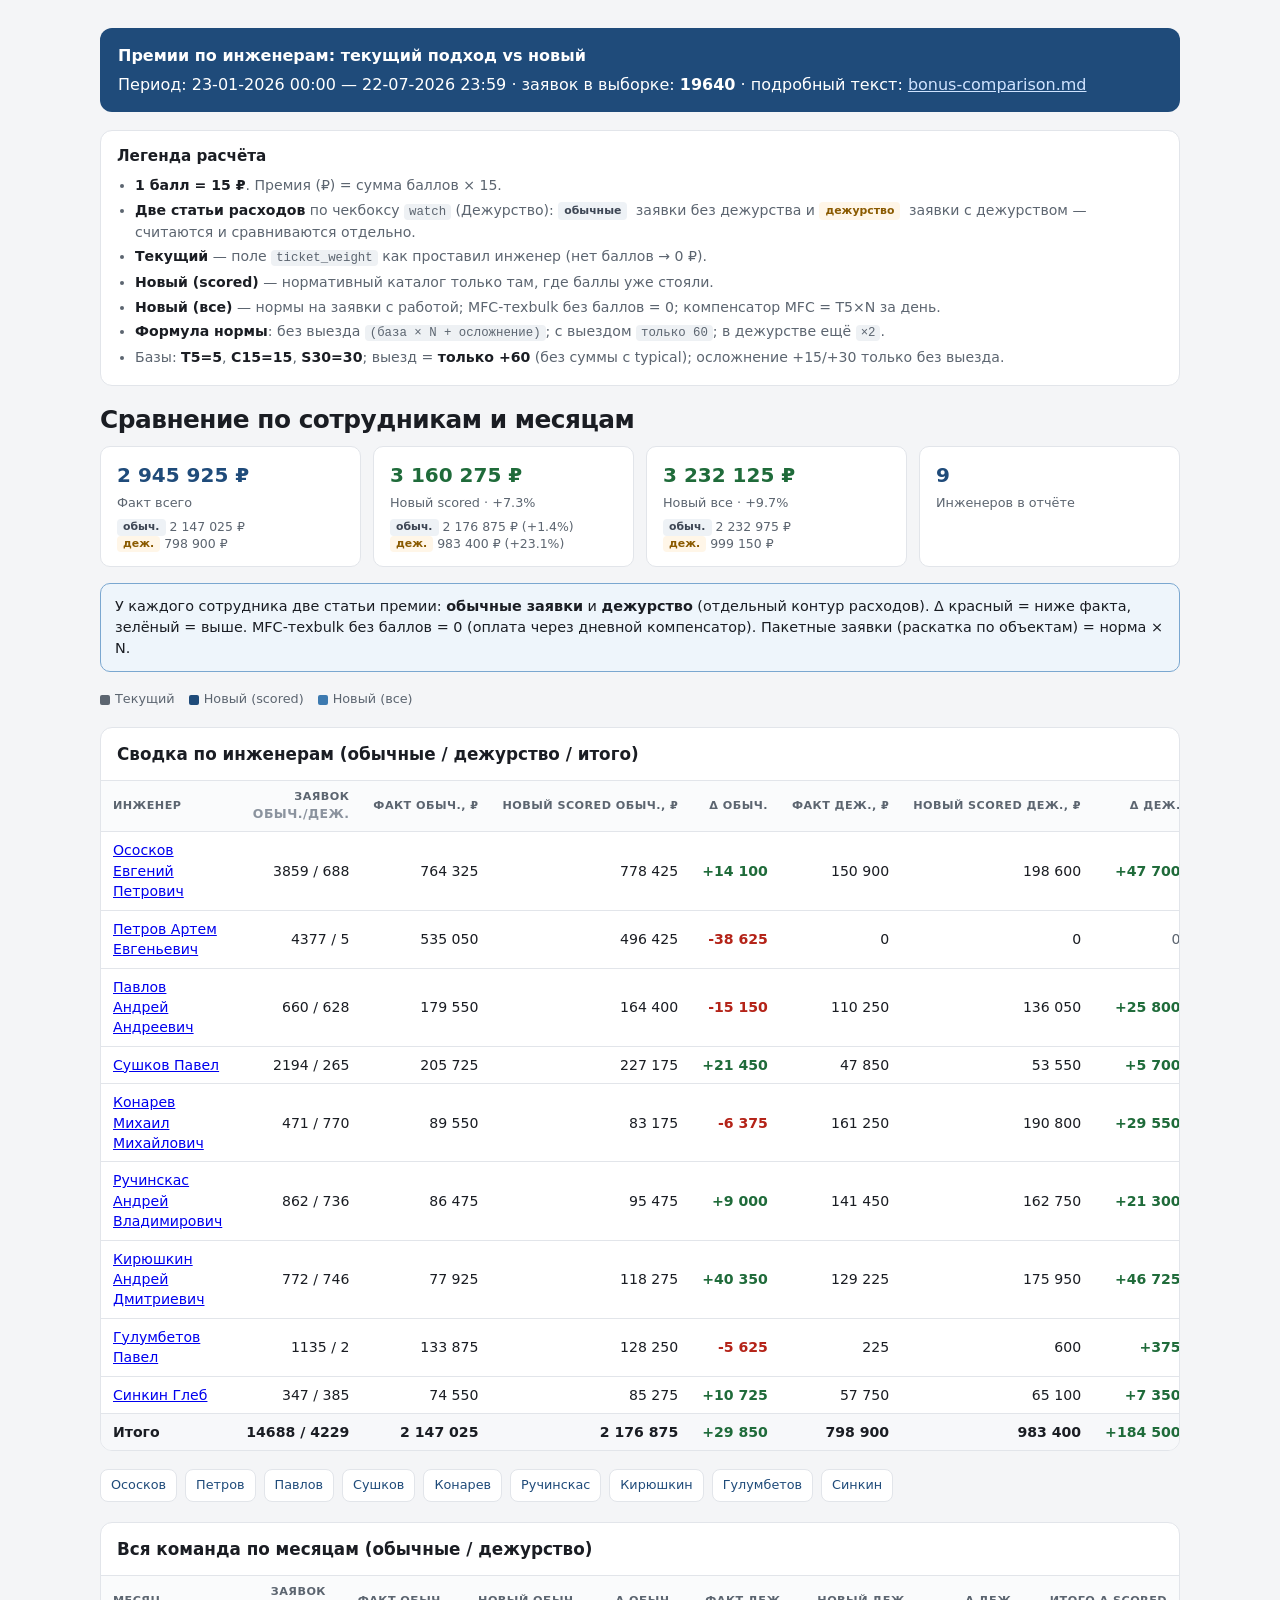
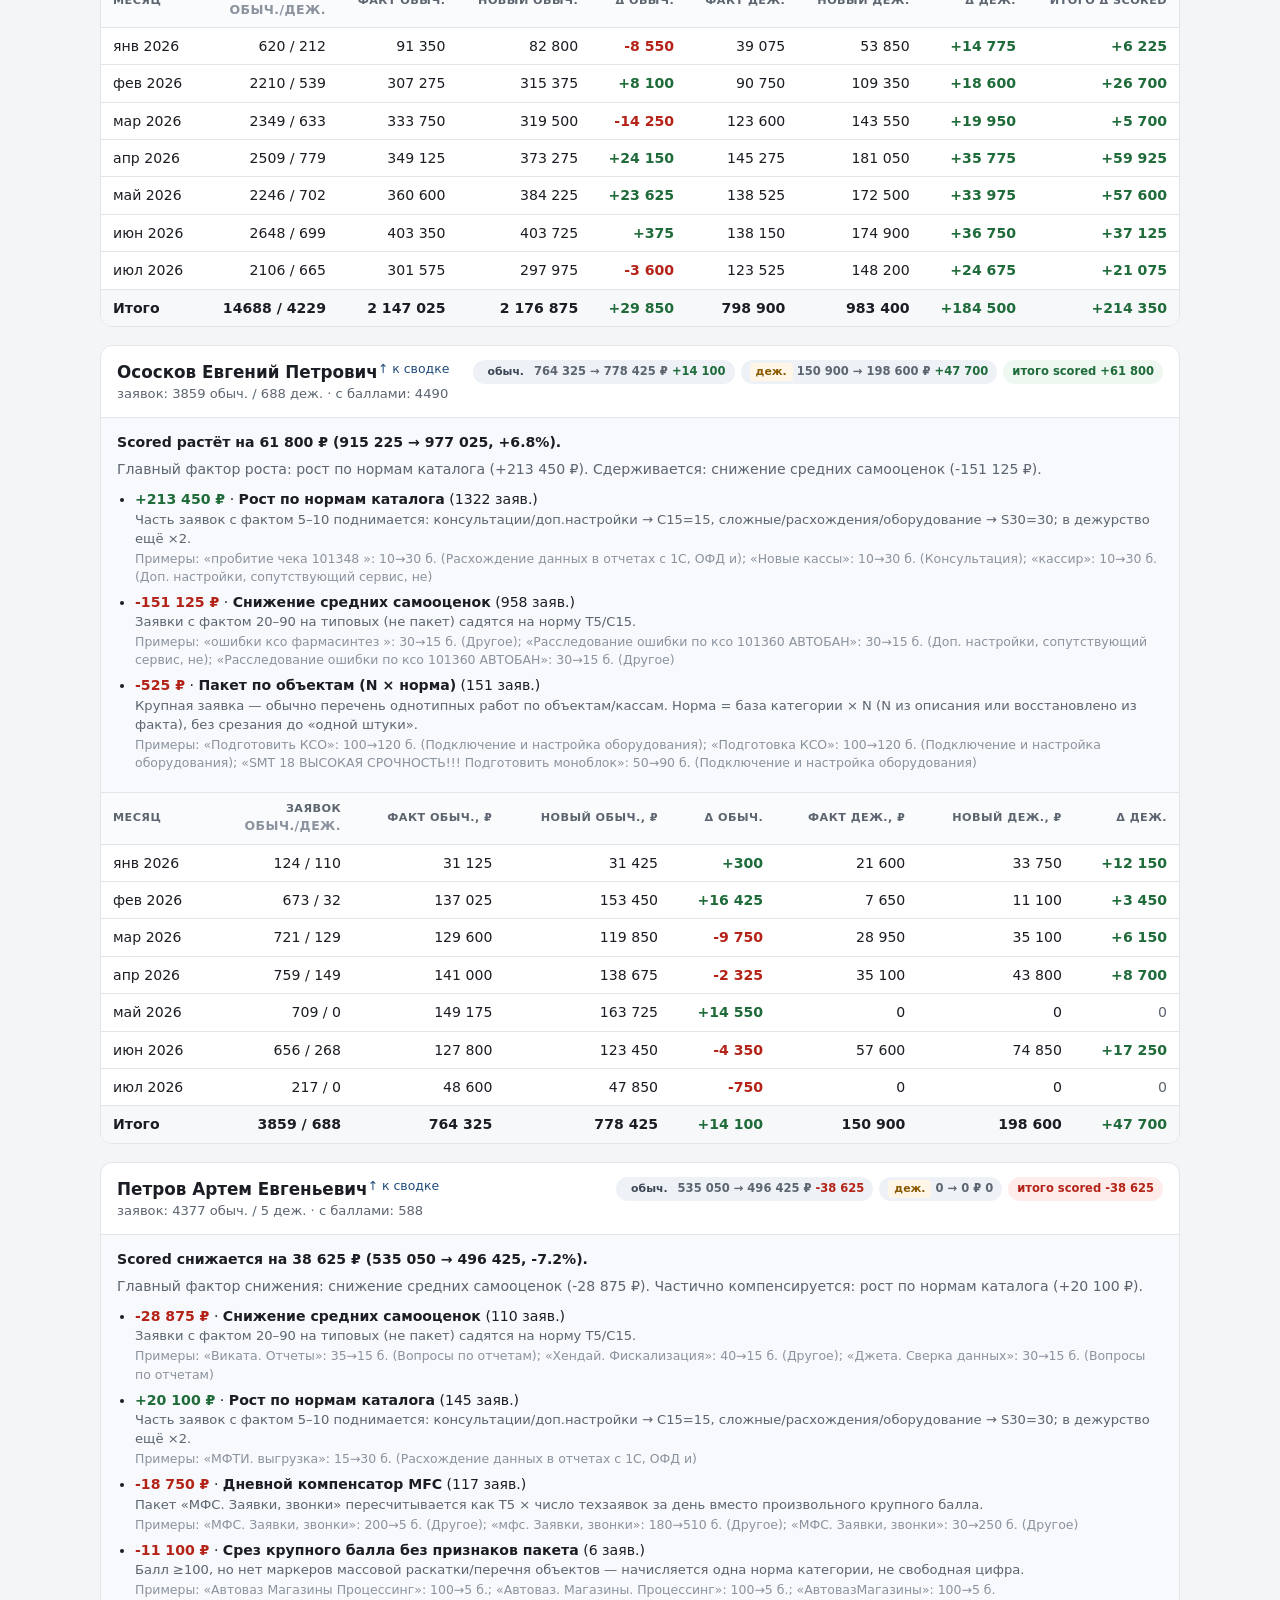
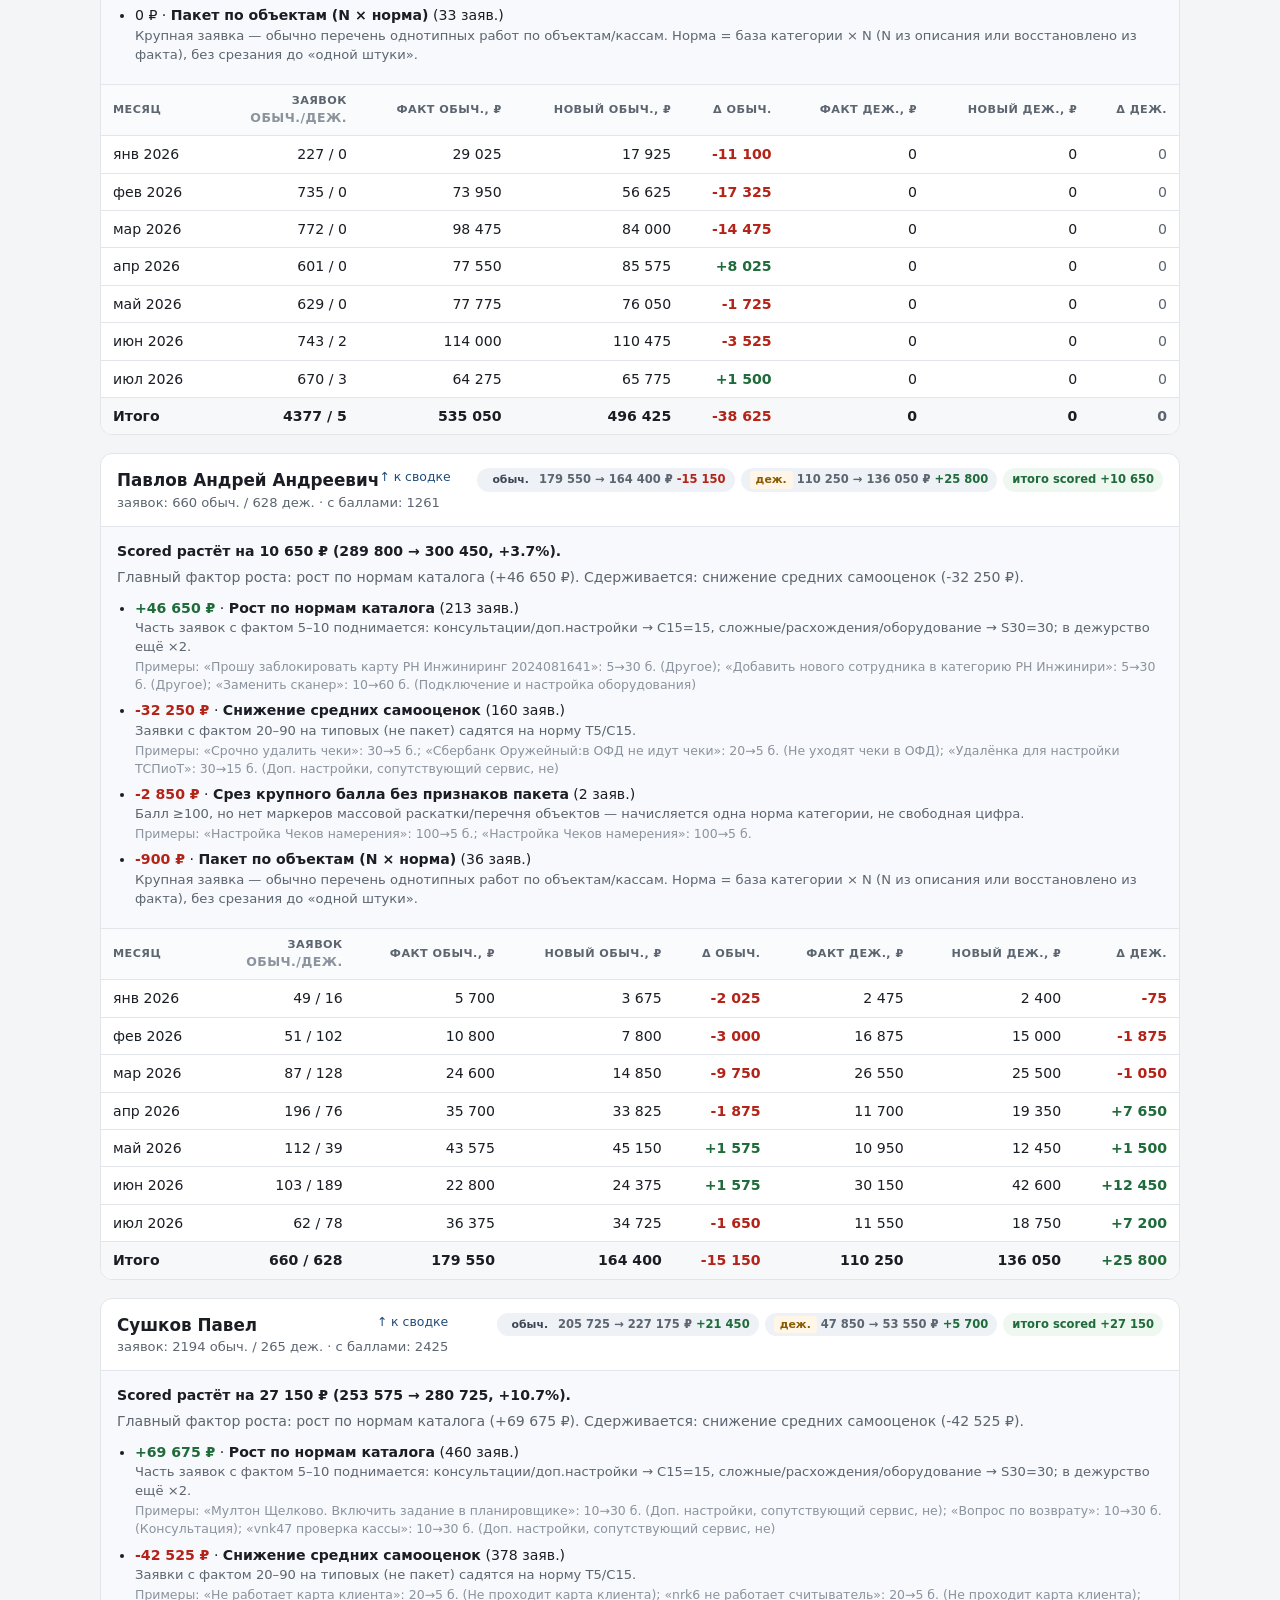
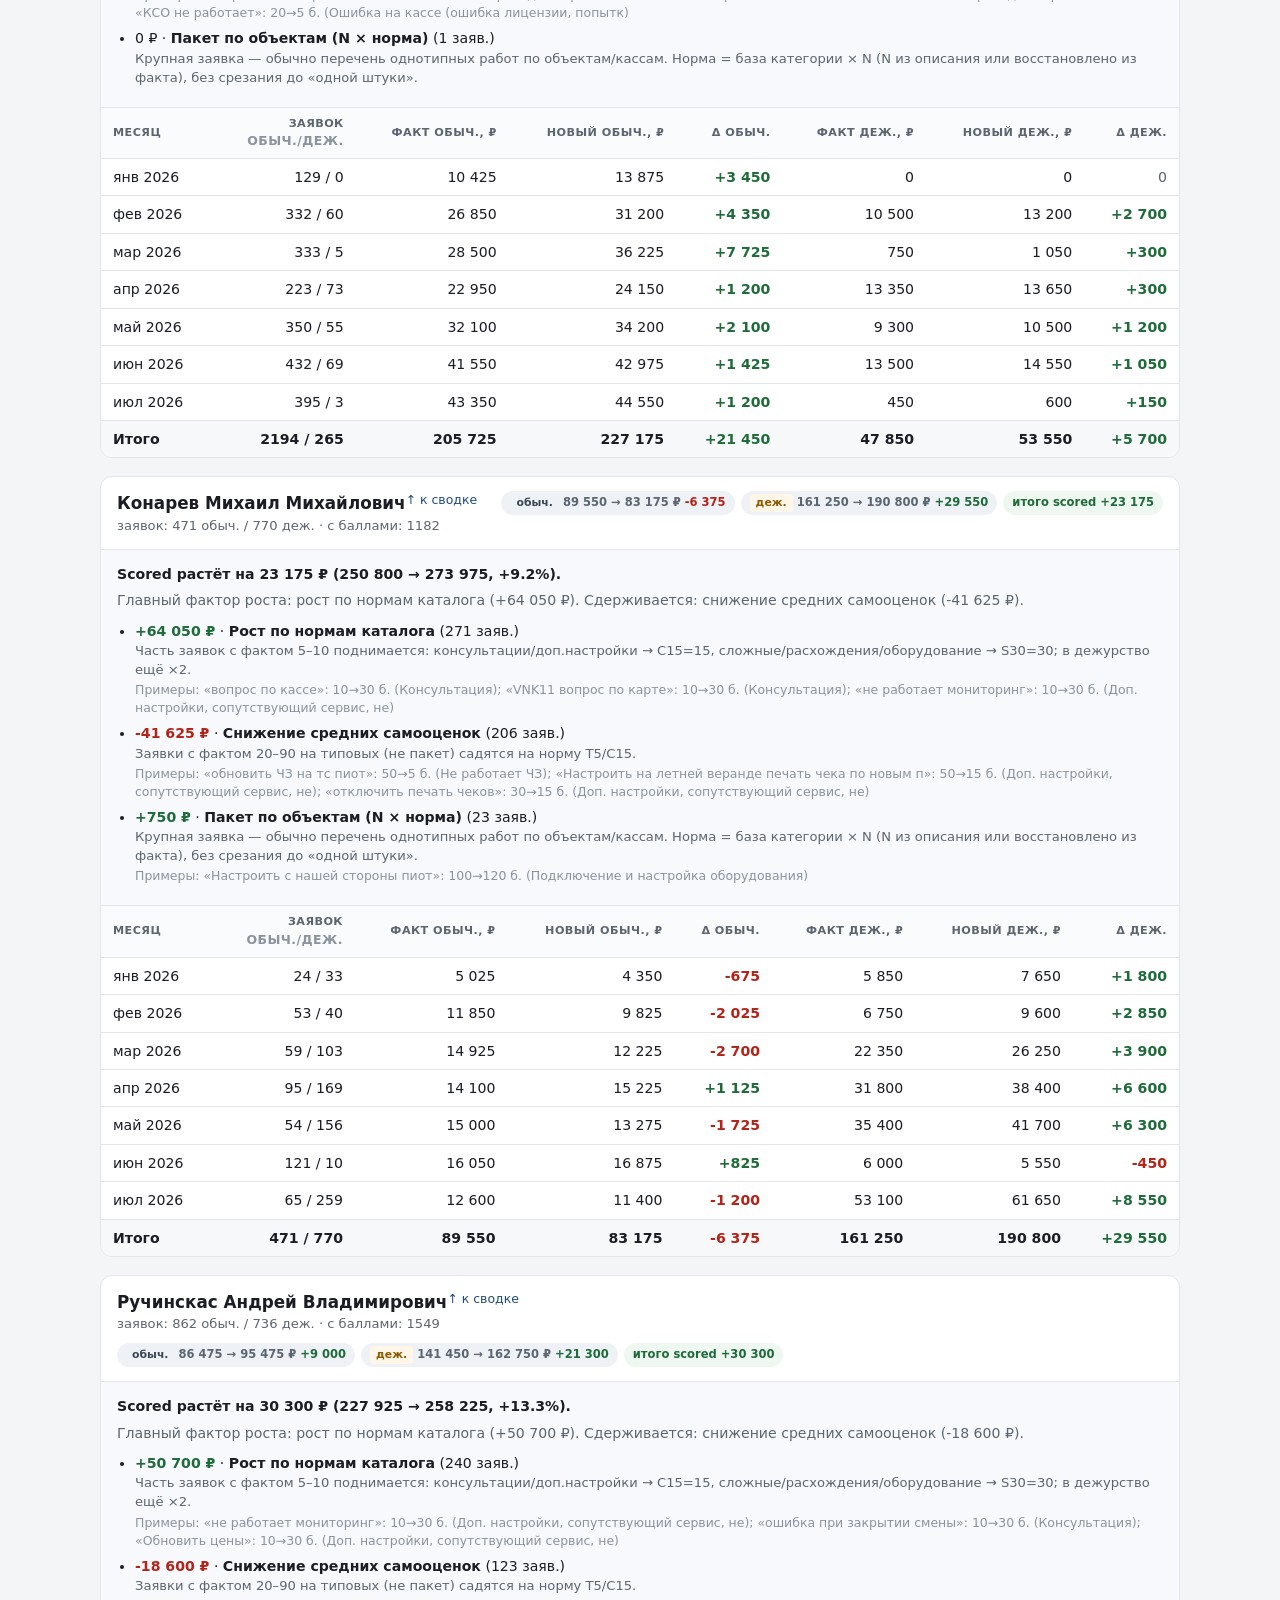
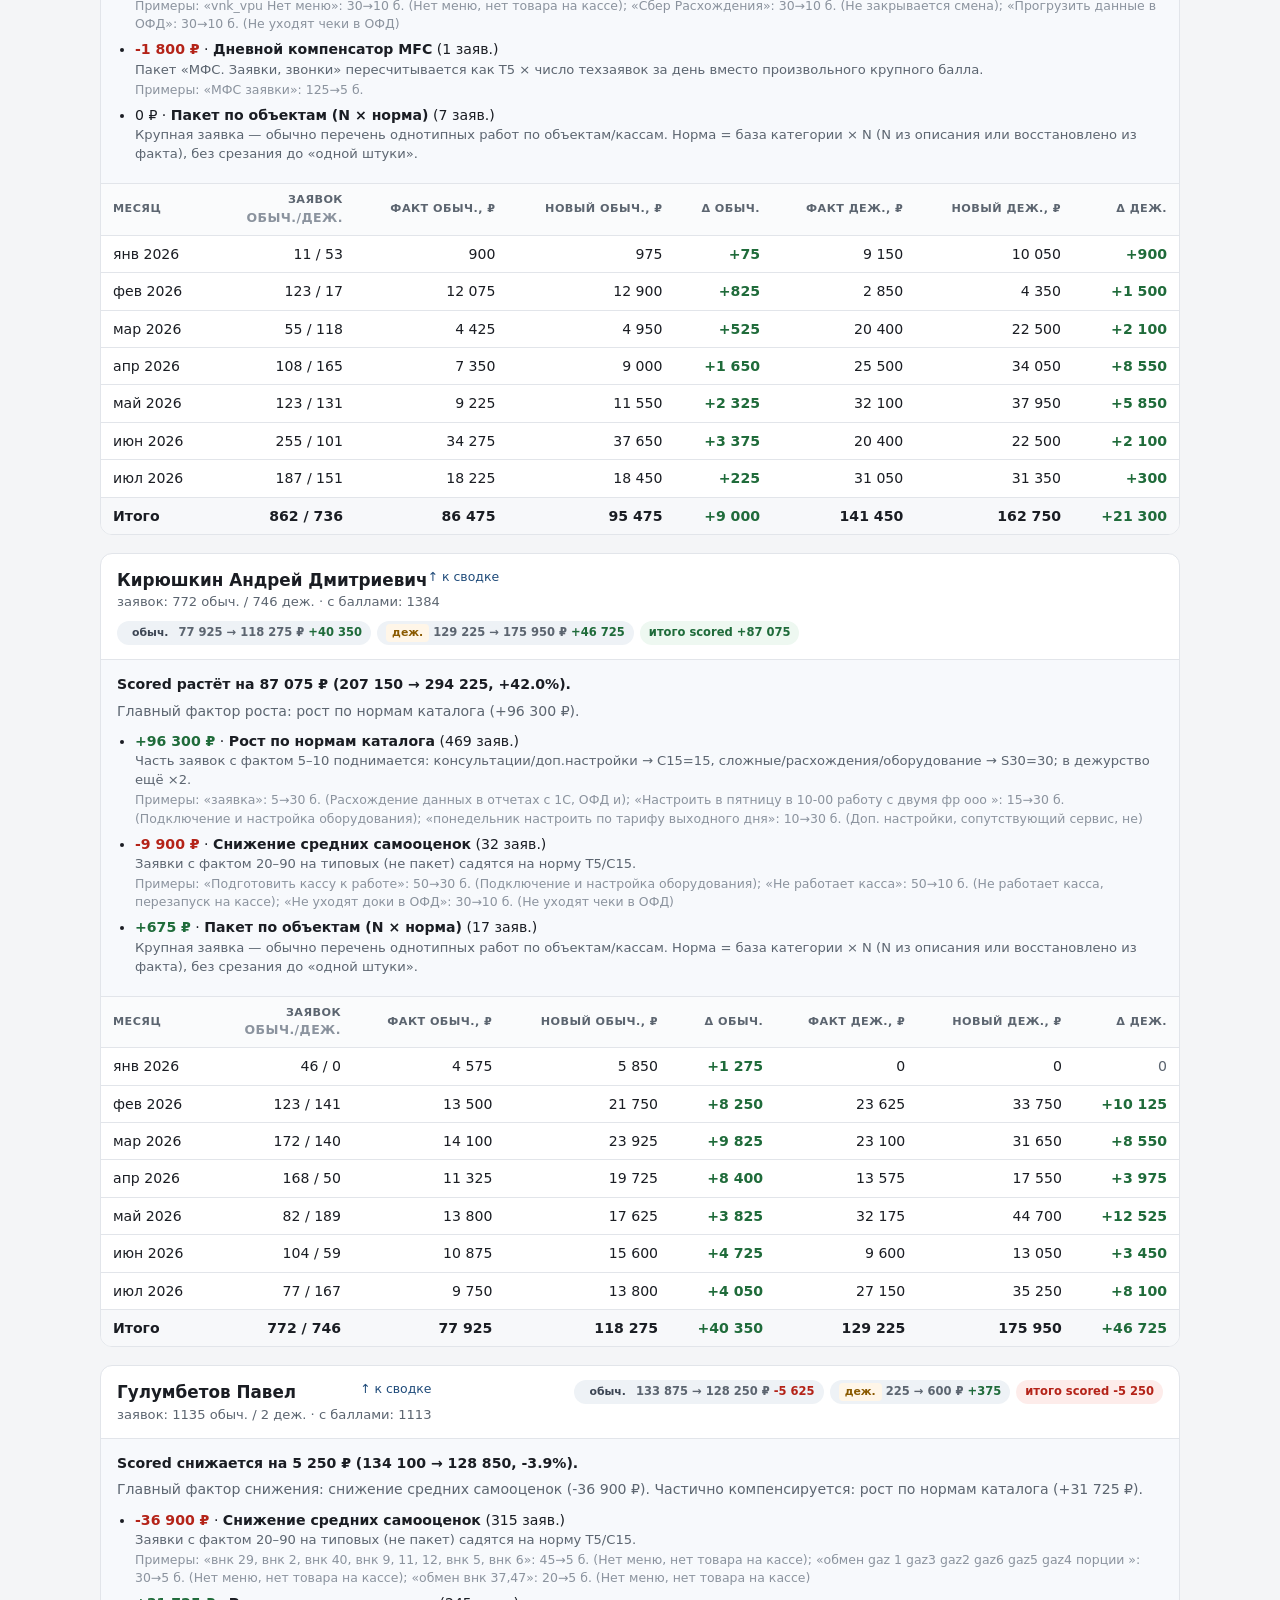
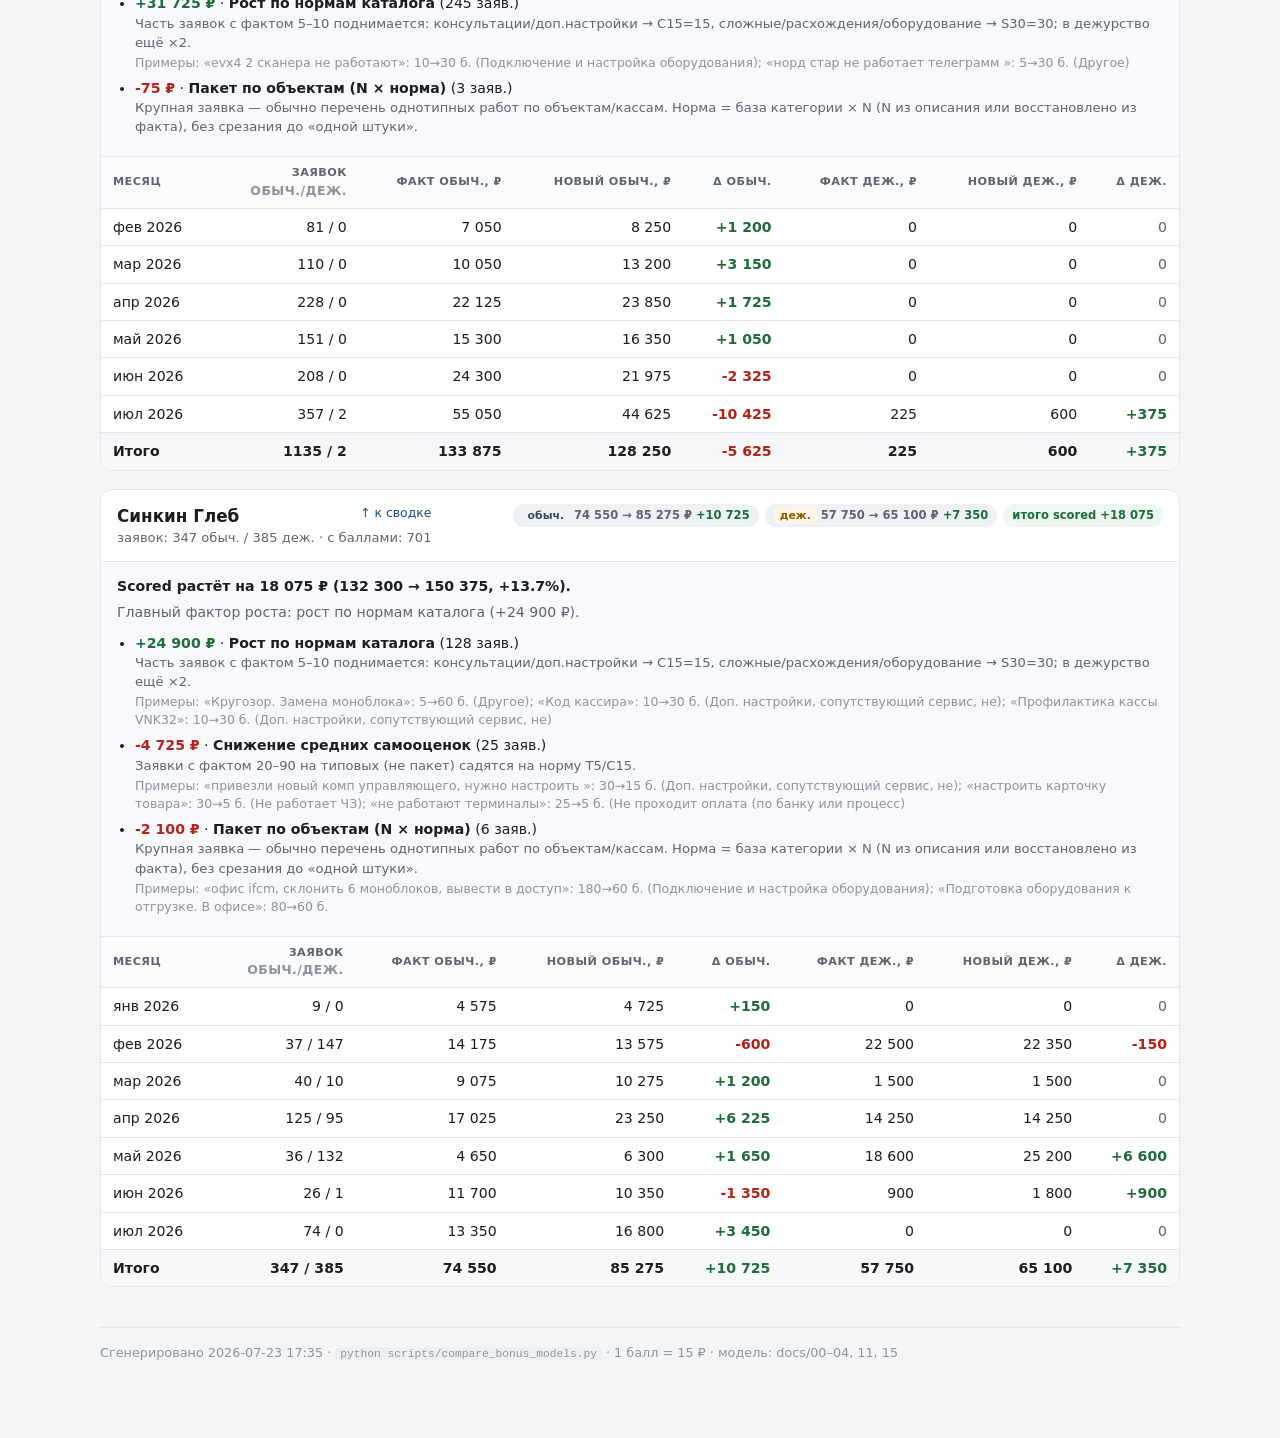
<file: analysis/bonus-comparison.html>
<!DOCTYPE html>
<html lang="ru">
<head>
  <meta charset="utf-8" />
  <meta name="viewport" content="width=device-width, initial-scale=1" />
  <title>Сравнение премий по инженерам — факт vs новый подход</title>
  <style>
    :root {
      --bg: #f4f5f7; --surface: #fff; --text: #1a1d23; --muted: #5c6570; --faint: #8b939e;
      --line: #e2e5ea; --accent: #1f4b7a; --warn-bg: #fff6e8; --warn-border: #e6b35c;
      --info-bg: #eef5fb; --info-border: #7aa7d0; --ok-bg: #eef8f1; --down: #b42318; --up: #1f6b3a;
      --bar-fact: #5c6570; --bar-new: #1f4b7a; --bar-all: #3d7ab0;
    }
    * { box-sizing: border-box; }
    body { margin: 0; font-family: "Segoe UI", system-ui, -apple-system, sans-serif; background: var(--bg); color: var(--text); line-height: 1.45; }
    .wrap { max-width: 1120px; margin: 0 auto; padding: 28px 20px 80px; }
    h1 { font-size: 1.55rem; font-weight: 700; margin: 0 0 8px; letter-spacing: -0.02em; }
    .lead { color: var(--muted); margin: 0 0 16px; max-width: 80ch; }
    .caption { color: var(--faint); font-size: 0.78rem; }
    .banner {
      background: #1f4b7a; color: #fff; border-radius: 12px; padding: 16px 18px; margin-bottom: 18px;
    }
    .banner a { color: #cfe3ff; }
    .stats { display: grid; grid-template-columns: repeat(4, 1fr); gap: 12px; margin-bottom: 16px; }
    @media (max-width: 900px) { .stats { grid-template-columns: repeat(2, 1fr); } }
    .stat { background: var(--surface); border: 1px solid var(--line); border-radius: 10px; padding: 14px 16px; }
    .stat .v { font-size: 1.25rem; font-weight: 700; color: var(--accent); }
    .stat .v.down { color: var(--down); }
    .stat .v.up { color: var(--up); }
    .stat .l { font-size: 0.8rem; color: var(--muted); margin-top: 4px; }
    .stat .sub { font-size: 0.78rem; color: var(--muted); margin-top: 6px; line-height: 1.35; }
    .legend-box {
      background: var(--surface); border: 1px solid var(--line); border-radius: 12px;
      padding: 14px 16px; margin: 0 0 16px; font-size: 0.88rem;
    }
    .legend-box h2 { font-size: 0.95rem; margin: 0 0 8px; }
    .legend-box ul { margin: 0; padding-left: 18px; }
    .legend-box li { margin: 4px 0; color: var(--muted); }
    .legend-box li b { color: var(--text); }
    .legend-box code { font-size: 0.88em; background: #eef1f4; padding: 1px 5px; border-radius: 4px; }
    .split-tag {
      display: inline-block; font-size: 0.68rem; font-weight: 700; padding: 1px 6px; border-radius: 4px;
      margin-right: 4px; vertical-align: middle;
    }
    .split-tag.reg { background: #eef2f6; color: #3d4654; }
    .split-tag.duty { background: #fff6e8; color: #8a5a00; }
    .callout { border-radius: 10px; padding: 12px 14px; margin: 12px 0 18px; border: 1px solid var(--info-border); background: var(--info-bg); font-size: 0.9rem; }
    .nav { display: flex; flex-wrap: wrap; gap: 8px; margin: 10px 0 20px; }
    .nav a {
      font-size: 0.8rem; color: var(--accent); text-decoration: none; border: 1px solid var(--line);
      background: var(--surface); padding: 6px 10px; border-radius: 8px;
    }
    .nav a:hover { border-color: var(--accent); }
    .card { background: var(--surface); border: 1px solid var(--line); border-radius: 12px; margin: 18px 0; overflow: hidden; }
    .card-h {
      padding: 14px 16px; border-bottom: 1px solid var(--line); display: flex; flex-wrap: wrap;
      justify-content: space-between; gap: 10px; align-items: flex-start;
    }
    .card-h .name { font-weight: 700; font-size: 1.05rem; }
    .card-h .meta { font-size: 0.82rem; color: var(--muted); }
    .pills { display: flex; flex-wrap: wrap; gap: 6px; }
    .pill {
      display: inline-block; font-size: 0.72rem; font-weight: 650; padding: 3px 9px; border-radius: 999px;
      background: #eef2f6; color: var(--muted);
    }
    .pill.down { background: #fdecea; color: var(--down); }
    .pill.up { background: var(--ok-bg); color: var(--up); }
    .pill.flat { background: #eef2f6; color: var(--muted); }
    table { width: 100%; border-collapse: collapse; font-size: 0.88rem; }
    th, td { padding: 8px 12px; border-bottom: 1px solid var(--line); text-align: left; vertical-align: middle; }
    th {
      font-size: 0.7rem; text-transform: uppercase; letter-spacing: 0.04em; color: var(--muted);
      font-weight: 600; background: #fafbfc;
    }
    td.num, th.num { text-align: right; font-variant-numeric: tabular-nums; white-space: nowrap; }
    tr.total td { font-weight: 650; background: #f7f8fa; border-bottom: 0; }
    tr:last-child td { border-bottom: 0; }
    .delta.down { color: var(--down); font-weight: 650; }
    .delta.up { color: var(--up); font-weight: 650; }
    .delta.flat { color: var(--muted); }
    .bars { display: flex; flex-direction: column; gap: 4px; min-width: 120px; }
    .bar-row { display: grid; grid-template-columns: 42px 1fr; gap: 6px; align-items: center; font-size: 0.68rem; color: var(--muted); }
    .bar-track { height: 8px; background: #eef1f4; border-radius: 4px; overflow: hidden; }
    .bar-fill { height: 100%; border-radius: 4px; }
    .bar-fill.fact { background: var(--bar-fact); }
    .bar-fill.new { background: var(--bar-new); }
    .bar-fill.all { background: var(--bar-all); }
    .legend { display: flex; flex-wrap: wrap; gap: 14px; font-size: 0.8rem; color: var(--muted); margin: 8px 0 0; }
    .legend i { display: inline-block; width: 10px; height: 10px; border-radius: 2px; margin-right: 5px; vertical-align: middle; }
    .legend .f { background: var(--bar-fact); }
    .legend .n { background: var(--bar-new); }
    .legend .a { background: var(--bar-all); }
    footer { margin-top: 40px; color: var(--faint); font-size: 0.8rem; border-top: 1px solid var(--line); padding-top: 16px; }
    code { font-size: 0.88em; background: #eef1f4; padding: 1px 5px; border-radius: 4px; }
    .top-link { float: right; font-size: 0.78rem; font-weight: 500; color: var(--accent); text-decoration: none; }
    .explain {
      margin: 0; padding: 14px 16px; border-bottom: 1px solid var(--line);
      background: #f7f9fc; font-size: 0.88rem;
    }
    .explain .lead { color: var(--text); margin: 0 0 6px; font-weight: 650; max-width: none; }
    .explain .dom { color: var(--muted); margin: 0 0 10px; }
    .explain ul { margin: 0; padding-left: 18px; }
    .explain li { margin: 6px 0; }
    .explain .why { color: var(--muted); font-size: 0.82rem; }
    .explain .ex { color: var(--faint); font-size: 0.78rem; margin-top: 2px; }
    .explain .amt.down { color: var(--down); font-weight: 650; }
    .explain .amt.up { color: var(--up); font-weight: 650; }
  </style>
</head>
<body>
  <div class="wrap">
    <div class="banner" id="top">
      <strong style="display:block;margin-bottom:6px">Премии по инженерам: текущий подход vs новый</strong>
      Период: 23-01-2026 00:00 — 22-07-2026 23:59
      · заявок в выборке: <b>19640</b>
      · подробный текст: <a href="bonus-comparison.md">bonus-comparison.md</a>
    </div>

    <div class="legend-box">
      <h2>Легенда расчёта</h2>
      <ul>
        <li><b>1 балл = 15 ₽</b>. Премия (₽) = сумма баллов × 15.</li>
        <li><b>Две статьи расходов</b> по чекбоксу <code>watch</code> (Дежурство):
          <span class="split-tag reg">обычные</span> заявки без дежурства и
          <span class="split-tag duty">дежурство</span> заявки с дежурством — считаются и сравниваются отдельно.</li>
        <li><b>Текущий</b> — поле <code>ticket_weight</code> как проставил инженер (нет баллов → 0 ₽).</li>
        <li><b>Новый (scored)</b> — нормативный каталог только там, где баллы уже стояли.</li>
        <li><b>Новый (все)</b> — нормы на заявки с работой; MFC-техbulk без баллов = 0; компенсатор MFC = T5×N за день.</li>
        <li><b>Формула нормы</b>: без выезда <code>(база × N + осложнение)</code>; с выездом <code>только 60</code>; в дежурстве ещё <code>×2</code>.</li>
        <li>Базы: <b>T5=5</b>, <b>C15=15</b>, <b>S30=30</b>; выезд = <b>только +60</b> (без суммы с typical); осложнение +15/+30 только без выезда.</li>
      </ul>
    </div>

    <h1>Сравнение по сотрудникам и месяцам</h1>

    <div class="stats">
      <div class="stat">
        <div class="v">2 945 925 ₽</div>
        <div class="l">Факт всего</div>
        <div class="sub"><span class="split-tag reg">обыч.</span>2 147 025 ₽<br>
          <span class="split-tag duty">деж.</span>798 900 ₽</div>
      </div>
      <div class="stat">
        <div class="v up">3 160 275 ₽</div>
        <div class="l">Новый scored · +7.3%</div>
        <div class="sub"><span class="split-tag reg">обыч.</span>2 176 875 ₽ (+1.4%)<br>
          <span class="split-tag duty">деж.</span>983 400 ₽ (+23.1%)</div>
      </div>
      <div class="stat">
        <div class="v up">3 232 125 ₽</div>
        <div class="l">Новый все · +9.7%</div>
        <div class="sub"><span class="split-tag reg">обыч.</span>2 232 975 ₽<br>
          <span class="split-tag duty">деж.</span>999 150 ₽</div>
      </div>
      <div class="stat"><div class="v">9</div><div class="l">Инженеров в отчёте</div></div>
    </div>

    <div class="callout">
      У каждого сотрудника две статьи премии: <b>обычные заявки</b> и <b>дежурство</b> (отдельный контур расходов).
      Δ красный = ниже факта, зелёный = выше. MFC-техbulk без баллов = 0 (оплата через дневной компенсатор).
      Пакетные заявки (раскатка по объектам) = норма × N.
    </div>

    <div class="legend">
      <span><i class="f"></i>Текущий</span>
      <span><i class="n"></i>Новый (scored)</span>
      <span><i class="a"></i>Новый (все)</span>
    </div>

<div class="card"><div class="card-h"><div class="name">Сводка по инженерам (обычные / дежурство / итого)</div></div>
<table>
      <thead>
        <tr>
          <th>Инженер</th>
          <th class="num">Заявок<br><span class="caption">обыч./деж.</span></th>
          <th class="num">Факт обыч., ₽</th>
          <th class="num">Новый scored обыч., ₽</th>
          <th class="num">Δ обыч.</th>
          <th class="num">Факт деж., ₽</th>
          <th class="num">Новый scored деж., ₽</th>
          <th class="num">Δ деж.</th>
          <th class="num">Итого Δ scored</th>
        </tr>
      </thead>
      <tbody>
<tr>
          <td><a href="#Ососков-Евгений-Петрович">Ососков Евгений Петрович</a></td>
          <td class="num">3859 / 688</td>
          <td class="num">764 325</td>
          <td class="num">778 425</td>
          <td class="num delta up">+14 100</td>
          <td class="num">150 900</td>
          <td class="num">198 600</td>
          <td class="num delta up">+47 700</td>
          <td class="num delta up">+61 800</td>
        </tr>
<tr>
          <td><a href="#Петров-Артем-Евгеньевич">Петров Артем Евгеньевич</a></td>
          <td class="num">4377 / 5</td>
          <td class="num">535 050</td>
          <td class="num">496 425</td>
          <td class="num delta down">-38 625</td>
          <td class="num">0</td>
          <td class="num">0</td>
          <td class="num delta flat">0</td>
          <td class="num delta down">-38 625</td>
        </tr>
<tr>
          <td><a href="#Павлов-Андрей-Андреевич">Павлов Андрей Андреевич</a></td>
          <td class="num">660 / 628</td>
          <td class="num">179 550</td>
          <td class="num">164 400</td>
          <td class="num delta down">-15 150</td>
          <td class="num">110 250</td>
          <td class="num">136 050</td>
          <td class="num delta up">+25 800</td>
          <td class="num delta up">+10 650</td>
        </tr>
<tr>
          <td><a href="#Сушков-Павел">Сушков Павел</a></td>
          <td class="num">2194 / 265</td>
          <td class="num">205 725</td>
          <td class="num">227 175</td>
          <td class="num delta up">+21 450</td>
          <td class="num">47 850</td>
          <td class="num">53 550</td>
          <td class="num delta up">+5 700</td>
          <td class="num delta up">+27 150</td>
        </tr>
<tr>
          <td><a href="#Конарев-Михаил-Михайлович">Конарев Михаил Михайлович</a></td>
          <td class="num">471 / 770</td>
          <td class="num">89 550</td>
          <td class="num">83 175</td>
          <td class="num delta down">-6 375</td>
          <td class="num">161 250</td>
          <td class="num">190 800</td>
          <td class="num delta up">+29 550</td>
          <td class="num delta up">+23 175</td>
        </tr>
<tr>
          <td><a href="#Ручинскас-Андрей-Владимирович">Ручинскас Андрей Владимирович</a></td>
          <td class="num">862 / 736</td>
          <td class="num">86 475</td>
          <td class="num">95 475</td>
          <td class="num delta up">+9 000</td>
          <td class="num">141 450</td>
          <td class="num">162 750</td>
          <td class="num delta up">+21 300</td>
          <td class="num delta up">+30 300</td>
        </tr>
<tr>
          <td><a href="#Кирюшкин-Андрей-Дмитриевич">Кирюшкин Андрей Дмитриевич</a></td>
          <td class="num">772 / 746</td>
          <td class="num">77 925</td>
          <td class="num">118 275</td>
          <td class="num delta up">+40 350</td>
          <td class="num">129 225</td>
          <td class="num">175 950</td>
          <td class="num delta up">+46 725</td>
          <td class="num delta up">+87 075</td>
        </tr>
<tr>
          <td><a href="#Гулумбетов-Павел">Гулумбетов Павел</a></td>
          <td class="num">1135 / 2</td>
          <td class="num">133 875</td>
          <td class="num">128 250</td>
          <td class="num delta down">-5 625</td>
          <td class="num">225</td>
          <td class="num">600</td>
          <td class="num delta up">+375</td>
          <td class="num delta down">-5 250</td>
        </tr>
<tr>
          <td><a href="#Синкин-Глеб">Синкин Глеб</a></td>
          <td class="num">347 / 385</td>
          <td class="num">74 550</td>
          <td class="num">85 275</td>
          <td class="num delta up">+10 725</td>
          <td class="num">57 750</td>
          <td class="num">65 100</td>
          <td class="num delta up">+7 350</td>
          <td class="num delta up">+18 075</td>
        </tr>
<tr class="total">
          <td>Итого</td>
          <td class="num">14688 / 4229</td>
          <td class="num">2 147 025</td>
          <td class="num">2 176 875</td>
          <td class="num delta up">+29 850</td>
          <td class="num">798 900</td>
          <td class="num">983 400</td>
          <td class="num delta up">+184 500</td>
          <td class="num delta up">+214 350</td>
        </tr>
</tbody></table></div>
<nav class="nav">
<a href="#Ососков-Евгений-Петрович">Ососков</a>
<a href="#Петров-Артем-Евгеньевич">Петров</a>
<a href="#Павлов-Андрей-Андреевич">Павлов</a>
<a href="#Сушков-Павел">Сушков</a>
<a href="#Конарев-Михаил-Михайлович">Конарев</a>
<a href="#Ручинскас-Андрей-Владимирович">Ручинскас</a>
<a href="#Кирюшкин-Андрей-Дмитриевич">Кирюшкин</a>
<a href="#Гулумбетов-Павел">Гулумбетов</a>
<a href="#Синкин-Глеб">Синкин</a>
</nav>
<div class="card" id="company-months">
      <div class="card-h"><div class="name">Вся команда по месяцам (обычные / дежурство)</div></div>
      <table>
        <thead>
          <tr>
            <th>Месяц</th>
            <th class="num">Заявок<br><span class="caption">обыч./деж.</span></th>
            <th class="num">Факт обыч.</th>
            <th class="num">Новый обыч.</th>
            <th class="num">Δ обыч.</th>
            <th class="num">Факт деж.</th>
            <th class="num">Новый деж.</th>
            <th class="num">Δ деж.</th>
            <th class="num">Итого Δ scored</th>
          </tr>
        </thead>
        <tbody>
<tr>
          <td>янв 2026</td>
          <td class="num">620 / 212</td>
          <td class="num">91 350</td>
          <td class="num">82 800</td>
          <td class="num delta down">-8 550</td>
          <td class="num">39 075</td>
          <td class="num">53 850</td>
          <td class="num delta up">+14 775</td>
          <td class="num delta up">+6 225</td>
        </tr>
<tr>
          <td>фев 2026</td>
          <td class="num">2210 / 539</td>
          <td class="num">307 275</td>
          <td class="num">315 375</td>
          <td class="num delta up">+8 100</td>
          <td class="num">90 750</td>
          <td class="num">109 350</td>
          <td class="num delta up">+18 600</td>
          <td class="num delta up">+26 700</td>
        </tr>
<tr>
          <td>мар 2026</td>
          <td class="num">2349 / 633</td>
          <td class="num">333 750</td>
          <td class="num">319 500</td>
          <td class="num delta down">-14 250</td>
          <td class="num">123 600</td>
          <td class="num">143 550</td>
          <td class="num delta up">+19 950</td>
          <td class="num delta up">+5 700</td>
        </tr>
<tr>
          <td>апр 2026</td>
          <td class="num">2509 / 779</td>
          <td class="num">349 125</td>
          <td class="num">373 275</td>
          <td class="num delta up">+24 150</td>
          <td class="num">145 275</td>
          <td class="num">181 050</td>
          <td class="num delta up">+35 775</td>
          <td class="num delta up">+59 925</td>
        </tr>
<tr>
          <td>май 2026</td>
          <td class="num">2246 / 702</td>
          <td class="num">360 600</td>
          <td class="num">384 225</td>
          <td class="num delta up">+23 625</td>
          <td class="num">138 525</td>
          <td class="num">172 500</td>
          <td class="num delta up">+33 975</td>
          <td class="num delta up">+57 600</td>
        </tr>
<tr>
          <td>июн 2026</td>
          <td class="num">2648 / 699</td>
          <td class="num">403 350</td>
          <td class="num">403 725</td>
          <td class="num delta up">+375</td>
          <td class="num">138 150</td>
          <td class="num">174 900</td>
          <td class="num delta up">+36 750</td>
          <td class="num delta up">+37 125</td>
        </tr>
<tr>
          <td>июл 2026</td>
          <td class="num">2106 / 665</td>
          <td class="num">301 575</td>
          <td class="num">297 975</td>
          <td class="num delta down">-3 600</td>
          <td class="num">123 525</td>
          <td class="num">148 200</td>
          <td class="num delta up">+24 675</td>
          <td class="num delta up">+21 075</td>
        </tr>
<tr class="total">
          <td>Итого</td>
          <td class="num">14688 / 4229</td>
          <td class="num">2 147 025</td>
          <td class="num">2 176 875</td>
          <td class="num delta up">+29 850</td>
          <td class="num">798 900</td>
          <td class="num">983 400</td>
          <td class="num delta up">+184 500</td>
          <td class="num delta up">+214 350</td>
        </tr>
</tbody></table></div>
<div class="card" id="Ососков-Евгений-Петрович">
      <div class="card-h">
        <div>
          <div class="name">Ососков Евгений Петрович <a class="top-link" href="#top">↑ к сводке</a></div>
          <div class="meta">заявок: 3859 обыч. / 688 деж. · с баллами: 4490</div>
        </div>
        <div class="pills">
          <span class="pill"><span class="split-tag reg">обыч.</span>764 325 → 778 425 ₽
            <span class="delta up">+14 100</span></span>
          <span class="pill"><span class="split-tag duty">деж.</span>150 900 → 198 600 ₽
            <span class="delta up">+47 700</span></span>
          <span class="pill up">итого scored +61 800</span>
        </div>
      </div>

<div class="explain">
<p class="lead">Scored растёт на 61 800 ₽ (915 225 → 977 025, +6.8%).</p>
<p class="dom">Главный фактор роста: рост по нормам каталога (+213 450 ₽). Сдерживается: снижение средних самооценок (-151 125 ₽).</p>
<ul>
<li>
<span class="amt up">+213 450 ₽</span> · <b>Рост по нормам каталога</b> (1322 заяв.)
<div class="why">Часть заявок с фактом 5–10 поднимается: консультации/доп.настройки → C15=15, сложные/расхождения/оборудование → S30=30; в дежурство ещё ×2.</div>
<div class="ex">Примеры: «пробитие чека 101348 »: 10→30 б. (Расхождение данных в отчетах с 1С, ОФД и); «Новые кассы»: 10→30 б. (Консультация); «кассир»: 10→30 б. (Доп. настройки, сопутствующий сервис, не)</div>
</li>
<li>
<span class="amt down">-151 125 ₽</span> · <b>Снижение средних самооценок</b> (958 заяв.)
<div class="why">Заявки с фактом 20–90 на типовых (не пакет) садятся на норму T5/C15.</div>
<div class="ex">Примеры: «ошибки ксо фармасинтез »: 30→15 б. (Другое); «Расследование ошибки по ксо 101360 АВТОБАН»: 30→15 б. (Доп. настройки, сопутствующий сервис, не); «Расследование ошибки по ксо 101360 АВТОБАН»: 30→15 б. (Другое)</div>
</li>
<li>
<span class="amt down">-525 ₽</span> · <b>Пакет по объектам (N × норма)</b> (151 заяв.)
<div class="why">Крупная заявка — обычно перечень однотипных работ по объектам/кассам. Норма = база категории × N (N из описания или восстановлено из факта), без срезания до «одной штуки».</div>
<div class="ex">Примеры: «Подготовить КСО»: 100→120 б. (Подключение и настройка оборудования); «Подготовка КСО»: 100→120 б. (Подключение и настройка оборудования); «SMT 18 ВЫСОКАЯ СРОЧНОСТЬ!!! Подготовить моноблок»: 50→90 б. (Подключение и настройка оборудования)</div>
</li>
</ul>
</div>
      <table>
        <thead>
          <tr>
            <th>Месяц</th>
            <th class="num">Заявок<br><span class="caption">обыч./деж.</span></th>
            <th class="num">Факт обыч., ₽</th>
            <th class="num">Новый обыч., ₽</th>
            <th class="num">Δ обыч.</th>
            <th class="num">Факт деж., ₽</th>
            <th class="num">Новый деж., ₽</th>
            <th class="num">Δ деж.</th>
          </tr>
        </thead>
        <tbody>
<tr>
          <td>янв 2026</td>
          <td class="num">124 / 110</td>
          <td class="num">31 125</td>
          <td class="num">31 425</td>
          <td class="num delta up">+300</td>
          <td class="num">21 600</td>
          <td class="num">33 750</td>
          <td class="num delta up">+12 150</td>
        </tr>
<tr>
          <td>фев 2026</td>
          <td class="num">673 / 32</td>
          <td class="num">137 025</td>
          <td class="num">153 450</td>
          <td class="num delta up">+16 425</td>
          <td class="num">7 650</td>
          <td class="num">11 100</td>
          <td class="num delta up">+3 450</td>
        </tr>
<tr>
          <td>мар 2026</td>
          <td class="num">721 / 129</td>
          <td class="num">129 600</td>
          <td class="num">119 850</td>
          <td class="num delta down">-9 750</td>
          <td class="num">28 950</td>
          <td class="num">35 100</td>
          <td class="num delta up">+6 150</td>
        </tr>
<tr>
          <td>апр 2026</td>
          <td class="num">759 / 149</td>
          <td class="num">141 000</td>
          <td class="num">138 675</td>
          <td class="num delta down">-2 325</td>
          <td class="num">35 100</td>
          <td class="num">43 800</td>
          <td class="num delta up">+8 700</td>
        </tr>
<tr>
          <td>май 2026</td>
          <td class="num">709 / 0</td>
          <td class="num">149 175</td>
          <td class="num">163 725</td>
          <td class="num delta up">+14 550</td>
          <td class="num">0</td>
          <td class="num">0</td>
          <td class="num delta flat">0</td>
        </tr>
<tr>
          <td>июн 2026</td>
          <td class="num">656 / 268</td>
          <td class="num">127 800</td>
          <td class="num">123 450</td>
          <td class="num delta down">-4 350</td>
          <td class="num">57 600</td>
          <td class="num">74 850</td>
          <td class="num delta up">+17 250</td>
        </tr>
<tr>
          <td>июл 2026</td>
          <td class="num">217 / 0</td>
          <td class="num">48 600</td>
          <td class="num">47 850</td>
          <td class="num delta down">-750</td>
          <td class="num">0</td>
          <td class="num">0</td>
          <td class="num delta flat">0</td>
        </tr>
<tr class="total">
          <td>Итого</td>
          <td class="num">3859 / 688</td>
          <td class="num">764 325</td>
          <td class="num">778 425</td>
          <td class="num delta up">+14 100</td>
          <td class="num">150 900</td>
          <td class="num">198 600</td>
          <td class="num delta up">+47 700</td>
        </tr>
</tbody></table></div>
<div class="card" id="Петров-Артем-Евгеньевич">
      <div class="card-h">
        <div>
          <div class="name">Петров Артем Евгеньевич <a class="top-link" href="#top">↑ к сводке</a></div>
          <div class="meta">заявок: 4377 обыч. / 5 деж. · с баллами: 588</div>
        </div>
        <div class="pills">
          <span class="pill"><span class="split-tag reg">обыч.</span>535 050 → 496 425 ₽
            <span class="delta down">-38 625</span></span>
          <span class="pill"><span class="split-tag duty">деж.</span>0 → 0 ₽
            <span class="delta flat">0</span></span>
          <span class="pill down">итого scored -38 625</span>
        </div>
      </div>

<div class="explain">
<p class="lead">Scored снижается на 38 625 ₽ (535 050 → 496 425, -7.2%).</p>
<p class="dom">Главный фактор снижения: снижение средних самооценок (-28 875 ₽). Частично компенсируется: рост по нормам каталога (+20 100 ₽).</p>
<ul>
<li>
<span class="amt down">-28 875 ₽</span> · <b>Снижение средних самооценок</b> (110 заяв.)
<div class="why">Заявки с фактом 20–90 на типовых (не пакет) садятся на норму T5/C15.</div>
<div class="ex">Примеры: «Виката. Отчеты»: 35→15 б. (Вопросы по отчетам); «Хендай. Фискализация»: 40→15 б. (Другое); «Джета. Сверка данных»: 30→15 б. (Вопросы по отчетам)</div>
</li>
<li>
<span class="amt up">+20 100 ₽</span> · <b>Рост по нормам каталога</b> (145 заяв.)
<div class="why">Часть заявок с фактом 5–10 поднимается: консультации/доп.настройки → C15=15, сложные/расхождения/оборудование → S30=30; в дежурство ещё ×2.</div>
<div class="ex">Примеры: «МФТИ. выгрузка»: 15→30 б. (Расхождение данных в отчетах с 1С, ОФД и)</div>
</li>
<li>
<span class="amt down">-18 750 ₽</span> · <b>Дневной компенсатор MFC</b> (117 заяв.)
<div class="why">Пакет «МФС. Заявки, звонки» пересчитывается как T5 × число техзаявок за день вместо произвольного крупного балла.</div>
<div class="ex">Примеры: «МФС. Заявки, звонки»: 200→5 б. (Другое); «мфс. Заявки, звонки»: 180→510 б. (Другое); «МФС. Заявки, звонки»: 30→250 б. (Другое)</div>
</li>
<li>
<span class="amt down">-11 100 ₽</span> · <b>Срез крупного балла без признаков пакета</b> (6 заяв.)
<div class="why">Балл ≥100, но нет маркеров массовой раскатки/перечня объектов — начисляется одна норма категории, не свободная цифра.</div>
<div class="ex">Примеры: «Автоваз Магазины Процессинг»: 100→5 б.; «Автоваз. Магазины. Процессинг»: 100→5 б.; «АвтовазМагазины»: 100→5 б.</div>
</li>
<li>
<span class="amt flat">0 ₽</span> · <b>Пакет по объектам (N × норма)</b> (33 заяв.)
<div class="why">Крупная заявка — обычно перечень однотипных работ по объектам/кассам. Норма = база категории × N (N из описания или восстановлено из факта), без срезания до «одной штуки».</div>
</li>
</ul>
</div>
      <table>
        <thead>
          <tr>
            <th>Месяц</th>
            <th class="num">Заявок<br><span class="caption">обыч./деж.</span></th>
            <th class="num">Факт обыч., ₽</th>
            <th class="num">Новый обыч., ₽</th>
            <th class="num">Δ обыч.</th>
            <th class="num">Факт деж., ₽</th>
            <th class="num">Новый деж., ₽</th>
            <th class="num">Δ деж.</th>
          </tr>
        </thead>
        <tbody>
<tr>
          <td>янв 2026</td>
          <td class="num">227 / 0</td>
          <td class="num">29 025</td>
          <td class="num">17 925</td>
          <td class="num delta down">-11 100</td>
          <td class="num">0</td>
          <td class="num">0</td>
          <td class="num delta flat">0</td>
        </tr>
<tr>
          <td>фев 2026</td>
          <td class="num">735 / 0</td>
          <td class="num">73 950</td>
          <td class="num">56 625</td>
          <td class="num delta down">-17 325</td>
          <td class="num">0</td>
          <td class="num">0</td>
          <td class="num delta flat">0</td>
        </tr>
<tr>
          <td>мар 2026</td>
          <td class="num">772 / 0</td>
          <td class="num">98 475</td>
          <td class="num">84 000</td>
          <td class="num delta down">-14 475</td>
          <td class="num">0</td>
          <td class="num">0</td>
          <td class="num delta flat">0</td>
        </tr>
<tr>
          <td>апр 2026</td>
          <td class="num">601 / 0</td>
          <td class="num">77 550</td>
          <td class="num">85 575</td>
          <td class="num delta up">+8 025</td>
          <td class="num">0</td>
          <td class="num">0</td>
          <td class="num delta flat">0</td>
        </tr>
<tr>
          <td>май 2026</td>
          <td class="num">629 / 0</td>
          <td class="num">77 775</td>
          <td class="num">76 050</td>
          <td class="num delta down">-1 725</td>
          <td class="num">0</td>
          <td class="num">0</td>
          <td class="num delta flat">0</td>
        </tr>
<tr>
          <td>июн 2026</td>
          <td class="num">743 / 2</td>
          <td class="num">114 000</td>
          <td class="num">110 475</td>
          <td class="num delta down">-3 525</td>
          <td class="num">0</td>
          <td class="num">0</td>
          <td class="num delta flat">0</td>
        </tr>
<tr>
          <td>июл 2026</td>
          <td class="num">670 / 3</td>
          <td class="num">64 275</td>
          <td class="num">65 775</td>
          <td class="num delta up">+1 500</td>
          <td class="num">0</td>
          <td class="num">0</td>
          <td class="num delta flat">0</td>
        </tr>
<tr class="total">
          <td>Итого</td>
          <td class="num">4377 / 5</td>
          <td class="num">535 050</td>
          <td class="num">496 425</td>
          <td class="num delta down">-38 625</td>
          <td class="num">0</td>
          <td class="num">0</td>
          <td class="num delta flat">0</td>
        </tr>
</tbody></table></div>
<div class="card" id="Павлов-Андрей-Андреевич">
      <div class="card-h">
        <div>
          <div class="name">Павлов Андрей Андреевич <a class="top-link" href="#top">↑ к сводке</a></div>
          <div class="meta">заявок: 660 обыч. / 628 деж. · с баллами: 1261</div>
        </div>
        <div class="pills">
          <span class="pill"><span class="split-tag reg">обыч.</span>179 550 → 164 400 ₽
            <span class="delta down">-15 150</span></span>
          <span class="pill"><span class="split-tag duty">деж.</span>110 250 → 136 050 ₽
            <span class="delta up">+25 800</span></span>
          <span class="pill up">итого scored +10 650</span>
        </div>
      </div>

<div class="explain">
<p class="lead">Scored растёт на 10 650 ₽ (289 800 → 300 450, +3.7%).</p>
<p class="dom">Главный фактор роста: рост по нормам каталога (+46 650 ₽). Сдерживается: снижение средних самооценок (-32 250 ₽).</p>
<ul>
<li>
<span class="amt up">+46 650 ₽</span> · <b>Рост по нормам каталога</b> (213 заяв.)
<div class="why">Часть заявок с фактом 5–10 поднимается: консультации/доп.настройки → C15=15, сложные/расхождения/оборудование → S30=30; в дежурство ещё ×2.</div>
<div class="ex">Примеры: «Прошу заблокировать карту РН Инжиниринг 2024081641»: 5→30 б. (Другое); «Добавить нового сотрудника в категорию РН Инжинири»: 5→30 б. (Другое); «Заменить сканер»: 10→60 б. (Подключение и настройка оборудования)</div>
</li>
<li>
<span class="amt down">-32 250 ₽</span> · <b>Снижение средних самооценок</b> (160 заяв.)
<div class="why">Заявки с фактом 20–90 на типовых (не пакет) садятся на норму T5/C15.</div>
<div class="ex">Примеры: «Срочно удалить чеки»: 30→5 б.; «Сбербанк Оружейный:в ОФД не идут чеки»: 20→5 б. (Не уходят чеки в ОФД); «Удалёнка для настройки ТСПиоТ»: 30→15 б. (Доп. настройки, сопутствующий сервис, не)</div>
</li>
<li>
<span class="amt down">-2 850 ₽</span> · <b>Срез крупного балла без признаков пакета</b> (2 заяв.)
<div class="why">Балл ≥100, но нет маркеров массовой раскатки/перечня объектов — начисляется одна норма категории, не свободная цифра.</div>
<div class="ex">Примеры: «Настройка Чеков намерения»: 100→5 б.; «Настройка Чеков намерения»: 100→5 б.</div>
</li>
<li>
<span class="amt down">-900 ₽</span> · <b>Пакет по объектам (N × норма)</b> (36 заяв.)
<div class="why">Крупная заявка — обычно перечень однотипных работ по объектам/кассам. Норма = база категории × N (N из описания или восстановлено из факта), без срезания до «одной штуки».</div>
</li>
</ul>
</div>
      <table>
        <thead>
          <tr>
            <th>Месяц</th>
            <th class="num">Заявок<br><span class="caption">обыч./деж.</span></th>
            <th class="num">Факт обыч., ₽</th>
            <th class="num">Новый обыч., ₽</th>
            <th class="num">Δ обыч.</th>
            <th class="num">Факт деж., ₽</th>
            <th class="num">Новый деж., ₽</th>
            <th class="num">Δ деж.</th>
          </tr>
        </thead>
        <tbody>
<tr>
          <td>янв 2026</td>
          <td class="num">49 / 16</td>
          <td class="num">5 700</td>
          <td class="num">3 675</td>
          <td class="num delta down">-2 025</td>
          <td class="num">2 475</td>
          <td class="num">2 400</td>
          <td class="num delta down">-75</td>
        </tr>
<tr>
          <td>фев 2026</td>
          <td class="num">51 / 102</td>
          <td class="num">10 800</td>
          <td class="num">7 800</td>
          <td class="num delta down">-3 000</td>
          <td class="num">16 875</td>
          <td class="num">15 000</td>
          <td class="num delta down">-1 875</td>
        </tr>
<tr>
          <td>мар 2026</td>
          <td class="num">87 / 128</td>
          <td class="num">24 600</td>
          <td class="num">14 850</td>
          <td class="num delta down">-9 750</td>
          <td class="num">26 550</td>
          <td class="num">25 500</td>
          <td class="num delta down">-1 050</td>
        </tr>
<tr>
          <td>апр 2026</td>
          <td class="num">196 / 76</td>
          <td class="num">35 700</td>
          <td class="num">33 825</td>
          <td class="num delta down">-1 875</td>
          <td class="num">11 700</td>
          <td class="num">19 350</td>
          <td class="num delta up">+7 650</td>
        </tr>
<tr>
          <td>май 2026</td>
          <td class="num">112 / 39</td>
          <td class="num">43 575</td>
          <td class="num">45 150</td>
          <td class="num delta up">+1 575</td>
          <td class="num">10 950</td>
          <td class="num">12 450</td>
          <td class="num delta up">+1 500</td>
        </tr>
<tr>
          <td>июн 2026</td>
          <td class="num">103 / 189</td>
          <td class="num">22 800</td>
          <td class="num">24 375</td>
          <td class="num delta up">+1 575</td>
          <td class="num">30 150</td>
          <td class="num">42 600</td>
          <td class="num delta up">+12 450</td>
        </tr>
<tr>
          <td>июл 2026</td>
          <td class="num">62 / 78</td>
          <td class="num">36 375</td>
          <td class="num">34 725</td>
          <td class="num delta down">-1 650</td>
          <td class="num">11 550</td>
          <td class="num">18 750</td>
          <td class="num delta up">+7 200</td>
        </tr>
<tr class="total">
          <td>Итого</td>
          <td class="num">660 / 628</td>
          <td class="num">179 550</td>
          <td class="num">164 400</td>
          <td class="num delta down">-15 150</td>
          <td class="num">110 250</td>
          <td class="num">136 050</td>
          <td class="num delta up">+25 800</td>
        </tr>
</tbody></table></div>
<div class="card" id="Сушков-Павел">
      <div class="card-h">
        <div>
          <div class="name">Сушков Павел <a class="top-link" href="#top">↑ к сводке</a></div>
          <div class="meta">заявок: 2194 обыч. / 265 деж. · с баллами: 2425</div>
        </div>
        <div class="pills">
          <span class="pill"><span class="split-tag reg">обыч.</span>205 725 → 227 175 ₽
            <span class="delta up">+21 450</span></span>
          <span class="pill"><span class="split-tag duty">деж.</span>47 850 → 53 550 ₽
            <span class="delta up">+5 700</span></span>
          <span class="pill up">итого scored +27 150</span>
        </div>
      </div>

<div class="explain">
<p class="lead">Scored растёт на 27 150 ₽ (253 575 → 280 725, +10.7%).</p>
<p class="dom">Главный фактор роста: рост по нормам каталога (+69 675 ₽). Сдерживается: снижение средних самооценок (-42 525 ₽).</p>
<ul>
<li>
<span class="amt up">+69 675 ₽</span> · <b>Рост по нормам каталога</b> (460 заяв.)
<div class="why">Часть заявок с фактом 5–10 поднимается: консультации/доп.настройки → C15=15, сложные/расхождения/оборудование → S30=30; в дежурство ещё ×2.</div>
<div class="ex">Примеры: «Мултон Щелково. Включить задание в планировщике»: 10→30 б. (Доп. настройки, сопутствующий сервис, не); «Вопрос по возврату»: 10→30 б. (Консультация); «vnk47 проверка кассы»: 10→30 б. (Доп. настройки, сопутствующий сервис, не)</div>
</li>
<li>
<span class="amt down">-42 525 ₽</span> · <b>Снижение средних самооценок</b> (378 заяв.)
<div class="why">Заявки с фактом 20–90 на типовых (не пакет) садятся на норму T5/C15.</div>
<div class="ex">Примеры: «Не работает карта клиента»: 20→5 б. (Не проходит карта клиента); «nrk6 не работает считыватель»: 20→5 б. (Не проходит карта клиента); «КСО не работает»: 20→5 б. (Ошибка на кассе (ошибка лицензии, попытк)</div>
</li>
<li>
<span class="amt flat">0 ₽</span> · <b>Пакет по объектам (N × норма)</b> (1 заяв.)
<div class="why">Крупная заявка — обычно перечень однотипных работ по объектам/кассам. Норма = база категории × N (N из описания или восстановлено из факта), без срезания до «одной штуки».</div>
</li>
</ul>
</div>
      <table>
        <thead>
          <tr>
            <th>Месяц</th>
            <th class="num">Заявок<br><span class="caption">обыч./деж.</span></th>
            <th class="num">Факт обыч., ₽</th>
            <th class="num">Новый обыч., ₽</th>
            <th class="num">Δ обыч.</th>
            <th class="num">Факт деж., ₽</th>
            <th class="num">Новый деж., ₽</th>
            <th class="num">Δ деж.</th>
          </tr>
        </thead>
        <tbody>
<tr>
          <td>янв 2026</td>
          <td class="num">129 / 0</td>
          <td class="num">10 425</td>
          <td class="num">13 875</td>
          <td class="num delta up">+3 450</td>
          <td class="num">0</td>
          <td class="num">0</td>
          <td class="num delta flat">0</td>
        </tr>
<tr>
          <td>фев 2026</td>
          <td class="num">332 / 60</td>
          <td class="num">26 850</td>
          <td class="num">31 200</td>
          <td class="num delta up">+4 350</td>
          <td class="num">10 500</td>
          <td class="num">13 200</td>
          <td class="num delta up">+2 700</td>
        </tr>
<tr>
          <td>мар 2026</td>
          <td class="num">333 / 5</td>
          <td class="num">28 500</td>
          <td class="num">36 225</td>
          <td class="num delta up">+7 725</td>
          <td class="num">750</td>
          <td class="num">1 050</td>
          <td class="num delta up">+300</td>
        </tr>
<tr>
          <td>апр 2026</td>
          <td class="num">223 / 73</td>
          <td class="num">22 950</td>
          <td class="num">24 150</td>
          <td class="num delta up">+1 200</td>
          <td class="num">13 350</td>
          <td class="num">13 650</td>
          <td class="num delta up">+300</td>
        </tr>
<tr>
          <td>май 2026</td>
          <td class="num">350 / 55</td>
          <td class="num">32 100</td>
          <td class="num">34 200</td>
          <td class="num delta up">+2 100</td>
          <td class="num">9 300</td>
          <td class="num">10 500</td>
          <td class="num delta up">+1 200</td>
        </tr>
<tr>
          <td>июн 2026</td>
          <td class="num">432 / 69</td>
          <td class="num">41 550</td>
          <td class="num">42 975</td>
          <td class="num delta up">+1 425</td>
          <td class="num">13 500</td>
          <td class="num">14 550</td>
          <td class="num delta up">+1 050</td>
        </tr>
<tr>
          <td>июл 2026</td>
          <td class="num">395 / 3</td>
          <td class="num">43 350</td>
          <td class="num">44 550</td>
          <td class="num delta up">+1 200</td>
          <td class="num">450</td>
          <td class="num">600</td>
          <td class="num delta up">+150</td>
        </tr>
<tr class="total">
          <td>Итого</td>
          <td class="num">2194 / 265</td>
          <td class="num">205 725</td>
          <td class="num">227 175</td>
          <td class="num delta up">+21 450</td>
          <td class="num">47 850</td>
          <td class="num">53 550</td>
          <td class="num delta up">+5 700</td>
        </tr>
</tbody></table></div>
<div class="card" id="Конарев-Михаил-Михайлович">
      <div class="card-h">
        <div>
          <div class="name">Конарев Михаил Михайлович <a class="top-link" href="#top">↑ к сводке</a></div>
          <div class="meta">заявок: 471 обыч. / 770 деж. · с баллами: 1182</div>
        </div>
        <div class="pills">
          <span class="pill"><span class="split-tag reg">обыч.</span>89 550 → 83 175 ₽
            <span class="delta down">-6 375</span></span>
          <span class="pill"><span class="split-tag duty">деж.</span>161 250 → 190 800 ₽
            <span class="delta up">+29 550</span></span>
          <span class="pill up">итого scored +23 175</span>
        </div>
      </div>

<div class="explain">
<p class="lead">Scored растёт на 23 175 ₽ (250 800 → 273 975, +9.2%).</p>
<p class="dom">Главный фактор роста: рост по нормам каталога (+64 050 ₽). Сдерживается: снижение средних самооценок (-41 625 ₽).</p>
<ul>
<li>
<span class="amt up">+64 050 ₽</span> · <b>Рост по нормам каталога</b> (271 заяв.)
<div class="why">Часть заявок с фактом 5–10 поднимается: консультации/доп.настройки → C15=15, сложные/расхождения/оборудование → S30=30; в дежурство ещё ×2.</div>
<div class="ex">Примеры: «вопрос по кассе»: 10→30 б. (Консультация); «VNK11 вопрос по карте»: 10→30 б. (Консультация); «не работает мониторинг»: 10→30 б. (Доп. настройки, сопутствующий сервис, не)</div>
</li>
<li>
<span class="amt down">-41 625 ₽</span> · <b>Снижение средних самооценок</b> (206 заяв.)
<div class="why">Заявки с фактом 20–90 на типовых (не пакет) садятся на норму T5/C15.</div>
<div class="ex">Примеры: «обновить ЧЗ на тс пиот»: 50→5 б. (Не работает ЧЗ); «Настроить на летней веранде печать чека по новым п»: 50→15 б. (Доп. настройки, сопутствующий сервис, не); «отключить печать чеков»: 30→15 б. (Доп. настройки, сопутствующий сервис, не)</div>
</li>
<li>
<span class="amt up">+750 ₽</span> · <b>Пакет по объектам (N × норма)</b> (23 заяв.)
<div class="why">Крупная заявка — обычно перечень однотипных работ по объектам/кассам. Норма = база категории × N (N из описания или восстановлено из факта), без срезания до «одной штуки».</div>
<div class="ex">Примеры: «Настроить с нашей стороны пиот»: 100→120 б. (Подключение и настройка оборудования)</div>
</li>
</ul>
</div>
      <table>
        <thead>
          <tr>
            <th>Месяц</th>
            <th class="num">Заявок<br><span class="caption">обыч./деж.</span></th>
            <th class="num">Факт обыч., ₽</th>
            <th class="num">Новый обыч., ₽</th>
            <th class="num">Δ обыч.</th>
            <th class="num">Факт деж., ₽</th>
            <th class="num">Новый деж., ₽</th>
            <th class="num">Δ деж.</th>
          </tr>
        </thead>
        <tbody>
<tr>
          <td>янв 2026</td>
          <td class="num">24 / 33</td>
          <td class="num">5 025</td>
          <td class="num">4 350</td>
          <td class="num delta down">-675</td>
          <td class="num">5 850</td>
          <td class="num">7 650</td>
          <td class="num delta up">+1 800</td>
        </tr>
<tr>
          <td>фев 2026</td>
          <td class="num">53 / 40</td>
          <td class="num">11 850</td>
          <td class="num">9 825</td>
          <td class="num delta down">-2 025</td>
          <td class="num">6 750</td>
          <td class="num">9 600</td>
          <td class="num delta up">+2 850</td>
        </tr>
<tr>
          <td>мар 2026</td>
          <td class="num">59 / 103</td>
          <td class="num">14 925</td>
          <td class="num">12 225</td>
          <td class="num delta down">-2 700</td>
          <td class="num">22 350</td>
          <td class="num">26 250</td>
          <td class="num delta up">+3 900</td>
        </tr>
<tr>
          <td>апр 2026</td>
          <td class="num">95 / 169</td>
          <td class="num">14 100</td>
          <td class="num">15 225</td>
          <td class="num delta up">+1 125</td>
          <td class="num">31 800</td>
          <td class="num">38 400</td>
          <td class="num delta up">+6 600</td>
        </tr>
<tr>
          <td>май 2026</td>
          <td class="num">54 / 156</td>
          <td class="num">15 000</td>
          <td class="num">13 275</td>
          <td class="num delta down">-1 725</td>
          <td class="num">35 400</td>
          <td class="num">41 700</td>
          <td class="num delta up">+6 300</td>
        </tr>
<tr>
          <td>июн 2026</td>
          <td class="num">121 / 10</td>
          <td class="num">16 050</td>
          <td class="num">16 875</td>
          <td class="num delta up">+825</td>
          <td class="num">6 000</td>
          <td class="num">5 550</td>
          <td class="num delta down">-450</td>
        </tr>
<tr>
          <td>июл 2026</td>
          <td class="num">65 / 259</td>
          <td class="num">12 600</td>
          <td class="num">11 400</td>
          <td class="num delta down">-1 200</td>
          <td class="num">53 100</td>
          <td class="num">61 650</td>
          <td class="num delta up">+8 550</td>
        </tr>
<tr class="total">
          <td>Итого</td>
          <td class="num">471 / 770</td>
          <td class="num">89 550</td>
          <td class="num">83 175</td>
          <td class="num delta down">-6 375</td>
          <td class="num">161 250</td>
          <td class="num">190 800</td>
          <td class="num delta up">+29 550</td>
        </tr>
</tbody></table></div>
<div class="card" id="Ручинскас-Андрей-Владимирович">
      <div class="card-h">
        <div>
          <div class="name">Ручинскас Андрей Владимирович <a class="top-link" href="#top">↑ к сводке</a></div>
          <div class="meta">заявок: 862 обыч. / 736 деж. · с баллами: 1549</div>
        </div>
        <div class="pills">
          <span class="pill"><span class="split-tag reg">обыч.</span>86 475 → 95 475 ₽
            <span class="delta up">+9 000</span></span>
          <span class="pill"><span class="split-tag duty">деж.</span>141 450 → 162 750 ₽
            <span class="delta up">+21 300</span></span>
          <span class="pill up">итого scored +30 300</span>
        </div>
      </div>

<div class="explain">
<p class="lead">Scored растёт на 30 300 ₽ (227 925 → 258 225, +13.3%).</p>
<p class="dom">Главный фактор роста: рост по нормам каталога (+50 700 ₽). Сдерживается: снижение средних самооценок (-18 600 ₽).</p>
<ul>
<li>
<span class="amt up">+50 700 ₽</span> · <b>Рост по нормам каталога</b> (240 заяв.)
<div class="why">Часть заявок с фактом 5–10 поднимается: консультации/доп.настройки → C15=15, сложные/расхождения/оборудование → S30=30; в дежурство ещё ×2.</div>
<div class="ex">Примеры: «не работает мониторинг»: 10→30 б. (Доп. настройки, сопутствующий сервис, не); «ошибка при закрытии смены»: 10→30 б. (Консультация); «Обновить цены»: 10→30 б. (Доп. настройки, сопутствующий сервис, не)</div>
</li>
<li>
<span class="amt down">-18 600 ₽</span> · <b>Снижение средних самооценок</b> (123 заяв.)
<div class="why">Заявки с фактом 20–90 на типовых (не пакет) садятся на норму T5/C15.</div>
<div class="ex">Примеры: «vnk_vpu Нет меню»: 30→10 б. (Нет меню, нет товара на кассе); «Сбер Расхождения»: 30→10 б. (Не закрывается смена); «Прогрузить данные в ОФД»: 30→10 б. (Не уходят чеки в ОФД)</div>
</li>
<li>
<span class="amt down">-1 800 ₽</span> · <b>Дневной компенсатор MFC</b> (1 заяв.)
<div class="why">Пакет «МФС. Заявки, звонки» пересчитывается как T5 × число техзаявок за день вместо произвольного крупного балла.</div>
<div class="ex">Примеры: «МФС заявки»: 125→5 б.</div>
</li>
<li>
<span class="amt flat">0 ₽</span> · <b>Пакет по объектам (N × норма)</b> (7 заяв.)
<div class="why">Крупная заявка — обычно перечень однотипных работ по объектам/кассам. Норма = база категории × N (N из описания или восстановлено из факта), без срезания до «одной штуки».</div>
</li>
</ul>
</div>
      <table>
        <thead>
          <tr>
            <th>Месяц</th>
            <th class="num">Заявок<br><span class="caption">обыч./деж.</span></th>
            <th class="num">Факт обыч., ₽</th>
            <th class="num">Новый обыч., ₽</th>
            <th class="num">Δ обыч.</th>
            <th class="num">Факт деж., ₽</th>
            <th class="num">Новый деж., ₽</th>
            <th class="num">Δ деж.</th>
          </tr>
        </thead>
        <tbody>
<tr>
          <td>янв 2026</td>
          <td class="num">11 / 53</td>
          <td class="num">900</td>
          <td class="num">975</td>
          <td class="num delta up">+75</td>
          <td class="num">9 150</td>
          <td class="num">10 050</td>
          <td class="num delta up">+900</td>
        </tr>
<tr>
          <td>фев 2026</td>
          <td class="num">123 / 17</td>
          <td class="num">12 075</td>
          <td class="num">12 900</td>
          <td class="num delta up">+825</td>
          <td class="num">2 850</td>
          <td class="num">4 350</td>
          <td class="num delta up">+1 500</td>
        </tr>
<tr>
          <td>мар 2026</td>
          <td class="num">55 / 118</td>
          <td class="num">4 425</td>
          <td class="num">4 950</td>
          <td class="num delta up">+525</td>
          <td class="num">20 400</td>
          <td class="num">22 500</td>
          <td class="num delta up">+2 100</td>
        </tr>
<tr>
          <td>апр 2026</td>
          <td class="num">108 / 165</td>
          <td class="num">7 350</td>
          <td class="num">9 000</td>
          <td class="num delta up">+1 650</td>
          <td class="num">25 500</td>
          <td class="num">34 050</td>
          <td class="num delta up">+8 550</td>
        </tr>
<tr>
          <td>май 2026</td>
          <td class="num">123 / 131</td>
          <td class="num">9 225</td>
          <td class="num">11 550</td>
          <td class="num delta up">+2 325</td>
          <td class="num">32 100</td>
          <td class="num">37 950</td>
          <td class="num delta up">+5 850</td>
        </tr>
<tr>
          <td>июн 2026</td>
          <td class="num">255 / 101</td>
          <td class="num">34 275</td>
          <td class="num">37 650</td>
          <td class="num delta up">+3 375</td>
          <td class="num">20 400</td>
          <td class="num">22 500</td>
          <td class="num delta up">+2 100</td>
        </tr>
<tr>
          <td>июл 2026</td>
          <td class="num">187 / 151</td>
          <td class="num">18 225</td>
          <td class="num">18 450</td>
          <td class="num delta up">+225</td>
          <td class="num">31 050</td>
          <td class="num">31 350</td>
          <td class="num delta up">+300</td>
        </tr>
<tr class="total">
          <td>Итого</td>
          <td class="num">862 / 736</td>
          <td class="num">86 475</td>
          <td class="num">95 475</td>
          <td class="num delta up">+9 000</td>
          <td class="num">141 450</td>
          <td class="num">162 750</td>
          <td class="num delta up">+21 300</td>
        </tr>
</tbody></table></div>
<div class="card" id="Кирюшкин-Андрей-Дмитриевич">
      <div class="card-h">
        <div>
          <div class="name">Кирюшкин Андрей Дмитриевич <a class="top-link" href="#top">↑ к сводке</a></div>
          <div class="meta">заявок: 772 обыч. / 746 деж. · с баллами: 1384</div>
        </div>
        <div class="pills">
          <span class="pill"><span class="split-tag reg">обыч.</span>77 925 → 118 275 ₽
            <span class="delta up">+40 350</span></span>
          <span class="pill"><span class="split-tag duty">деж.</span>129 225 → 175 950 ₽
            <span class="delta up">+46 725</span></span>
          <span class="pill up">итого scored +87 075</span>
        </div>
      </div>

<div class="explain">
<p class="lead">Scored растёт на 87 075 ₽ (207 150 → 294 225, +42.0%).</p>
<p class="dom">Главный фактор роста: рост по нормам каталога (+96 300 ₽).</p>
<ul>
<li>
<span class="amt up">+96 300 ₽</span> · <b>Рост по нормам каталога</b> (469 заяв.)
<div class="why">Часть заявок с фактом 5–10 поднимается: консультации/доп.настройки → C15=15, сложные/расхождения/оборудование → S30=30; в дежурство ещё ×2.</div>
<div class="ex">Примеры: «заявка»: 5→30 б. (Расхождение данных в отчетах с 1С, ОФД и); «Настроить в пятницу в 10-00 работу с двумя фр ооо »: 15→30 б. (Подключение и настройка оборудования); «понедельник настроить по тарифу выходного дня»: 10→30 б. (Доп. настройки, сопутствующий сервис, не)</div>
</li>
<li>
<span class="amt down">-9 900 ₽</span> · <b>Снижение средних самооценок</b> (32 заяв.)
<div class="why">Заявки с фактом 20–90 на типовых (не пакет) садятся на норму T5/C15.</div>
<div class="ex">Примеры: «Подготовить кассу к работе»: 50→30 б. (Подключение и настройка оборудования); «Не работает касса»: 50→10 б. (Не работает касса, перезапуск на кассе); «Не уходят доки в ОФД»: 30→10 б. (Не уходят чеки в ОФД)</div>
</li>
<li>
<span class="amt up">+675 ₽</span> · <b>Пакет по объектам (N × норма)</b> (17 заяв.)
<div class="why">Крупная заявка — обычно перечень однотипных работ по объектам/кассам. Норма = база категории × N (N из описания или восстановлено из факта), без срезания до «одной штуки».</div>
</li>
</ul>
</div>
      <table>
        <thead>
          <tr>
            <th>Месяц</th>
            <th class="num">Заявок<br><span class="caption">обыч./деж.</span></th>
            <th class="num">Факт обыч., ₽</th>
            <th class="num">Новый обыч., ₽</th>
            <th class="num">Δ обыч.</th>
            <th class="num">Факт деж., ₽</th>
            <th class="num">Новый деж., ₽</th>
            <th class="num">Δ деж.</th>
          </tr>
        </thead>
        <tbody>
<tr>
          <td>янв 2026</td>
          <td class="num">46 / 0</td>
          <td class="num">4 575</td>
          <td class="num">5 850</td>
          <td class="num delta up">+1 275</td>
          <td class="num">0</td>
          <td class="num">0</td>
          <td class="num delta flat">0</td>
        </tr>
<tr>
          <td>фев 2026</td>
          <td class="num">123 / 141</td>
          <td class="num">13 500</td>
          <td class="num">21 750</td>
          <td class="num delta up">+8 250</td>
          <td class="num">23 625</td>
          <td class="num">33 750</td>
          <td class="num delta up">+10 125</td>
        </tr>
<tr>
          <td>мар 2026</td>
          <td class="num">172 / 140</td>
          <td class="num">14 100</td>
          <td class="num">23 925</td>
          <td class="num delta up">+9 825</td>
          <td class="num">23 100</td>
          <td class="num">31 650</td>
          <td class="num delta up">+8 550</td>
        </tr>
<tr>
          <td>апр 2026</td>
          <td class="num">168 / 50</td>
          <td class="num">11 325</td>
          <td class="num">19 725</td>
          <td class="num delta up">+8 400</td>
          <td class="num">13 575</td>
          <td class="num">17 550</td>
          <td class="num delta up">+3 975</td>
        </tr>
<tr>
          <td>май 2026</td>
          <td class="num">82 / 189</td>
          <td class="num">13 800</td>
          <td class="num">17 625</td>
          <td class="num delta up">+3 825</td>
          <td class="num">32 175</td>
          <td class="num">44 700</td>
          <td class="num delta up">+12 525</td>
        </tr>
<tr>
          <td>июн 2026</td>
          <td class="num">104 / 59</td>
          <td class="num">10 875</td>
          <td class="num">15 600</td>
          <td class="num delta up">+4 725</td>
          <td class="num">9 600</td>
          <td class="num">13 050</td>
          <td class="num delta up">+3 450</td>
        </tr>
<tr>
          <td>июл 2026</td>
          <td class="num">77 / 167</td>
          <td class="num">9 750</td>
          <td class="num">13 800</td>
          <td class="num delta up">+4 050</td>
          <td class="num">27 150</td>
          <td class="num">35 250</td>
          <td class="num delta up">+8 100</td>
        </tr>
<tr class="total">
          <td>Итого</td>
          <td class="num">772 / 746</td>
          <td class="num">77 925</td>
          <td class="num">118 275</td>
          <td class="num delta up">+40 350</td>
          <td class="num">129 225</td>
          <td class="num">175 950</td>
          <td class="num delta up">+46 725</td>
        </tr>
</tbody></table></div>
<div class="card" id="Гулумбетов-Павел">
      <div class="card-h">
        <div>
          <div class="name">Гулумбетов Павел <a class="top-link" href="#top">↑ к сводке</a></div>
          <div class="meta">заявок: 1135 обыч. / 2 деж. · с баллами: 1113</div>
        </div>
        <div class="pills">
          <span class="pill"><span class="split-tag reg">обыч.</span>133 875 → 128 250 ₽
            <span class="delta down">-5 625</span></span>
          <span class="pill"><span class="split-tag duty">деж.</span>225 → 600 ₽
            <span class="delta up">+375</span></span>
          <span class="pill down">итого scored -5 250</span>
        </div>
      </div>

<div class="explain">
<p class="lead">Scored снижается на 5 250 ₽ (134 100 → 128 850, -3.9%).</p>
<p class="dom">Главный фактор снижения: снижение средних самооценок (-36 900 ₽). Частично компенсируется: рост по нормам каталога (+31 725 ₽).</p>
<ul>
<li>
<span class="amt down">-36 900 ₽</span> · <b>Снижение средних самооценок</b> (315 заяв.)
<div class="why">Заявки с фактом 20–90 на типовых (не пакет) садятся на норму T5/C15.</div>
<div class="ex">Примеры: «внк 29, внк 2, внк 40, внк 9, 11, 12, внк 5, внк 6»: 45→5 б. (Нет меню, нет товара на кассе); «обмен gaz 1 gaz3 gaz2 gaz6 gaz5 gaz4 порции »: 30→5 б. (Нет меню, нет товара на кассе); «обмен внк 37,47»: 20→5 б. (Нет меню, нет товара на кассе)</div>
</li>
<li>
<span class="amt up">+31 725 ₽</span> · <b>Рост по нормам каталога</b> (245 заяв.)
<div class="why">Часть заявок с фактом 5–10 поднимается: консультации/доп.настройки → C15=15, сложные/расхождения/оборудование → S30=30; в дежурство ещё ×2.</div>
<div class="ex">Примеры: «evx4 2 сканера не работают»: 10→30 б. (Подключение и настройка оборудования); «норд стар не работает телеграмм »: 5→30 б. (Другое)</div>
</li>
<li>
<span class="amt down">-75 ₽</span> · <b>Пакет по объектам (N × норма)</b> (3 заяв.)
<div class="why">Крупная заявка — обычно перечень однотипных работ по объектам/кассам. Норма = база категории × N (N из описания или восстановлено из факта), без срезания до «одной штуки».</div>
</li>
</ul>
</div>
      <table>
        <thead>
          <tr>
            <th>Месяц</th>
            <th class="num">Заявок<br><span class="caption">обыч./деж.</span></th>
            <th class="num">Факт обыч., ₽</th>
            <th class="num">Новый обыч., ₽</th>
            <th class="num">Δ обыч.</th>
            <th class="num">Факт деж., ₽</th>
            <th class="num">Новый деж., ₽</th>
            <th class="num">Δ деж.</th>
          </tr>
        </thead>
        <tbody>
<tr>
          <td>фев 2026</td>
          <td class="num">81 / 0</td>
          <td class="num">7 050</td>
          <td class="num">8 250</td>
          <td class="num delta up">+1 200</td>
          <td class="num">0</td>
          <td class="num">0</td>
          <td class="num delta flat">0</td>
        </tr>
<tr>
          <td>мар 2026</td>
          <td class="num">110 / 0</td>
          <td class="num">10 050</td>
          <td class="num">13 200</td>
          <td class="num delta up">+3 150</td>
          <td class="num">0</td>
          <td class="num">0</td>
          <td class="num delta flat">0</td>
        </tr>
<tr>
          <td>апр 2026</td>
          <td class="num">228 / 0</td>
          <td class="num">22 125</td>
          <td class="num">23 850</td>
          <td class="num delta up">+1 725</td>
          <td class="num">0</td>
          <td class="num">0</td>
          <td class="num delta flat">0</td>
        </tr>
<tr>
          <td>май 2026</td>
          <td class="num">151 / 0</td>
          <td class="num">15 300</td>
          <td class="num">16 350</td>
          <td class="num delta up">+1 050</td>
          <td class="num">0</td>
          <td class="num">0</td>
          <td class="num delta flat">0</td>
        </tr>
<tr>
          <td>июн 2026</td>
          <td class="num">208 / 0</td>
          <td class="num">24 300</td>
          <td class="num">21 975</td>
          <td class="num delta down">-2 325</td>
          <td class="num">0</td>
          <td class="num">0</td>
          <td class="num delta flat">0</td>
        </tr>
<tr>
          <td>июл 2026</td>
          <td class="num">357 / 2</td>
          <td class="num">55 050</td>
          <td class="num">44 625</td>
          <td class="num delta down">-10 425</td>
          <td class="num">225</td>
          <td class="num">600</td>
          <td class="num delta up">+375</td>
        </tr>
<tr class="total">
          <td>Итого</td>
          <td class="num">1135 / 2</td>
          <td class="num">133 875</td>
          <td class="num">128 250</td>
          <td class="num delta down">-5 625</td>
          <td class="num">225</td>
          <td class="num">600</td>
          <td class="num delta up">+375</td>
        </tr>
</tbody></table></div>
<div class="card" id="Синкин-Глеб">
      <div class="card-h">
        <div>
          <div class="name">Синкин Глеб <a class="top-link" href="#top">↑ к сводке</a></div>
          <div class="meta">заявок: 347 обыч. / 385 деж. · с баллами: 701</div>
        </div>
        <div class="pills">
          <span class="pill"><span class="split-tag reg">обыч.</span>74 550 → 85 275 ₽
            <span class="delta up">+10 725</span></span>
          <span class="pill"><span class="split-tag duty">деж.</span>57 750 → 65 100 ₽
            <span class="delta up">+7 350</span></span>
          <span class="pill up">итого scored +18 075</span>
        </div>
      </div>

<div class="explain">
<p class="lead">Scored растёт на 18 075 ₽ (132 300 → 150 375, +13.7%).</p>
<p class="dom">Главный фактор роста: рост по нормам каталога (+24 900 ₽).</p>
<ul>
<li>
<span class="amt up">+24 900 ₽</span> · <b>Рост по нормам каталога</b> (128 заяв.)
<div class="why">Часть заявок с фактом 5–10 поднимается: консультации/доп.настройки → C15=15, сложные/расхождения/оборудование → S30=30; в дежурство ещё ×2.</div>
<div class="ex">Примеры: «Кругозор. Замена моноблока»: 5→60 б. (Другое); «Код кассира»: 10→30 б. (Доп. настройки, сопутствующий сервис, не); «Профилактика кассы VNK32»: 10→30 б. (Доп. настройки, сопутствующий сервис, не)</div>
</li>
<li>
<span class="amt down">-4 725 ₽</span> · <b>Снижение средних самооценок</b> (25 заяв.)
<div class="why">Заявки с фактом 20–90 на типовых (не пакет) садятся на норму T5/C15.</div>
<div class="ex">Примеры: «привезли новый комп управляющего, нужно настроить »: 30→15 б. (Доп. настройки, сопутствующий сервис, не); «настроить карточку товара»: 30→5 б. (Не работает ЧЗ); «не работают терминалы»: 25→5 б. (Не проходит оплата (по банку или процесс)</div>
</li>
<li>
<span class="amt down">-2 100 ₽</span> · <b>Пакет по объектам (N × норма)</b> (6 заяв.)
<div class="why">Крупная заявка — обычно перечень однотипных работ по объектам/кассам. Норма = база категории × N (N из описания или восстановлено из факта), без срезания до «одной штуки».</div>
<div class="ex">Примеры: «офис ifcm, склонить 6 моноблоков, вывести в доступ»: 180→60 б. (Подключение и настройка оборудования); «Подготовка оборудования к отгрузке. В офисе»: 80→60 б.</div>
</li>
</ul>
</div>
      <table>
        <thead>
          <tr>
            <th>Месяц</th>
            <th class="num">Заявок<br><span class="caption">обыч./деж.</span></th>
            <th class="num">Факт обыч., ₽</th>
            <th class="num">Новый обыч., ₽</th>
            <th class="num">Δ обыч.</th>
            <th class="num">Факт деж., ₽</th>
            <th class="num">Новый деж., ₽</th>
            <th class="num">Δ деж.</th>
          </tr>
        </thead>
        <tbody>
<tr>
          <td>янв 2026</td>
          <td class="num">9 / 0</td>
          <td class="num">4 575</td>
          <td class="num">4 725</td>
          <td class="num delta up">+150</td>
          <td class="num">0</td>
          <td class="num">0</td>
          <td class="num delta flat">0</td>
        </tr>
<tr>
          <td>фев 2026</td>
          <td class="num">37 / 147</td>
          <td class="num">14 175</td>
          <td class="num">13 575</td>
          <td class="num delta down">-600</td>
          <td class="num">22 500</td>
          <td class="num">22 350</td>
          <td class="num delta down">-150</td>
        </tr>
<tr>
          <td>мар 2026</td>
          <td class="num">40 / 10</td>
          <td class="num">9 075</td>
          <td class="num">10 275</td>
          <td class="num delta up">+1 200</td>
          <td class="num">1 500</td>
          <td class="num">1 500</td>
          <td class="num delta flat">0</td>
        </tr>
<tr>
          <td>апр 2026</td>
          <td class="num">125 / 95</td>
          <td class="num">17 025</td>
          <td class="num">23 250</td>
          <td class="num delta up">+6 225</td>
          <td class="num">14 250</td>
          <td class="num">14 250</td>
          <td class="num delta flat">0</td>
        </tr>
<tr>
          <td>май 2026</td>
          <td class="num">36 / 132</td>
          <td class="num">4 650</td>
          <td class="num">6 300</td>
          <td class="num delta up">+1 650</td>
          <td class="num">18 600</td>
          <td class="num">25 200</td>
          <td class="num delta up">+6 600</td>
        </tr>
<tr>
          <td>июн 2026</td>
          <td class="num">26 / 1</td>
          <td class="num">11 700</td>
          <td class="num">10 350</td>
          <td class="num delta down">-1 350</td>
          <td class="num">900</td>
          <td class="num">1 800</td>
          <td class="num delta up">+900</td>
        </tr>
<tr>
          <td>июл 2026</td>
          <td class="num">74 / 0</td>
          <td class="num">13 350</td>
          <td class="num">16 800</td>
          <td class="num delta up">+3 450</td>
          <td class="num">0</td>
          <td class="num">0</td>
          <td class="num delta flat">0</td>
        </tr>
<tr class="total">
          <td>Итого</td>
          <td class="num">347 / 385</td>
          <td class="num">74 550</td>
          <td class="num">85 275</td>
          <td class="num delta up">+10 725</td>
          <td class="num">57 750</td>
          <td class="num">65 100</td>
          <td class="num delta up">+7 350</td>
        </tr>
</tbody></table></div>
<footer>
      Сгенерировано 2026-07-23 17:35 ·
      <code>python scripts/compare_bonus_models.py</code> ·
      1 балл = 15 ₽ · модель: docs/00–04, 11, 15
    </footer>
  </div>
</body>
</html>
</file>
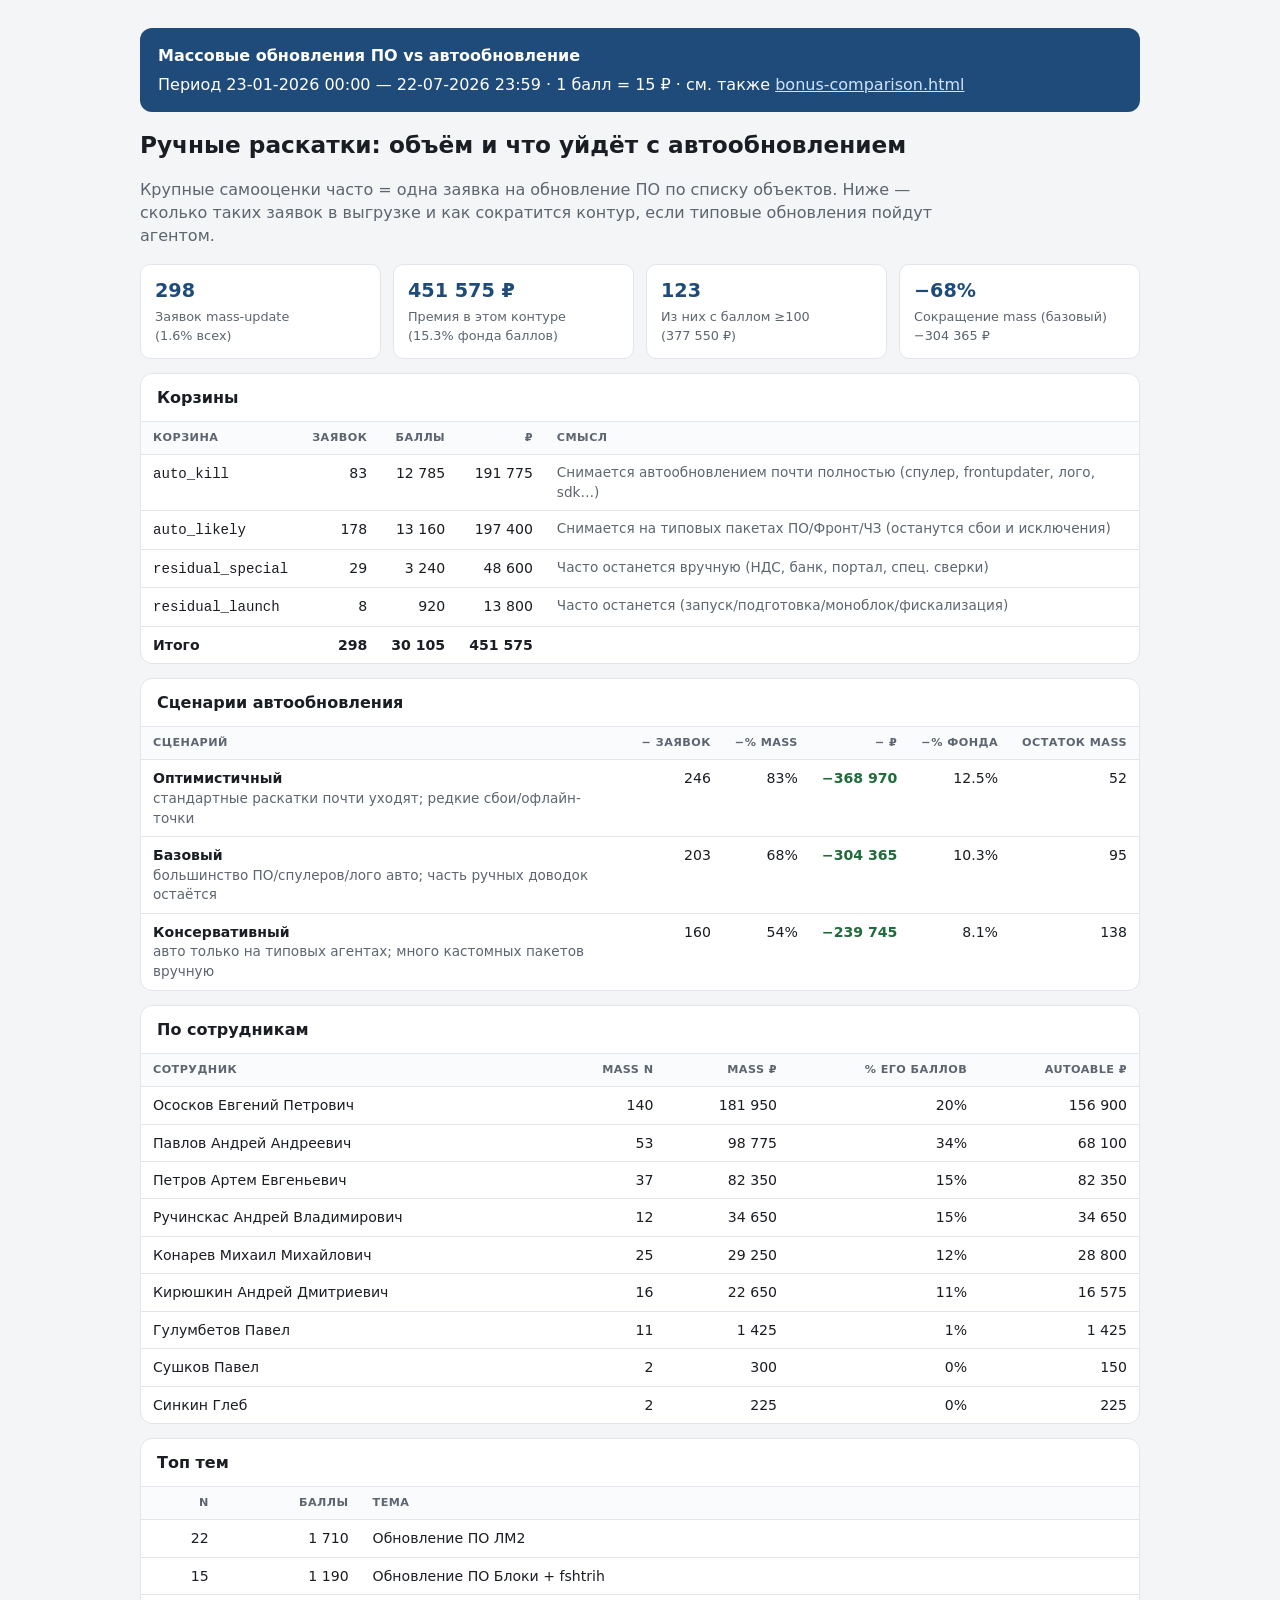
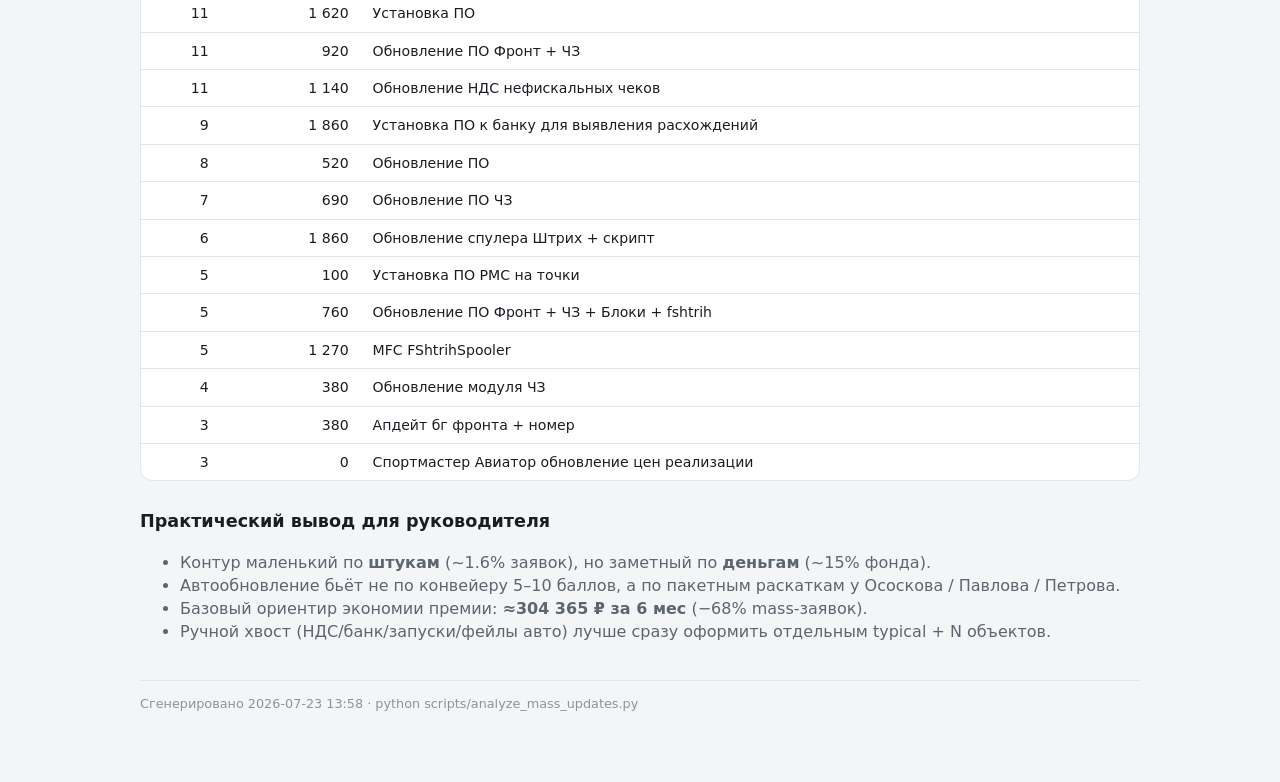
<file: analysis/mass-update-auto.html>
<!DOCTYPE html>
<html lang="ru">
<head>
  <meta charset="utf-8" />
  <meta name="viewport" content="width=device-width, initial-scale=1" />
  <title>Массовые обновления ПО → автообновление</title>
  <style>
    :root {
      --bg:#f4f5f7; --surface:#fff; --text:#1a1d23; --muted:#5c6570; --line:#e2e5ea;
      --accent:#1f4b7a; --ok:#1f6b3a; --warn:#8a5a00;
    }
    body { margin:0; font-family:"Segoe UI",system-ui,sans-serif; background:var(--bg); color:var(--text); line-height:1.45; }
    .wrap { max-width:1000px; margin:0 auto; padding:28px 20px 72px; }
    h1 { font-size:1.45rem; margin:0 0 8px; }
    h2 { font-size:1.1rem; margin:28px 0 10px; }
    .lead { color:var(--muted); max-width:80ch; }
    .banner { background:#1f4b7a; color:#fff; border-radius:12px; padding:16px 18px; margin-bottom:16px; }
    .banner a { color:#cfe3ff; }
    .stats { display:grid; grid-template-columns:repeat(4,1fr); gap:12px; margin:14px 0; }
    @media(max-width:800px){ .stats{ grid-template-columns:1fr 1fr; } }
    .stat { background:var(--surface); border:1px solid var(--line); border-radius:10px; padding:12px 14px; }
    .stat .v { font-size:1.2rem; font-weight:700; color:var(--accent); }
    .stat .l { font-size:.8rem; color:var(--muted); margin-top:4px; }
    .card { background:var(--surface); border:1px solid var(--line); border-radius:12px; margin:14px 0; overflow:hidden; }
    .card-h { padding:12px 16px; border-bottom:1px solid var(--line); font-weight:650; }
    table { width:100%; border-collapse:collapse; font-size:.88rem; }
    th,td { padding:8px 12px; border-bottom:1px solid var(--line); text-align:left; vertical-align:top; }
    th { font-size:.7rem; text-transform:uppercase; letter-spacing:.04em; color:var(--muted); background:#fafbfc; }
    td.num, th.num { text-align:right; font-variant-numeric:tabular-nums; white-space:nowrap; }
    tr:last-child td { border-bottom:0; }
    .ok { color:var(--ok); font-weight:650; }
    .muted { color:var(--muted); font-size:.85rem; }
    ul { color:var(--muted); }
    footer { margin-top:36px; color:#8b939e; font-size:.8rem; border-top:1px solid var(--line); padding-top:14px; }
  </style>
</head>
<body>
<div class="wrap">
  <div class="banner">
    <strong style="display:block;margin-bottom:6px">Массовые обновления ПО vs автообновление</strong>
    Период 23-01-2026 00:00 — 22-07-2026 23:59 ·
    1 балл = 15 ₽ · см. также <a href="bonus-comparison.html">bonus-comparison.html</a>
  </div>
  <h1>Ручные раскатки: объём и что уйдёт с автообновлением</h1>
  <p class="lead">
    Крупные самооценки часто = одна заявка на обновление ПО по списку объектов.
    Ниже — сколько таких заявок в выгрузке и как сократится контур, если типовые обновления пойдут агентом.
  </p>
  <div class="stats">
    <div class="stat"><div class="v">298</div><div class="l">Заявок mass-update<br>(1.6% всех)</div></div>
    <div class="stat"><div class="v">451 575 ₽</div><div class="l">Премия в этом контуре<br>(15.3% фонда баллов)</div></div>
    <div class="stat"><div class="v">123</div><div class="l">Из них с баллом ≥100<br>(377 550 ₽)</div></div>
    <div class="stat"><div class="v ok">−68%</div><div class="l">Сокращение mass (базовый)<br>−304 365 ₽</div></div>
  </div>

<div class="card"><div class="card-h">Корзины</div><table><thead><tr>
<th>Корзина</th><th class='num'>Заявок</th><th class='num'>Баллы</th><th class='num'>₽</th><th>Смысл</th></tr></thead><tbody>
<tr><td><code>auto_kill</code></td><td class='num'>83</td><td class='num'>12 785</td><td class='num'>191 775</td><td class='muted'>Снимается автообновлением почти полностью (спулер, frontupdater, лого, sdk…)</td></tr>
<tr><td><code>auto_likely</code></td><td class='num'>178</td><td class='num'>13 160</td><td class='num'>197 400</td><td class='muted'>Снимается на типовых пакетах ПО/Фронт/ЧЗ (останутся сбои и исключения)</td></tr>
<tr><td><code>residual_special</code></td><td class='num'>29</td><td class='num'>3 240</td><td class='num'>48 600</td><td class='muted'>Часто останется вручную (НДС, банк, портал, спец. сверки)</td></tr>
<tr><td><code>residual_launch</code></td><td class='num'>8</td><td class='num'>920</td><td class='num'>13 800</td><td class='muted'>Часто останется (запуск/подготовка/моноблок/фискализация)</td></tr>
<tr><td><b>Итого</b></td><td class='num'><b>298</b></td><td class='num'><b>30 105</b></td><td class='num'><b>451 575</b></td><td></td></tr>
</tbody></table></div>
<div class="card"><div class="card-h">Сценарии автообновления</div><table><thead><tr>
<th>Сценарий</th><th class='num'>− заявок</th><th class='num'>−% mass</th><th class='num'>− ₽</th><th class='num'>−% фонда</th><th class='num'>Остаток mass</th></tr></thead><tbody>
<tr><td><b>Оптимистичный</b><div class='muted'>стандартные раскатки почти уходят; редкие сбои/офлайн-точки</div></td><td class='num'>246</td><td class='num'>83%</td><td class='num ok'>−368 970</td><td class='num'>12.5%</td><td class='num'>52</td></tr>
<tr><td><b>Базовый</b><div class='muted'>большинство ПО/спулеров/лого авто; часть ручных доводок остаётся</div></td><td class='num'>203</td><td class='num'>68%</td><td class='num ok'>−304 365</td><td class='num'>10.3%</td><td class='num'>95</td></tr>
<tr><td><b>Консервативный</b><div class='muted'>авто только на типовых агентах; много кастомных пакетов вручную</div></td><td class='num'>160</td><td class='num'>54%</td><td class='num ok'>−239 745</td><td class='num'>8.1%</td><td class='num'>138</td></tr>
</tbody></table></div>
<div class="card"><div class="card-h">По сотрудникам</div><table><thead><tr>
<th>Сотрудник</th><th class='num'>Mass N</th><th class='num'>Mass ₽</th><th class='num'>% его баллов</th><th class='num'>Autoable ₽</th></tr></thead><tbody>
<tr><td>Ососков Евгений Петрович</td><td class='num'>140</td><td class='num'>181 950</td><td class='num'>20%</td><td class='num'>156 900</td></tr>
<tr><td>Павлов Андрей Андреевич</td><td class='num'>53</td><td class='num'>98 775</td><td class='num'>34%</td><td class='num'>68 100</td></tr>
<tr><td>Петров Артем Евгеньевич</td><td class='num'>37</td><td class='num'>82 350</td><td class='num'>15%</td><td class='num'>82 350</td></tr>
<tr><td>Ручинскас Андрей Владимирович</td><td class='num'>12</td><td class='num'>34 650</td><td class='num'>15%</td><td class='num'>34 650</td></tr>
<tr><td>Конарев Михаил Михайлович</td><td class='num'>25</td><td class='num'>29 250</td><td class='num'>12%</td><td class='num'>28 800</td></tr>
<tr><td>Кирюшкин Андрей Дмитриевич</td><td class='num'>16</td><td class='num'>22 650</td><td class='num'>11%</td><td class='num'>16 575</td></tr>
<tr><td>Гулумбетов Павел</td><td class='num'>11</td><td class='num'>1 425</td><td class='num'>1%</td><td class='num'>1 425</td></tr>
<tr><td>Сушков Павел</td><td class='num'>2</td><td class='num'>300</td><td class='num'>0%</td><td class='num'>150</td></tr>
<tr><td>Синкин Глеб</td><td class='num'>2</td><td class='num'>225</td><td class='num'>0%</td><td class='num'>225</td></tr>
</tbody></table></div>
<div class="card"><div class="card-h">Топ тем</div><table><thead><tr>
<th class='num'>N</th><th class='num'>Баллы</th><th>Тема</th></tr></thead><tbody>
<tr><td class='num'>22</td><td class='num'>1 710</td><td>Обновление ПО ЛМ2</td></tr>
<tr><td class='num'>15</td><td class='num'>1 190</td><td>Обновление ПО Блоки + fshtrih</td></tr>
<tr><td class='num'>11</td><td class='num'>1 620</td><td>Установка ПО</td></tr>
<tr><td class='num'>11</td><td class='num'>920</td><td>Обновление ПО Фронт + ЧЗ</td></tr>
<tr><td class='num'>11</td><td class='num'>1 140</td><td>Обновление НДС нефискальных чеков</td></tr>
<tr><td class='num'>9</td><td class='num'>1 860</td><td>Установка ПО к банку для выявления расхождений</td></tr>
<tr><td class='num'>8</td><td class='num'>520</td><td>Обновление ПО</td></tr>
<tr><td class='num'>7</td><td class='num'>690</td><td>Обновление ПО ЧЗ</td></tr>
<tr><td class='num'>6</td><td class='num'>1 860</td><td>Обновление спулера Штрих + скрипт</td></tr>
<tr><td class='num'>5</td><td class='num'>100</td><td>Установка ПО РМС на точки</td></tr>
<tr><td class='num'>5</td><td class='num'>760</td><td>Обновление ПО Фронт + ЧЗ + Блоки + fshtrih</td></tr>
<tr><td class='num'>5</td><td class='num'>1 270</td><td>MFC FShtrihSpooler</td></tr>
<tr><td class='num'>4</td><td class='num'>380</td><td>Обновление модуля ЧЗ</td></tr>
<tr><td class='num'>3</td><td class='num'>380</td><td>Апдейт бг фронта + номер</td></tr>
<tr><td class='num'>3</td><td class='num'>0</td><td>Спортмастер Авиатор обновление цен реализации</td></tr>
</tbody></table></div>
<h2>Практический вывод для руководителя</h2>
  <ul>
    <li>Контур маленький по <b>штукам</b> (~1.6% заявок), но заметный по <b>деньгам</b> (~15% фонда).</li>
    <li>Автообновление бьёт не по конвейеру 5–10 баллов, а по пакетным раскаткам у Ососкова / Павлова / Петрова.</li>
    <li>Базовый ориентир экономии премии: <b>≈304 365 ₽ за 6 мес</b> (−68% mass-заявок).</li>
    <li>Ручной хвост (НДС/банк/запуски/фейлы авто) лучше сразу оформить отдельным typical + N объектов.</li>
  </ul>
  <footer>Сгенерировано 2026-07-23 13:58 · python scripts/analyze_mass_updates.py</footer>
</div></body></html>
</file>
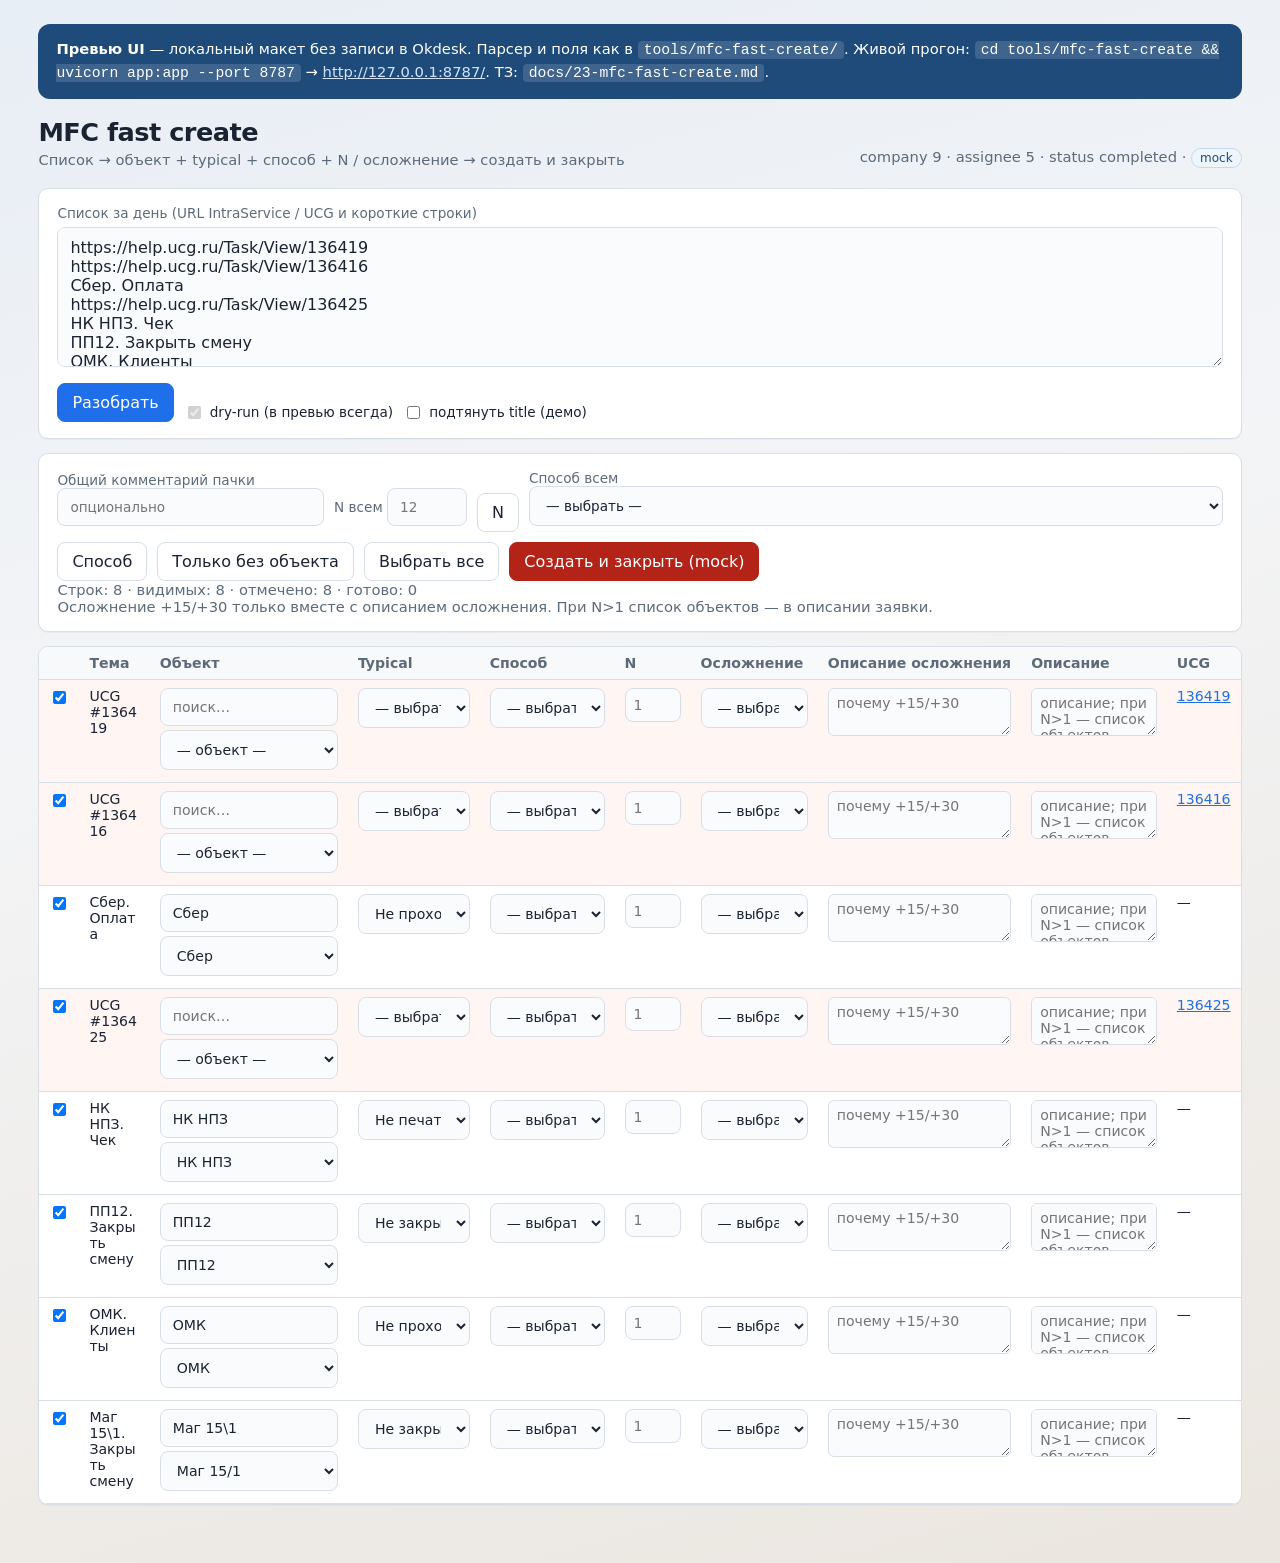
<file: analysis/mfc-fast-create.html>
<!DOCTYPE html>
<html lang="ru">
<head>
  <meta charset="UTF-8" />
  <meta name="viewport" content="width=device-width, initial-scale=1" />
  <title>MFC fast create — превью формы</title>
  <style>
    :root {
      --bg: #f3f4f6;
      --panel: #ffffff;
      --ink: #1a2332;
      --muted: #5c6b7a;
      --line: #d8dee6;
      --accent: #1f6feb;
      --danger: #b42318;
      --ok: #067647;
      --navy: #1f4b7a;
    }
    * { box-sizing: border-box; }
    body {
      margin: 0;
      font-family: "IBM Plex Sans", "Segoe UI", system-ui, sans-serif;
      background: linear-gradient(165deg, #e8eef5 0%, var(--bg) 40%, #ebe6df 100%);
      color: var(--ink);
      min-height: 100vh;
      padding: 24px clamp(16px, 3vw, 40px) 48px;
    }
    .banner {
      background: var(--navy);
      color: #fff;
      border-radius: 12px;
      padding: 14px 18px;
      margin-bottom: 18px;
      font-size: 0.92rem;
      line-height: 1.45;
    }
    .banner a { color: #cfe3ff; }
    .banner code { background: rgba(255,255,255,.14); padding: 1px 6px; border-radius: 4px; }
    .top {
      display: flex;
      justify-content: space-between;
      gap: 16px;
      align-items: flex-end;
      margin-bottom: 20px;
    }
    h1 { margin: 0 0 4px; font-size: 1.6rem; letter-spacing: -0.02em; }
    .sub, .hint, .meta { color: var(--muted); font-size: 0.92rem; margin: 0; }
    .panel {
      background: var(--panel);
      border: 1px solid var(--line);
      border-radius: 10px;
      padding: 16px 18px;
      margin-bottom: 14px;
      box-shadow: 0 1px 0 rgba(26, 35, 50, 0.04);
    }
    label { display: block; font-size: 0.85rem; color: var(--muted); margin-bottom: 6px; }
    label.inline { display: inline-flex; align-items: center; gap: 6px; margin: 0; color: var(--ink); }
    label.grow { flex: 1; min-width: 200px; }
    textarea, input[type="text"], select {
      width: 100%;
      font: inherit;
      color: var(--ink);
      border: 1px solid var(--line);
      border-radius: 8px;
      padding: 10px 12px;
      background: #fafbfc;
    }
    textarea { resize: vertical; min-height: 140px; }
    .row { display: flex; gap: 10px; align-items: flex-end; flex-wrap: wrap; }
    .row.actions { margin-top: 12px; }
    button {
      font: inherit;
      border: 1px solid var(--line);
      border-radius: 8px;
      padding: 9px 14px;
      cursor: pointer;
      background: #fff;
      color: var(--ink);
    }
    button:hover { filter: brightness(0.98); }
    button.primary { background: var(--accent); border-color: var(--accent); color: #fff; }
    button.danger { background: var(--danger); border-color: var(--danger); color: #fff; }
    button.ghost { background: transparent; }
    .table-wrap { overflow-x: auto; padding: 0; }
    table { width: 100%; border-collapse: collapse; font-size: 0.88rem; }
    th, td { border-bottom: 1px solid var(--line); padding: 8px 10px; vertical-align: top; text-align: left; }
    th { background: #f7f9fb; color: var(--muted); font-weight: 600; position: sticky; top: 0; white-space: nowrap; }
    td.theme { max-width: 160px; word-break: break-word; }
    tr.missing { background: #fff6f4; }
    .obj-wrap { min-width: 160px; }
    .obj-search { margin-bottom: 4px; }
    input.n-input { width: 3.5rem; padding: 8px; }
    textarea.desc, textarea.comp-desc {
      width: 100%;
      min-width: 120px;
      min-height: 48px;
      resize: vertical;
      font: inherit;
      border: 1px solid var(--line);
      border-radius: 6px;
      padding: 6px 8px;
      background: #fafbfc;
    }
    .candidates { font-size: 0.75rem; color: var(--muted); margin-top: 4px; }
    .candidates button { padding: 2px 6px; margin: 2px 2px 0 0; font-size: 0.72rem; }
    a.ext { color: var(--accent); }
    #results { white-space: pre-wrap; font-size: 0.85rem; margin: 0; max-height: 280px; overflow: auto; background: #f7f9fb; padding: 12px; border-radius: 8px; }
    .badge {
      display: inline-block;
      font-size: 0.75rem;
      padding: 2px 8px;
      border-radius: 999px;
      background: #eef5fb;
      color: var(--navy);
      border: 1px solid #c5daf0;
    }
  </style>
</head>
<body>
  <div class="banner">
    <strong>Превью UI</strong> — локальный макет без записи в Okdesk.
    Парсер и поля как в <code>tools/mfc-fast-create/</code>.
    Живой прогон: <code>cd tools/mfc-fast-create && uvicorn app:app --port 8787</code> →
    <a href="http://127.0.0.1:8787/">http://127.0.0.1:8787/</a>.
    ТЗ: <code>docs/23-mfc-fast-create.md</code>.
  </div>

  <header class="top">
    <div>
      <h1>MFC fast create</h1>
      <p class="sub">Список → объект + typical + способ + N / осложнение → создать и закрыть</p>
    </div>
    <div class="meta">company 9 · assignee 5 · status completed · <span class="badge">mock</span></div>
  </header>

  <section class="panel">
    <label for="paste">Список за день (URL IntraService / UCG и короткие строки)</label>
    <textarea id="paste">https://help.ucg.ru/Task/View/136419
https://help.ucg.ru/Task/View/136416
Сбер. Оплата
https://help.ucg.ru/Task/View/136425
НК НПЗ. Чек
ПП12. Закрыть смену
ОМК. Клиенты
Маг 15\1. Закрыть смену</textarea>
    <div class="row actions">
      <button type="button" id="btn-parse" class="primary">Разобрать</button>
      <label class="inline"><input type="checkbox" id="dry-run" checked disabled /> dry-run (в превью всегда)</label>
      <label class="inline" title="В превью — демо-заголовки; в живом приложении нужен INTRASERVICE_*">
        <input type="checkbox" id="enrich" /> подтянуть title (демо)
      </label>
    </div>
  </section>

  <section class="panel" id="bulk-panel" hidden>
    <div class="row wrap">
      <label class="grow">Общий комментарий пачки
        <input type="text" id="batch-comment" placeholder="опционально" />
      </label>
      <label>N всем
        <input type="text" id="bulk-n" placeholder="12" style="width:5rem" />
      </label>
      <button type="button" id="btn-apply-n" class="ghost">N</button>
      <label>Способ всем
        <select id="bulk-solution"></select>
      </label>
      <button type="button" id="btn-apply-solution" class="ghost">Способ</button>
      <button type="button" id="btn-filter-missing" class="ghost">Только без объекта</button>
      <button type="button" id="btn-select-all" class="ghost">Выбрать все</button>
      <button type="button" id="btn-submit" class="danger">Создать и закрыть (mock)</button>
    </div>
    <p class="hint" id="stats"></p>
    <p class="hint">Осложнение +15/+30 только вместе с описанием осложнения. При N&gt;1 список объектов — в описании заявки.</p>
  </section>

  <section class="panel table-wrap" id="table-panel" hidden>
    <table id="grid">
      <thead>
        <tr>
          <th></th>
          <th>Тема</th>
          <th>Объект</th>
          <th>Typical</th>
          <th>Способ</th>
          <th>N</th>
          <th>Осложнение</th>
          <th>Описание осложнения</th>
          <th>Описание</th>
          <th>UCG</th>
        </tr>
      </thead>
      <tbody></tbody>
    </table>
  </section>

  <section class="panel" id="results-panel" hidden>
    <h2 style="margin:0 0 8px;font-size:1.05rem">Результат (mock payload)</h2>
    <pre id="results"></pre>
  </section>

  <script>
const CATALOGS = {
  typical: [
    "Не закрывается смена",
    "Не печатаются, не закрываются чеки (сбой ФР, сумма оплат меньше/больше чека)",
    "Не работает касса, перезапуск на кассе",
    "Отменить чек (сторнирование или возврат средств)",
    "Доп. настройки, сопутствующий сервис, не блокирующий работу",
    "Не уходят чеки в ОФД",
    "Консультация",
    "Не проходит карта клиента",
    "Не работает ЧЗ",
    "Нет меню, нет товара на кассе",
    "Не проходит оплата (по банку или процессинг)",
    "Не работает сканер, весы",
    "Ошибка на кассе (ошибка лицензии, попытка работы задним числом и др)",
    "Подключение и настройка оборудования",
    "Не печатается отчет",
    "Вопросы по отчетам",
  ],
  solution_method: [
    "Рестарт ПО и/или кассового терминала (спулеры, фронт, iis)",
    "Устранение расхождения в конце смены, принудительное закрытие",
    "Отменить чек, сторнировать, возврат средств",
    "Выключить/включить оборудование по питанию (ФР, сканер, считка, касса, банк терминал)",
    "Вызвать обмен",
    "Самовосстановление",
    "Сетевая проблема или проблема на стороне внешнего сервиса (нет подключения к локальной сети/интернет, к серверу ЧЗ, ftp, процессингу)",
    "Проблема БД, ручная корректировка чека или работы системы",
    "Проверить провода и подключение, переподключить в тот же порт",
    "Восстановление настроек кассы (точное время, параметры конфиг файла)",
    "Настройка ПО и предоставление доступов (права пользователя, конфиг, доступ к ФС/БД)",
  ],
  complication_levels: ["+15", "+30"],
  typical_aliases: {
    "закрыть смену": "Не закрывается смена",
    "смена": "Не закрывается смена",
    "чек": "Не печатаются, не закрываются чеки (сбой ФР, сумма оплат меньше/больше чека)",
    "чеки": "Не печатаются, не закрываются чеки (сбой ФР, сумма оплат меньше/больше чека)",
    "оплата": "Не проходит оплата (по банку или процессинг)",
    "сбер": "Не проходит оплата (по банку или процессинг)",
    "клиент": "Не проходит карта клиента",
    "клиенты": "Не проходит карта клиента",
    "чз": "Не работает ЧЗ",
  },
};

const MOCK_OBJECTS = [
  { id: 101, name: "ПП12" },
  { id: 102, name: "НК НПЗ" },
  { id: 103, name: "Сбер" },
  { id: 104, name: "ОМК" },
  { id: 105, name: "Маг 15/1" },
  { id: 106, name: "Маг 15\\1" },
  { id: 107, name: "Аскона" },
  { id: 108, name: "Биокад центральная" },
];

const DEMO_TITLES = {
  "136419": "Смена не закрывается — ПП12",
  "136416": "Ошибка печати чека",
  "136425": "Клиенты не проходят",
};

const URL_RE = /https?:\/\/help\.ucg\.ru\/Task\/(?:View|Edit)\/(\d+)/i;

function norm(s) {
  return (s || "").toLowerCase().replace(/ё/g, "е").replace(/\\/g, "/").replace(/[\s_\-–—]+/g, " ").trim();
}

function suggestTypical(hint) {
  if (!hint) return "";
  const h = norm(hint);
  for (const [k, v] of Object.entries(CATALOGS.typical_aliases)) {
    if (h.includes(norm(k)) || norm(k).includes(h)) return v;
  }
  return CATALOGS.typical.find((t) => norm(t).includes(h)) || "";
}

function matchObjects(q) {
  const nq = norm(q);
  if (!nq) return [];
  return MOCK_OBJECTS.filter((o) => norm(o.name).includes(nq) || nq.includes(norm(o.name))).slice(0, 5);
}

function parseList(raw, enrich) {
  const rows = [];
  for (let line of (raw || "").split(/\n/)) {
    line = line.trim();
    if (!line) continue;
    const md = line.match(/^\[([^\]]*)\]\((https?:\/\/[^)]+)\)$/);
    if (md) line = md[2];
    line = line.replace(/^<|>$/g, "");
    const m = line.match(URL_RE);
    if (m) {
      const eid = m[1];
      const url = `https://help.ucg.ru/Task/View/${eid}`;
      const rest = line.replace(URL_RE, "").trim().replace(/^[\-–—|]+/, "").trim();
      if (!rest) {
        rows.push({
          source_type: "url",
          title: enrich && DEMO_TITLES[eid] ? DEMO_TITLES[eid] : `UCG #${eid}`,
          external_url: url,
          external_id: eid,
          description: enrich && DEMO_TITLES[eid] ? `Демо-описание для #${eid}` : "",
        });
        continue;
      }
      const [left, ...rightParts] = rest.split(".");
      const right = rightParts.join(".").trim();
      rows.push({
        source_type: "text",
        title: rest,
        external_url: url,
        external_id: eid,
        object_hint: right ? left.trim() : null,
        typical_hint: right || rest,
      });
      continue;
    }
    if (line.includes(".")) {
      const [left, ...rightParts] = line.split(".");
      const right = rightParts.join(".").trim();
      if (left.trim() && right) {
        rows.push({
          source_type: "text",
          title: line,
          object_hint: left.trim(),
          typical_hint: right,
        });
        continue;
      }
    }
    rows.push({ source_type: "text", title: line, typical_hint: line });
  }
  return rows;
}

const state = { rows: [], filterMissing: false };

function el(tag, attrs = {}, children = []) {
  const node = document.createElement(tag);
  for (const [k, v] of Object.entries(attrs)) {
    if (k === "className") node.className = v;
    else if (k === "text") node.textContent = v;
    else if (k === "value") node.value = v;
    else if (typeof v === "function") node.addEventListener(k.replace(/^on/, "").toLowerCase(), v);
    else if (v !== null && v !== undefined) node.setAttribute(k, v);
  }
  for (const c of children) node.append(c);
  return node;
}

function fillSelect(select, options, selected) {
  select.innerHTML = "";
  select.append(el("option", { value: "", text: "— выбрать —" }));
  for (const opt of options) {
    const o = el("option", { value: opt, text: opt.length > 70 ? opt.slice(0, 68) + "…" : opt });
    o.title = opt;
    if (opt === selected) o.selected = true;
    select.append(o);
  }
}

function complicationOk(r) {
  const level = (r.complication_level || "").trim();
  const text = (r.complication || "").trim();
  if (!level && !text) return true;
  return !!(level && text);
}

function visibleRows() {
  if (!state.filterMissing) return state.rows;
  return state.rows.filter((r) => !r.object_id);
}

function updateStats() {
  const visible = visibleRows();
  const selected = visible.filter((r) => r.selected);
  const ready = selected.filter((r) => r.object_id && r.typical && r.solution && complicationOk(r));
  document.getElementById("stats").textContent =
    `Строк: ${state.rows.length} · видимых: ${visible.length} · отмечено: ${selected.length} · готово: ${ready.length}`;
}

function renderTable() {
  const tbody = document.querySelector("#grid tbody");
  tbody.innerHTML = "";
  for (const row of visibleRows()) {
    const tr = el("tr", { className: row.object_id ? "" : "missing" });
    const cb = el("input", { type: "checkbox" });
    cb.checked = row.selected;
    cb.addEventListener("change", () => { row.selected = cb.checked; updateStats(); });

    const objWrap = el("div", { className: "obj-wrap" });
    const objSearch = el("input", {
      type: "text",
      className: "obj-search",
      placeholder: "поиск…",
      value: row.object_query || row.object_hint || "",
    });
    const objSelect = el("select");
    const cand = el("div", { className: "candidates" });
    function setObject(id, name) {
      row.object_id = id;
      row.object_name = name;
      objSelect.innerHTML = "";
      objSelect.append(el("option", { value: String(id), text: name }));
      objSelect.value = String(id);
      tr.classList.toggle("missing", false);
      updateStats();
    }
    function refreshCands(q) {
      cand.innerHTML = "";
      objSelect.innerHTML = "";
      objSelect.append(el("option", { value: "", text: "— объект —" }));
      for (const o of matchObjects(q)) {
        objSelect.append(el("option", { value: String(o.id), text: o.name }));
        cand.append(el("button", { type: "button", text: o.name, onClick: () => setObject(o.id, o.name) }));
      }
      if (row.object_id) {
        if (![...objSelect.options].some((o) => o.value === String(row.object_id))) {
          objSelect.append(el("option", { value: String(row.object_id), text: row.object_name }));
        }
        objSelect.value = String(row.object_id);
      }
    }
    objSearch.addEventListener("input", () => {
      row.object_query = objSearch.value;
      refreshCands(objSearch.value);
    });
    objSelect.addEventListener("change", () => {
      const opt = objSelect.selectedOptions[0];
      row.object_id = opt && opt.value ? Number(opt.value) : null;
      row.object_name = opt && opt.value ? opt.textContent : null;
      tr.classList.toggle("missing", !row.object_id);
      updateStats();
    });
    if (row.object_hint) {
      const hits = matchObjects(row.object_hint);
      if (hits[0] && !row.object_id) setObject(hits[0].id, hits[0].name);
      else refreshCands(row.object_hint);
    } else refreshCands("");

    const typ = el("select");
    fillSelect(typ, CATALOGS.typical, row.typical || "");
    typ.addEventListener("change", () => { row.typical = typ.value; updateStats(); });
    row.typical = typ.value;

    const sol = el("select");
    fillSelect(sol, CATALOGS.solution_method, row.solution || "");
    sol.addEventListener("change", () => { row.solution = sol.value; updateStats(); });
    row.solution = sol.value;

    const nInput = el("input", { type: "text", className: "n-input", placeholder: "1", value: row.object_count || "" });
    nInput.addEventListener("input", () => { row.object_count = nInput.value.trim(); });

    const level = el("select");
    fillSelect(level, CATALOGS.complication_levels, row.complication_level || "");
    level.addEventListener("change", () => { row.complication_level = level.value; updateStats(); });

    const compDesc = el("textarea", { className: "comp-desc", placeholder: "почему +15/+30" });
    compDesc.value = row.complication || "";
    compDesc.addEventListener("input", () => { row.complication = compDesc.value; updateStats(); });

    const desc = el("textarea", { className: "desc", placeholder: "описание; при N>1 — список объектов" });
    desc.value = row.description || "";
    desc.addEventListener("input", () => { row.description = desc.value; });

    const link = row.external_url
      ? el("td", {}, [el("a", { className: "ext", href: row.external_url, target: "_blank", rel: "noopener", text: row.external_id || "ссылка" })])
      : el("td", { text: "—" });

    tr.append(
      el("td", {}, [cb]),
      el("td", { className: "theme", text: row.title }),
      el("td", {}, [objWrap]),
      el("td", {}, [typ]),
      el("td", {}, [sol]),
      el("td", {}, [nInput]),
      el("td", {}, [level]),
      el("td", {}, [compDesc]),
      el("td", {}, [desc]),
      link
    );
    objWrap.append(objSearch, objSelect, cand);
    tbody.append(tr);
  }
  updateStats();
}

fillSelect(document.getElementById("bulk-solution"), CATALOGS.solution_method, "");

document.getElementById("btn-parse").addEventListener("click", () => {
  const enrich = document.getElementById("enrich").checked;
  state.rows = parseList(document.getElementById("paste").value, enrich).map((r, i) => ({
    ...r,
    _idx: i,
    selected: true,
    object_id: null,
    object_name: null,
    typical: suggestTypical(r.typical_hint),
    solution: "",
    object_count: "",
    complication_level: "",
    complication: "",
    description: r.description || "",
  }));
  state.filterMissing = false;
  document.getElementById("btn-filter-missing").textContent = "Только без объекта";
  document.getElementById("bulk-panel").hidden = false;
  document.getElementById("table-panel").hidden = false;
  document.getElementById("results-panel").hidden = true;
  renderTable();
});

document.getElementById("btn-apply-n").addEventListener("click", () => {
  const v = document.getElementById("bulk-n").value.trim();
  if (!v) return;
  for (const r of visibleRows()) if (r.selected) r.object_count = v;
  renderTable();
});

document.getElementById("btn-apply-solution").addEventListener("click", () => {
  const v = document.getElementById("bulk-solution").value;
  if (!v) return;
  for (const r of visibleRows()) if (r.selected) r.solution = v;
  renderTable();
});

document.getElementById("btn-filter-missing").addEventListener("click", () => {
  state.filterMissing = !state.filterMissing;
  document.getElementById("btn-filter-missing").textContent = state.filterMissing ? "Показать все" : "Только без объекта";
  renderTable();
});

document.getElementById("btn-select-all").addEventListener("click", () => {
  const allOn = visibleRows().every((r) => r.selected);
  for (const r of visibleRows()) r.selected = !allOn;
  renderTable();
});

document.getElementById("btn-submit").addEventListener("click", () => {
  const items = state.rows.filter((r) => r.selected).map((r) => ({
    title: r.title,
    object_id: r.object_id,
    object_name: r.object_name,
    typical: r.typical,
    solution: r.solution,
    object_count: r.object_count || null,
    complication_level: r.complication_level || null,
    complication: r.complication || null,
    description: r.description || null,
    external_url: r.external_url || null,
    custom_parameters: {
      typical: r.typical,
      solution_method: r.solution ? [r.solution] : [],
      ...(r.object_count ? { object_count: r.object_count } : {}),
      ...(r.complication_level ? { complication_level: r.complication_level, complication: r.complication } : {}),
    },
  }));
  const bad = items.filter((i) => !i.object_id || !i.typical || !i.solution);
  if (bad.length) {
    alert(`Не заполнено: ${bad.length} строк (нужны объект, typical, способ)`);
    return;
  }
  const badComp = items.filter((i) => (i.complication_level && !i.complication) || (!i.complication_level && i.complication));
  if (badComp.length) {
    alert("Осложнение: нужен и уровень, и описание");
    return;
  }
  document.getElementById("results-panel").hidden = false;
  document.getElementById("results").textContent = JSON.stringify({
    dry_run: true,
    mock: true,
    batch_comment: document.getElementById("batch-comment").value || null,
    ok: items.length,
    items,
  }, null, 2);
});

// auto-parse sample on open
document.getElementById("btn-parse").click();
  </script>
</body>
</html>
</file>
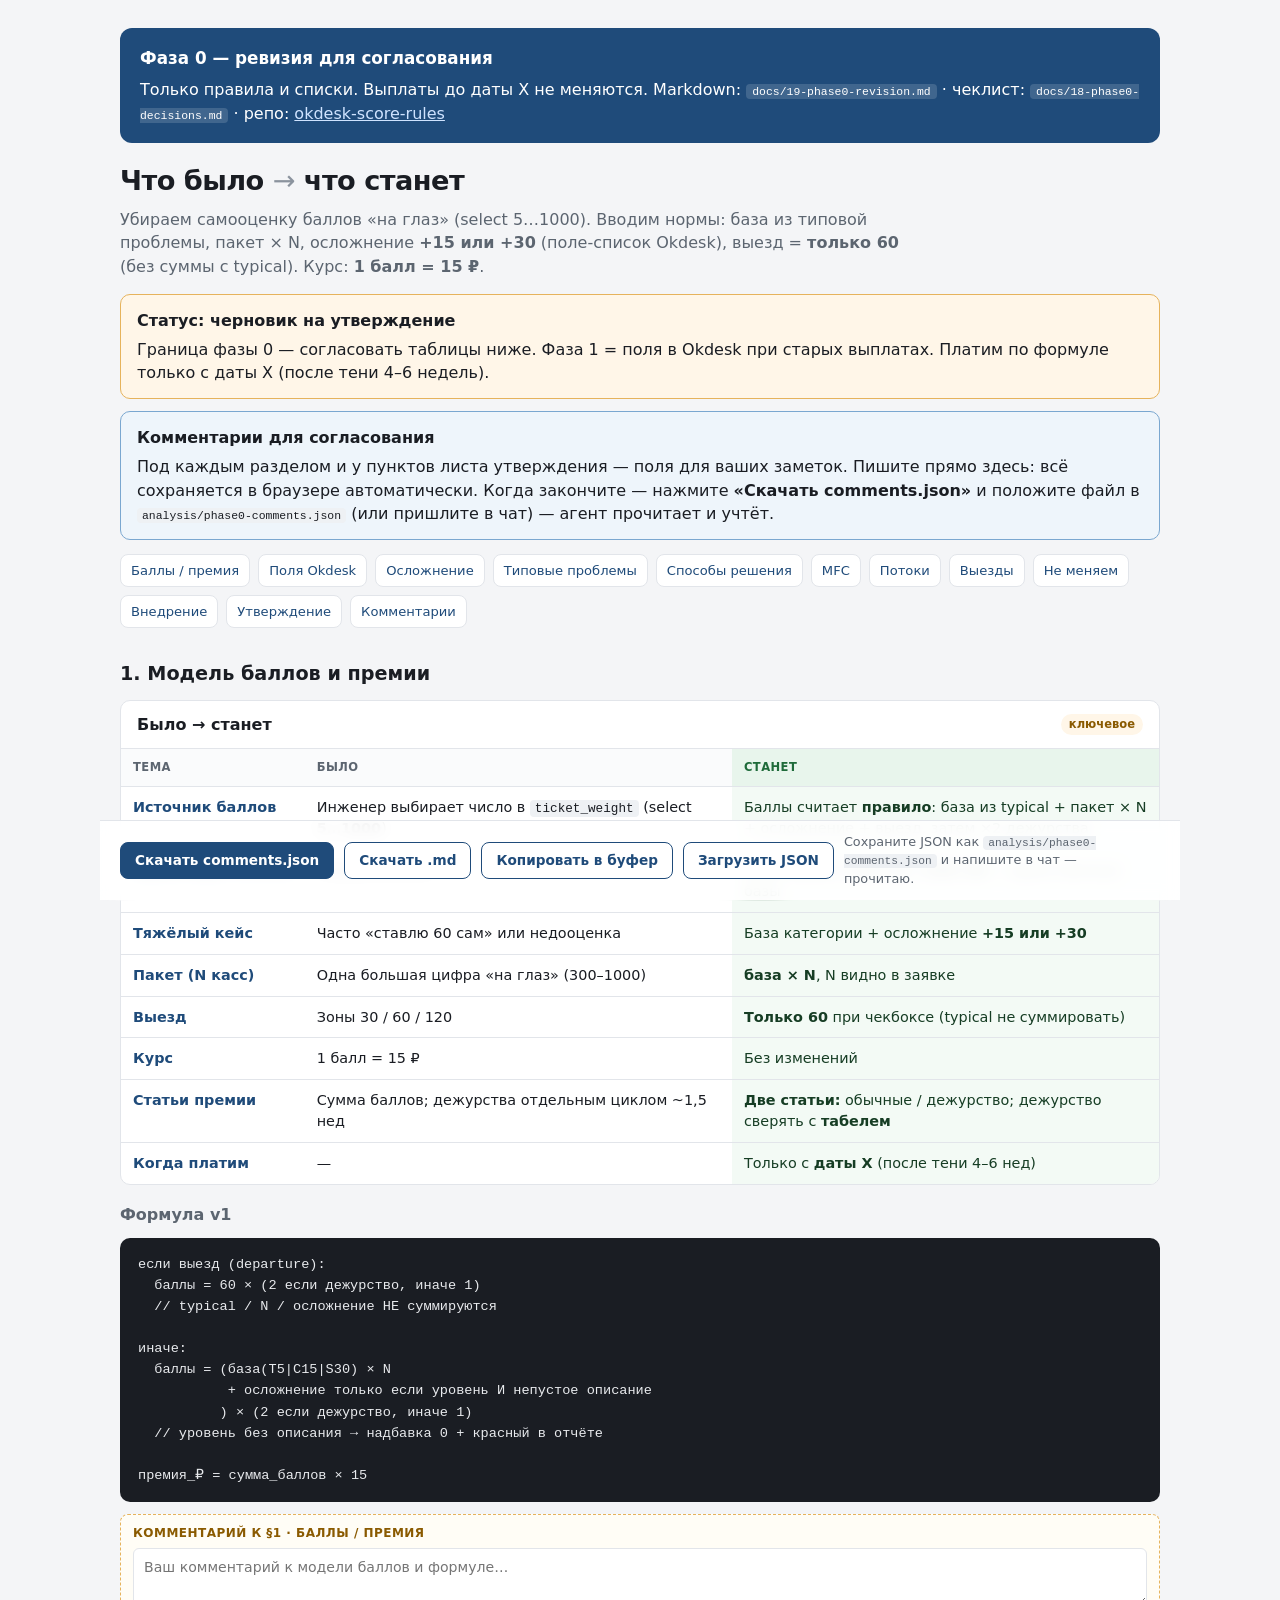
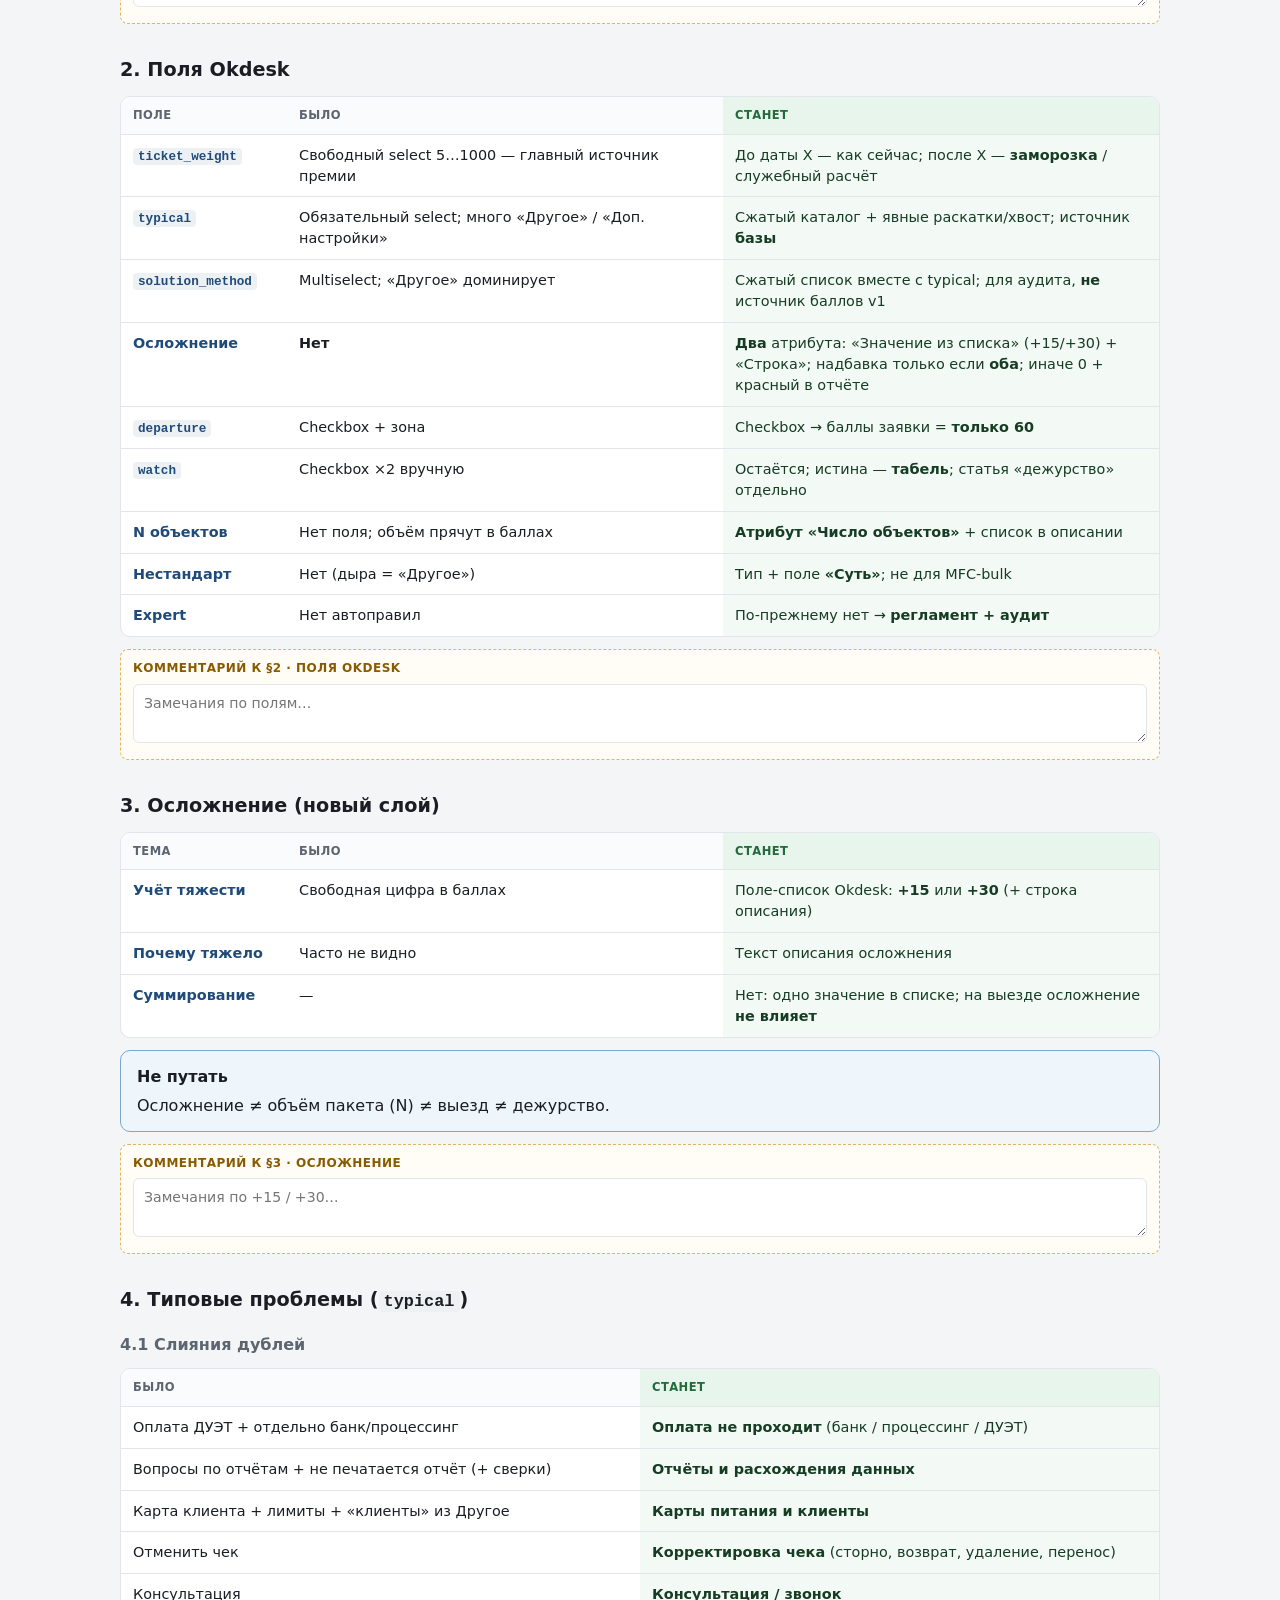
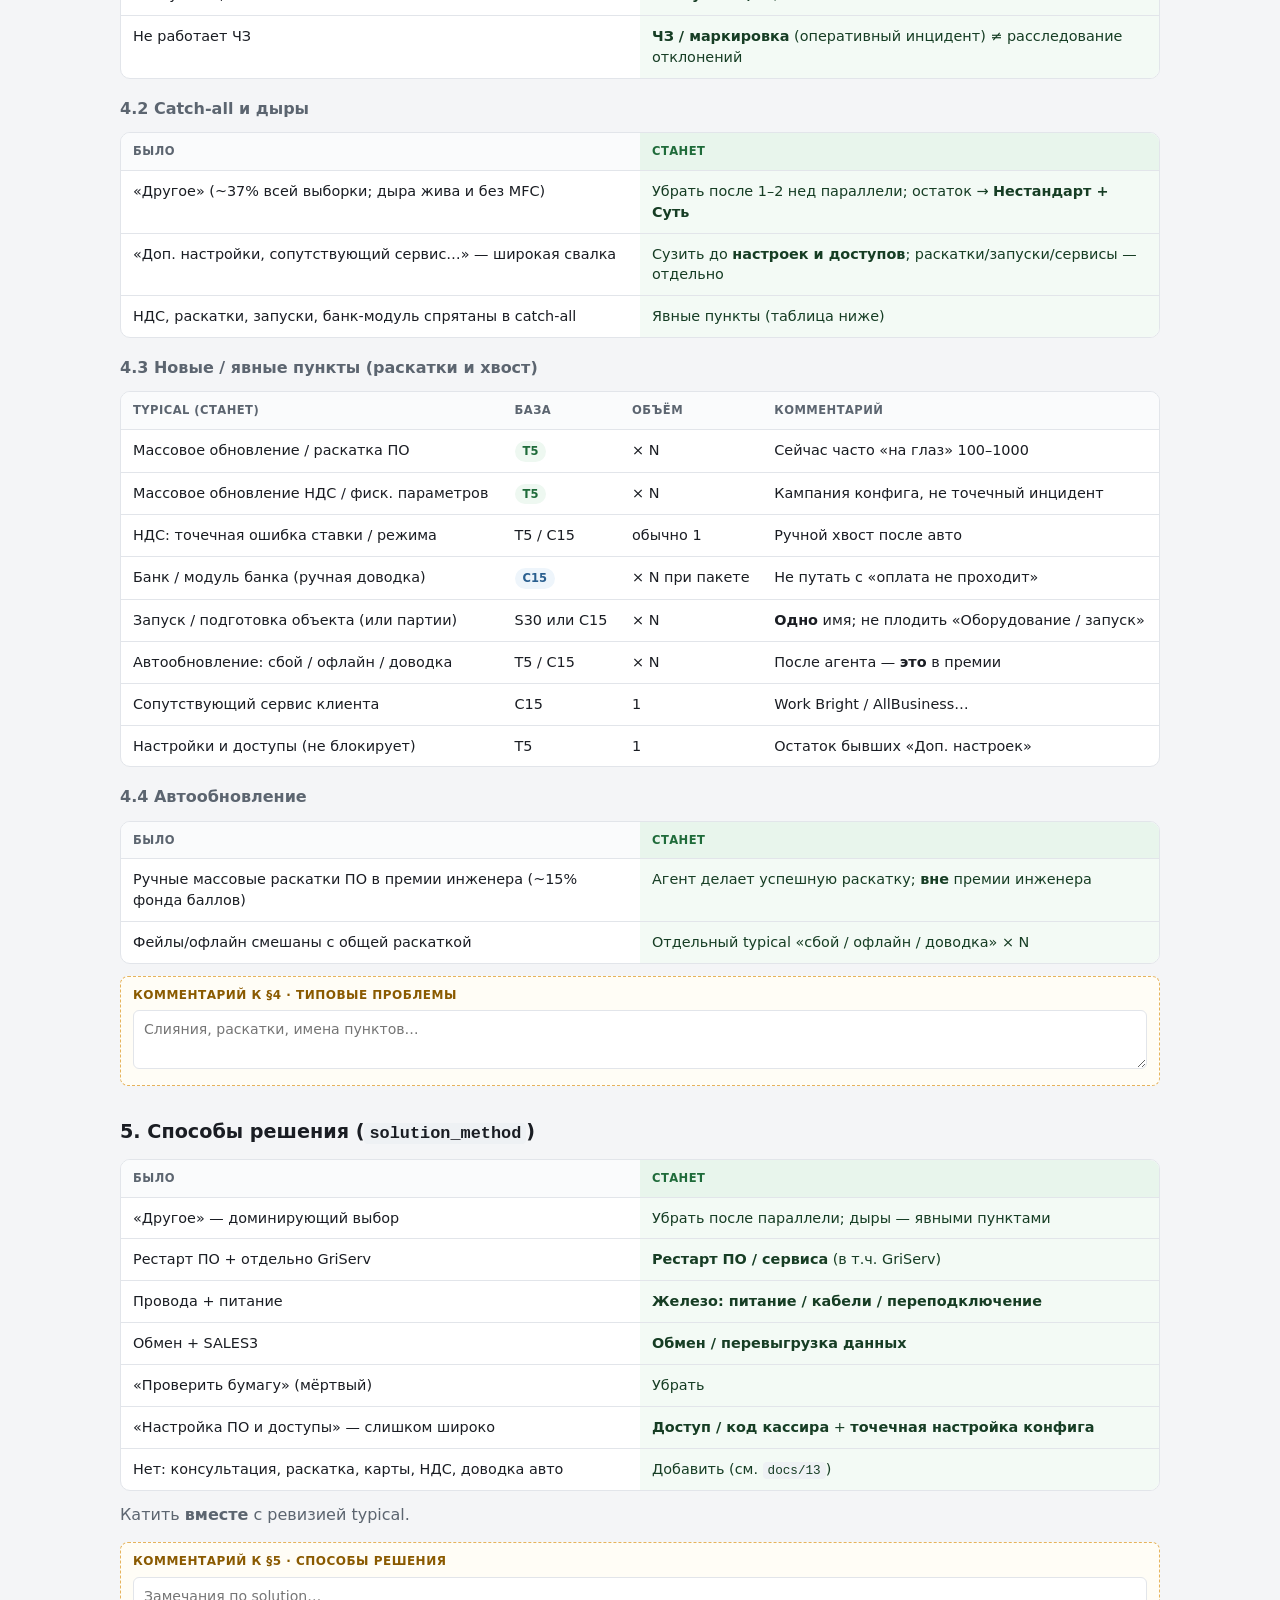
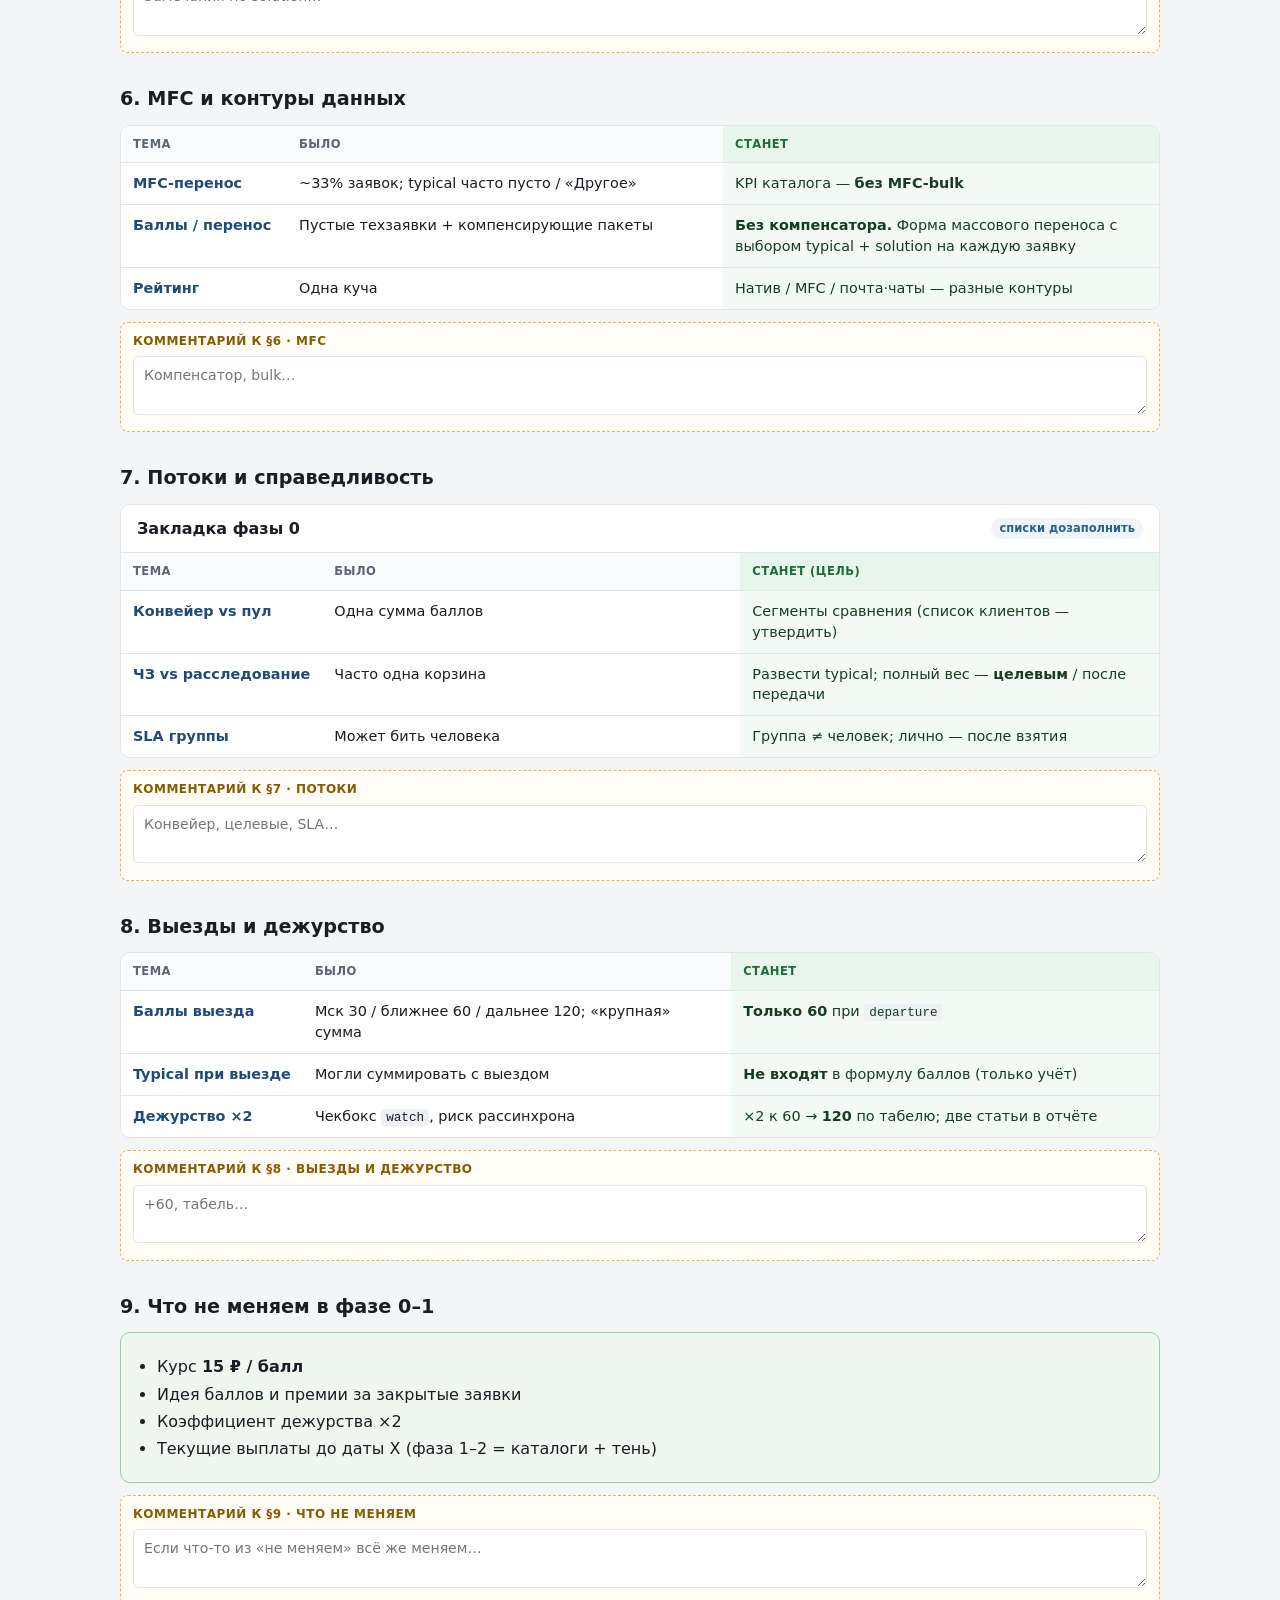
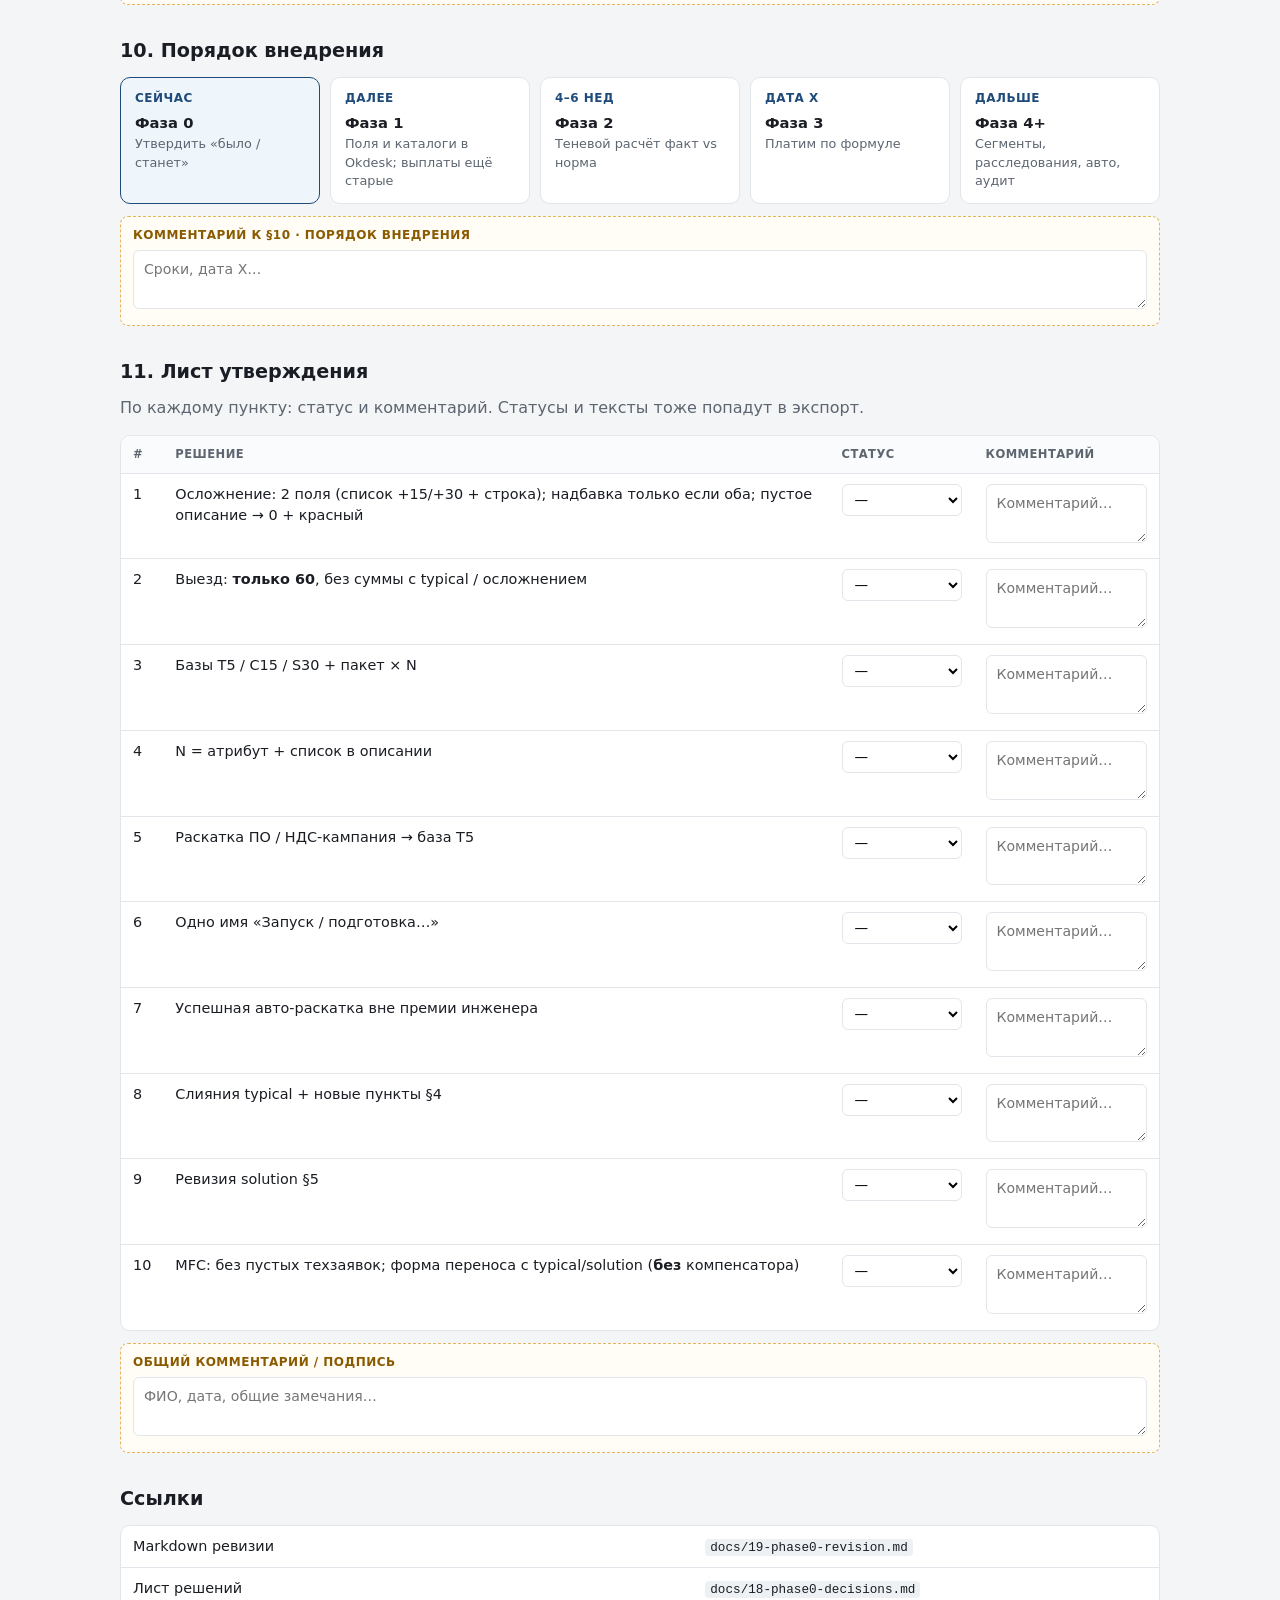
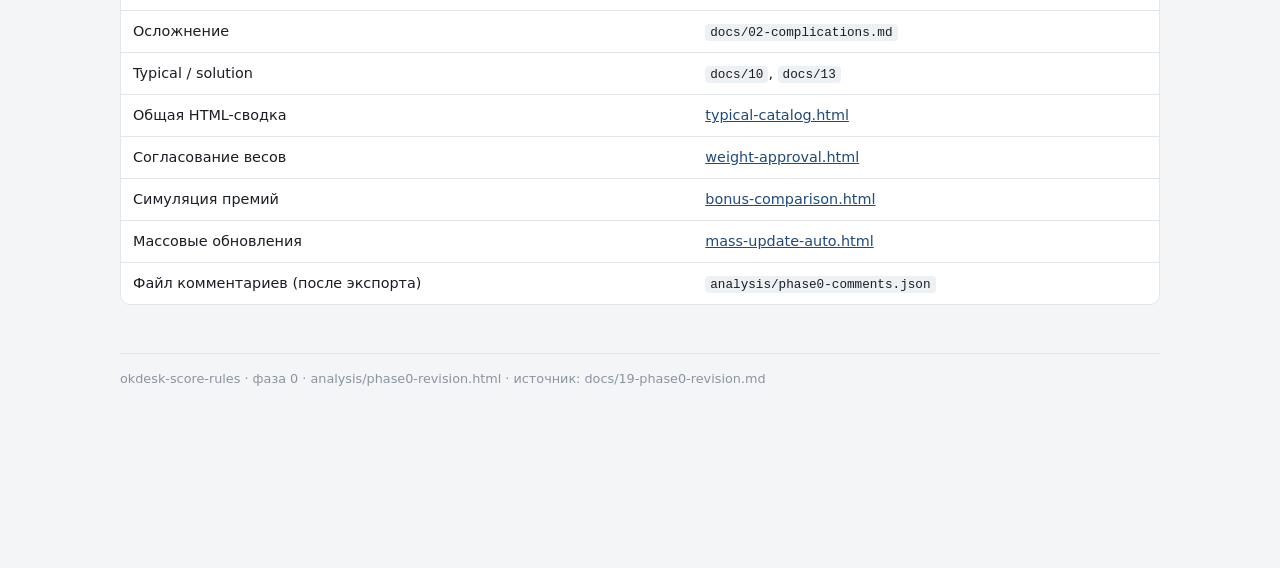
<file: analysis/phase0-revision.html>
<!DOCTYPE html>
<html lang="ru">
<head>
  <meta charset="utf-8" />
  <meta name="viewport" content="width=device-width, initial-scale=1" />
  <title>Фаза 0 — ревизия: было → станет</title>
  <style>
    :root {
      --bg: #f4f5f7; --surface: #fff; --text: #1a1d23; --muted: #5c6570; --faint: #8b939e;
      --line: #e2e5ea; --accent: #1f4b7a; --warn-bg: #fff6e8; --warn-border: #e6b35c;
      --info-bg: #eef5fb; --info-border: #7aa7d0; --ok-bg: #eef8f1; --ok-border: #9bc9a8;
      --was: #6b7280; --will: #1f6b3a; --will-bg: #f3faf5;
    }
    * { box-sizing: border-box; }
    body { margin: 0; font-family: "Segoe UI", system-ui, -apple-system, sans-serif; background: var(--bg); color: var(--text); line-height: 1.45; }
    .wrap { max-width: 1080px; margin: 0 auto; padding: 28px 20px 80px; }
    h1 { font-size: 1.7rem; font-weight: 700; margin: 0 0 8px; letter-spacing: -0.02em; }
    h2 { font-size: 1.2rem; font-weight: 650; margin: 0 0 10px; padding-top: 4px; }
    h3 { font-size: 1rem; font-weight: 650; margin: 18px 0 8px; color: var(--muted); }
    .lead { color: var(--muted); margin: 0 0 16px; max-width: 78ch; }
    .banner {
      background: #1f4b7a; color: #fff; border-radius: 12px; padding: 18px 20px; margin-bottom: 18px;
    }
    .banner a { color: #cfe3ff; }
    .banner code { background: rgba(255,255,255,.15); padding: 1px 6px; border-radius: 4px; }
    .nav { display: flex; flex-wrap: wrap; gap: 8px; margin: 14px 0 8px; }
    .nav a {
      font-size: 0.82rem; color: var(--accent); text-decoration: none; border: 1px solid var(--line);
      background: var(--surface); padding: 6px 10px; border-radius: 8px;
    }
    .nav a:hover { border-color: var(--accent); }
    section { margin-top: 28px; }
    .callout { border-radius: 10px; padding: 14px 16px; margin: 12px 0; border: 1px solid var(--line); background: var(--surface); }
    .callout.warn { background: var(--warn-bg); border-color: var(--warn-border); }
    .callout.info { background: var(--info-bg); border-color: var(--info-border); }
    .callout.ok { background: var(--ok-bg); border-color: var(--ok-border); }
    .callout strong { display: block; margin-bottom: 6px; }
    .card { background: var(--surface); border: 1px solid var(--line); border-radius: 10px; margin: 12px 0; overflow: hidden; }
    .card-h { padding: 12px 16px; border-bottom: 1px solid var(--line); font-weight: 650; display: flex; justify-content: space-between; gap: 8px; align-items: center; flex-wrap: wrap; }
    table { width: 100%; border-collapse: collapse; font-size: 0.9rem; }
    th, td { padding: 10px 12px; border-bottom: 1px solid var(--line); text-align: left; vertical-align: top; }
    th { font-size: 0.72rem; text-transform: uppercase; letter-spacing: 0.04em; color: var(--muted); font-weight: 600; background: #fafbfc; }
    tr:last-child td { border-bottom: 0; }
    th.was, td.was { width: 42%; }
    th.will, td.will { width: 42%; background: var(--will-bg); }
    th.will { color: var(--will); background: #e8f5ec; }
    td.topic { width: 16%; font-weight: 600; color: var(--accent); white-space: nowrap; }
    td.will { color: #163d24; }
    .pill { display: inline-block; font-size: 0.72rem; font-weight: 600; padding: 2px 8px; border-radius: 999px; background: #eef2f6; color: var(--muted); }
    .pill.ok { background: var(--ok-bg); color: #1f6b3a; }
    .pill.warn { background: var(--warn-bg); color: #8a5a00; }
    .pill.info { background: var(--info-bg); color: #2a5f8f; }
    code { font-size: 0.88em; background: #eef1f4; padding: 1px 5px; border-radius: 4px; }
    pre.formula {
      background: #1a1d23; color: #e8eaed; border-radius: 10px; padding: 16px 18px;
      font-size: 0.85rem; line-height: 1.55; overflow-x: auto; margin: 12px 0;
    }
    .phases { display: grid; grid-template-columns: repeat(5, 1fr); gap: 10px; margin: 12px 0; }
    @media (max-width: 900px) {
      .phases { grid-template-columns: 1fr 1fr; }
      td.topic { white-space: normal; }
    }
    .phase {
      background: var(--surface); border: 1px solid var(--line); border-radius: 10px; padding: 12px 14px;
    }
    .phase.on { border-color: var(--accent); background: var(--info-bg); }
    .phase .n { font-size: 0.75rem; font-weight: 700; color: var(--accent); text-transform: uppercase; letter-spacing: 0.04em; }
    .phase .t { font-weight: 650; margin: 4px 0 2px; font-size: 0.92rem; }
    .phase .d { font-size: 0.8rem; color: var(--muted); }
    ul.keep { margin: 8px 0; padding-left: 20px; }
    ul.keep li { margin: 4px 0; }
    .approve td:last-child { width: auto; text-align: left; color: var(--text); }
    .links a { color: var(--accent); }
    footer { margin-top: 48px; color: var(--faint); font-size: 0.8rem; border-top: 1px solid var(--line); padding-top: 16px; }
    .arrow { color: var(--faint); font-weight: 400; }

    /* Comments */
    .comment-box {
      margin: 10px 0 0; padding: 10px 12px; background: #fffdf6; border: 1px dashed #e6b35c;
      border-radius: 8px;
    }
    .comment-box label {
      display: block; font-size: 0.75rem; font-weight: 650; color: #8a5a00;
      text-transform: uppercase; letter-spacing: 0.04em; margin-bottom: 6px;
    }
    .comment-box textarea, .approve-comment {
      width: 100%; min-height: 56px; resize: vertical; font: inherit; font-size: 0.88rem;
      border: 1px solid var(--line); border-radius: 6px; padding: 8px 10px; background: #fff;
      color: var(--text);
    }
    .comment-box textarea:focus, .approve-comment:focus, .status-sel:focus {
      outline: 2px solid var(--info-border); outline-offset: 1px;
    }
    .approve-row td { vertical-align: top; }
    .status-sel {
      font: inherit; font-size: 0.85rem; padding: 6px 8px; border-radius: 6px;
      border: 1px solid var(--line); background: #fff; min-width: 7.5rem;
    }
    .status-sel.ok { background: var(--ok-bg); border-color: var(--ok-border); }
    .status-sel.fix { background: var(--warn-bg); border-color: var(--warn-border); }
    .toolbar {
      position: sticky; bottom: 0; z-index: 20; margin: 24px -20px 0; padding: 12px 20px;
      background: rgba(255,255,255,.92); border-top: 1px solid var(--line);
      backdrop-filter: blur(8px); display: flex; flex-wrap: wrap; gap: 10px; align-items: center;
    }
    .toolbar button, .toolbar label.btn {
      font: inherit; font-size: 0.85rem; font-weight: 600; padding: 8px 14px; border-radius: 8px;
      border: 1px solid var(--accent); background: var(--accent); color: #fff; cursor: pointer;
    }
    .toolbar button.secondary { background: #fff; color: var(--accent); }
    .toolbar .hint { font-size: 0.8rem; color: var(--muted); flex: 1; min-width: 200px; }
    .toolbar .saved { font-size: 0.8rem; color: #1f6b3a; }
    #importFile { display: none; }
  </style>
</head>
<body>
  <div class="wrap">

    <div class="banner">
      <strong style="display:block;font-size:1.05rem;margin-bottom:8px">Фаза 0 — ревизия для согласования</strong>
      Только правила и списки. Выплаты до даты X не меняются.
      Markdown: <code>docs/19-phase0-revision.md</code>
      · чеклист: <code>docs/18-phase0-decisions.md</code>
      · репо: <a href="https://github.com/averstech2026/okdesk-score-rules">okdesk-score-rules</a>
    </div>

    <h1>Что было <span class="arrow">→</span> что станет</h1>
    <p class="lead">
      Убираем самооценку баллов «на глаз» (select 5…1000). Вводим нормы: база из типовой проблемы,
      пакет × N, осложнение <b>+15 или +30</b> (поле-список Okdesk), выезд = <b>только 60</b> (без суммы с typical). Курс: <b>1 балл = 15 ₽</b>.
    </p>

    <div class="callout warn">
      <strong>Статус: черновик на утверждение</strong>
      Граница фазы 0 — согласовать таблицы ниже. Фаза 1 = поля в Okdesk при старых выплатах. Платим по формуле только с даты X (после тени 4–6 недель).
    </div>

    <div class="callout info">
      <strong>Комментарии для согласования</strong>
      Под каждым разделом и у пунктов листа утверждения — поля для ваших заметок.
      Пишите прямо здесь: всё сохраняется в браузере автоматически.
      Когда закончите — нажмите <b>«Скачать comments.json»</b> и положите файл в
      <code>analysis/phase0-comments.json</code> (или пришлите в чат) — агент прочитает и учтёт.
    </div>

    <nav class="nav">
      <a href="#model">Баллы / премия</a>
      <a href="#fields">Поля Okdesk</a>
      <a href="#complic">Осложнение</a>
      <a href="#typical">Типовые проблемы</a>
      <a href="#solution">Способы решения</a>
      <a href="#mfc">MFC</a>
      <a href="#streams">Потоки</a>
      <a href="#visits">Выезды</a>
      <a href="#keep">Не меняем</a>
      <a href="#roadmap">Внедрение</a>
      <a href="#approve">Утверждение</a>
      <a href="#approve">Комментарии</a>
    </nav>

    <!-- 1 -->
    <section id="model">
      <h2>1. Модель баллов и премии</h2>
      <div class="card">
        <div class="card-h">
          <span>Было → станет</span>
          <span class="pill warn">ключевое</span>
        </div>
        <table>
          <thead>
            <tr><th class="topic">Тема</th><th class="was">Было</th><th class="will">Станет</th></tr>
          </thead>
          <tbody>
            <tr>
              <td class="topic">Источник баллов</td>
              <td class="was">Инженер выбирает число в <code>ticket_weight</code> (select <b>5…1000</b>)</td>
              <td class="will">Баллы считает <b>правило</b>: база из typical + пакет × N + осложнение + выезд, затем ×2 дежурства</td>
            </tr>
            <tr>
              <td class="topic">Ориентиры 5/15/30</td>
              <td class="was">Неформальные</td>
              <td class="will">Коды <b>T5=5 / C15=15 / S30=30</b> — единственные базы</td>
            </tr>
            <tr>
              <td class="topic">Тяжёлый кейс</td>
              <td class="was">Часто «ставлю 60 сам» или недооценка</td>
              <td class="will">База категории + осложнение <b>+15 или +30</b></td>
            </tr>
            <tr>
              <td class="topic">Пакет (N касс)</td>
              <td class="was">Одна большая цифра «на глаз» (300–1000)</td>
              <td class="will"><b>база × N</b>, N видно в заявке</td>
            </tr>
            <tr>
              <td class="topic">Выезд</td>
              <td class="was">Зоны 30 / 60 / 120</td>
              <td class="will"><b>Только 60</b> при чекбоксе (typical не суммировать)</td>
            </tr>
            <tr>
              <td class="topic">Курс</td>
              <td class="was">1 балл = 15 ₽</td>
              <td class="will">Без изменений</td>
            </tr>
            <tr>
              <td class="topic">Статьи премии</td>
              <td class="was">Сумма баллов; дежурства отдельным циклом ~1,5 нед</td>
              <td class="will"><b>Две статьи:</b> обычные / дежурство; дежурство сверять с <b>табелем</b></td>
            </tr>
            <tr>
              <td class="topic">Когда платим</td>
              <td class="was">—</td>
              <td class="will">Только с <b>даты X</b> (после тени 4–6 нед)</td>
            </tr>
          </tbody>
        </table>
      </div>

      <h3>Формула v1</h3>
      <pre class="formula">если выезд (departure):
  баллы = 60 × (2 если дежурство, иначе 1)
  // typical / N / осложнение НЕ суммируются

иначе:
  баллы = (база(T5|C15|S30) × N
           + осложнение только если уровень И непустое описание
          ) × (2 если дежурство, иначе 1)
  // уровень без описания → надбавка 0 + красный в отчёте

премия_₽ = сумма_баллов × 15</pre>
      <div class="comment-box">
        <label for="c-s1">Комментарий к §1 · Баллы / премия</label>
        <textarea id="c-s1" data-key="section.1" placeholder="Ваш комментарий к модели баллов и формуле…"></textarea>
      </div>
    </section>

    <!-- 2 -->
    <section id="fields">
      <h2>2. Поля Okdesk</h2>
      <div class="card">
        <table>
          <thead>
            <tr><th class="topic">Поле</th><th class="was">Было</th><th class="will">Станет</th></tr>
          </thead>
          <tbody>
            <tr>
              <td class="topic"><code>ticket_weight</code></td>
              <td class="was">Свободный select 5…1000 — главный источник премии</td>
              <td class="will">До даты X — как сейчас; после X — <b>заморозка</b> / служебный расчёт</td>
            </tr>
            <tr>
              <td class="topic"><code>typical</code></td>
              <td class="was">Обязательный select; много «Другое» / «Доп. настройки»</td>
              <td class="will">Сжатый каталог + явные раскатки/хвост; источник <b>базы</b></td>
            </tr>
            <tr>
              <td class="topic"><code>solution_method</code></td>
              <td class="was">Multiselect; «Другое» доминирует</td>
              <td class="will">Сжатый список вместе с typical; для аудита, <b>не</b> источник баллов v1</td>
            </tr>
            <tr>
              <td class="topic">Осложнение</td>
              <td class="was"><b>Нет</b></td>
              <td class="will"><b>Два</b> атрибута: «Значение из списка» (+15/+30) + «Строка»; надбавка только если <b>оба</b>; иначе 0 + красный в отчёте</td>
            </tr>
            <tr>
              <td class="topic"><code>departure</code></td>
              <td class="was">Checkbox + зона</td>
              <td class="will">Checkbox → баллы заявки = <b>только 60</b></td>
            </tr>
            <tr>
              <td class="topic"><code>watch</code></td>
              <td class="was">Checkbox ×2 вручную</td>
              <td class="will">Остаётся; истина — <b>табель</b>; статья «дежурство» отдельно</td>
            </tr>
            <tr>
              <td class="topic">N объектов</td>
              <td class="was">Нет поля; объём прячут в баллах</td>
              <td class="will"><b>Атрибут «Число объектов»</b> + список в описании</td>
            </tr>
            <tr>
              <td class="topic">Нестандарт</td>
              <td class="was">Нет (дыра = «Другое»)</td>
              <td class="will">Тип + поле <b>«Суть»</b>; не для MFC-bulk</td>
            </tr>
            <tr>
              <td class="topic">Expert</td>
              <td class="was">Нет автоправил</td>
              <td class="will">По-прежнему нет → <b>регламент + аудит</b></td>
            </tr>
          </tbody>
        </table>
      </div>
      <div class="comment-box">
        <label for="c-s2">Комментарий к §2 · Поля Okdesk</label>
        <textarea id="c-s2" data-key="section.2" placeholder="Замечания по полям…"></textarea>
      </div>
    </section>

    <!-- 3 -->
    <section id="complic">
      <h2>3. Осложнение (новый слой)</h2>
      <div class="card">
        <table>
          <thead>
            <tr><th class="topic">Тема</th><th class="was">Было</th><th class="will">Станет</th></tr>
          </thead>
          <tbody>
            <tr>
              <td class="topic">Учёт тяжести</td>
              <td class="was">Свободная цифра в баллах</td>
              <td class="will">Поле-список Okdesk: <b>+15</b> или <b>+30</b> (+ строка описания)</td>
            </tr>
            <tr>
              <td class="topic">Почему тяжело</td>
              <td class="was">Часто не видно</td>
              <td class="will">Текст описания осложнения</td>
            </tr>
            <tr>
              <td class="topic">Суммирование</td>
              <td class="was">—</td>
              <td class="will">Нет: одно значение в списке; на выезде осложнение <b>не влияет</b></td>
            </tr>
          </tbody>
        </table>
      </div>
      <div class="callout info">
        <strong>Не путать</strong>
        Осложнение ≠ объём пакета (N) ≠ выезд ≠ дежурство.
      </div>
      <div class="comment-box">
        <label for="c-s3">Комментарий к §3 · Осложнение</label>
        <textarea id="c-s3" data-key="section.3" placeholder="Замечания по +15 / +30…"></textarea>
      </div>
    </section>

    <!-- 4 -->
    <section id="typical">
      <h2>4. Типовые проблемы (<code>typical</code>)</h2>

      <h3>4.1 Слияния дублей</h3>
      <div class="card">
        <table>
          <thead>
            <tr><th class="was">Было</th><th class="will">Станет</th></tr>
          </thead>
          <tbody>
            <tr>
              <td class="was">Оплата ДУЭТ + отдельно банк/процессинг</td>
              <td class="will"><b>Оплата не проходит</b> (банк / процессинг / ДУЭТ)</td>
            </tr>
            <tr>
              <td class="was">Вопросы по отчётам + не печатается отчёт (+ сверки)</td>
              <td class="will"><b>Отчёты и расхождения данных</b></td>
            </tr>
            <tr>
              <td class="was">Карта клиента + лимиты + «клиенты» из Другое</td>
              <td class="will"><b>Карты питания и клиенты</b></td>
            </tr>
            <tr>
              <td class="was">Отменить чек</td>
              <td class="will"><b>Корректировка чека</b> (сторно, возврат, удаление, перенос)</td>
            </tr>
            <tr>
              <td class="was">Консультация</td>
              <td class="will"><b>Консультация / звонок</b></td>
            </tr>
            <tr>
              <td class="was">Не работает ЧЗ</td>
              <td class="will"><b>ЧЗ / маркировка</b> (оперативный инцидент) ≠ расследование отклонений</td>
            </tr>
          </tbody>
        </table>
      </div>

      <h3>4.2 Catch-all и дыры</h3>
      <div class="card">
        <table>
          <thead>
            <tr><th class="was">Было</th><th class="will">Станет</th></tr>
          </thead>
          <tbody>
            <tr>
              <td class="was">«Другое» (~37% всей выборки; дыра жива и без MFC)</td>
              <td class="will">Убрать после 1–2 нед параллели; остаток → <b>Нестандарт + Суть</b></td>
            </tr>
            <tr>
              <td class="was">«Доп. настройки, сопутствующий сервис…» — широкая свалка</td>
              <td class="will">Сузить до <b>настроек и доступов</b>; раскатки/запуски/сервисы — отдельно</td>
            </tr>
            <tr>
              <td class="was">НДС, раскатки, запуски, банк-модуль спрятаны в catch-all</td>
              <td class="will">Явные пункты (таблица ниже)</td>
            </tr>
          </tbody>
        </table>
      </div>

      <h3>4.3 Новые / явные пункты (раскатки и хвост)</h3>
      <div class="card">
        <table>
          <thead>
            <tr>
              <th>Typical (станет)</th>
              <th>База</th>
              <th>Объём</th>
              <th>Комментарий</th>
            </tr>
          </thead>
          <tbody>
            <tr>
              <td>Массовое обновление / раскатка ПО</td>
              <td><span class="pill ok">T5</span></td>
              <td>× N</td>
              <td>Сейчас часто «на глаз» 100–1000</td>
            </tr>
            <tr>
              <td>Массовое обновление НДС / фиск. параметров</td>
              <td><span class="pill ok">T5</span></td>
              <td>× N</td>
              <td>Кампания конфига, не точечный инцидент</td>
            </tr>
            <tr>
              <td>НДС: точечная ошибка ставки / режима</td>
              <td>T5 / C15</td>
              <td>обычно 1</td>
              <td>Ручной хвост после авто</td>
            </tr>
            <tr>
              <td>Банк / модуль банка (ручная доводка)</td>
              <td><span class="pill info">C15</span></td>
              <td>× N при пакете</td>
              <td>Не путать с «оплата не проходит»</td>
            </tr>
            <tr>
              <td>Запуск / подготовка объекта (или партии)</td>
              <td>S30 или C15</td>
              <td>× N</td>
              <td><b>Одно</b> имя; не плодить «Оборудование / запуск»</td>
            </tr>
            <tr>
              <td>Автообновление: сбой / офлайн / доводка</td>
              <td>T5 / C15</td>
              <td>× N</td>
              <td>После агента — <b>это</b> в премии</td>
            </tr>
            <tr>
              <td>Сопутствующий сервис клиента</td>
              <td>C15</td>
              <td>1</td>
              <td>Work Bright / AllBusiness…</td>
            </tr>
            <tr>
              <td>Настройки и доступы (не блокирует)</td>
              <td>T5</td>
              <td>1</td>
              <td>Остаток бывших «Доп. настроек»</td>
            </tr>
          </tbody>
        </table>
      </div>

      <h3>4.4 Автообновление</h3>
      <div class="card">
        <table>
          <thead>
            <tr><th class="was">Было</th><th class="will">Станет</th></tr>
          </thead>
          <tbody>
            <tr>
              <td class="was">Ручные массовые раскатки ПО в премии инженера (~15% фонда баллов)</td>
              <td class="will">Агент делает успешную раскатку; <b>вне</b> премии инженера</td>
            </tr>
            <tr>
              <td class="was">Фейлы/офлайн смешаны с общей раскаткой</td>
              <td class="will">Отдельный typical «сбой / офлайн / доводка» × N</td>
            </tr>
          </tbody>
        </table>
      </div>
      <div class="comment-box">
        <label for="c-s4">Комментарий к §4 · Типовые проблемы</label>
        <textarea id="c-s4" data-key="section.4" placeholder="Слияния, раскатки, имена пунктов…"></textarea>
      </div>
    </section>

    <!-- 5 -->
    <section id="solution">
      <h2>5. Способы решения (<code>solution_method</code>)</h2>
      <div class="card">
        <table>
          <thead>
            <tr><th class="was">Было</th><th class="will">Станет</th></tr>
          </thead>
          <tbody>
            <tr>
              <td class="was">«Другое» — доминирующий выбор</td>
              <td class="will">Убрать после параллели; дыры — явными пунктами</td>
            </tr>
            <tr>
              <td class="was">Рестарт ПО + отдельно GriServ</td>
              <td class="will"><b>Рестарт ПО / сервиса</b> (в т.ч. GriServ)</td>
            </tr>
            <tr>
              <td class="was">Провода + питание</td>
              <td class="will"><b>Железо: питание / кабели / переподключение</b></td>
            </tr>
            <tr>
              <td class="was">Обмен + SALES3</td>
              <td class="will"><b>Обмен / перевыгрузка данных</b></td>
            </tr>
            <tr>
              <td class="was">«Проверить бумагу» (мёртвый)</td>
              <td class="will">Убрать</td>
            </tr>
            <tr>
              <td class="was">«Настройка ПО и доступы» — слишком широко</td>
              <td class="will"><b>Доступ / код кассира</b> + <b>точечная настройка конфига</b></td>
            </tr>
            <tr>
              <td class="was">Нет: консультация, раскатка, карты, НДС, доводка авто</td>
              <td class="will">Добавить (см. <code>docs/13</code>)</td>
            </tr>
          </tbody>
        </table>
      </div>
      <p class="lead" style="margin-top:8px">Катить <b>вместе</b> с ревизией typical.</p>
      <div class="comment-box">
        <label for="c-s5">Комментарий к §5 · Способы решения</label>
        <textarea id="c-s5" data-key="section.5" placeholder="Замечания по solution…"></textarea>
      </div>
    </section>

    <!-- 6 -->
    <section id="mfc">
      <h2>6. MFC и контуры данных</h2>
      <div class="card">
        <table>
          <thead>
            <tr><th class="topic">Тема</th><th class="was">Было</th><th class="will">Станет</th></tr>
          </thead>
          <tbody>
            <tr>
              <td class="topic">MFC-перенос</td>
              <td class="was">~33% заявок; typical часто пусто / «Другое»</td>
              <td class="will">KPI каталога — <b>без MFC-bulk</b></td>
            </tr>
            <tr>
              <td class="topic">Баллы / перенос</td>
              <td class="was">Пустые техзаявки + компенсирующие пакеты</td>
              <td class="will"><b>Без компенсатора.</b> Форма массового переноса с выбором typical + solution на каждую заявку</td>
            </tr>
            <tr>
              <td class="topic">Рейтинг</td>
              <td class="was">Одна куча</td>
              <td class="will">Натив / MFC / почта·чаты — разные контуры</td>
            </tr>
          </tbody>
        </table>
      </div>
      <div class="comment-box">
        <label for="c-s6">Комментарий к §6 · MFC</label>
        <textarea id="c-s6" data-key="section.6" placeholder="Компенсатор, bulk…"></textarea>
      </div>
    </section>

    <!-- 7 -->
    <section id="streams">
      <h2>7. Потоки и справедливость</h2>
      <div class="card">
        <div class="card-h">
          <span>Закладка фазы 0</span>
          <span class="pill info">списки дозаполнить</span>
        </div>
        <table>
          <thead>
            <tr><th class="topic">Тема</th><th class="was">Было</th><th class="will">Станет (цель)</th></tr>
          </thead>
          <tbody>
            <tr>
              <td class="topic">Конвейер vs пул</td>
              <td class="was">Одна сумма баллов</td>
              <td class="will">Сегменты сравнения (список клиентов — утвердить)</td>
            </tr>
            <tr>
              <td class="topic">ЧЗ vs расследование</td>
              <td class="was">Часто одна корзина</td>
              <td class="will">Развести typical; полный вес — <b>целевым</b> / после передачи</td>
            </tr>
            <tr>
              <td class="topic">SLA группы</td>
              <td class="was">Может бить человека</td>
              <td class="will">Группа ≠ человек; лично — после взятия</td>
            </tr>
          </tbody>
        </table>
      </div>
      <div class="comment-box">
        <label for="c-s7">Комментарий к §7 · Потоки</label>
        <textarea id="c-s7" data-key="section.7" placeholder="Конвейер, целевые, SLA…"></textarea>
      </div>
    </section>

    <!-- 8 -->
    <section id="visits">
      <h2>8. Выезды и дежурство</h2>
      <div class="card">
        <table>
          <thead>
            <tr><th class="topic">Тема</th><th class="was">Было</th><th class="will">Станет</th></tr>
          </thead>
          <tbody>
            <tr>
              <td class="topic">Баллы выезда</td>
              <td class="was">Мск 30 / ближнее 60 / дальнее 120; «крупная» сумма</td>
              <td class="will"><b>Только 60</b> при <code>departure</code></td>
            </tr>
            <tr>
              <td class="topic">Typical при выезде</td>
              <td class="was">Могли суммировать с выездом</td>
              <td class="will"><b>Не входят</b> в формулу баллов (только учёт)</td>
            </tr>
            <tr>
              <td class="topic">Дежурство ×2</td>
              <td class="was">Чекбокс <code>watch</code>, риск рассинхрона</td>
              <td class="will">×2 к 60 → <b>120</b> по табелю; две статьи в отчёте</td>
            </tr>
          </tbody>
        </table>
      </div>
      <div class="comment-box">
        <label for="c-s8">Комментарий к §8 · Выезды и дежурство</label>
        <textarea id="c-s8" data-key="section.8" placeholder="+60, табель…"></textarea>
      </div>
    </section>

    <!-- 9 -->
    <section id="keep">
      <h2>9. Что не меняем в фазе 0–1</h2>
      <div class="callout ok">
        <ul class="keep">
          <li>Курс <b>15 ₽ / балл</b></li>
          <li>Идея баллов и премии за закрытые заявки</li>
          <li>Коэффициент дежурства ×2</li>
          <li>Текущие выплаты до даты X (фаза 1–2 = каталоги + тень)</li>
        </ul>
      </div>
      <div class="comment-box">
        <label for="c-s9">Комментарий к §9 · Что не меняем</label>
        <textarea id="c-s9" data-key="section.9" placeholder="Если что-то из «не меняем» всё же меняем…"></textarea>
      </div>
    </section>

    <!-- 10 -->
    <section id="roadmap">
      <h2>10. Порядок внедрения</h2>
      <div class="phases">
        <div class="phase on">
          <div class="n">Сейчас</div>
          <div class="t">Фаза 0</div>
          <div class="d">Утвердить «было / станет»</div>
        </div>
        <div class="phase">
          <div class="n">Далее</div>
          <div class="t">Фаза 1</div>
          <div class="d">Поля и каталоги в Okdesk; выплаты ещё старые</div>
        </div>
        <div class="phase">
          <div class="n">4–6 нед</div>
          <div class="t">Фаза 2</div>
          <div class="d">Теневой расчёт факт vs норма</div>
        </div>
        <div class="phase">
          <div class="n">Дата X</div>
          <div class="t">Фаза 3</div>
          <div class="d">Платим по формуле</div>
        </div>
        <div class="phase">
          <div class="n">Дальше</div>
          <div class="t">Фаза 4+</div>
          <div class="d">Сегменты, расследования, авто, аудит</div>
        </div>
      </div>
      <div class="comment-box">
        <label for="c-s10">Комментарий к §10 · Порядок внедрения</label>
        <textarea id="c-s10" data-key="section.10" placeholder="Сроки, дата X…"></textarea>
      </div>
    </section>

    <!-- 11 -->
    <section id="approve">
      <h2>11. Лист утверждения</h2>
      <p class="lead">По каждому пункту: статус и комментарий. Статусы и тексты тоже попадут в экспорт.</p>
      <div class="card">
        <table class="approve">
          <thead>
            <tr><th style="width:2.5rem">#</th><th>Решение</th><th style="width:8rem">Статус</th><th>Комментарий</th></tr>
          </thead>
          <tbody>
            <tr class="approve-row">
              <td>1</td>
              <td>Осложнение: 2 поля (список +15/+30 + строка); надбавка только если оба; пустое описание → 0 + красный</td>
              <td><select class="status-sel" data-key="approve.1.status" aria-label="Статус 1"><option value="">—</option><option value="да">да</option><option value="правим">правим</option><option value="позже">позже</option></select></td>
              <td><textarea class="approve-comment" data-key="approve.1.comment" rows="2" placeholder="Комментарий…"></textarea></td>
            </tr>
            <tr class="approve-row">
              <td>2</td>
              <td>Выезд: <b>только 60</b>, без суммы с typical / осложнением</td>
              <td><select class="status-sel" data-key="approve.2.status" aria-label="Статус 2"><option value="">—</option><option value="да">да</option><option value="правим">правим</option><option value="позже">позже</option></select></td>
              <td><textarea class="approve-comment" data-key="approve.2.comment" rows="2" placeholder="Комментарий…"></textarea></td>
            </tr>
            <tr class="approve-row">
              <td>3</td>
              <td>Базы T5 / C15 / S30 + пакет × N</td>
              <td><select class="status-sel" data-key="approve.3.status" aria-label="Статус 3"><option value="">—</option><option value="да">да</option><option value="правим">правим</option><option value="позже">позже</option></select></td>
              <td><textarea class="approve-comment" data-key="approve.3.comment" rows="2" placeholder="Комментарий…"></textarea></td>
            </tr>
            <tr class="approve-row">
              <td>4</td>
              <td>N = атрибут + список в описании</td>
              <td><select class="status-sel" data-key="approve.4.status" aria-label="Статус 4"><option value="">—</option><option value="да">да</option><option value="правим">правим</option><option value="позже">позже</option></select></td>
              <td><textarea class="approve-comment" data-key="approve.4.comment" rows="2" placeholder="Комментарий…"></textarea></td>
            </tr>
            <tr class="approve-row">
              <td>5</td>
              <td>Раскатка ПО / НДС-кампания → база T5</td>
              <td><select class="status-sel" data-key="approve.5.status" aria-label="Статус 5"><option value="">—</option><option value="да">да</option><option value="правим">правим</option><option value="позже">позже</option></select></td>
              <td><textarea class="approve-comment" data-key="approve.5.comment" rows="2" placeholder="Комментарий…"></textarea></td>
            </tr>
            <tr class="approve-row">
              <td>6</td>
              <td>Одно имя «Запуск / подготовка…»</td>
              <td><select class="status-sel" data-key="approve.6.status" aria-label="Статус 6"><option value="">—</option><option value="да">да</option><option value="правим">правим</option><option value="позже">позже</option></select></td>
              <td><textarea class="approve-comment" data-key="approve.6.comment" rows="2" placeholder="Комментарий…"></textarea></td>
            </tr>
            <tr class="approve-row">
              <td>7</td>
              <td>Успешная авто-раскатка вне премии инженера</td>
              <td><select class="status-sel" data-key="approve.7.status" aria-label="Статус 7"><option value="">—</option><option value="да">да</option><option value="правим">правим</option><option value="позже">позже</option></select></td>
              <td><textarea class="approve-comment" data-key="approve.7.comment" rows="2" placeholder="Комментарий…"></textarea></td>
            </tr>
            <tr class="approve-row">
              <td>8</td>
              <td>Слияния typical + новые пункты §4</td>
              <td><select class="status-sel" data-key="approve.8.status" aria-label="Статус 8"><option value="">—</option><option value="да">да</option><option value="правим">правим</option><option value="позже">позже</option></select></td>
              <td><textarea class="approve-comment" data-key="approve.8.comment" rows="2" placeholder="Комментарий…"></textarea></td>
            </tr>
            <tr class="approve-row">
              <td>9</td>
              <td>Ревизия solution §5</td>
              <td><select class="status-sel" data-key="approve.9.status" aria-label="Статус 9"><option value="">—</option><option value="да">да</option><option value="правим">правим</option><option value="позже">позже</option></select></td>
              <td><textarea class="approve-comment" data-key="approve.9.comment" rows="2" placeholder="Комментарий…"></textarea></td>
            </tr>
            <tr class="approve-row">
              <td>10</td>
              <td>MFC: без пустых техзаявок; форма переноса с typical/solution (<b>без</b> компенсатора)</td>
              <td><select class="status-sel" data-key="approve.10.status" aria-label="Статус 10"><option value="">—</option><option value="да">да</option><option value="правим">правим</option><option value="позже">позже</option></select></td>
              <td><textarea class="approve-comment" data-key="approve.10.comment" rows="2" placeholder="Комментарий…"></textarea></td>
            </tr>
          </tbody>
        </table>
      </div>
      <div class="comment-box" style="margin-top:12px">
        <label for="c-general">Общий комментарий / подпись</label>
        <textarea id="c-general" data-key="general" placeholder="ФИО, дата, общие замечания…"></textarea>
      </div>
    </section>

    <section id="links">
      <h2>Ссылки</h2>
      <div class="card links">
        <table>
          <tbody>
            <tr><td>Markdown ревизии</td><td><code>docs/19-phase0-revision.md</code></td></tr>
            <tr><td>Лист решений</td><td><code>docs/18-phase0-decisions.md</code></td></tr>
            <tr><td>Осложнение</td><td><code>docs/02-complications.md</code></td></tr>
            <tr><td>Typical / solution</td><td><code>docs/10</code>, <code>docs/13</code></td></tr>
            <tr><td>Общая HTML-сводка</td><td><a href="typical-catalog.html">typical-catalog.html</a></td></tr>
            <tr><td>Согласование весов</td><td><a href="weight-approval.html">weight-approval.html</a></td></tr>
            <tr><td>Симуляция премий</td><td><a href="bonus-comparison.html">bonus-comparison.html</a></td></tr>
            <tr><td>Массовые обновления</td><td><a href="mass-update-auto.html">mass-update-auto.html</a></td></tr>
            <tr><td>Файл комментариев (после экспорта)</td><td><code>analysis/phase0-comments.json</code></td></tr>
          </tbody>
        </table>
      </div>
    </section>

    <footer>
      okdesk-score-rules · фаза 0 · analysis/phase0-revision.html · источник: docs/19-phase0-revision.md
    </footer>

    <div class="toolbar">
      <button type="button" id="btnExportJson">Скачать comments.json</button>
      <button type="button" id="btnExportMd" class="secondary">Скачать .md</button>
      <button type="button" id="btnCopy" class="secondary">Копировать в буфер</button>
      <label class="btn secondary" for="importFile" style="display:inline-block;background:#fff;color:var(--accent);border:1px solid var(--accent);padding:8px 14px;border-radius:8px;cursor:pointer;font-weight:600;font-size:0.85rem">Загрузить JSON</label>
      <input type="file" id="importFile" accept="application/json,.json" />
      <span class="hint">Сохраните JSON как <code>analysis/phase0-comments.json</code> и напишите в чат — прочитаю.</span>
      <span class="saved" id="saveState"></span>
    </div>
  </div>
  <script>
  (function () {
    const STORE = "okdesk-phase0-comments-v1";
    const fields = () => document.querySelectorAll("[data-key]");
    const saveState = document.getElementById("saveState");

    function collect() {
      const data = { saved_at: new Date().toISOString(), comments: {} };
      fields().forEach((el) => {
        data.comments[el.dataset.key] = el.value;
      });
      return data;
    }

    function apply(data) {
      const map = (data && data.comments) || data || {};
      fields().forEach((el) => {
        if (map[el.dataset.key] != null) el.value = map[el.dataset.key];
        if (el.classList.contains("status-sel")) paintStatus(el);
      });
    }

    function persist() {
      const data = collect();
      localStorage.setItem(STORE, JSON.stringify(data));
      saveState.textContent = "сохранено " + new Date().toLocaleTimeString("ru-RU");
    }

    function paintStatus(sel) {
      sel.classList.remove("ok", "fix");
      if (sel.value === "да") sel.classList.add("ok");
      if (sel.value === "правим") sel.classList.add("fix");
    }

    function toMarkdown(data) {
      const c = data.comments || {};
      const lines = ["# Комментарии к фазе 0", "", "Сохранено: " + (data.saved_at || ""), ""];
      const sections = [
        ["1. Баллы / премия", "section.1"],
        ["2. Поля Okdesk", "section.2"],
        ["3. Осложнение", "section.3"],
        ["4. Типовые проблемы", "section.4"],
        ["5. Способы решения", "section.5"],
        ["6. MFC", "section.6"],
        ["7. Потоки", "section.7"],
        ["8. Выезды и дежурство", "section.8"],
        ["9. Что не меняем", "section.9"],
        ["10. Порядок внедрения", "section.10"],
      ];
      lines.push("## По разделам", "");
      sections.forEach(([title, key]) => {
        const t = (c[key] || "").trim();
        if (t) {
          lines.push("### " + title, "", t, "");
        }
      });
      lines.push("## Лист утверждения", "");
      for (let i = 1; i <= 10; i++) {
        const st = (c["approve." + i + ".status"] || "—").trim();
        const cm = (c["approve." + i + ".comment"] || "").trim();
        if (st !== "—" && st !== "" || cm) {
          lines.push("- **" + i + "** [" + (st || "—") + "]" + (cm ? ": " + cm : ""));
        }
      }
      const g = (c.general || "").trim();
      if (g) {
        lines.push("", "## Общее", "", g, "");
      }
      return lines.join("\n");
    }

    function download(filename, text, mime) {
      const blob = new Blob([text], { type: mime });
      const a = document.createElement("a");
      a.href = URL.createObjectURL(blob);
      a.download = filename;
      a.click();
      URL.revokeObjectURL(a.href);
    }

    try {
      const raw = localStorage.getItem(STORE);
      if (raw) apply(JSON.parse(raw));
    } catch (e) {}

    fields().forEach((el) => {
      el.addEventListener("input", () => {
        if (el.classList.contains("status-sel")) paintStatus(el);
        persist();
      });
      el.addEventListener("change", () => {
        if (el.classList.contains("status-sel")) paintStatus(el);
        persist();
      });
    });

    document.getElementById("btnExportJson").onclick = () => {
      const data = collect();
      download("phase0-comments.json", JSON.stringify(data, null, 2), "application/json");
    };
    document.getElementById("btnExportMd").onclick = () => {
      const data = collect();
      download("phase0-comments.md", toMarkdown(data), "text/markdown");
    };
    document.getElementById("btnCopy").onclick = async () => {
      const data = collect();
      const text = toMarkdown(data);
      try {
        await navigator.clipboard.writeText(text);
        saveState.textContent = "скопировано в буфер";
      } catch (e) {
        saveState.textContent = "не удалось скопировать — скачайте .md";
      }
    };
    document.getElementById("importFile").onchange = (ev) => {
      const file = ev.target.files && ev.target.files[0];
      if (!file) return;
      const reader = new FileReader();
      reader.onload = () => {
        try {
          apply(JSON.parse(reader.result));
          persist();
          saveState.textContent = "загружено из файла";
        } catch (e) {
          saveState.textContent = "ошибка JSON";
        }
      };
      reader.readAsText(file);
      ev.target.value = "";
    };
  })();
  </script>
</body>
</html>
</file>
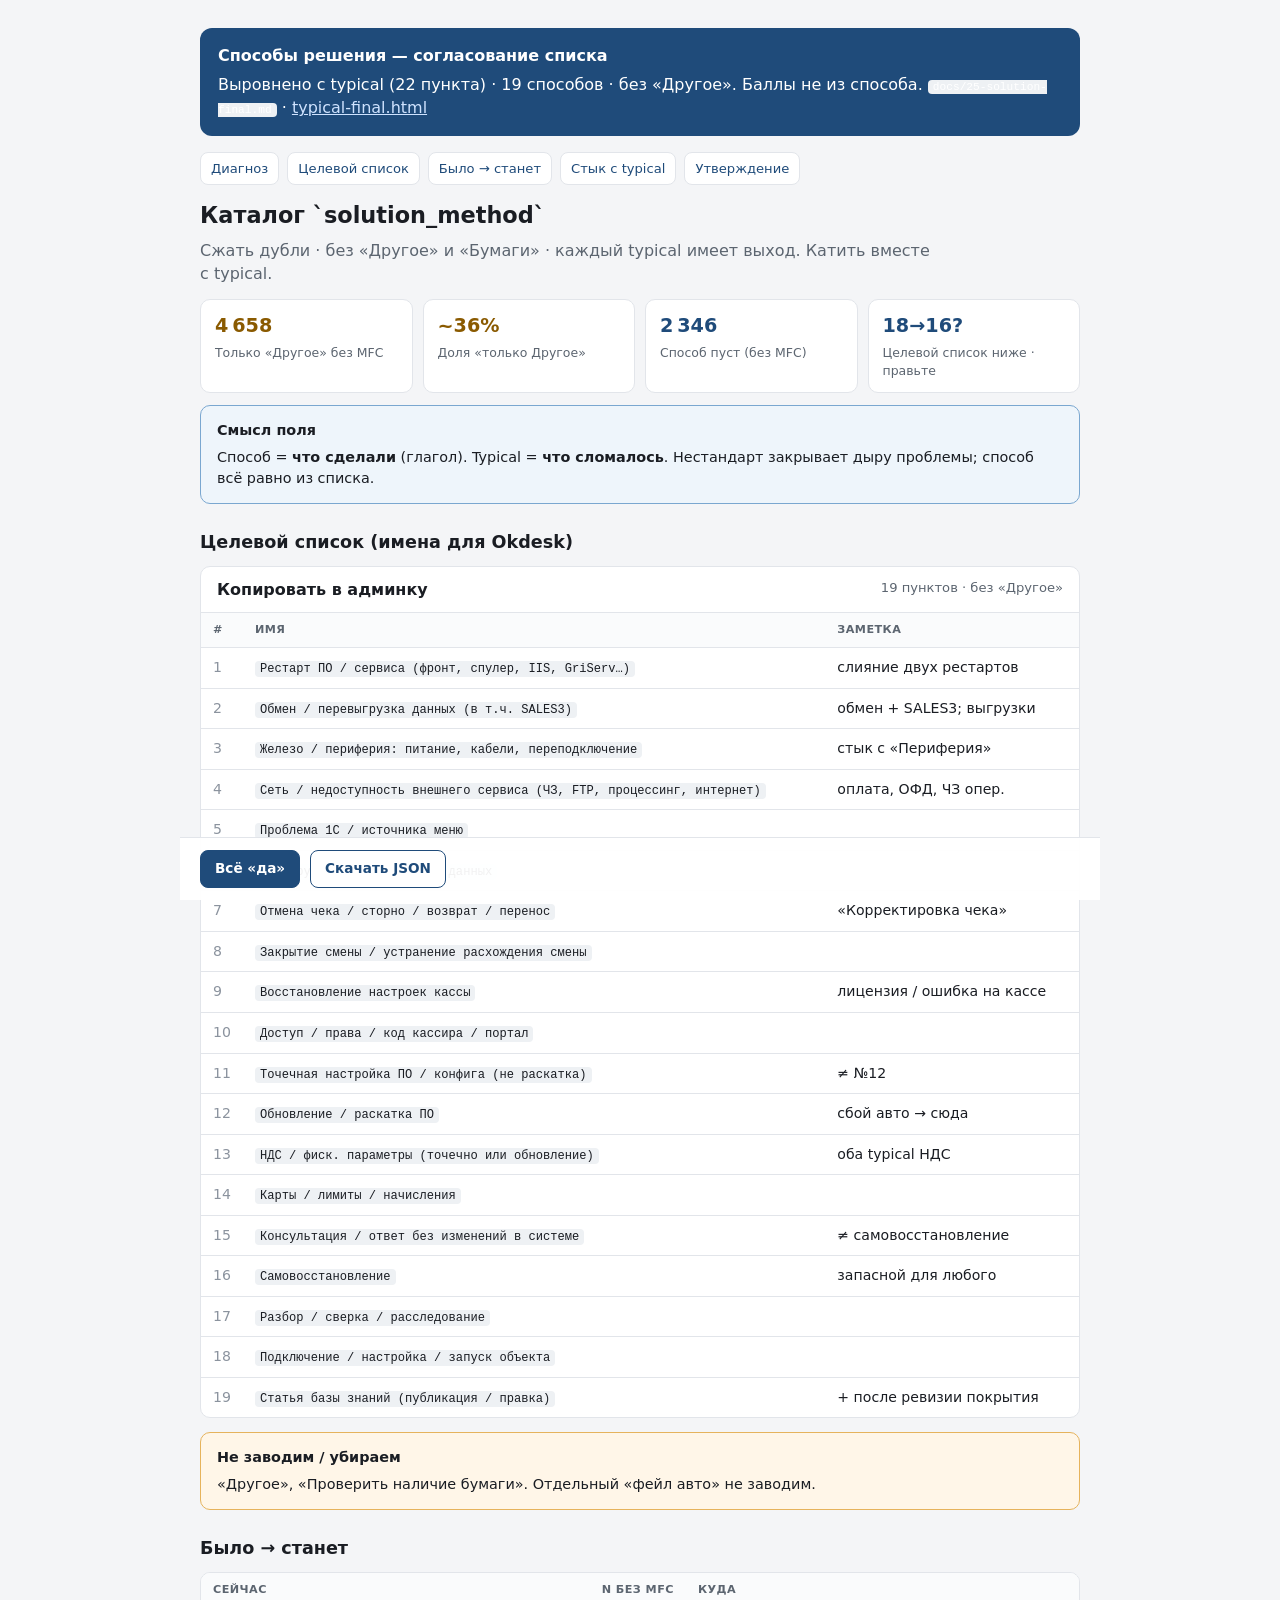
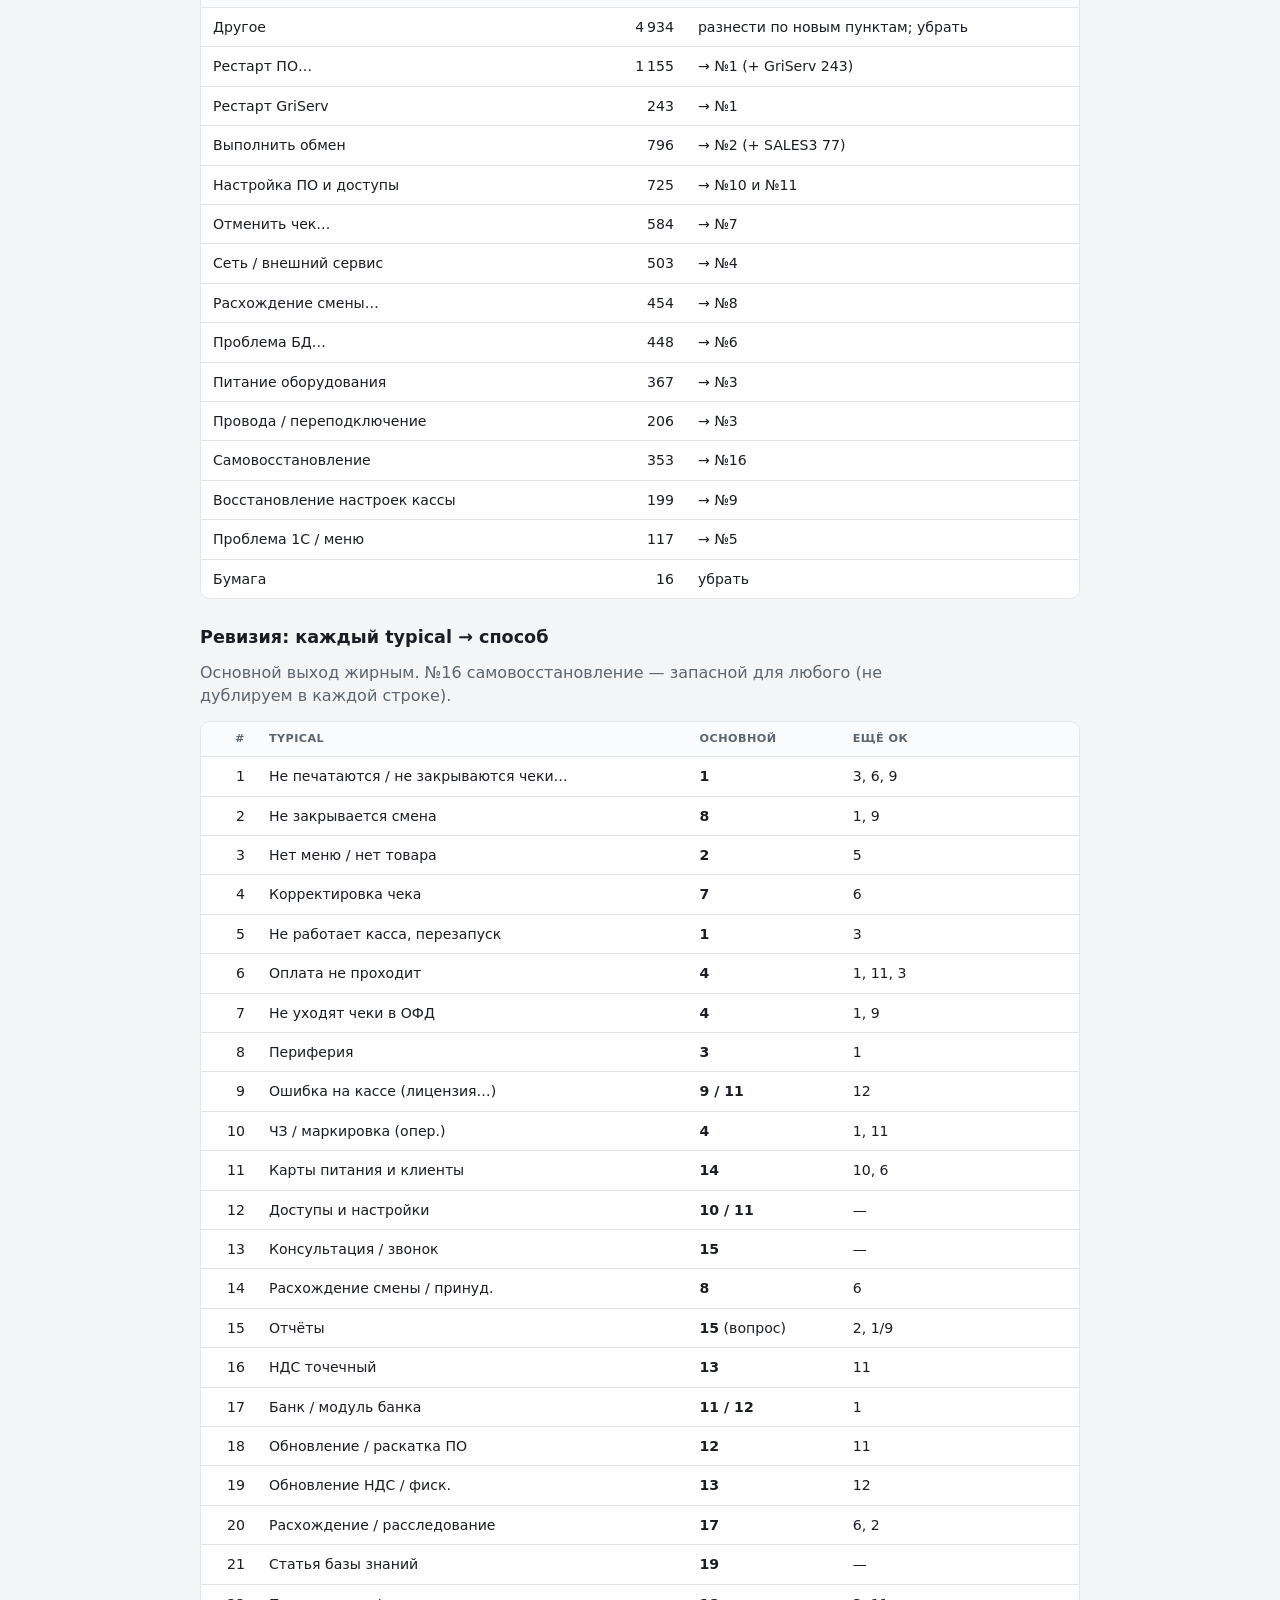
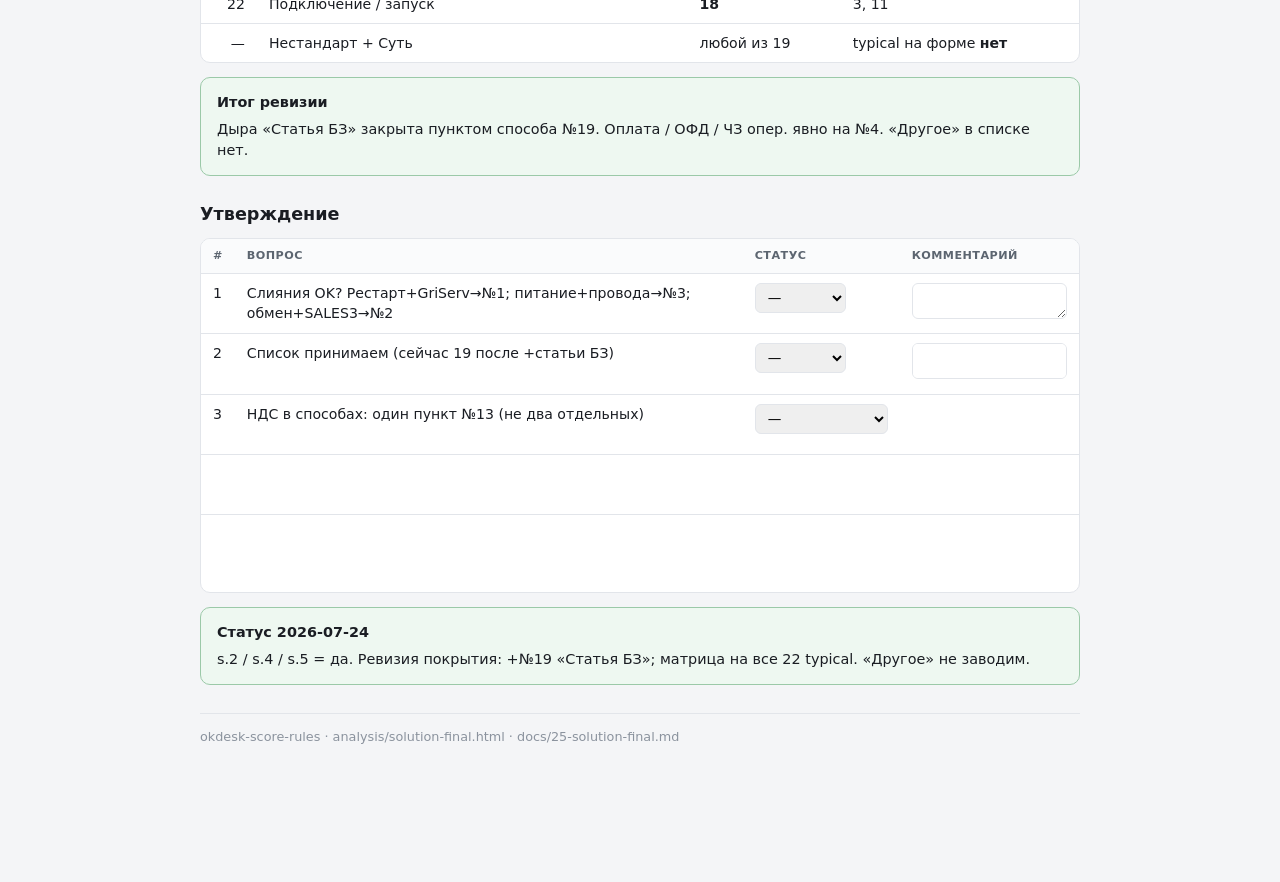
<file: analysis/solution-final.html>
<!DOCTYPE html>
<html lang="ru">
<head>
  <meta charset="utf-8" />
  <meta name="viewport" content="width=device-width, initial-scale=1" />
  <title>Способы решения — целевой список</title>
  <style>
    :root {
      --bg: #f4f5f7; --surface: #fff; --text: #1a1d23; --muted: #5c6570; --faint: #8b939e;
      --line: #e2e5ea; --accent: #1f4b7a; --ok-bg: #eef8f1; --warn-bg: #fff6e8; --info-bg: #eef5fb;
    }
    * { box-sizing: border-box; }
    body { margin: 0; font-family: "Segoe UI", system-ui, sans-serif; background: var(--bg); color: var(--text); line-height: 1.45; }
    .wrap { max-width: 920px; margin: 0 auto; padding: 28px 20px 72px; }
    h1 { font-size: 1.4rem; margin: 0 0 8px; }
    h2 { font-size: 1.1rem; margin: 26px 0 10px; }
    .lead { color: var(--muted); max-width: 72ch; margin: 0 0 14px; }
    .banner { background: #1f4b7a; color: #fff; border-radius: 12px; padding: 16px 18px; margin-bottom: 16px; }
    .banner a { color: #cfe3ff; }
    .nav { display: flex; flex-wrap: wrap; gap: 8px; margin: 0 0 14px; }
    .nav a { font-size: 0.82rem; color: var(--accent); text-decoration: none; border: 1px solid var(--line); background: var(--surface); padding: 6px 10px; border-radius: 8px; }
    .stats { display: grid; grid-template-columns: repeat(4, 1fr); gap: 10px; margin: 12px 0; }
    @media (max-width: 800px) { .stats { grid-template-columns: 1fr 1fr; } }
    .stat { background: var(--surface); border: 1px solid var(--line); border-radius: 10px; padding: 12px 14px; }
    .stat .v { font-size: 1.2rem; font-weight: 700; color: var(--accent); }
    .stat .l { font-size: 0.78rem; color: var(--muted); margin-top: 4px; }
    .stat.warn .v { color: #8a5a00; }
    .card { background: var(--surface); border: 1px solid var(--line); border-radius: 10px; overflow: hidden; margin-bottom: 14px; }
    .card-h { padding: 11px 16px; border-bottom: 1px solid var(--line); font-weight: 650; display: flex; justify-content: space-between; gap: 8px; flex-wrap: wrap; }
    .card-h .n { font-weight: 500; font-size: 0.82rem; color: var(--muted); }
    table { width: 100%; border-collapse: collapse; font-size: 0.88rem; }
    th, td { padding: 9px 12px; border-bottom: 1px solid var(--line); text-align: left; vertical-align: top; }
    th { font-size: 0.7rem; text-transform: uppercase; letter-spacing: 0.04em; color: var(--muted); background: #fafbfc; }
    tr:last-child td { border-bottom: 0; }
    td.num, th.num { text-align: right; font-variant-numeric: tabular-nums; }
    td.id { width: 2.2rem; color: var(--faint); }
    code { font-size: 0.86em; background: #eef1f4; padding: 1px 5px; border-radius: 4px; }
    .callout { border-radius: 10px; padding: 14px 16px; margin: 12px 0; border: 1px solid var(--line); font-size: 0.9rem; }
    .callout.info { background: var(--info-bg); border-color: #7aa7d0; }
    .callout.warn { background: var(--warn-bg); border-color: #e6b35c; }
    .callout.ok { background: var(--ok-bg); border-color: #9bc9a8; }
    .callout strong { display: block; margin-bottom: 6px; }
    .pill { display: inline-block; font-size: 0.72rem; font-weight: 600; padding: 2px 8px; border-radius: 999px; background: #eef2f6; color: var(--muted); }
    .pill.ok { background: var(--ok-bg); color: #1f6b3a; }
    .pill.warn { background: var(--warn-bg); color: #8a5a00; }
    .hint { display: block; font-size: 0.78rem; color: var(--muted); margin-top: 2px; }
    footer { margin-top: 28px; color: var(--faint); font-size: 0.8rem; border-top: 1px solid var(--line); padding-top: 14px; }
    .status-sel { font: inherit; font-size: 0.85rem; padding: 5px 8px; border-radius: 6px; border: 1px solid var(--line); }
    .status-sel.ok { background: var(--ok-bg); }
    .status-sel.fix { background: var(--warn-bg); }
    .row-c { width: 100%; min-height: 36px; font: inherit; font-size: 0.84rem; border: 1px solid var(--line); border-radius: 6px; padding: 6px 8px; }
    .toolbar {
      position: sticky; bottom: 0; z-index: 10; margin: 20px -20px 0; padding: 12px 20px;
      background: rgba(255,255,255,.94); border-top: 1px solid var(--line); display: flex; flex-wrap: wrap; gap: 10px; align-items: center;
    }
    .toolbar button { font: inherit; font-size: 0.85rem; font-weight: 600; padding: 8px 14px; border-radius: 8px; border: 1px solid var(--accent); background: var(--accent); color: #fff; cursor: pointer; }
    .toolbar button.secondary { background: #fff; color: var(--accent); }
    .toolbar .saved { font-size: 0.8rem; color: #1f6b3a; }
  </style>
</head>
<body>
  <div class="wrap">
    <div class="banner">
      <strong style="display:block;margin-bottom:6px">Способы решения — согласование списка</strong>
      Выровнено с typical (22 пункта) · 19 способов · без «Другое». Баллы не из способа. <code>docs/25-solution-final.md</code> ·
      <a href="typical-final.html">typical-final.html</a>
    </div>

    <nav class="nav">
      <a href="#diag">Диагноз</a>
      <a href="#list">Целевой список</a>
      <a href="#map">Было → станет</a>
      <a href="#pair">Стык с typical</a>
      <a href="#approve">Утверждение</a>
    </nav>

    <h1>Каталог `solution_method`</h1>
    <p class="lead">Сжать дубли · без «Другое» и «Бумаги» · каждый typical имеет выход. Катить вместе с typical.</p>

    <section id="diag">
      <div class="stats">
        <div class="stat warn"><div class="v">4 658</div><div class="l">Только «Другое» без MFC</div></div>
        <div class="stat warn"><div class="v">~36%</div><div class="l">Доля «только Другое»</div></div>
        <div class="stat"><div class="v">2 346</div><div class="l">Способ пуст (без MFC)</div></div>
        <div class="stat"><div class="v">18→16?</div><div class="l">Целевой список ниже · правьте</div></div>
      </div>
      <div class="callout info">
        <strong>Смысл поля</strong>
        Способ = <b>что сделали</b> (глагол). Typical = <b>что сломалось</b>. Нестандарт закрывает дыру проблемы; способ всё равно из списка.
      </div>
    </section>

    <section id="list">
      <h2>Целевой список (имена для Okdesk)</h2>
      <div class="card">
        <div class="card-h"><span>Копировать в админку</span><span class="n">19 пунктов · без «Другое»</span></div>
        <table>
          <thead><tr><th>#</th><th>Имя</th><th>Заметка</th></tr></thead>
          <tbody>
            <tr><td class="id">1</td><td><code>Рестарт ПО / сервиса (фронт, спулер, IIS, GriServ…)</code></td><td>слияние двух рестартов</td></tr>
            <tr><td class="id">2</td><td><code>Обмен / перевыгрузка данных (в т.ч. SALES3)</code></td><td>обмен + SALES3; выгрузки</td></tr>
            <tr><td class="id">3</td><td><code>Железо / периферия: питание, кабели, переподключение</code></td><td>стык с «Периферия»</td></tr>
            <tr><td class="id">4</td><td><code>Сеть / недоступность внешнего сервиса (ЧЗ, FTP, процессинг, интернет)</code></td><td>оплата, ОФД, ЧЗ опер.</td></tr>
            <tr><td class="id">5</td><td><code>Проблема 1С / источника меню</code></td><td></td></tr>
            <tr><td class="id">6</td><td><code>БД / ручная корректировка данных</code></td><td></td></tr>
            <tr><td class="id">7</td><td><code>Отмена чека / сторно / возврат / перенос</code></td><td>«Корректировка чека»</td></tr>
            <tr><td class="id">8</td><td><code>Закрытие смены / устранение расхождения смены</code></td><td></td></tr>
            <tr><td class="id">9</td><td><code>Восстановление настроек кассы</code></td><td>лицензия / ошибка на кассе</td></tr>
            <tr><td class="id">10</td><td><code>Доступ / права / код кассира / портал</code></td><td></td></tr>
            <tr><td class="id">11</td><td><code>Точечная настройка ПО / конфига (не раскатка)</code></td><td>≠ №12</td></tr>
            <tr><td class="id">12</td><td><code>Обновление / раскатка ПО</code></td><td>сбой авто → сюда</td></tr>
            <tr><td class="id">13</td><td><code>НДС / фиск. параметры (точечно или обновление)</code></td><td>оба typical НДС</td></tr>
            <tr><td class="id">14</td><td><code>Карты / лимиты / начисления</code></td><td></td></tr>
            <tr><td class="id">15</td><td><code>Консультация / ответ без изменений в системе</code></td><td>≠ самовосстановление</td></tr>
            <tr><td class="id">16</td><td><code>Самовосстановление</code></td><td>запасной для любого</td></tr>
            <tr><td class="id">17</td><td><code>Разбор / сверка / расследование</code></td><td></td></tr>
            <tr><td class="id">18</td><td><code>Подключение / настройка / запуск объекта</code></td><td></td></tr>
            <tr><td class="id">19</td><td><code>Статья базы знаний (публикация / правка)</code></td><td>+ после ревизии покрытия</td></tr>
          </tbody>
        </table>
      </div>
      <div class="callout warn">
        <strong>Не заводим / убираем</strong>
        «Другое», «Проверить наличие бумаги». Отдельный «фейл авто» не заводим.
      </div>
    </section>

    <section id="map">
      <h2>Было → станет</h2>
      <div class="card">
        <table>
          <thead><tr><th>Сейчас</th><th class="num">N без MFC</th><th>Куда</th></tr></thead>
          <tbody>
            <tr><td>Другое</td><td class="num">4 934</td><td>разнести по новым пунктам; убрать</td></tr>
            <tr><td>Рестарт ПО…</td><td class="num">1 155</td><td>→ №1 (+ GriServ 243)</td></tr>
            <tr><td>Рестарт GriServ</td><td class="num">243</td><td>→ №1</td></tr>
            <tr><td>Выполнить обмен</td><td class="num">796</td><td>→ №2 (+ SALES3 77)</td></tr>
            <tr><td>Настройка ПО и доступы</td><td class="num">725</td><td>→ №10 и №11</td></tr>
            <tr><td>Отменить чек…</td><td class="num">584</td><td>→ №7</td></tr>
            <tr><td>Сеть / внешний сервис</td><td class="num">503</td><td>→ №4</td></tr>
            <tr><td>Расхождение смены…</td><td class="num">454</td><td>→ №8</td></tr>
            <tr><td>Проблема БД…</td><td class="num">448</td><td>→ №6</td></tr>
            <tr><td>Питание оборудования</td><td class="num">367</td><td>→ №3</td></tr>
            <tr><td>Провода / переподключение</td><td class="num">206</td><td>→ №3</td></tr>
            <tr><td>Самовосстановление</td><td class="num">353</td><td>→ №16</td></tr>
            <tr><td>Восстановление настроек кассы</td><td class="num">199</td><td>→ №9</td></tr>
            <tr><td>Проблема 1С / меню</td><td class="num">117</td><td>→ №5</td></tr>
            <tr><td>Бумага</td><td class="num">16</td><td>убрать</td></tr>
          </tbody>
        </table>
      </div>
    </section>

    <section id="pair">
      <h2>Ревизия: каждый typical → способ</h2>
      <p class="lead">Основной выход жирным. №16 самовосстановление — запасной для любого (не дублируем в каждой строке).</p>
      <div class="card">
        <table>
          <thead><tr><th class="num">#</th><th>Typical</th><th>Основной</th><th>Ещё ок</th></tr></thead>
          <tbody>
            <tr><td class="num">1</td><td>Не печатаются / не закрываются чеки…</td><td><b>1</b></td><td>3, 6, 9</td></tr>
            <tr><td class="num">2</td><td>Не закрывается смена</td><td><b>8</b></td><td>1, 9</td></tr>
            <tr><td class="num">3</td><td>Нет меню / нет товара</td><td><b>2</b></td><td>5</td></tr>
            <tr><td class="num">4</td><td>Корректировка чека</td><td><b>7</b></td><td>6</td></tr>
            <tr><td class="num">5</td><td>Не работает касса, перезапуск</td><td><b>1</b></td><td>3</td></tr>
            <tr><td class="num">6</td><td>Оплата не проходит</td><td><b>4</b></td><td>1, 11, 3</td></tr>
            <tr><td class="num">7</td><td>Не уходят чеки в ОФД</td><td><b>4</b></td><td>1, 9</td></tr>
            <tr><td class="num">8</td><td>Периферия</td><td><b>3</b></td><td>1</td></tr>
            <tr><td class="num">9</td><td>Ошибка на кассе (лицензия…)</td><td><b>9 / 11</b></td><td>12</td></tr>
            <tr><td class="num">10</td><td>ЧЗ / маркировка (опер.)</td><td><b>4</b></td><td>1, 11</td></tr>
            <tr><td class="num">11</td><td>Карты питания и клиенты</td><td><b>14</b></td><td>10, 6</td></tr>
            <tr><td class="num">12</td><td>Доступы и настройки</td><td><b>10 / 11</b></td><td>—</td></tr>
            <tr><td class="num">13</td><td>Консультация / звонок</td><td><b>15</b></td><td>—</td></tr>
            <tr><td class="num">14</td><td>Расхождение смены / принуд.</td><td><b>8</b></td><td>6</td></tr>
            <tr><td class="num">15</td><td>Отчёты</td><td><b>15</b> (вопрос)</td><td>2, 1/9</td></tr>
            <tr><td class="num">16</td><td>НДС точечный</td><td><b>13</b></td><td>11</td></tr>
            <tr><td class="num">17</td><td>Банк / модуль банка</td><td><b>11 / 12</b></td><td>1</td></tr>
            <tr><td class="num">18</td><td>Обновление / раскатка ПО</td><td><b>12</b></td><td>11</td></tr>
            <tr><td class="num">19</td><td>Обновление НДС / фиск.</td><td><b>13</b></td><td>12</td></tr>
            <tr><td class="num">20</td><td>Расхождение / расследование</td><td><b>17</b></td><td>6, 2</td></tr>
            <tr><td class="num">21</td><td>Статья базы знаний</td><td><b>19</b></td><td>—</td></tr>
            <tr><td class="num">22</td><td>Подключение / запуск</td><td><b>18</b></td><td>3, 11</td></tr>
            <tr><td class="num">—</td><td>Нестандарт + Суть</td><td>любой из 19</td><td>typical на форме <b>нет</b></td></tr>
          </tbody>
        </table>
      </div>
      <div class="callout ok">
        <strong>Итог ревизии</strong>
        Дыра «Статья БЗ» закрыта пунктом способа №19. Оплата / ОФД / ЧЗ опер. явно на №4. «Другое» в списке нет.
      </div>
    </section>

    <section id="approve">
      <h2>Утверждение</h2>
      <div class="card">
        <table>
          <thead><tr><th>#</th><th>Вопрос</th><th>Статус</th><th>Комментарий</th></tr></thead>
          <tbody>
            <tr>
              <td>1</td><td>Слияния OK? Рестарт+GriServ→№1; питание+провода→№3; обмен+SALES3→№2</td>
              <td><select class="status-sel" data-key="s.1"><option value="">—</option><option value="да">да</option><option value="правим">правим</option></select></td>
              <td><textarea class="row-c" data-key="s.1.c" rows="1"></textarea></td>
            </tr>
            <tr>
              <td>2</td><td>Список принимаем (сейчас 19 после +статьи БЗ)</td>
              <td><select class="status-sel" data-key="s.2"><option value="">—</option><option value="да">да</option><option value="правим">правим</option></select></td>
              <td><textarea class="row-c" data-key="s.2.c" rows="1" placeholder="что выкинуть/слить"></textarea></td>
            </tr>
            <tr>
              <td>3</td><td>НДС в способах: один пункт №13 (не два отдельных)</td>
              <td><select class="status-sel" data-key="s.3"><option value="">—</option><option value="да">да</option><option value="два">оставить два</option></select></td>
              <td><textarea class="row-c" data-key="s.3.c" rows="1"></textarea></td>
            </tr>
            <tr>
              <td>4</td><td>Убрать «Другое» и «Бумагу» после параллели с typical</td>
              <td><select class="status-sel" data-key="s.4"><option value="">—</option><option value="да">да</option><option value="правим">правим</option></select></td>
              <td><textarea class="row-c" data-key="s.4.c" rows="1"></textarea></td>
            </tr>
            <tr>
              <td>5</td><td>Имена as-is для Okdesk</td>
              <td><select class="status-sel" data-key="s.5"><option value="">—</option><option value="да">да</option><option value="правим">правим</option></select></td>
              <td><textarea class="row-c" data-key="s.5.c" rows="2" placeholder="правки формулировок"></textarea></td>
            </tr>
          </tbody>
        </table>
      </div>
      <div class="callout ok">
        <strong>Статус 2026-07-24</strong>
        s.2 / s.4 / s.5 = да. Ревизия покрытия: +№19 «Статья БЗ»; матрица на все 22 typical. «Другое» не заводим.
      </div>
    </section>

    <footer>okdesk-score-rules · analysis/solution-final.html · docs/25-solution-final.md</footer>

    <div class="toolbar">
      <button type="button" id="btnAll">Всё «да»</button>
      <button type="button" id="btnJson" class="secondary">Скачать JSON</button>
      <span class="saved" id="saveState"></span>
    </div>
  </div>
  <script>
  (function () {
    const STORE = "okdesk-solution-approval-v1";
    const fields = () => document.querySelectorAll("[data-key]");
    function paint(el) {
      if (!el.classList.contains("status-sel")) return;
      el.classList.remove("ok", "fix");
      if (el.value === "да") el.classList.add("ok");
      if (el.value === "правим" || el.value === "два") el.classList.add("fix");
    }
    function collect() {
      const c = {};
      fields().forEach((el) => { c[el.dataset.key] = el.value; });
      return { saved_at: new Date().toISOString(), comments: c };
    }
    function persist() {
      localStorage.setItem(STORE, JSON.stringify(collect()));
      document.getElementById("saveState").textContent = "сохранено " + new Date().toLocaleTimeString("ru-RU");
    }
    try {
      const raw = localStorage.getItem(STORE);
      if (raw) {
        const map = JSON.parse(raw).comments || {};
        fields().forEach((el) => { if (map[el.dataset.key] != null) el.value = map[el.dataset.key]; paint(el); });
      }
    } catch (e) {}
    fields().forEach((el) => {
      el.addEventListener("change", () => { paint(el); persist(); });
      el.addEventListener("input", persist);
    });
    document.getElementById("btnAll").onclick = () => {
      document.querySelectorAll(".status-sel").forEach((s) => { s.value = "да"; paint(s); });
      persist();
    };
    document.getElementById("btnJson").onclick = () => {
      const blob = new Blob([JSON.stringify(collect(), null, 2)], { type: "application/json" });
      const a = document.createElement("a");
      a.href = URL.createObjectURL(blob);
      a.download = "solution-approval-comments.json";
      a.click();
    };
  })();
  </script>
</body>
</html>
</file>
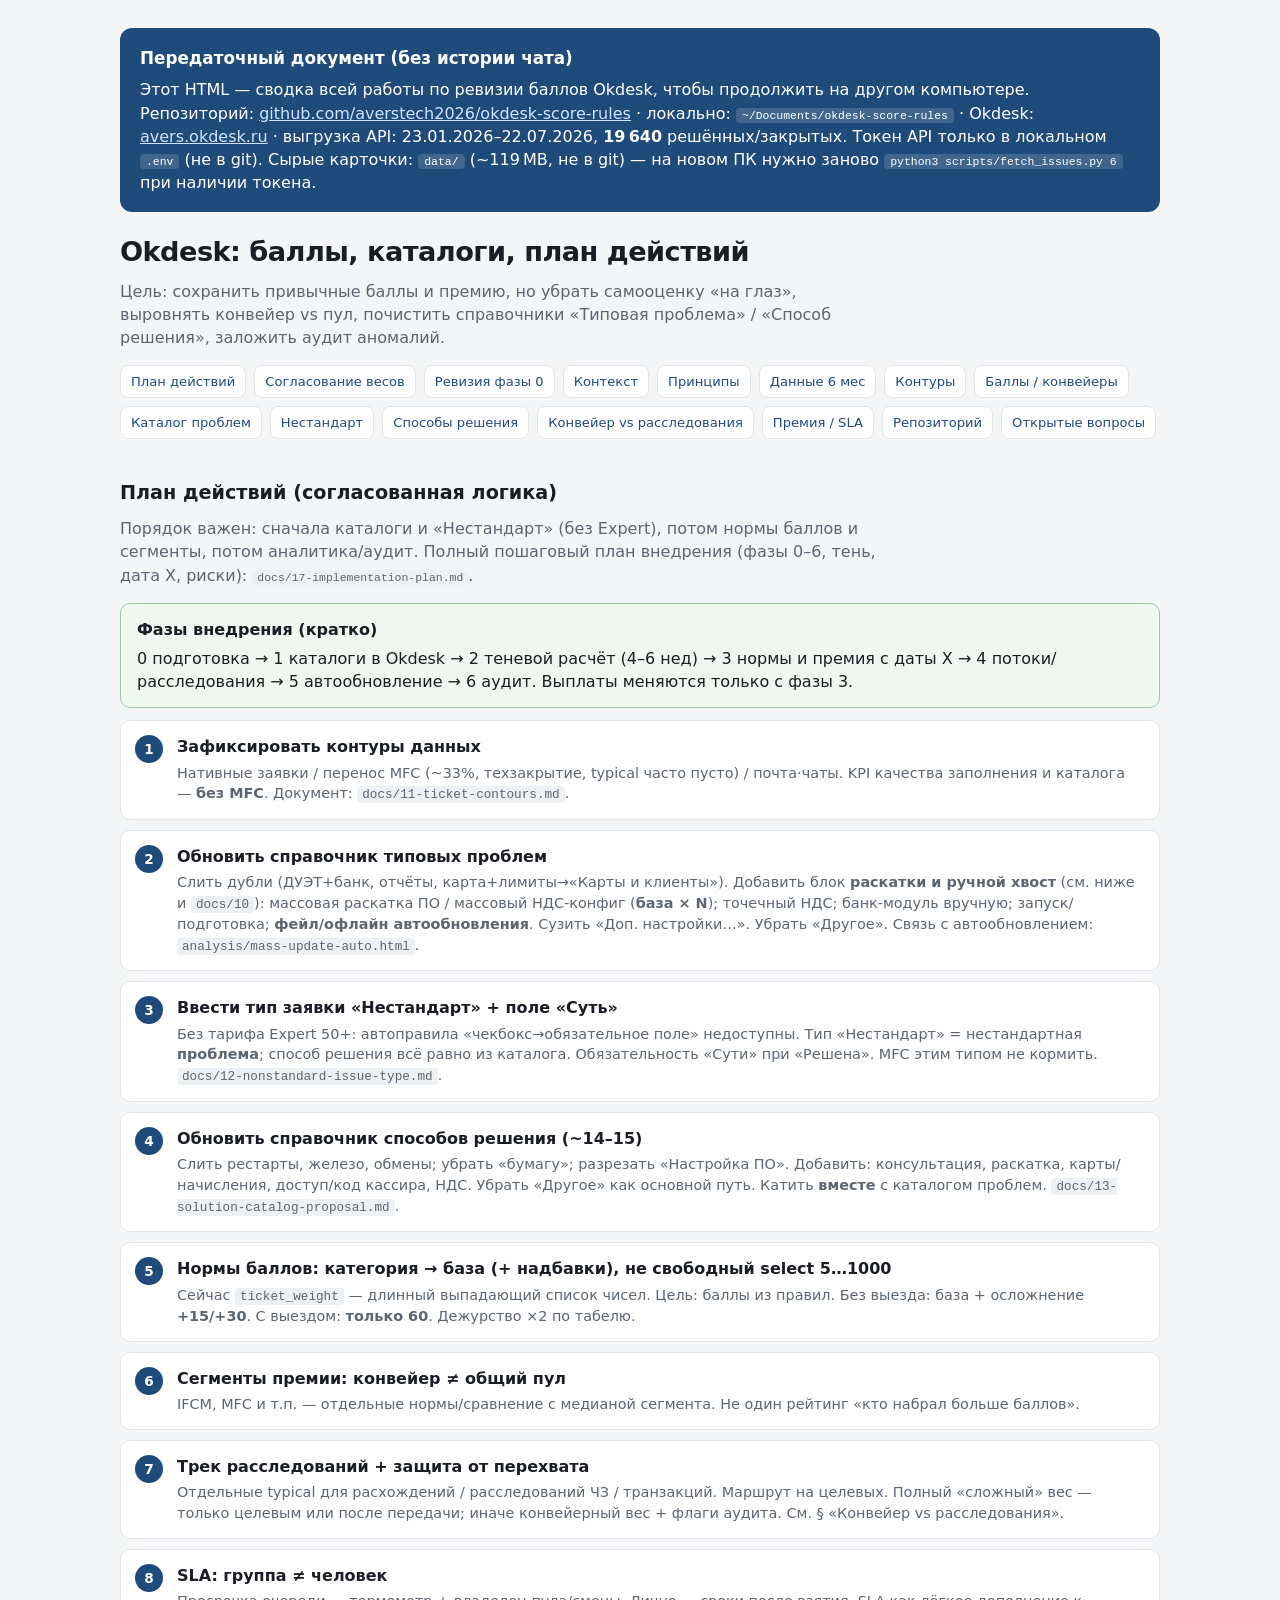
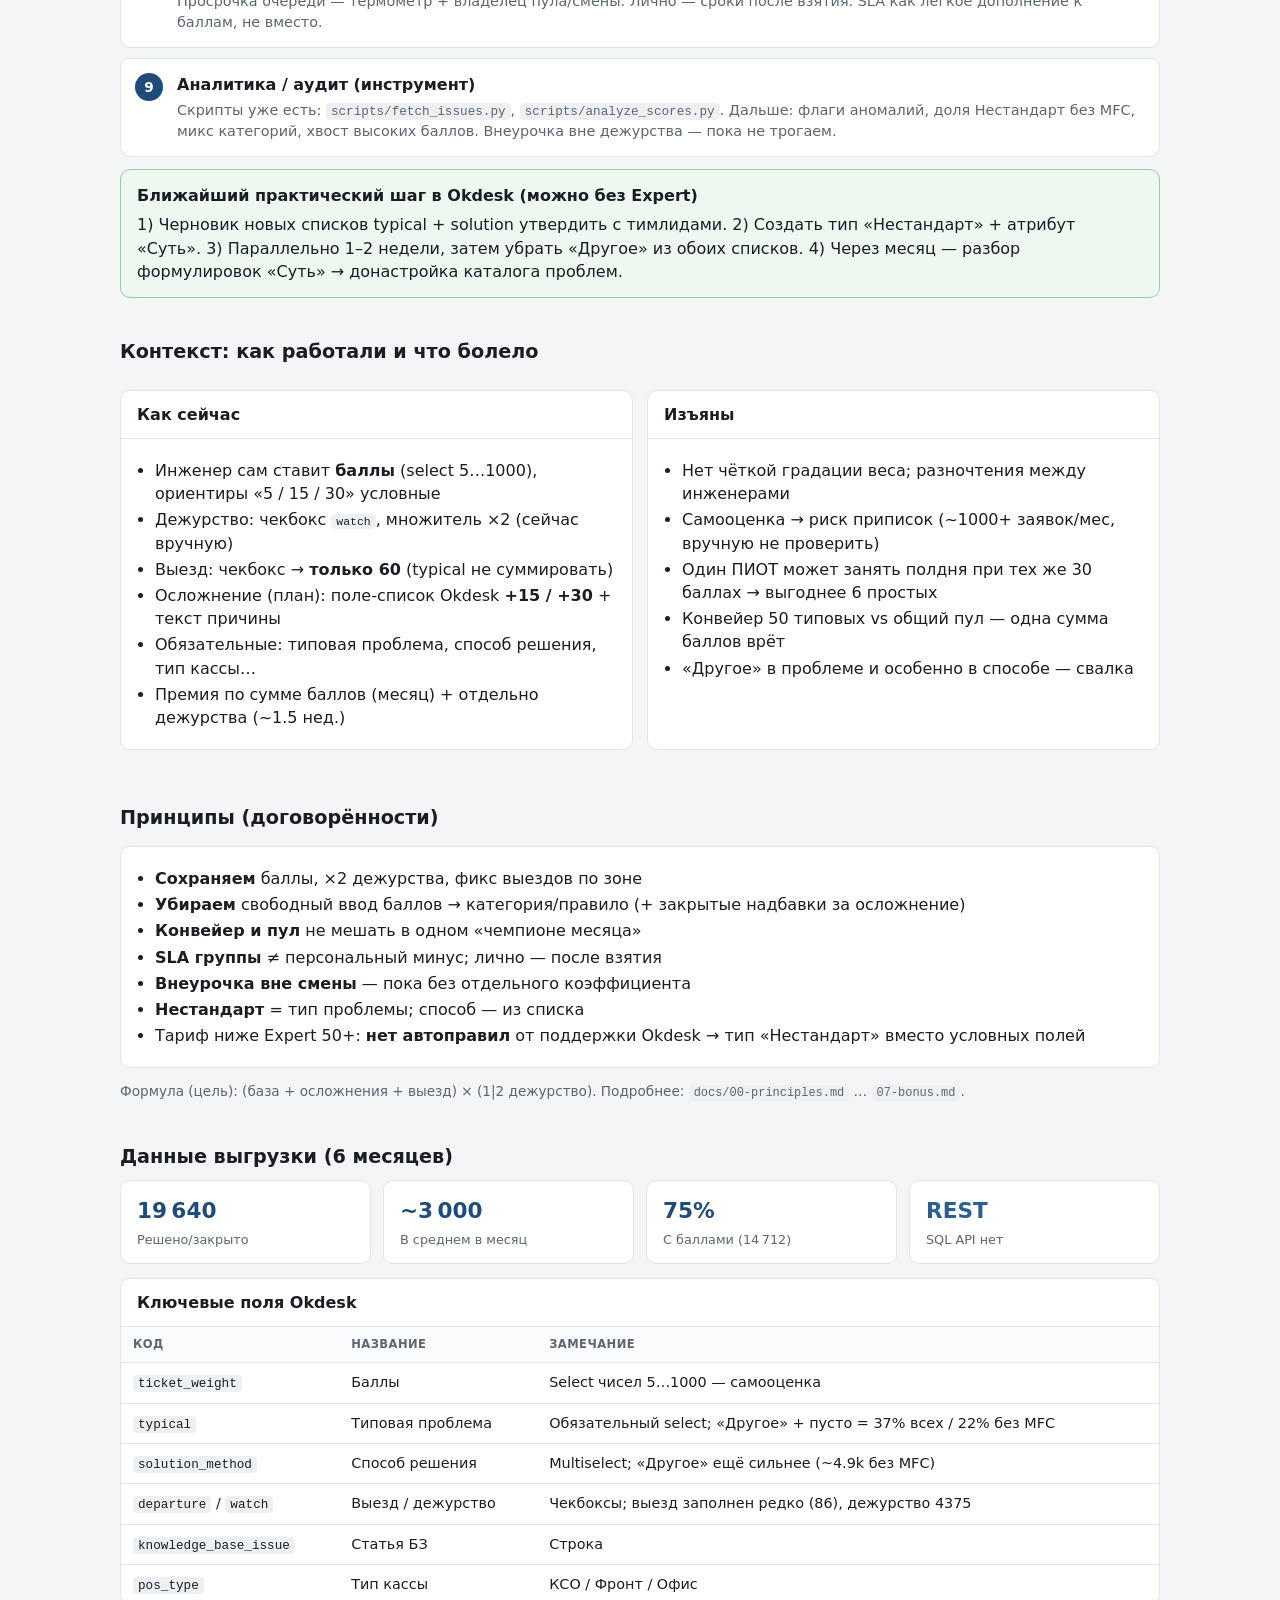
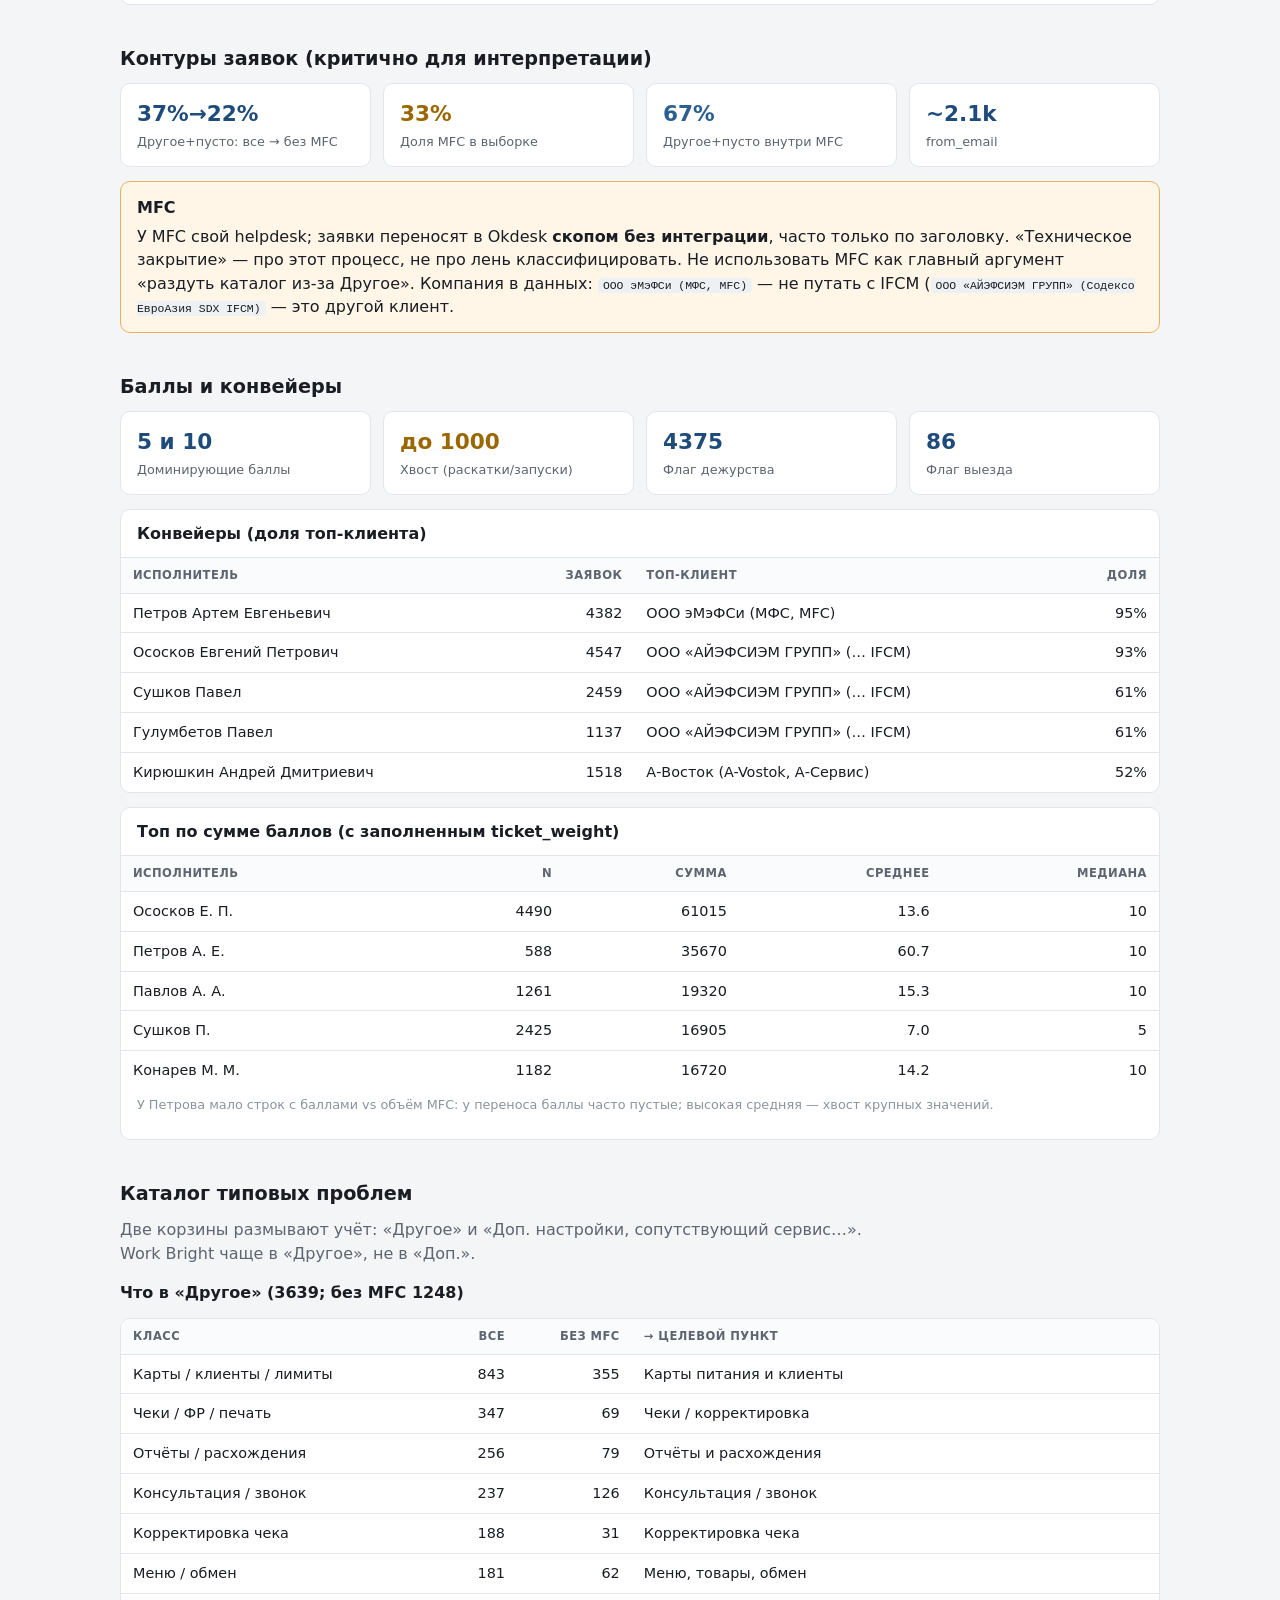
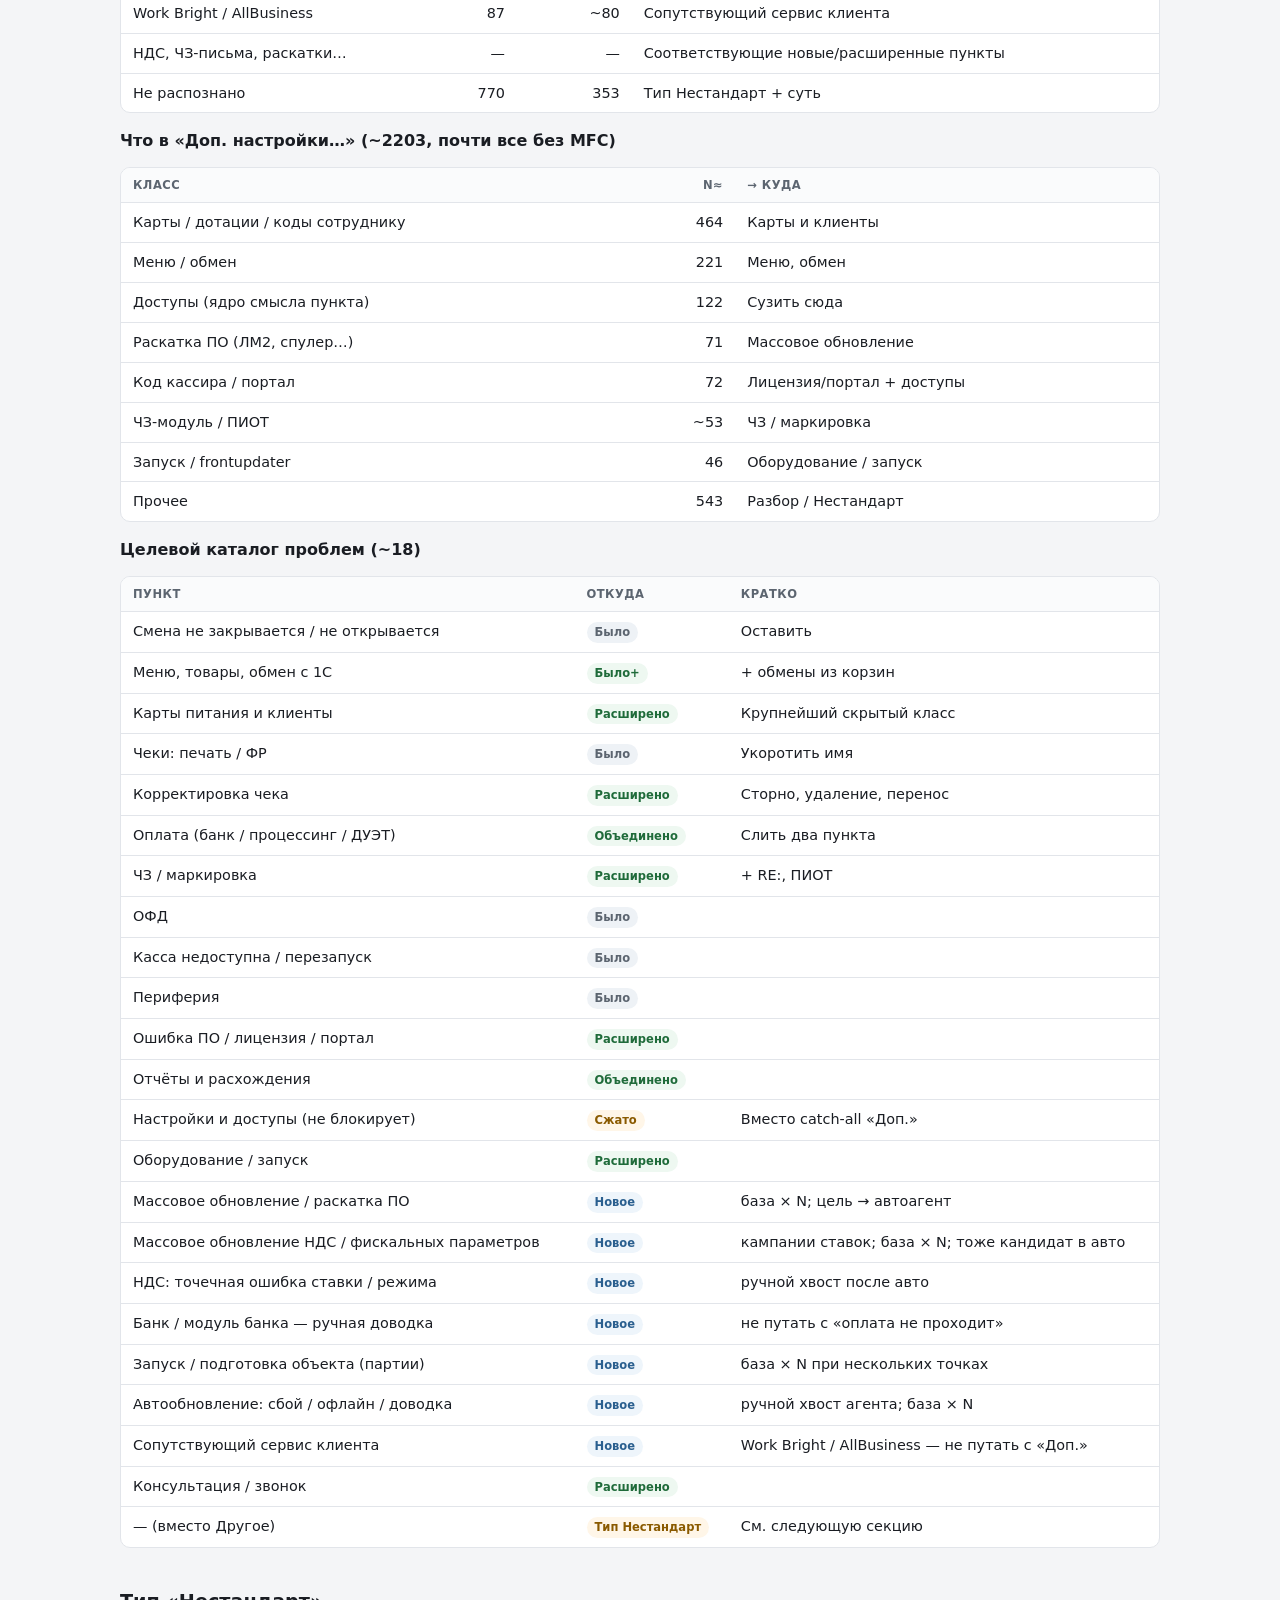
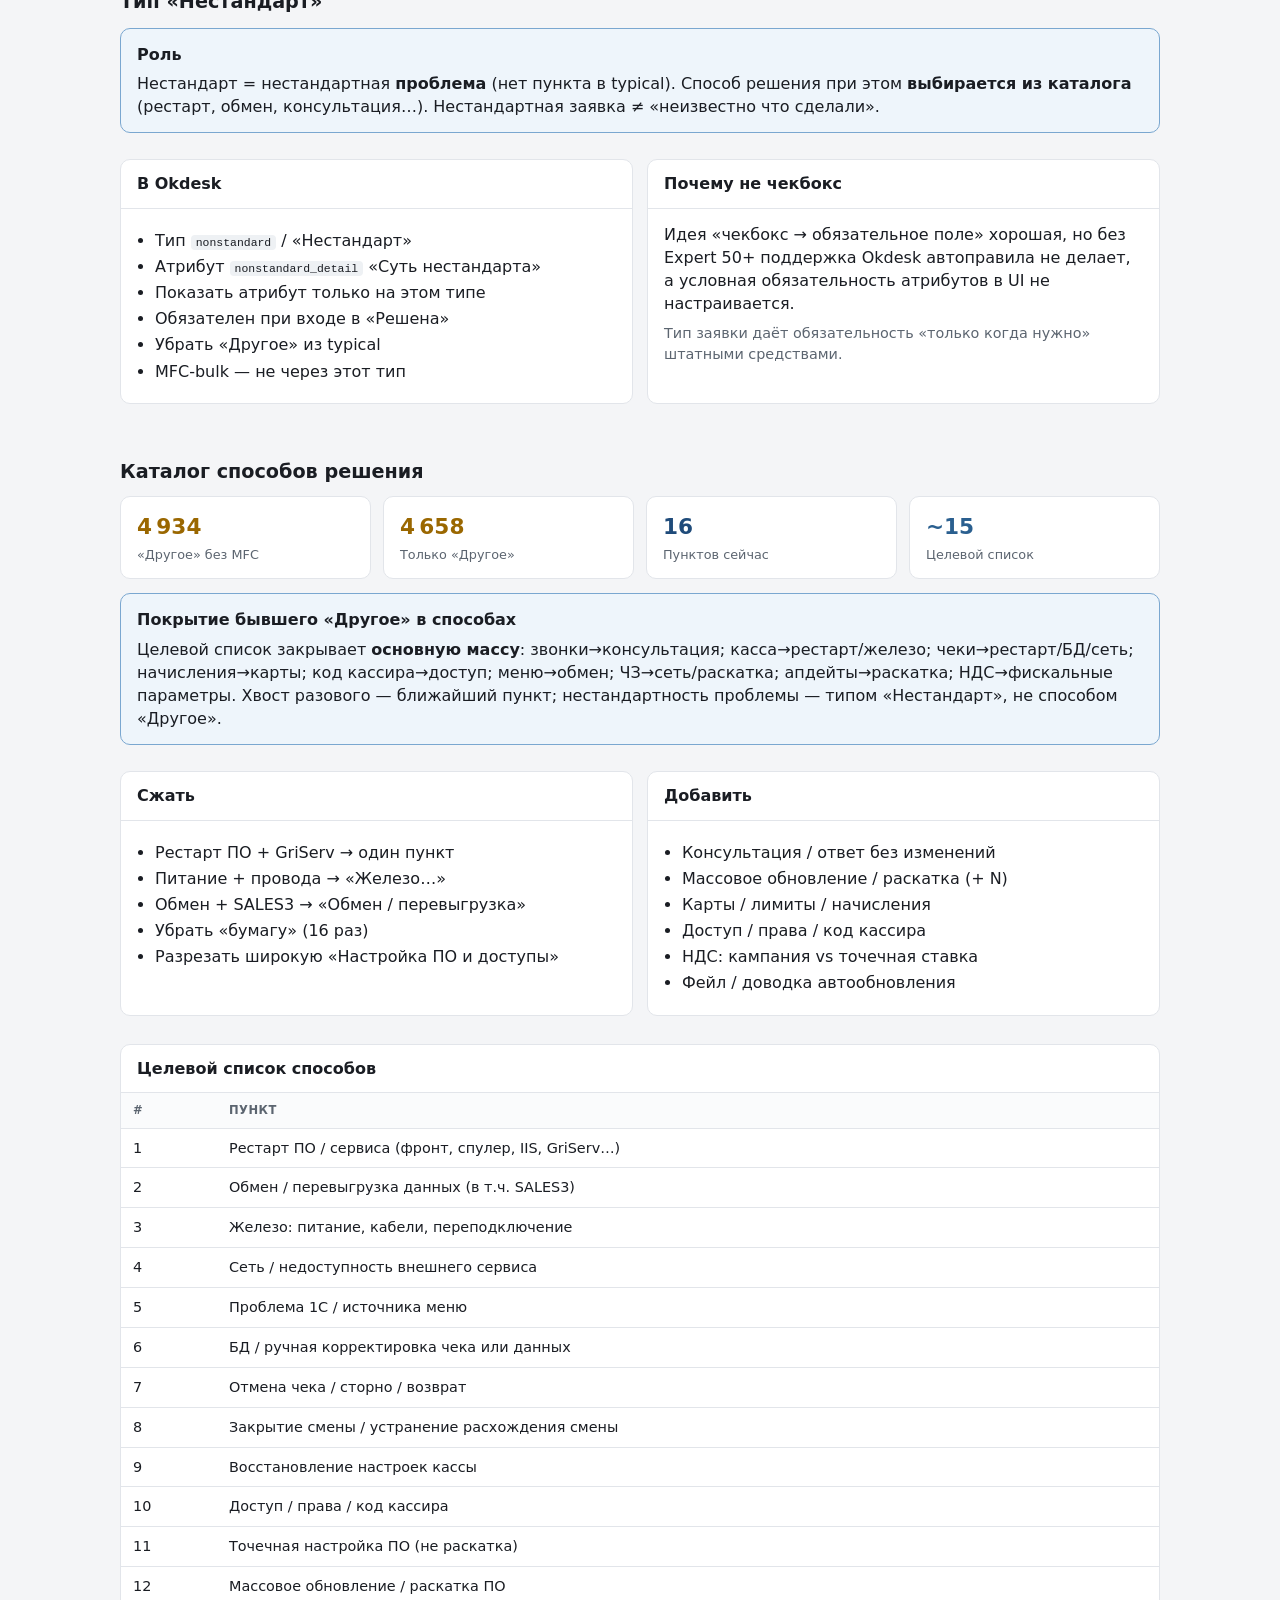
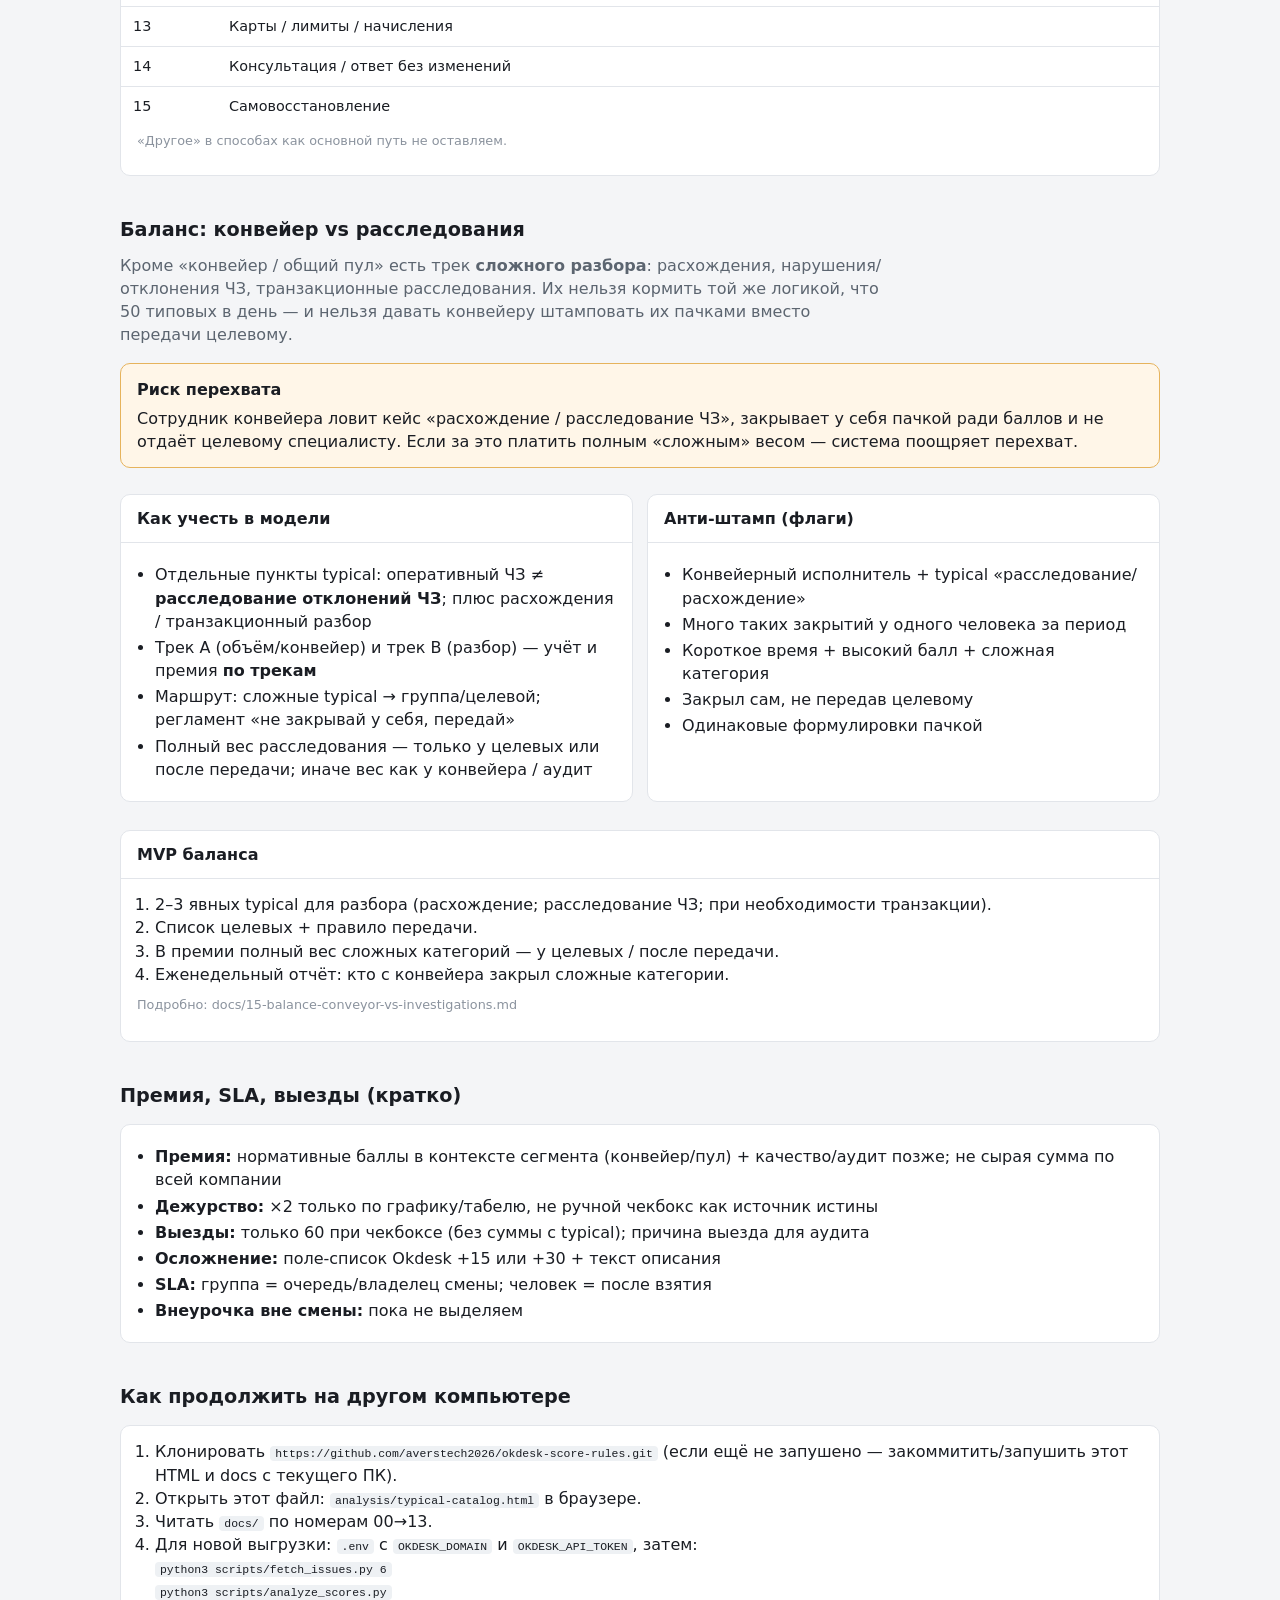
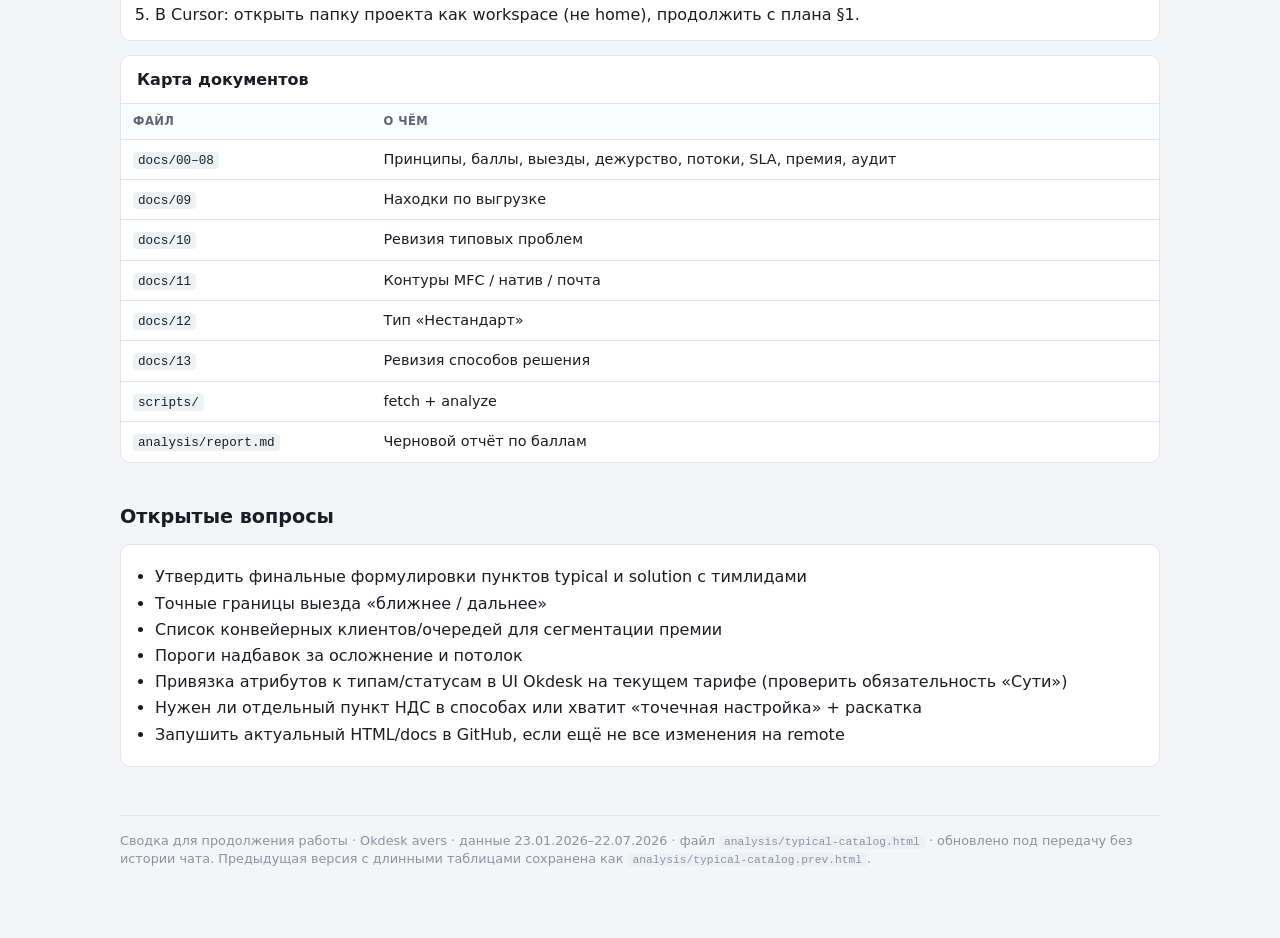
<file: analysis/typical-catalog.html>
<!DOCTYPE html>
<html lang="ru">
<head>
  <meta charset="utf-8" />
  <meta name="viewport" content="width=device-width, initial-scale=1" />
  <title>Okdesk Score Rules — сводка для продолжения работы</title>
  <style>
    :root {
      --bg: #f4f5f7; --surface: #fff; --text: #1a1d23; --muted: #5c6570; --faint: #8b939e;
      --line: #e2e5ea; --accent: #1f4b7a; --warn-bg: #fff6e8; --warn-border: #e6b35c;
      --info-bg: #eef5fb; --info-border: #7aa7d0; --ok-bg: #eef8f1; --bar: #1f4b7a; --bar2: #3d7ab0;
      --step: #1f4b7a;
    }
    * { box-sizing: border-box; }
    body { margin: 0; font-family: "Segoe UI", system-ui, -apple-system, sans-serif; background: var(--bg); color: var(--text); line-height: 1.45; }
    .wrap { max-width: 1080px; margin: 0 auto; padding: 28px 20px 80px; }
    h1 { font-size: 1.7rem; font-weight: 700; margin: 0 0 8px; letter-spacing: -0.02em; }
    h2 { font-size: 1.2rem; font-weight: 650; margin: 0 0 10px; padding-top: 8px; }
    h3 { font-size: 1rem; font-weight: 650; margin: 16px 0 8px; }
    .lead { color: var(--muted); margin: 0 0 16px; max-width: 75ch; }
    .caption { color: var(--faint); font-size: 0.8rem; margin-top: 6px; }
    .handoff {
      background: #1f4b7a; color: #fff; border-radius: 12px; padding: 18px 20px; margin-bottom: 20px;
    }
    .handoff a { color: #cfe3ff; }
    .handoff code { background: rgba(255,255,255,.15); padding: 1px 6px; border-radius: 4px; }
    .nav { display: flex; flex-wrap: wrap; gap: 8px; margin: 14px 0 18px; }
    .nav a {
      font-size: 0.82rem; color: var(--accent); text-decoration: none; border: 1px solid var(--line);
      background: var(--surface); padding: 6px 10px; border-radius: 8px;
    }
    .nav a:hover { border-color: var(--accent); }
    .stats { display: grid; grid-template-columns: repeat(4, 1fr); gap: 12px; margin-bottom: 14px; }
    @media (max-width: 800px) {
      .stats { grid-template-columns: repeat(2, 1fr); }
      .two { grid-template-columns: 1fr !important; }
    }
    .stat { background: var(--surface); border: 1px solid var(--line); border-radius: 10px; padding: 14px 16px; }
    .stat .v { font-size: 1.35rem; font-weight: 700; color: var(--accent); }
    .stat.warn .v { color: #9a6700; }
    .stat.info .v { color: #2a5f8f; }
    .stat .l { font-size: 0.8rem; color: var(--muted); margin-top: 4px; }
    .callout { border-radius: 10px; padding: 14px 16px; margin: 12px 0; border: 1px solid var(--line); background: var(--surface); }
    .callout.warn { background: var(--warn-bg); border-color: var(--warn-border); }
    .callout.info { background: var(--info-bg); border-color: var(--info-border); }
    .callout.ok { background: var(--ok-bg); border-color: #9bc9a8; }
    .callout strong { display: block; margin-bottom: 6px; }
    .card { background: var(--surface); border: 1px solid var(--line); border-radius: 10px; margin: 14px 0; overflow: hidden; }
    .card-h { padding: 12px 16px; border-bottom: 1px solid var(--line); font-weight: 650; display: flex; justify-content: space-between; gap: 8px; align-items: center; }
    .card-b { padding: 0; }
    .card-b.pad { padding: 14px 16px; }
    table { width: 100%; border-collapse: collapse; font-size: 0.9rem; }
    th, td { padding: 9px 12px; border-bottom: 1px solid var(--line); text-align: left; vertical-align: top; }
    th { font-size: 0.72rem; text-transform: uppercase; letter-spacing: 0.04em; color: var(--muted); font-weight: 600; background: #fafbfc; }
    td.num, th.num { text-align: right; font-variant-numeric: tabular-nums; white-space: nowrap; }
    tr:last-child td { border-bottom: 0; }
    .two { display: grid; grid-template-columns: 1fr 1fr; gap: 14px; }
    .pill { display: inline-block; font-size: 0.72rem; font-weight: 600; padding: 2px 8px; border-radius: 999px; background: #eef2f6; color: var(--muted); }
    .pill.ok { background: var(--ok-bg); color: #1f6b3a; }
    .pill.info { background: var(--info-bg); color: #2a5f8f; }
    .pill.warn { background: var(--warn-bg); color: #8a5a00; }
    section { margin-top: 32px; }
    .plan { counter-reset: step; list-style: none; padding: 0; margin: 0; }
    .plan li {
      position: relative; background: var(--surface); border: 1px solid var(--line); border-radius: 10px;
      padding: 14px 16px 14px 56px; margin: 10px 0;
    }
    .plan li::before {
      counter-increment: step; content: counter(step); position: absolute; left: 14px; top: 14px;
      width: 28px; height: 28px; border-radius: 50%; background: var(--step); color: #fff;
      font-weight: 700; font-size: 0.85rem; display: flex; align-items: center; justify-content: center;
      line-height: 28px; text-align: center;
    }
    .plan .t { font-weight: 650; margin-bottom: 4px; }
    .plan .d { font-size: 0.9rem; color: var(--muted); }
    .meta { font-size: 0.85rem; color: var(--muted); }
    footer { margin-top: 48px; color: var(--faint); font-size: 0.8rem; border-top: 1px solid var(--line); padding-top: 16px; }
    code { font-size: 0.88em; background: #eef1f4; padding: 1px 5px; border-radius: 4px; }
    ul.compact { margin: 6px 0; padding-left: 18px; }
    ul.compact li { margin: 3px 0; }
  </style>
</head>
<body>
  <div class="wrap">

    <div class="handoff">
      <strong style="display:block;font-size:1.05rem;margin-bottom:8px">Передаточный документ (без истории чата)</strong>
      Этот HTML — сводка всей работы по ревизии баллов Okdesk, чтобы продолжить на другом компьютере.
      Репозиторий: <a href="https://github.com/averstech2026/okdesk-score-rules">github.com/averstech2026/okdesk-score-rules</a>
      · локально: <code>~/Documents/okdesk-score-rules</code>
      · Okdesk: <a href="https://avers.okdesk.ru/">avers.okdesk.ru</a>
      · выгрузка API: 23.01.2026–22.07.2026, <b>19 640</b> решённых/закрытых.
      Токен API только в локальном <code>.env</code> (не в git). Сырые карточки: <code>data/</code> (~119 MB, не в git) — на новом ПК нужно заново
      <code>python3 scripts/fetch_issues.py 6</code> при наличии токена.
    </div>

    <h1>Okdesk: баллы, каталоги, план действий</h1>
    <p class="lead">
      Цель: сохранить привычные баллы и премию, но убрать самооценку «на глаз», выровнять конвейер vs пул,
      почистить справочники «Типовая проблема» / «Способ решения», заложить аудит аномалий.
    </p>

    <nav class="nav">
      <a href="#plan">План действий</a>
      <a href="weight-approval.html">Согласование весов</a>
      <a href="phase0-revision.html">Ревизия фазы 0</a>
      <a href="#context">Контекст</a>
      <a href="#principles">Принципы</a>
      <a href="#data">Данные 6 мес</a>
      <a href="#contours">Контуры</a>
      <a href="#scores">Баллы / конвейеры</a>
      <a href="#problems">Каталог проблем</a>
      <a href="#nonstandard">Нестандарт</a>
      <a href="#solutions">Способы решения</a>
      <a href="#balance">Конвейер vs расследования</a>
      <a href="#bonus">Премия / SLA</a>
      <a href="#repo">Репозиторий</a>
      <a href="#open">Открытые вопросы</a>
    </nav>

    <!-- ========== PLAN ========== -->
    <section id="plan">
      <h2>План действий (согласованная логика)</h2>
      <p class="lead">Порядок важен: сначала каталоги и «Нестандарт» (без Expert), потом нормы баллов и сегменты, потом аналитика/аудит.
        Полный пошаговый план внедрения (фазы 0–6, тень, дата X, риски): <code>docs/17-implementation-plan.md</code>.</p>
      <div class="callout ok">
        <strong>Фазы внедрения (кратко)</strong>
        0 подготовка → 1 каталоги в Okdesk → 2 теневой расчёт (4–6 нед) → 3 нормы и премия с даты X → 4 потоки/расследования → 5 автообновление → 6 аудит.
        Выплаты меняются только с фазы 3.
      </div>
      <ol class="plan">
        <li>
          <div class="t">Зафиксировать контуры данных</div>
          <div class="d">Нативные заявки / перенос MFC (~33%, техзакрытие, typical часто пусто) / почта·чаты. KPI качества заполнения и каталога — <b>без MFC</b>. Документ: <code>docs/11-ticket-contours.md</code>.</div>
        </li>
        <li>
          <div class="t">Обновить справочник типовых проблем</div>
          <div class="d">Слить дубли (ДУЭТ+банк, отчёты, карта+лимиты→«Карты и клиенты»).
            Добавить блок <b>раскатки и ручной хвост</b> (см. ниже и <code>docs/10</code>):
            массовая раскатка ПО / массовый НДС-конфиг (<b>база × N</b>);
            точечный НДС; банк-модуль вручную; запуск/подготовка; <b>фейл/офлайн автообновления</b>.
            Сузить «Доп. настройки…». Убрать «Другое». Связь с автообновлением: <code>analysis/mass-update-auto.html</code>.</div>
        </li>
        <li>
          <div class="t">Ввести тип заявки «Нестандарт» + поле «Суть»</div>
          <div class="d">Без тарифа Expert 50+: автоправила «чекбокс→обязательное поле» недоступны. Тип «Нестандарт» = нестандартная <b>проблема</b>; способ решения всё равно из каталога. Обязательность «Сути» при «Решена». MFC этим типом не кормить. <code>docs/12-nonstandard-issue-type.md</code>.</div>
        </li>
        <li>
          <div class="t">Обновить справочник способов решения (~14–15)</div>
          <div class="d">Слить рестарты, железо, обмены; убрать «бумагу»; разрезать «Настройка ПО». Добавить: консультация, раскатка, карты/начисления, доступ/код кассира, НДС. Убрать «Другое» как основной путь. Катить <b>вместе</b> с каталогом проблем. <code>docs/13-solution-catalog-proposal.md</code>.</div>
        </li>
        <li>
          <div class="t">Нормы баллов: категория → база (+ надбавки), не свободный select 5…1000</div>
          <div class="d">Сейчас <code>ticket_weight</code> — длинный выпадающий список чисел. Цель: баллы из правил. Без выезда: база + осложнение <b>+15/+30</b>. С выездом: <b>только 60</b>. Дежурство ×2 по табелю.</div>
        </li>
        <li>
          <div class="t">Сегменты премии: конвейер ≠ общий пул</div>
          <div class="d">IFCM, MFC и т.п. — отдельные нормы/сравнение с медианой сегмента. Не один рейтинг «кто набрал больше баллов».</div>
        </li>
        <li>
          <div class="t">Трек расследований + защита от перехвата</div>
          <div class="d">Отдельные typical для расхождений / расследований ЧЗ / транзакций. Маршрут на целевых. Полный «сложный» вес — только целевым или после передачи; иначе конвейерный вес + флаги аудита. См. § «Конвейер vs расследования».</div>
        </li>
        <li>
          <div class="t">SLA: группа ≠ человек</div>
          <div class="d">Просрочка очереди — термометр + владелец пула/смены. Лично — сроки после взятия. SLA как лёгкое дополнение к баллам, не вместо.</div>
        </li>
        <li>
          <div class="t">Аналитика / аудит (инструмент)</div>
          <div class="d">Скрипты уже есть: <code>scripts/fetch_issues.py</code>, <code>scripts/analyze_scores.py</code>. Дальше: флаги аномалий, доля Нестандарт без MFC, микс категорий, хвост высоких баллов. Внеурочка вне дежурства — пока не трогаем.</div>
        </li>
      </ol>
      <div class="callout ok">
        <strong>Ближайший практический шаг в Okdesk (можно без Expert)</strong>
        1) Черновик новых списков typical + solution утвердить с тимлидами.
        2) Создать тип «Нестандарт» + атрибут «Суть».
        3) Параллельно 1–2 недели, затем убрать «Другое» из обоих списков.
        4) Через месяц — разбор формулировок «Суть» → донастройка каталога проблем.
      </div>
    </section>

    <!-- ========== CONTEXT ========== -->
    <section id="context">
      <h2>Контекст: как работали и что болело</h2>
      <div class="two">
        <div class="card">
          <div class="card-h">Как сейчас</div>
          <div class="card-b pad">
            <ul class="compact">
              <li>Инженер сам ставит <b>баллы</b> (select 5…1000), ориентиры «5 / 15 / 30» условные</li>
              <li>Дежурство: чекбокс <code>watch</code>, множитель ×2 (сейчас вручную)</li>
              <li>Выезд: чекбокс → <b>только 60</b> (typical не суммировать)</li>
              <li>Осложнение (план): поле-список Okdesk <b>+15 / +30</b> + текст причины</li>
              <li>Обязательные: типовая проблема, способ решения, тип кассы…</li>
              <li>Премия по сумме баллов (месяц) + отдельно дежурства (~1.5 нед.)</li>
            </ul>
          </div>
        </div>
        <div class="card">
          <div class="card-h">Изъяны</div>
          <div class="card-b pad">
            <ul class="compact">
              <li>Нет чёткой градации веса; разночтения между инженерами</li>
              <li>Самооценка → риск приписок (~1000+ заявок/мес, вручную не проверить)</li>
              <li>Один ПИОТ может занять полдня при тех же 30 баллах → выгоднее 6 простых</li>
              <li>Конвейер 50 типовых vs общий пул — одна сумма баллов врёт</li>
              <li>«Другое» в проблеме и особенно в способе — свалка</li>
            </ul>
          </div>
        </div>
      </div>
    </section>

    <!-- ========== PRINCIPLES ========== -->
    <section id="principles">
      <h2>Принципы (договорённости)</h2>
      <div class="card">
        <div class="card-b pad">
          <ul class="compact">
            <li><b>Сохраняем</b> баллы, ×2 дежурства, фикс выездов по зоне</li>
            <li><b>Убираем</b> свободный ввод баллов → категория/правило (+ закрытые надбавки за осложнение)</li>
            <li><b>Конвейер и пул</b> не мешать в одном «чемпионе месяца»</li>
            <li><b>SLA группы</b> ≠ персональный минус; лично — после взятия</li>
            <li><b>Внеурочка вне смены</b> — пока без отдельного коэффициента</li>
            <li><b>Нестандарт</b> = тип проблемы; способ — из списка</li>
            <li>Тариф ниже Expert 50+: <b>нет автоправил</b> от поддержки Okdesk → тип «Нестандарт» вместо условных полей</li>
          </ul>
        </div>
      </div>
      <p class="meta">Формула (цель): (база + осложнения + выезд) × (1|2 дежурство). Подробнее: <code>docs/00-principles.md</code> … <code>07-bonus.md</code>.</p>
    </section>

    <!-- ========== DATA ========== -->
    <section id="data">
      <h2>Данные выгрузки (6 месяцев)</h2>
      <div class="stats">
        <div class="stat"><div class="v">19 640</div><div class="l">Решено/закрыто</div></div>
        <div class="stat"><div class="v">~3 000</div><div class="l">В среднем в месяц</div></div>
        <div class="stat"><div class="v">75%</div><div class="l">С баллами (14 712)</div></div>
        <div class="stat info"><div class="v">REST</div><div class="l">SQL API нет</div></div>
      </div>
      <div class="card">
        <div class="card-h">Ключевые поля Okdesk</div>
        <div class="card-b">
          <table>
            <thead><tr><th>Код</th><th>Название</th><th>Замечание</th></tr></thead>
            <tbody>
              <tr><td><code>ticket_weight</code></td><td>Баллы</td><td>Select чисел 5…1000 — самооценка</td></tr>
              <tr><td><code>typical</code></td><td>Типовая проблема</td><td>Обязательный select; «Другое» + пусто = 37% всех / 22% без MFC</td></tr>
              <tr><td><code>solution_method</code></td><td>Способ решения</td><td>Multiselect; «Другое» ещё сильнее (~4.9k без MFC)</td></tr>
              <tr><td><code>departure</code> / <code>watch</code></td><td>Выезд / дежурство</td><td>Чекбоксы; выезд заполнен редко (86), дежурство 4375</td></tr>
              <tr><td><code>knowledge_base_issue</code></td><td>Статья БЗ</td><td>Строка</td></tr>
              <tr><td><code>pos_type</code></td><td>Тип кассы</td><td>КСО / Фронт / Офис</td></tr>
            </tbody>
          </table>
        </div>
      </div>
    </section>

    <!-- ========== CONTOURS ========== -->
    <section id="contours">
      <h2>Контуры заявок (критично для интерпретации)</h2>
      <div class="stats">
        <div class="stat"><div class="v">37%→22%</div><div class="l">Другое+пусто: все → без MFC</div></div>
        <div class="stat warn"><div class="v">33%</div><div class="l">Доля MFC в выборке</div></div>
        <div class="stat info"><div class="v">67%</div><div class="l">Другое+пусто внутри MFC</div></div>
        <div class="stat"><div class="v">~2.1k</div><div class="l">from_email</div></div>
      </div>
      <div class="callout warn">
        <strong>MFC</strong>
        У MFC свой helpdesk; заявки переносят в Okdesk <b>скопом без интеграции</b>, часто только по заголовку.
        «Техническое закрытие» — про этот процесс, не про лень классифицировать.
        Не использовать MFC как главный аргумент «раздуть каталог из‑за Другое».
        Компания в данных: <code>ООО эМэФСи (МФС, MFC)</code> — не путать с IFCM
        (<code>ООО «АЙЭФСИЭМ ГРУПП» (Содексо ЕвроАзия SDX IFCM)</code> — это другой клиент.
      </div>
    </section>

    <!-- ========== SCORES ========== -->
    <section id="scores">
      <h2>Баллы и конвейеры</h2>
      <div class="stats">
        <div class="stat"><div class="v">5 и 10</div><div class="l">Доминирующие баллы</div></div>
        <div class="stat warn"><div class="v">до 1000</div><div class="l">Хвост (раскатки/запуски)</div></div>
        <div class="stat"><div class="v">4375</div><div class="l">Флаг дежурства</div></div>
        <div class="stat"><div class="v">86</div><div class="l">Флаг выезда</div></div>
      </div>
      <div class="card">
        <div class="card-h">Конвейеры (доля топ-клиента)</div>
        <div class="card-b">
          <table>
            <thead><tr><th>Исполнитель</th><th class="num">Заявок</th><th>Топ-клиент</th><th class="num">Доля</th></tr></thead>
            <tbody>
              <tr><td>Петров Артем Евгеньевич</td><td class="num">4382</td><td>ООО эМэФСи (МФС, MFC)</td><td class="num">95%</td></tr>
              <tr><td>Ососков Евгений Петрович</td><td class="num">4547</td><td>ООО «АЙЭФСИЭМ ГРУПП» (… IFCM)</td><td class="num">93%</td></tr>
              <tr><td>Сушков Павел</td><td class="num">2459</td><td>ООО «АЙЭФСИЭМ ГРУПП» (… IFCM)</td><td class="num">61%</td></tr>
              <tr><td>Гулумбетов Павел</td><td class="num">1137</td><td>ООО «АЙЭФСИЭМ ГРУПП» (… IFCM)</td><td class="num">61%</td></tr>
              <tr><td>Кирюшкин Андрей Дмитриевич</td><td class="num">1518</td><td>А-Восток (A-Vostok, А-Сервис)</td><td class="num">52%</td></tr>
            </tbody>
          </table>
        </div>
      </div>
      <div class="card">
        <div class="card-h">Топ по сумме баллов (с заполненным ticket_weight)</div>
        <div class="card-b">
          <table>
            <thead><tr><th>Исполнитель</th><th class="num">N</th><th class="num">Сумма</th><th class="num">Среднее</th><th class="num">Медиана</th></tr></thead>
            <tbody>
              <tr><td>Ососков Е. П.</td><td class="num">4490</td><td class="num">61015</td><td class="num">13.6</td><td class="num">10</td></tr>
              <tr><td>Петров А. Е.</td><td class="num">588</td><td class="num">35670</td><td class="num">60.7</td><td class="num">10</td></tr>
              <tr><td>Павлов А. А.</td><td class="num">1261</td><td class="num">19320</td><td class="num">15.3</td><td class="num">10</td></tr>
              <tr><td>Сушков П.</td><td class="num">2425</td><td class="num">16905</td><td class="num">7.0</td><td class="num">5</td></tr>
              <tr><td>Конарев М. М.</td><td class="num">1182</td><td class="num">16720</td><td class="num">14.2</td><td class="num">10</td></tr>
            </tbody>
          </table>
        </div>
        <p class="caption" style="padding:0 16px 12px">У Петрова мало строк с баллами vs объём MFC: у переноса баллы часто пустые; высокая средняя — хвост крупных значений.</p>
      </div>
    </section>

    <!-- ========== PROBLEMS ========== -->
    <section id="problems">
      <h2>Каталог типовых проблем</h2>
      <p class="lead">Две корзины размывают учёт: «Другое» и «Доп. настройки, сопутствующий сервис…». Work Bright чаще в «Другое», не в «Доп.».</p>

      <h3>Что в «Другое» (3639; без MFC 1248)</h3>
      <div class="card">
        <div class="card-b">
          <table>
            <thead><tr><th>Класс</th><th class="num">Все</th><th class="num">Без MFC</th><th>→ целевой пункт</th></tr></thead>
            <tbody>
              <tr><td>Карты / клиенты / лимиты</td><td class="num">843</td><td class="num">355</td><td>Карты питания и клиенты</td></tr>
              <tr><td>Чеки / ФР / печать</td><td class="num">347</td><td class="num">69</td><td>Чеки / корректировка</td></tr>
              <tr><td>Отчёты / расхождения</td><td class="num">256</td><td class="num">79</td><td>Отчёты и расхождения</td></tr>
              <tr><td>Консультация / звонок</td><td class="num">237</td><td class="num">126</td><td>Консультация / звонок</td></tr>
              <tr><td>Корректировка чека</td><td class="num">188</td><td class="num">31</td><td>Корректировка чека</td></tr>
              <tr><td>Меню / обмен</td><td class="num">181</td><td class="num">62</td><td>Меню, товары, обмен</td></tr>
              <tr><td>Work Bright / AllBusiness</td><td class="num">87</td><td class="num">~80</td><td>Сопутствующий сервис клиента</td></tr>
              <tr><td>НДС, ЧЗ-письма, раскатки…</td><td class="num">—</td><td class="num">—</td><td>Соответствующие новые/расширенные пункты</td></tr>
              <tr><td>Не распознано</td><td class="num">770</td><td class="num">353</td><td>Тип Нестандарт + суть</td></tr>
            </tbody>
          </table>
        </div>
      </div>

      <h3>Что в «Доп. настройки…» (~2203, почти все без MFC)</h3>
      <div class="card">
        <div class="card-b">
          <table>
            <thead><tr><th>Класс</th><th class="num">N≈</th><th>→ куда</th></tr></thead>
            <tbody>
              <tr><td>Карты / дотации / коды сотруднику</td><td class="num">464</td><td>Карты и клиенты</td></tr>
              <tr><td>Меню / обмен</td><td class="num">221</td><td>Меню, обмен</td></tr>
              <tr><td>Доступы (ядро смысла пункта)</td><td class="num">122</td><td>Сузить сюда</td></tr>
              <tr><td>Раскатка ПО (ЛМ2, спулер…)</td><td class="num">71</td><td>Массовое обновление</td></tr>
              <tr><td>Код кассира / портал</td><td class="num">72</td><td>Лицензия/портал + доступы</td></tr>
              <tr><td>ЧЗ-модуль / ПИОТ</td><td class="num">~53</td><td>ЧЗ / маркировка</td></tr>
              <tr><td>Запуск / frontupdater</td><td class="num">46</td><td>Оборудование / запуск</td></tr>
              <tr><td>Прочее</td><td class="num">543</td><td>Разбор / Нестандарт</td></tr>
            </tbody>
          </table>
        </div>
      </div>

      <h3>Целевой каталог проблем (~18)</h3>
      <div class="card">
        <div class="card-b">
          <table>
            <thead><tr><th>Пункт</th><th>Откуда</th><th>Кратко</th></tr></thead>
            <tbody>
              <tr><td>Смена не закрывается / не открывается</td><td><span class="pill">Было</span></td><td>Оставить</td></tr>
              <tr><td>Меню, товары, обмен с 1С</td><td><span class="pill ok">Было+</span></td><td>+ обмены из корзин</td></tr>
              <tr><td>Карты питания и клиенты</td><td><span class="pill ok">Расширено</span></td><td>Крупнейший скрытый класс</td></tr>
              <tr><td>Чеки: печать / ФР</td><td><span class="pill">Было</span></td><td>Укоротить имя</td></tr>
              <tr><td>Корректировка чека</td><td><span class="pill ok">Расширено</span></td><td>Сторно, удаление, перенос</td></tr>
              <tr><td>Оплата (банк / процессинг / ДУЭТ)</td><td><span class="pill ok">Объединено</span></td><td>Слить два пункта</td></tr>
              <tr><td>ЧЗ / маркировка</td><td><span class="pill ok">Расширено</span></td><td>+ RE:, ПИОТ</td></tr>
              <tr><td>ОФД</td><td><span class="pill">Было</span></td><td></td></tr>
              <tr><td>Касса недоступна / перезапуск</td><td><span class="pill">Было</span></td><td></td></tr>
              <tr><td>Периферия</td><td><span class="pill">Было</span></td><td></td></tr>
              <tr><td>Ошибка ПО / лицензия / портал</td><td><span class="pill ok">Расширено</span></td><td></td></tr>
              <tr><td>Отчёты и расхождения</td><td><span class="pill ok">Объединено</span></td><td></td></tr>
              <tr><td>Настройки и доступы (не блокирует)</td><td><span class="pill warn">Сжато</span></td><td>Вместо catch-all «Доп.»</td></tr>
              <tr><td>Оборудование / запуск</td><td><span class="pill ok">Расширено</span></td><td></td></tr>
              <tr><td>Массовое обновление / раскатка ПО</td><td><span class="pill info">Новое</span></td><td>база × N; цель → автоагент</td></tr>
              <tr><td>Массовое обновление НДС / фискальных параметров</td><td><span class="pill info">Новое</span></td><td>кампании ставок; база × N; тоже кандидат в авто</td></tr>
              <tr><td>НДС: точечная ошибка ставки / режима</td><td><span class="pill info">Новое</span></td><td>ручной хвост после авто</td></tr>
              <tr><td>Банк / модуль банка — ручная доводка</td><td><span class="pill info">Новое</span></td><td>не путать с «оплата не проходит»</td></tr>
              <tr><td>Запуск / подготовка объекта (партии)</td><td><span class="pill info">Новое</span></td><td>база × N при нескольких точках</td></tr>
              <tr><td>Автообновление: сбой / офлайн / доводка</td><td><span class="pill info">Новое</span></td><td>ручной хвост агента; база × N</td></tr>
              <tr><td>Сопутствующий сервис клиента</td><td><span class="pill info">Новое</span></td><td>Work Bright / AllBusiness — не путать с «Доп.»</td></tr>
              <tr><td>Консультация / звонок</td><td><span class="pill ok">Расширено</span></td><td></td></tr>
              <tr><td>— (вместо Другое)</td><td><span class="pill warn">Тип Нестандарт</span></td><td>См. следующую секцию</td></tr>
            </tbody>
          </table>
        </div>
      </div>
    </section>

    <!-- ========== NONSTANDARD ========== -->
    <section id="nonstandard">
      <h2>Тип «Нестандарт»</h2>
      <div class="callout info">
        <strong>Роль</strong>
        Нестандарт = нестандартная <b>проблема</b> (нет пункта в typical).
        Способ решения при этом <b>выбирается из каталога</b> (рестарт, обмен, консультация…).
        Нестандартная заявка ≠ «неизвестно что сделали».
      </div>
      <div class="two">
        <div class="card">
          <div class="card-h">В Okdesk</div>
          <div class="card-b pad">
            <ul class="compact">
              <li>Тип <code>nonstandard</code> / «Нестандарт»</li>
              <li>Атрибут <code>nonstandard_detail</code> «Суть нестандарта»</li>
              <li>Показать атрибут только на этом типе</li>
              <li>Обязателен при входе в «Решена»</li>
              <li>Убрать «Другое» из typical</li>
              <li>MFC-bulk — не через этот тип</li>
            </ul>
          </div>
        </div>
        <div class="card">
          <div class="card-h">Почему не чекбокс</div>
          <div class="card-b pad">
            <p style="margin:0 0 8px">Идея «чекбокс → обязательное поле» хорошая, но без Expert 50+ поддержка Okdesk автоправила не делает, а условная обязательность атрибутов в UI не настраивается.</p>
            <p style="margin:0;color:var(--muted);font-size:0.9rem">Тип заявки даёт обязательность «только когда нужно» штатными средствами.</p>
          </div>
        </div>
      </div>
    </section>

    <!-- ========== SOLUTIONS ========== -->
    <section id="solutions">
      <h2>Каталог способов решения</h2>
      <div class="stats">
        <div class="stat warn"><div class="v">4 934</div><div class="l">«Другое» без MFC</div></div>
        <div class="stat warn"><div class="v">4 658</div><div class="l">Только «Другое»</div></div>
        <div class="stat"><div class="v">16</div><div class="l">Пунктов сейчас</div></div>
        <div class="stat info"><div class="v">~15</div><div class="l">Целевой список</div></div>
      </div>
      <div class="callout info">
        <strong>Покрытие бывшего «Другое» в способах</strong>
        Целевой список закрывает <b>основную массу</b>: звонки→консультация; касса→рестарт/железо;
        чеки→рестарт/БД/сеть; начисления→карты; код кассира→доступ; меню→обмен; ЧЗ→сеть/раскатка;
        апдейты→раскатка; НДС→фискальные параметры.
        Хвост разового — ближайший пункт; нестандартность проблемы — типом «Нестандарт», не способом «Другое».
      </div>

      <div class="two">
        <div class="card">
          <div class="card-h">Сжать</div>
          <div class="card-b pad">
            <ul class="compact">
              <li>Рестарт ПО + GriServ → один пункт</li>
              <li>Питание + провода → «Железо…»</li>
              <li>Обмен + SALES3 → «Обмен / перевыгрузка»</li>
              <li>Убрать «бумагу» (16 раз)</li>
              <li>Разрезать широкую «Настройка ПО и доступы»</li>
            </ul>
          </div>
        </div>
        <div class="card">
          <div class="card-h">Добавить</div>
          <div class="card-b pad">
            <ul class="compact">
              <li>Консультация / ответ без изменений</li>
              <li>Массовое обновление / раскатка (+ N)</li>
              <li>Карты / лимиты / начисления</li>
              <li>Доступ / права / код кассира</li>
              <li>НДС: кампания vs точечная ставка</li>
              <li>Фейл / доводка автообновления</li>
            </ul>
          </div>
        </div>
      </div>

      <div class="card">
        <div class="card-h">Целевой список способов</div>
        <div class="card-b">
          <table>
            <thead><tr><th>#</th><th>Пункт</th></tr></thead>
            <tbody>
              <tr><td>1</td><td>Рестарт ПО / сервиса (фронт, спулер, IIS, GriServ…)</td></tr>
              <tr><td>2</td><td>Обмен / перевыгрузка данных (в т.ч. SALES3)</td></tr>
              <tr><td>3</td><td>Железо: питание, кабели, переподключение</td></tr>
              <tr><td>4</td><td>Сеть / недоступность внешнего сервиса</td></tr>
              <tr><td>5</td><td>Проблема 1С / источника меню</td></tr>
              <tr><td>6</td><td>БД / ручная корректировка чека или данных</td></tr>
              <tr><td>7</td><td>Отмена чека / сторно / возврат</td></tr>
              <tr><td>8</td><td>Закрытие смены / устранение расхождения смены</td></tr>
              <tr><td>9</td><td>Восстановление настроек кассы</td></tr>
              <tr><td>10</td><td>Доступ / права / код кассира</td></tr>
              <tr><td>11</td><td>Точечная настройка ПО (не раскатка)</td></tr>
              <tr><td>12</td><td>Массовое обновление / раскатка ПО</td></tr>
              <tr><td>13</td><td>Карты / лимиты / начисления</td></tr>
              <tr><td>14</td><td>Консультация / ответ без изменений</td></tr>
              <tr><td>15</td><td>Самовосстановление</td></tr>
            </tbody>
          </table>
        </div>
        <p class="caption" style="padding:0 16px 12px">«Другое» в способах как основной путь не оставляем.</p>
      </div>
    </section>

    <!-- ========== BONUS ========== -->

    <section id="balance">
      <h2>Баланс: конвейер vs расследования</h2>
      <p class="lead">
        Кроме «конвейер / общий пул» есть трек <b>сложного разбора</b>: расхождения, нарушения/отклонения ЧЗ,
        транзакционные расследования. Их нельзя кормить той же логикой, что 50 типовых в день —
        и нельзя давать конвейеру штамповать их пачками вместо передачи целевому.
      </p>
      <div class="callout warn">
        <strong>Риск перехвата</strong>
        Сотрудник конвейера ловит кейс «расхождение / расследование ЧЗ», закрывает у себя пачкой
        ради баллов и не отдаёт целевому специалисту. Если за это платить полным «сложным» весом —
        система поощряет перехват.
      </div>
      <div class="two">
        <div class="card">
          <div class="card-h">Как учесть в модели</div>
          <div class="card-b pad">
            <ul class="compact">
              <li>Отдельные пункты typical: оперативный ЧЗ ≠ <b>расследование отклонений ЧЗ</b>; плюс расхождения / транзакционный разбор</li>
              <li>Трек A (объём/конвейер) и трек B (разбор) — учёт и премия <b>по трекам</b></li>
              <li>Маршрут: сложные typical → группа/целевой; регламент «не закрывай у себя, передай»</li>
              <li>Полный вес расследования — только у целевых или после передачи; иначе вес как у конвейера / аудит</li>
            </ul>
          </div>
        </div>
        <div class="card">
          <div class="card-h">Анти-штамп (флаги)</div>
          <div class="card-b pad">
            <ul class="compact">
              <li>Конвейерный исполнитель + typical «расследование/расхождение»</li>
              <li>Много таких закрытий у одного человека за период</li>
              <li>Короткое время + высокий балл + сложная категория</li>
              <li>Закрыл сам, не передав целевому</li>
              <li>Одинаковые формулировки пачкой</li>
            </ul>
          </div>
        </div>
      </div>
      <div class="card">
        <div class="card-h">MVP баланса</div>
        <div class="card-b pad">
          <ol style="margin:0;padding-left:18px">
            <li>2–3 явных typical для разбора (расхождение; расследование ЧЗ; при необходимости транзакции).</li>
            <li>Список целевых + правило передачи.</li>
            <li>В премии полный вес сложных категорий — у целевых / после передачи.</li>
            <li>Еженедельный отчёт: кто с конвейера закрыл сложные категории.</li>
          </ol>
          <p class="caption" style="margin-top:10px">Подробно: docs/15-balance-conveyor-vs-investigations.md</p>
        </div>
      </div>
    </section>

    <section id="bonus">
      <h2>Премия, SLA, выезды (кратко)</h2>
      <div class="card">
        <div class="card-b pad">
          <ul class="compact">
            <li><b>Премия:</b> нормативные баллы в контексте сегмента (конвейер/пул) + качество/аудит позже; не сырая сумма по всей компании</li>
            <li><b>Дежурство:</b> ×2 только по графику/табелю, не ручной чекбокс как источник истины</li>
            <li><b>Выезды:</b> только 60 при чекбоксе (без суммы с typical); причина выезда для аудита</li>
            <li><b>Осложнение:</b> поле-список Okdesk +15 или +30 + текст описания</li>
            <li><b>SLA:</b> группа = очередь/владелец смены; человек = после взятия</li>
            <li><b>Внеурочка вне смены:</b> пока не выделяем</li>
          </ul>
        </div>
      </div>
    </section>

    <!-- ========== REPO ========== -->
    <section id="repo">
      <h2>Как продолжить на другом компьютере</h2>
      <div class="card">
        <div class="card-b pad">
          <ol style="margin:0;padding-left:18px">
            <li>Клонировать <code>https://github.com/averstech2026/okdesk-score-rules.git</code> (если ещё не запушено — закоммитить/запушить этот HTML и docs с текущего ПК).</li>
            <li>Открыть этот файл: <code>analysis/typical-catalog.html</code> в браузере.</li>
            <li>Читать <code>docs/</code> по номерам 00→13.</li>
            <li>Для новой выгрузки: <code>.env</code> с <code>OKDESK_DOMAIN</code> и <code>OKDESK_API_TOKEN</code>, затем:
              <br><code>python3 scripts/fetch_issues.py 6</code>
              <br><code>python3 scripts/analyze_scores.py</code></li>
            <li>В Cursor: открыть папку проекта как workspace (не home), продолжить с плана §1.</li>
          </ol>
        </div>
      </div>
      <div class="card">
        <div class="card-h">Карта документов</div>
        <div class="card-b">
          <table>
            <thead><tr><th>Файл</th><th>О чём</th></tr></thead>
            <tbody>
              <tr><td><code>docs/00–08</code></td><td>Принципы, баллы, выезды, дежурство, потоки, SLA, премия, аудит</td></tr>
              <tr><td><code>docs/09</code></td><td>Находки по выгрузке</td></tr>
              <tr><td><code>docs/10</code></td><td>Ревизия типовых проблем</td></tr>
              <tr><td><code>docs/11</code></td><td>Контуры MFC / натив / почта</td></tr>
              <tr><td><code>docs/12</code></td><td>Тип «Нестандарт»</td></tr>
              <tr><td><code>docs/13</code></td><td>Ревизия способов решения</td></tr>
              <tr><td><code>scripts/</code></td><td>fetch + analyze</td></tr>
              <tr><td><code>analysis/report.md</code></td><td>Черновой отчёт по баллам</td></tr>
            </tbody>
          </table>
        </div>
      </div>
    </section>

    <!-- ========== OPEN ========== -->
    <section id="open">
      <h2>Открытые вопросы</h2>
      <div class="card">
        <div class="card-b pad">
          <ul class="compact">
            <li>Утвердить финальные формулировки пунктов typical и solution с тимлидами</li>
            <li>Точные границы выезда «ближнее / дальнее»</li>
            <li>Список конвейерных клиентов/очередей для сегментации премии</li>
            <li>Пороги надбавок за осложнение и потолок</li>
            <li>Привязка атрибутов к типам/статусам в UI Okdesk на текущем тарифе (проверить обязательность «Сути»)</li>
            <li>Нужен ли отдельный пункт НДС в способах или хватит «точечная настройка» + раскатка</li>
            <li>Запушить актуальный HTML/docs в GitHub, если ещё не все изменения на remote</li>
          </ul>
        </div>
      </div>
    </section>

    <footer>
      Сводка для продолжения работы · Okdesk avers · данные 23.01.2026–22.07.2026 ·
      файл <code>analysis/typical-catalog.html</code> · обновлено под передачу без истории чата.
      Предыдущая версия с длинными таблицами сохранена как <code>analysis/typical-catalog.prev.html</code>.
    </footer>
  </div>
</body>
</html>
</file>
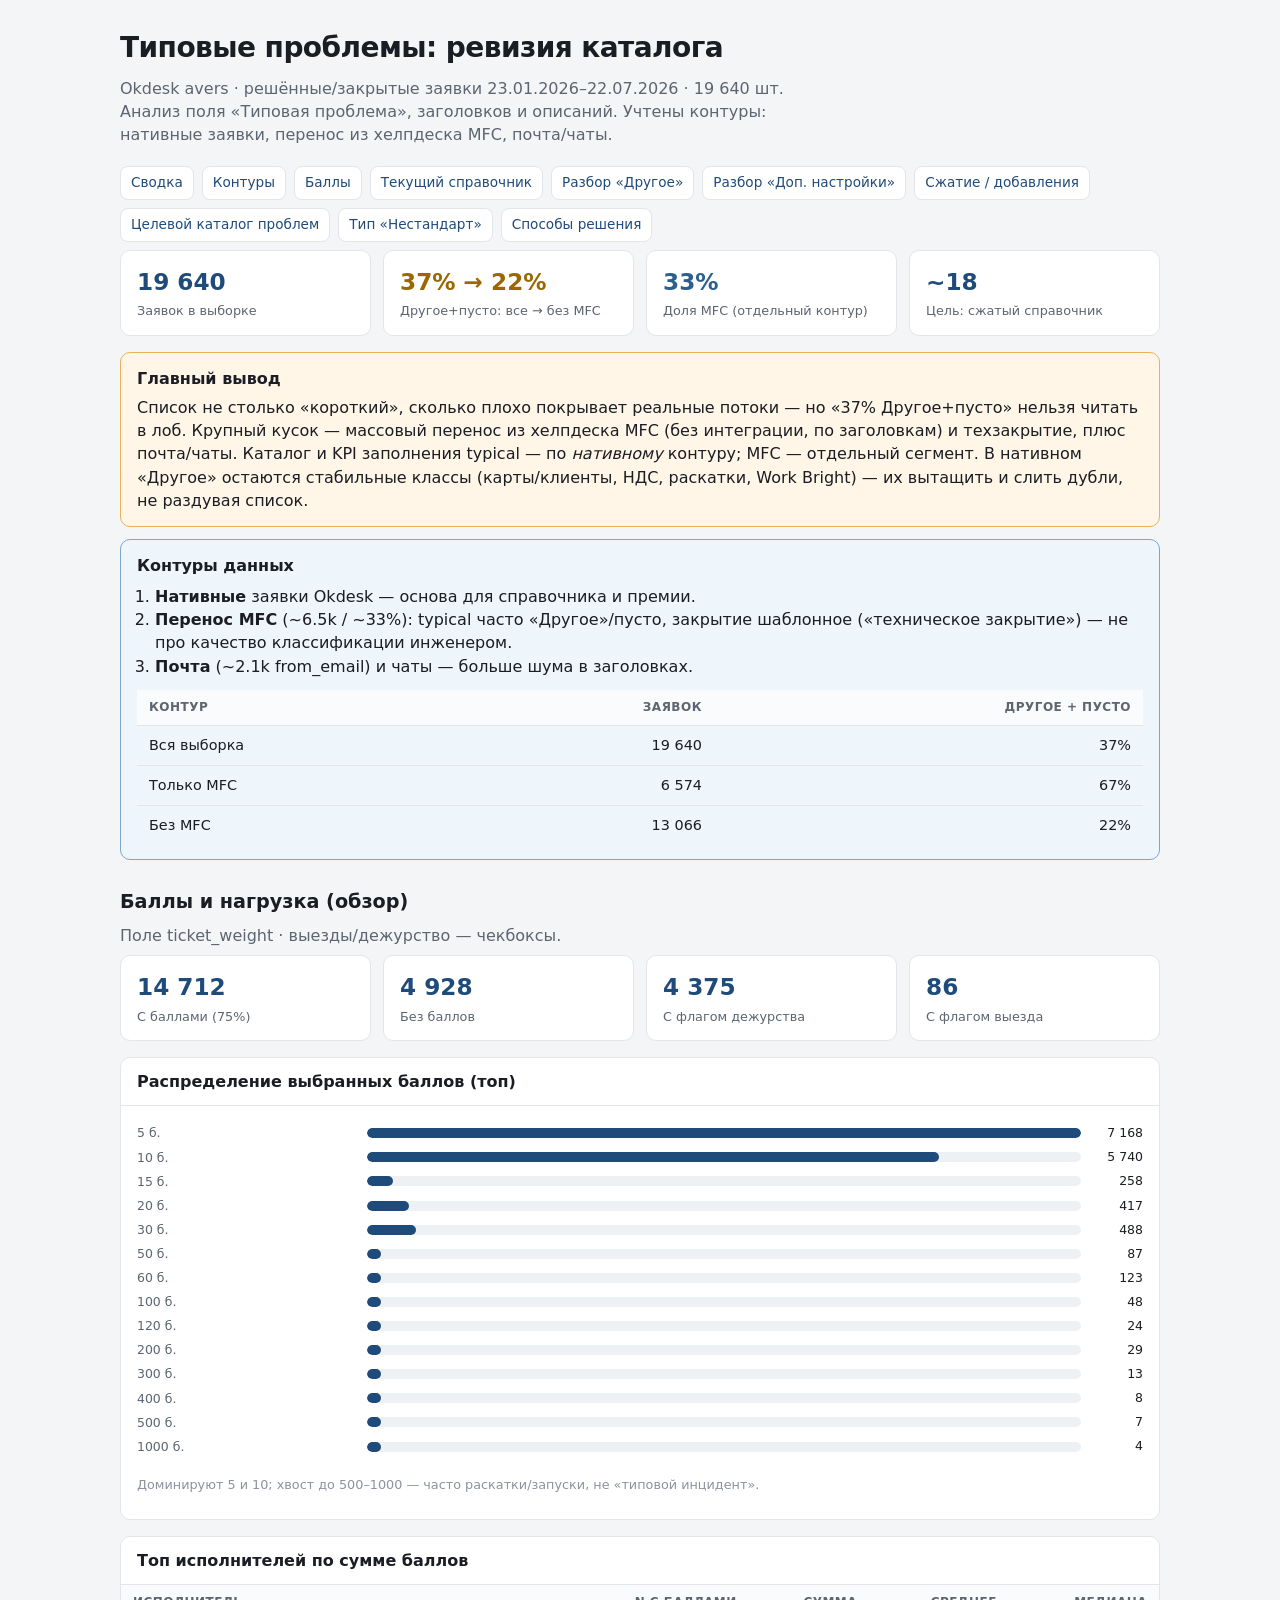
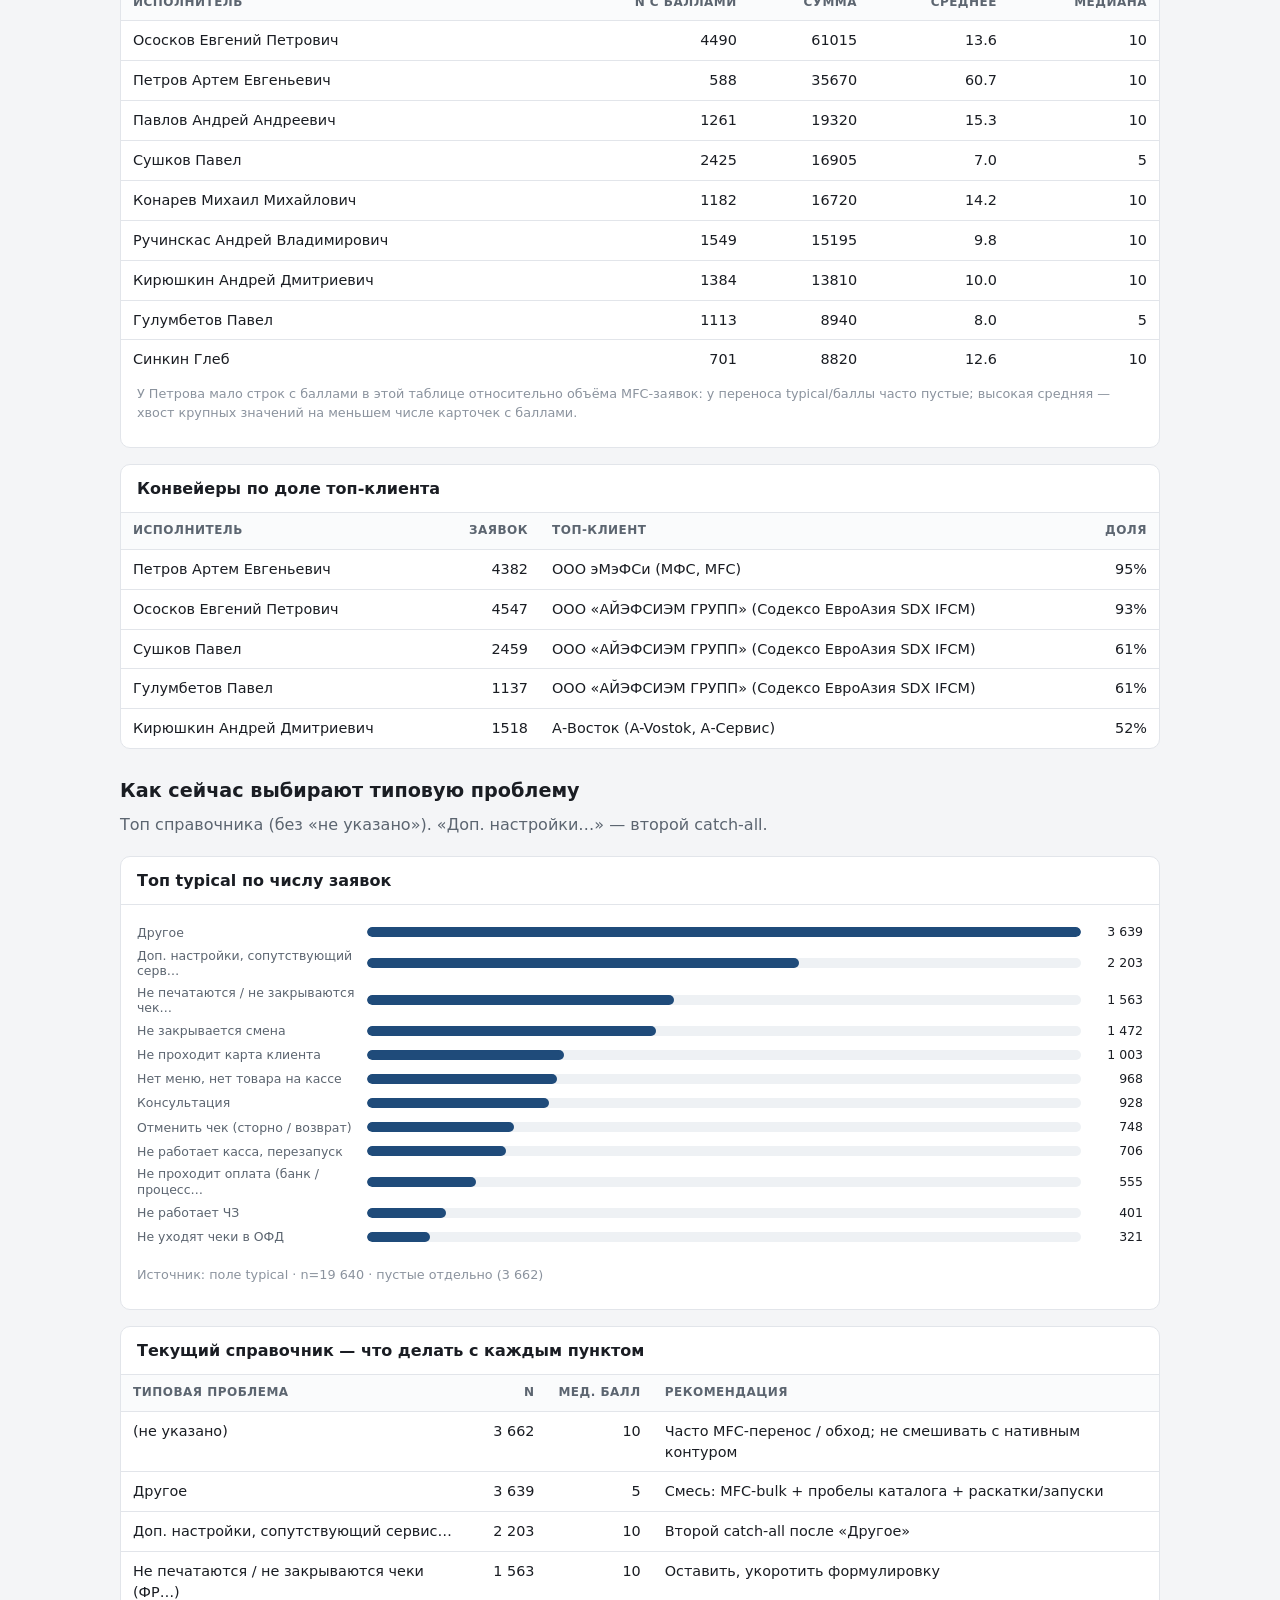
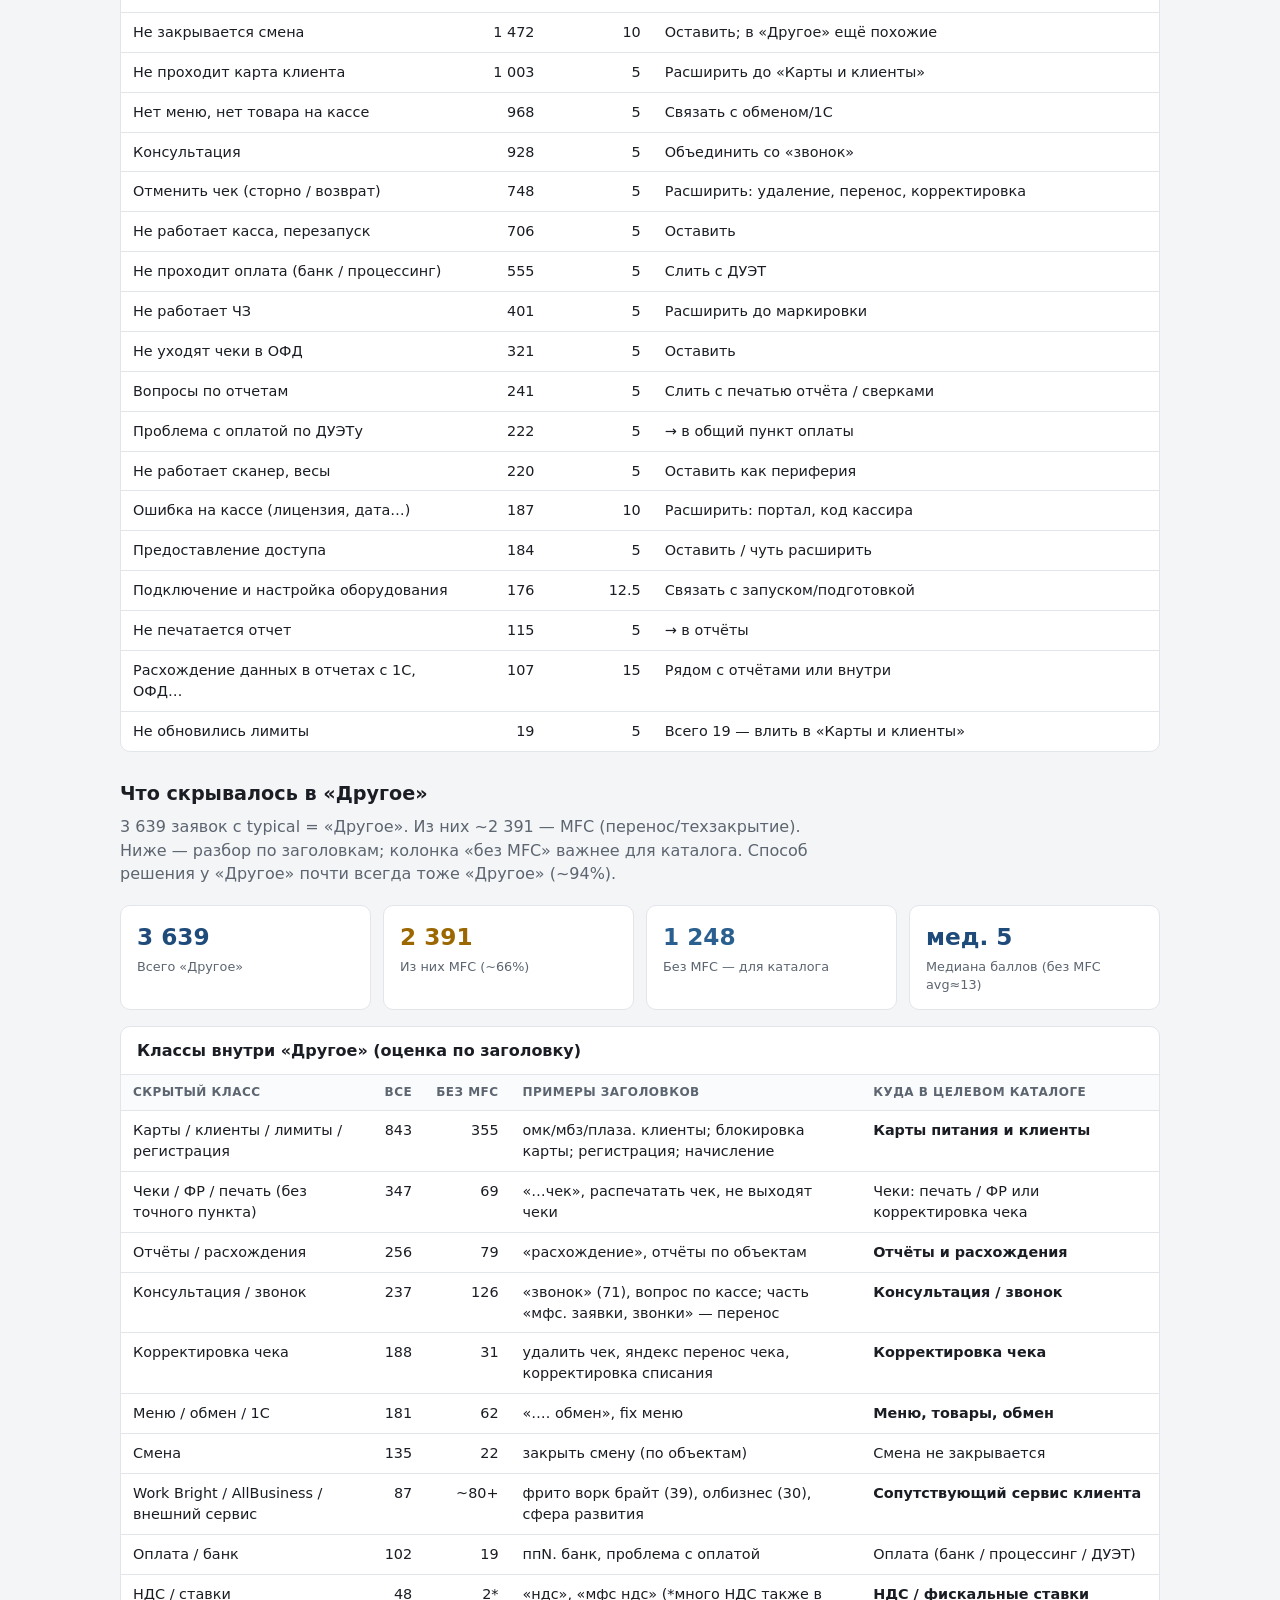
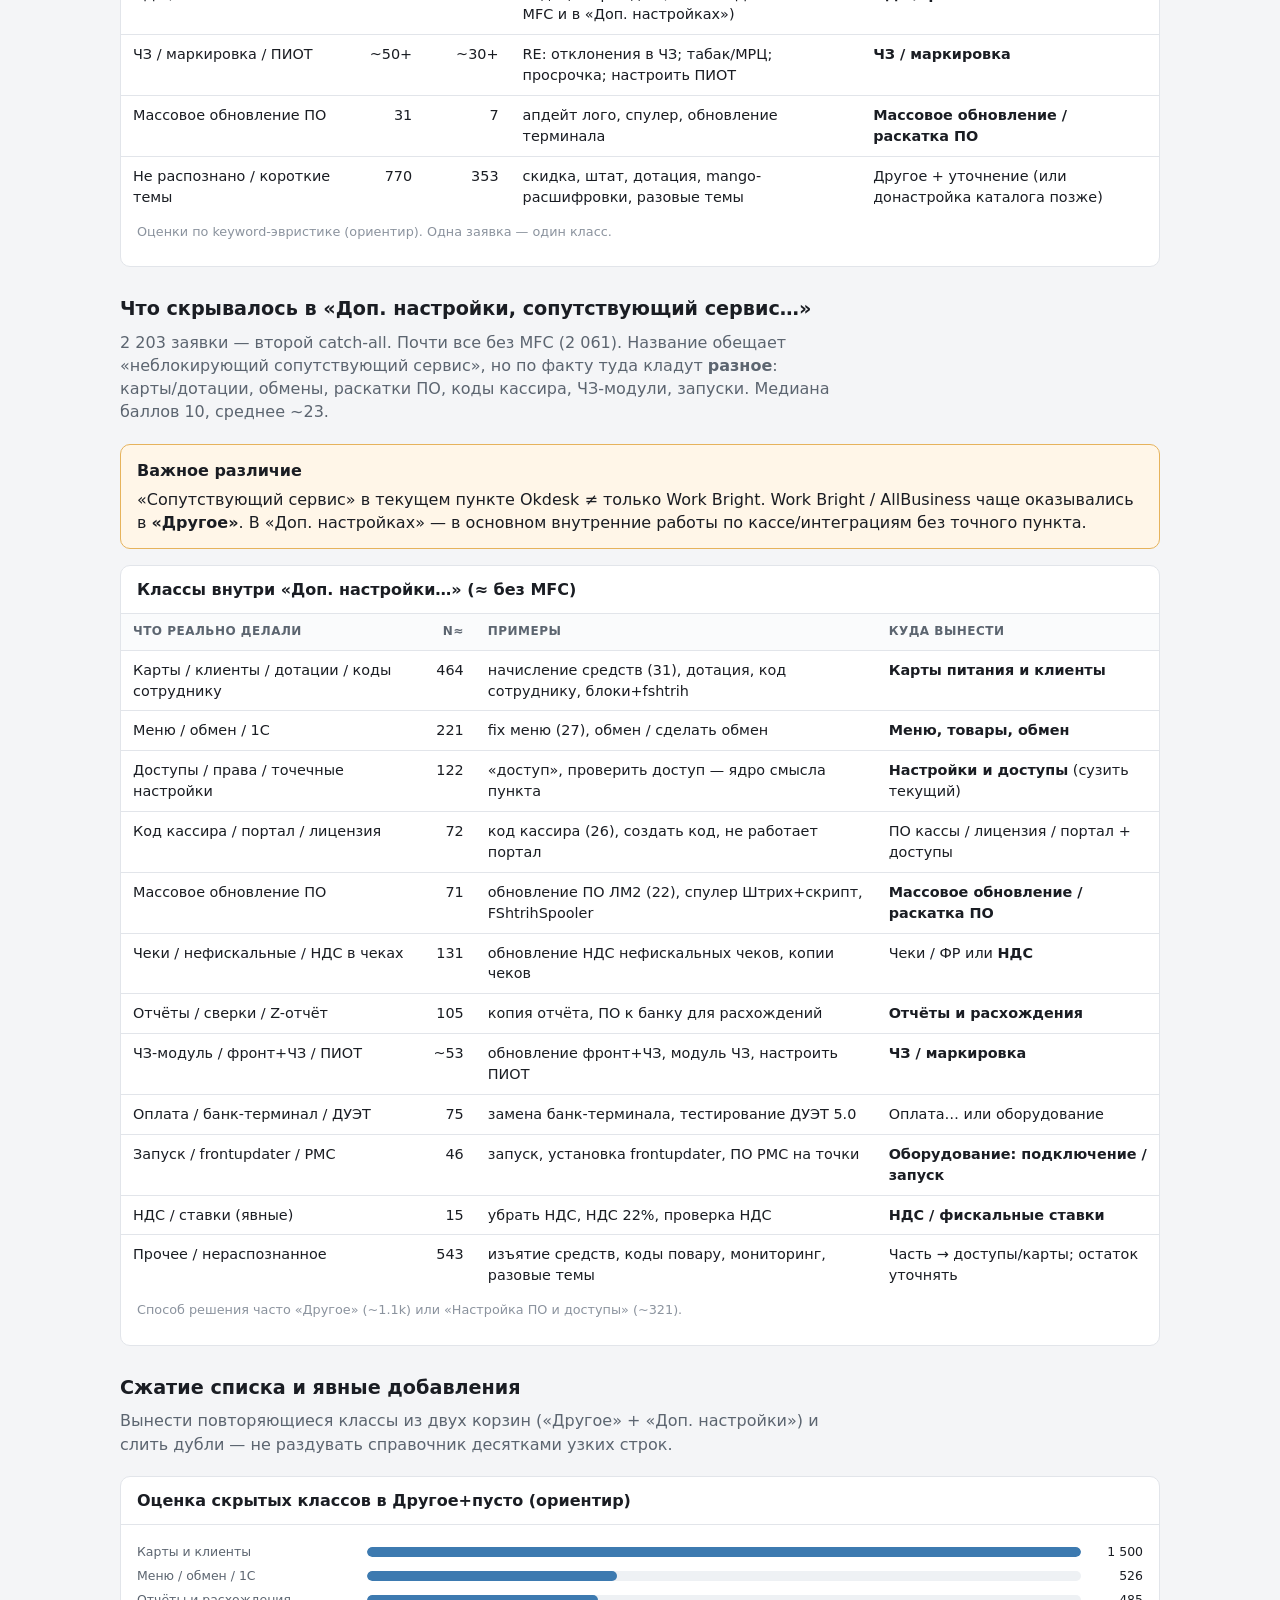
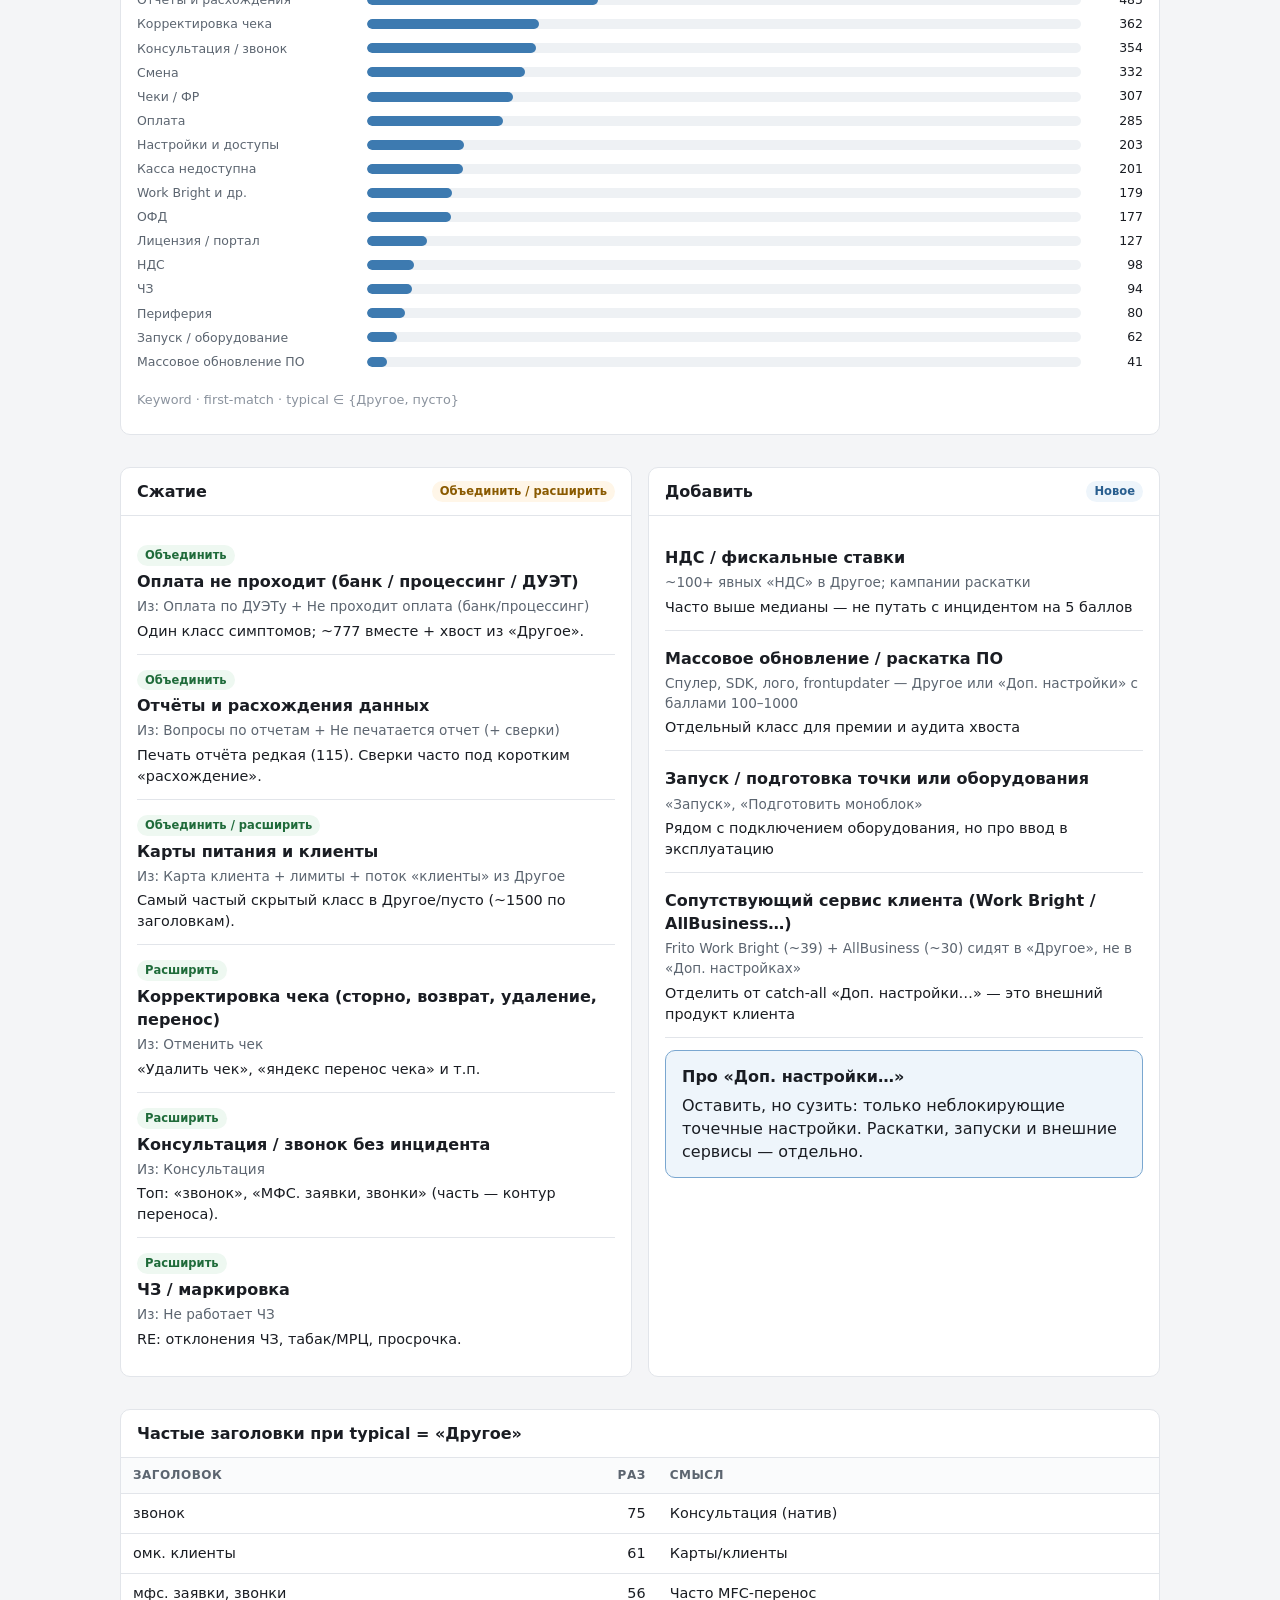
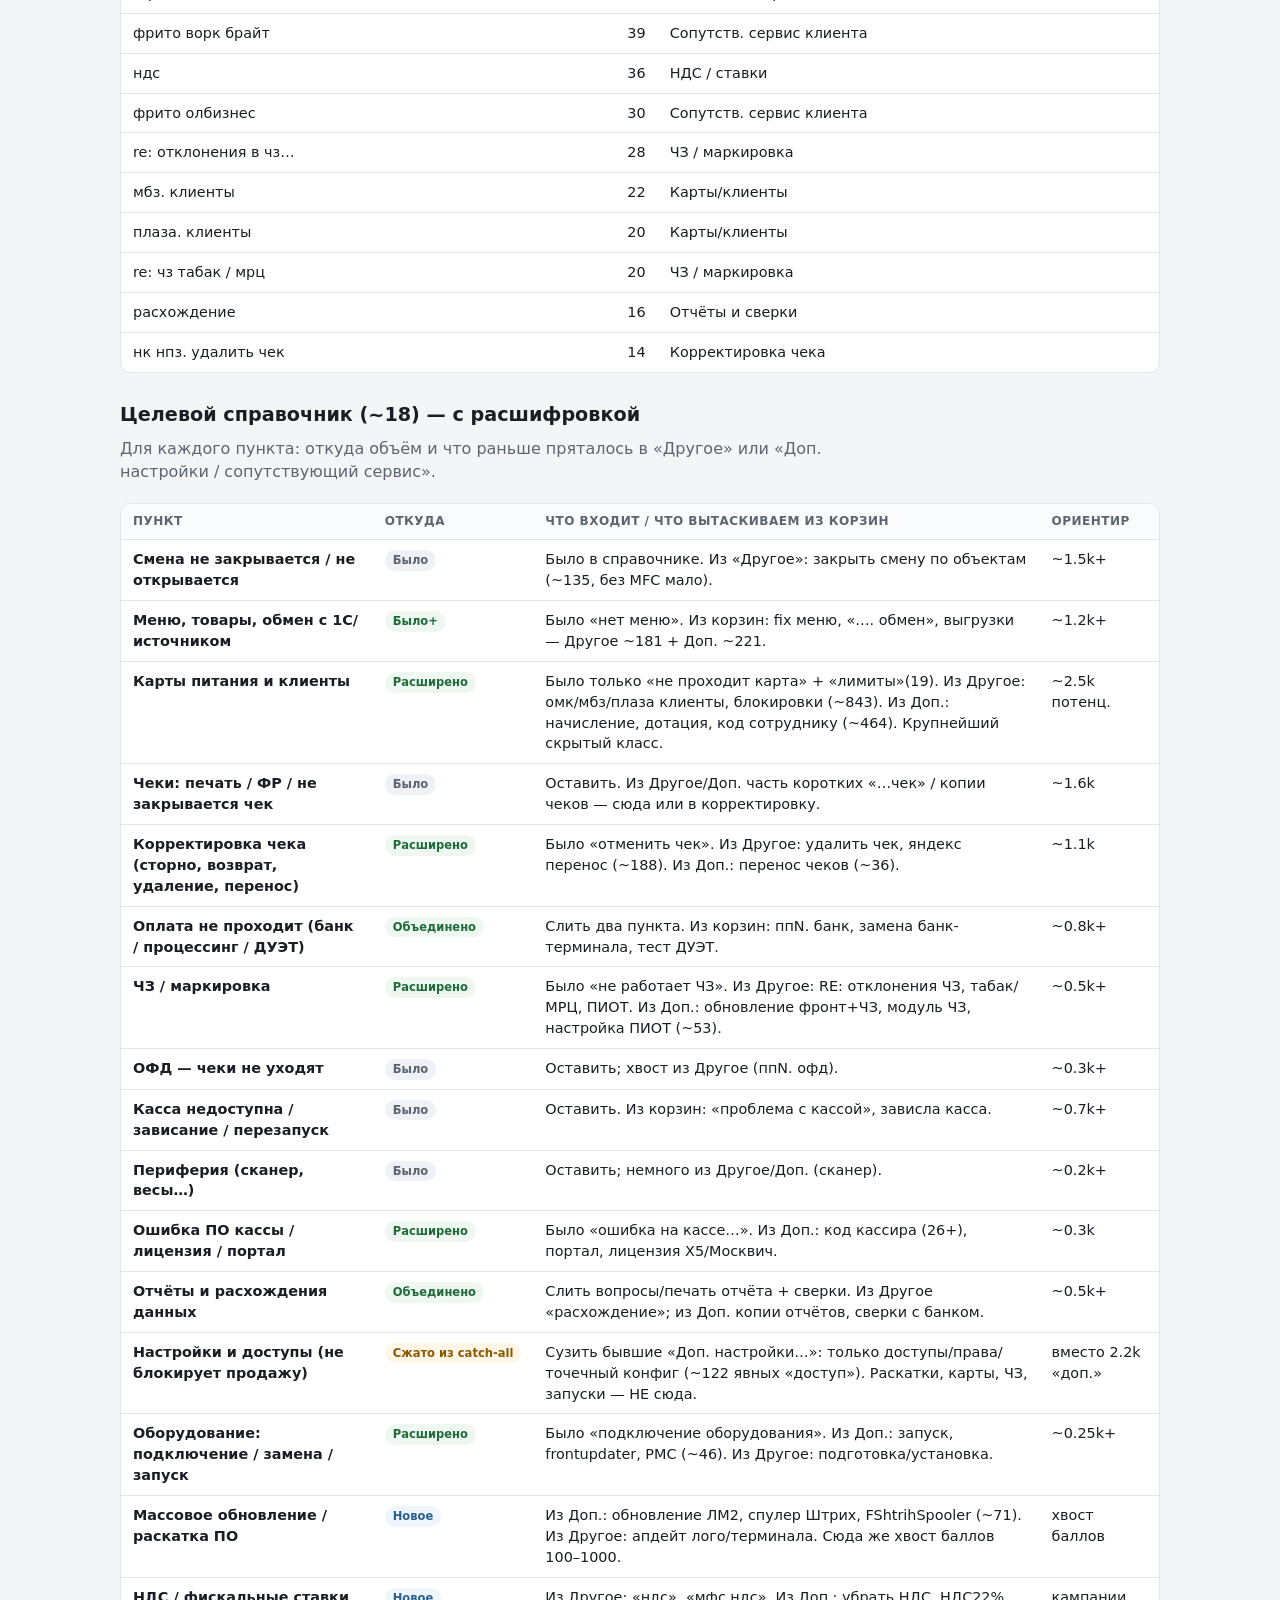
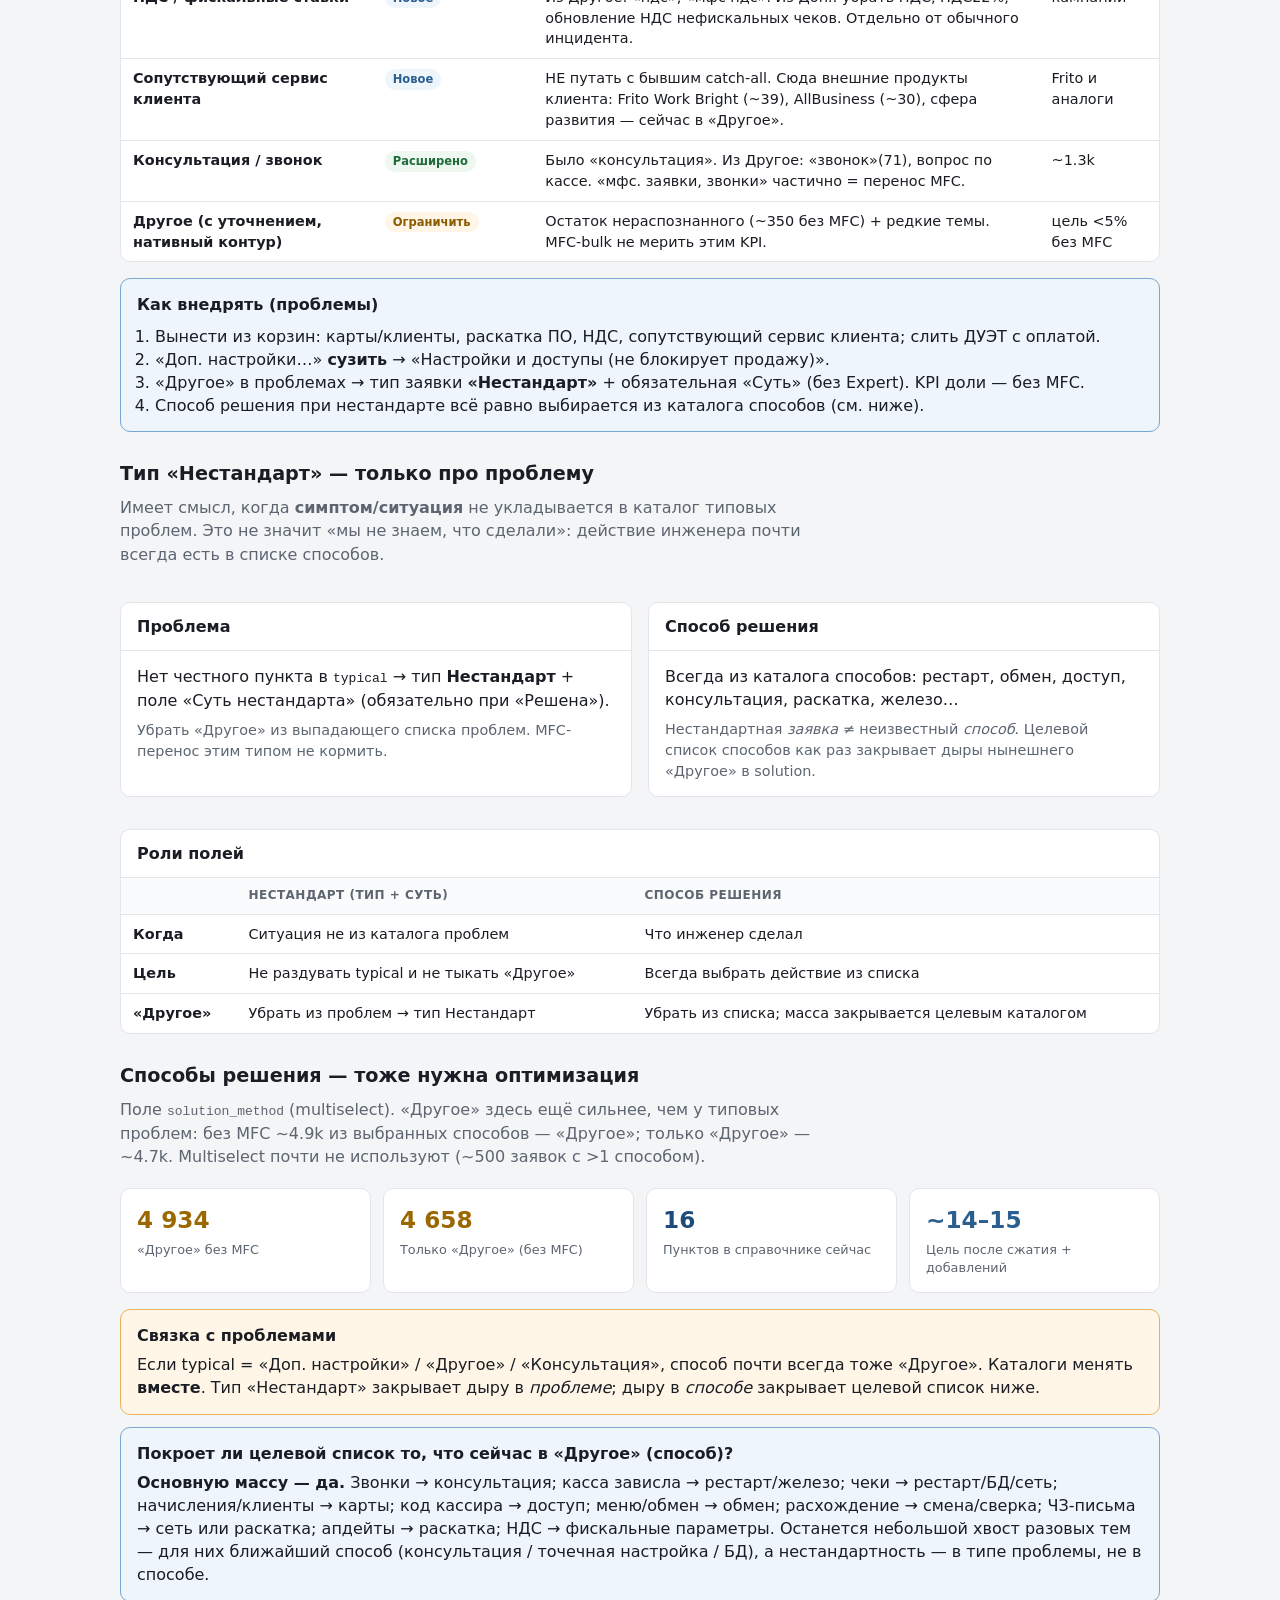
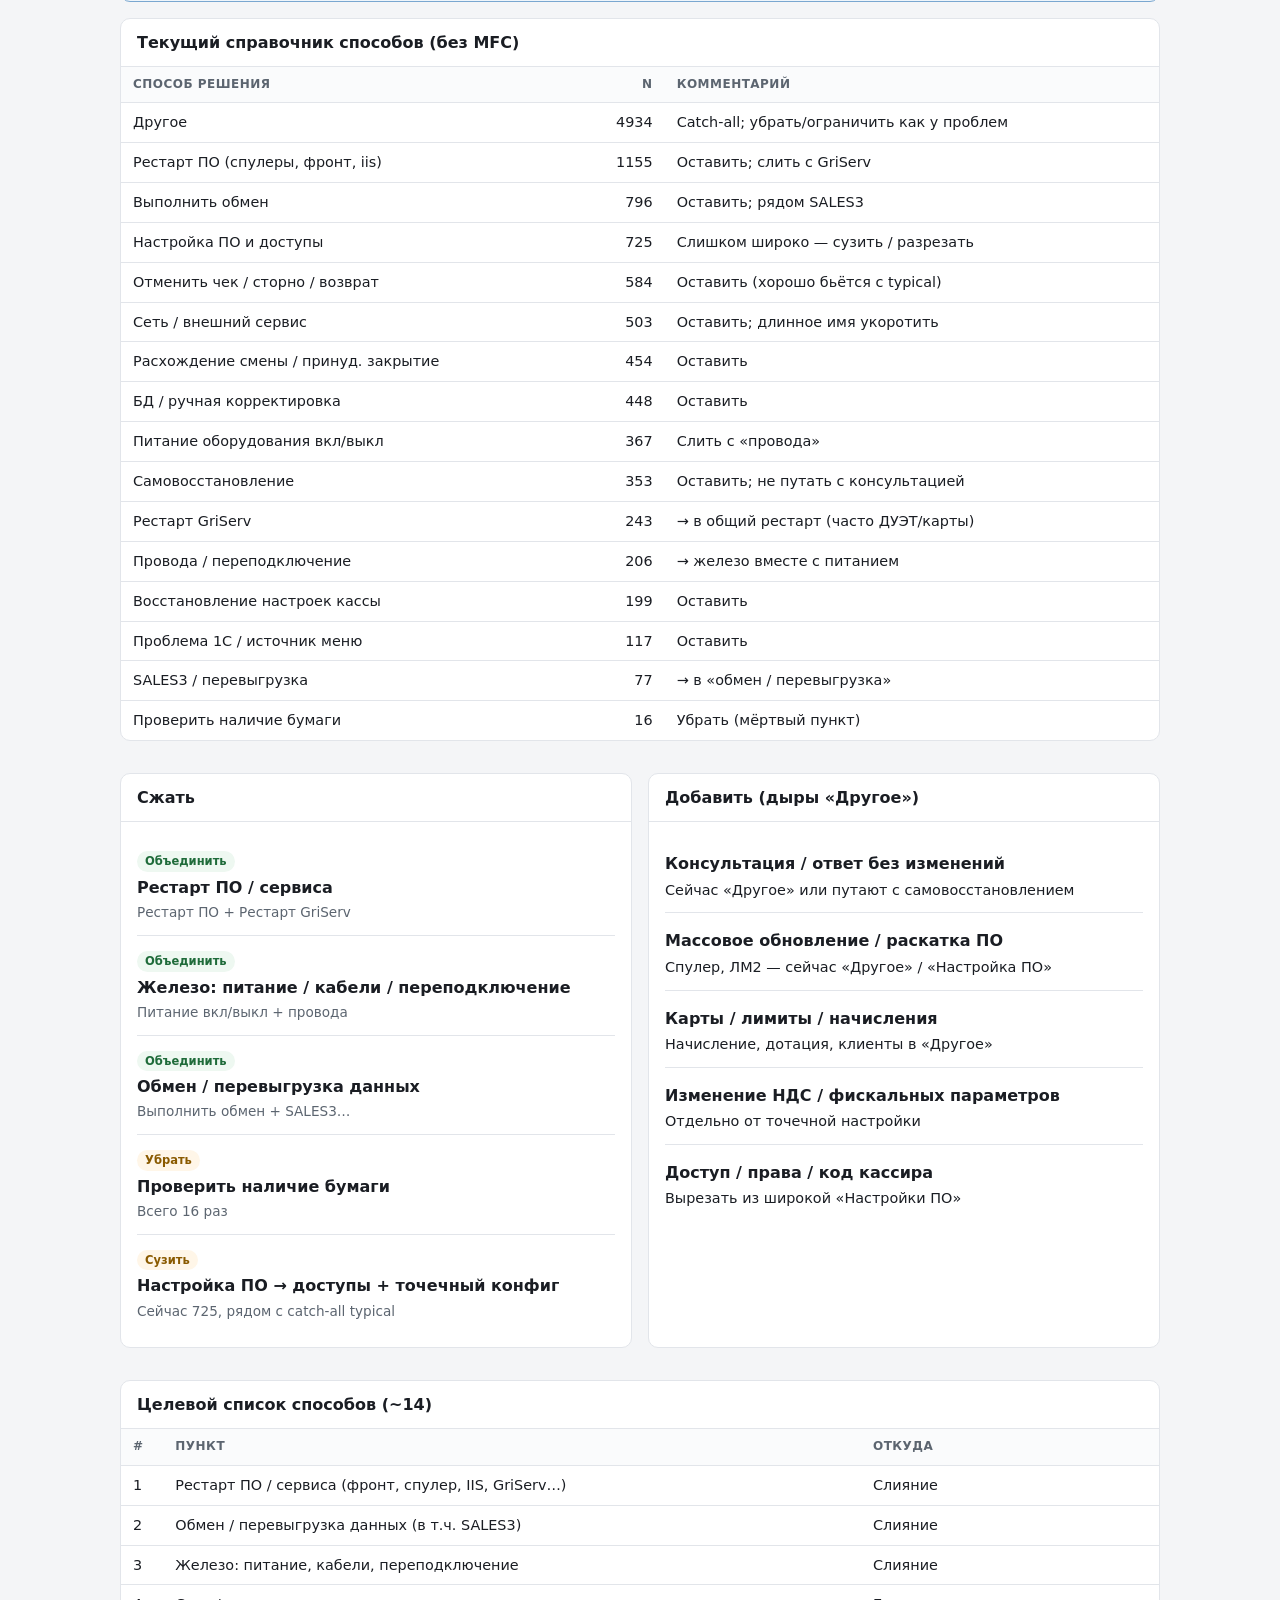
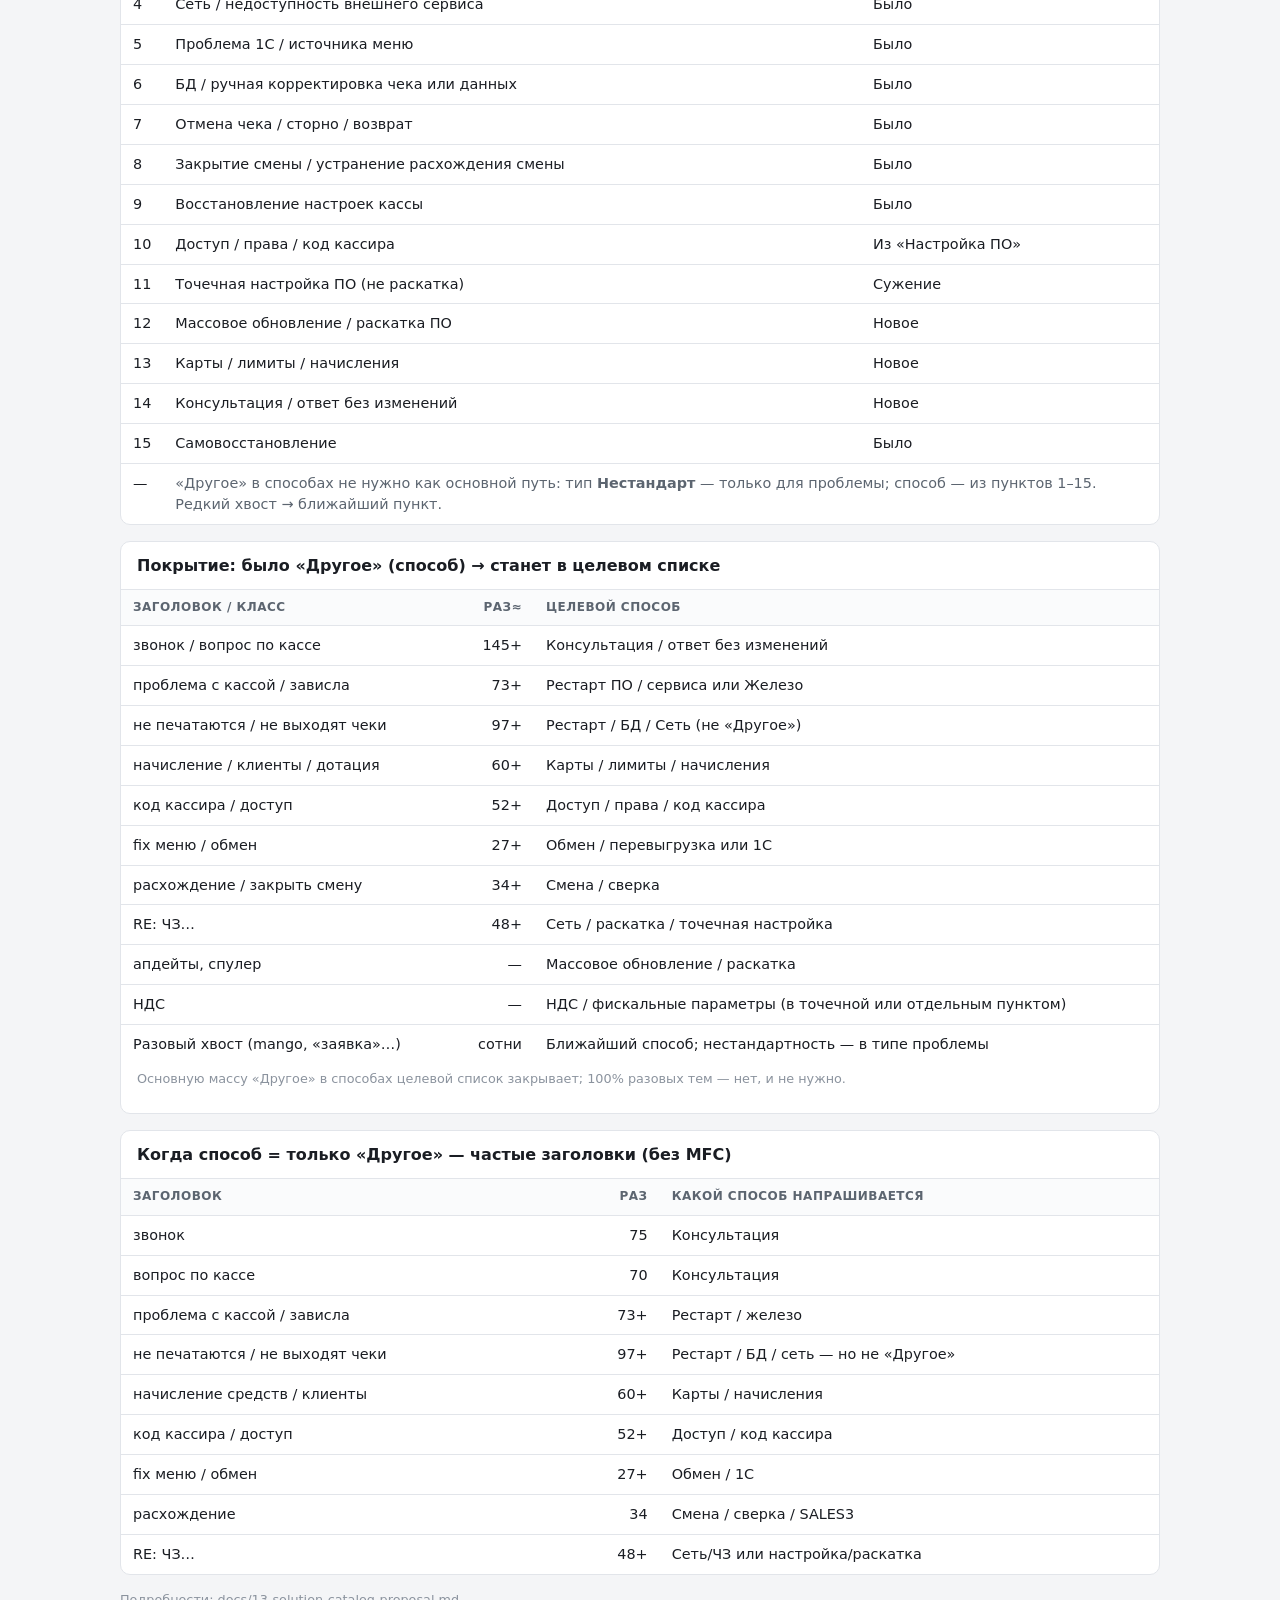
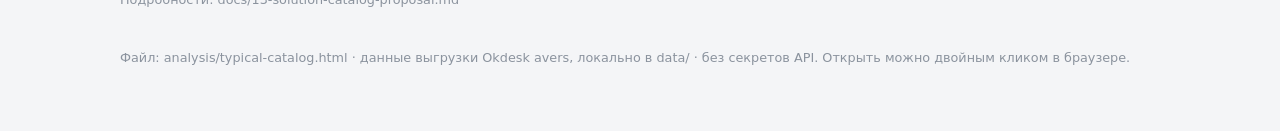
<file: analysis/typical-catalog.prev.html>
<!DOCTYPE html>
<html lang="ru">
<head>
  <meta charset="utf-8" />
  <meta name="viewport" content="width=device-width, initial-scale=1" />
  <title>Okdesk — типовые проблемы и аналитика</title>
  <style>
    :root {
      --bg: #f4f5f7;
      --surface: #ffffff;
      --text: #1a1d23;
      --muted: #5c6570;
      --faint: #8b939e;
      --line: #e2e5ea;
      --accent: #1f4b7a;
      --warn-bg: #fff6e8;
      --warn-border: #e6b35c;
      --info-bg: #eef5fb;
      --info-border: #7aa7d0;
      --ok-bg: #eef8f1;
      --bar: #1f4b7a;
      --bar2: #3d7ab0;
    }
    * { box-sizing: border-box; }
    body {
      margin: 0;
      font-family: "Segoe UI", system-ui, -apple-system, sans-serif;
      background: var(--bg);
      color: var(--text);
      line-height: 1.45;
    }
    .wrap { max-width: 1080px; margin: 0 auto; padding: 28px 20px 64px; }
    h1 { font-size: 1.75rem; font-weight: 650; margin: 0 0 8px; letter-spacing: -0.02em; }
    h2 { font-size: 1.2rem; font-weight: 650; margin: 0 0 8px; }
    h3 { font-size: 1rem; font-weight: 650; margin: 0 0 8px; }
    .lead { color: var(--muted); margin: 0 0 20px; max-width: 70ch; }
    .caption { color: var(--faint); font-size: 0.8rem; margin-top: 6px; }
    .stats {
      display: grid;
      grid-template-columns: repeat(4, 1fr);
      gap: 12px;
      margin-bottom: 16px;
    }
    @media (max-width: 800px) {
      .stats { grid-template-columns: repeat(2, 1fr); }
      .two { grid-template-columns: 1fr !important; }
    }
    .stat {
      background: var(--surface);
      border: 1px solid var(--line);
      border-radius: 10px;
      padding: 14px 16px;
    }
    .stat .v { font-size: 1.45rem; font-weight: 700; color: var(--accent); }
    .stat.warn .v { color: #9a6700; }
    .stat.info .v { color: #2a5f8f; }
    .stat .l { font-size: 0.8rem; color: var(--muted); margin-top: 4px; }
    .callout {
      border-radius: 10px;
      padding: 14px 16px;
      margin: 12px 0;
      border: 1px solid var(--line);
      background: var(--surface);
    }
    .callout.warn { background: var(--warn-bg); border-color: var(--warn-border); }
    .callout.info { background: var(--info-bg); border-color: var(--info-border); }
    .callout strong { display: block; margin-bottom: 6px; }
    .card {
      background: var(--surface);
      border: 1px solid var(--line);
      border-radius: 10px;
      margin: 16px 0;
      overflow: hidden;
    }
    .card-h {
      padding: 12px 16px;
      border-bottom: 1px solid var(--line);
      font-weight: 650;
      display: flex;
      align-items: center;
      justify-content: space-between;
      gap: 8px;
    }
    .card-b { padding: 0; }
    .card-b.pad { padding: 14px 16px; }
    table { width: 100%; border-collapse: collapse; font-size: 0.9rem; }
    th, td { padding: 9px 12px; border-bottom: 1px solid var(--line); text-align: left; vertical-align: top; }
    th { font-size: 0.75rem; text-transform: uppercase; letter-spacing: 0.04em; color: var(--muted); font-weight: 600; background: #fafbfc; }
    td.num, th.num { text-align: right; font-variant-numeric: tabular-nums; white-space: nowrap; }
    tr:last-child td { border-bottom: 0; }
    .two { display: grid; grid-template-columns: 1fr 1fr; gap: 16px; }
    .pill {
      display: inline-block;
      font-size: 0.72rem;
      font-weight: 600;
      padding: 2px 8px;
      border-radius: 999px;
      background: #eef2f6;
      color: var(--muted);
      white-space: nowrap;
    }
    .pill.ok { background: var(--ok-bg); color: #1f6b3a; }
    .pill.info { background: var(--info-bg); color: #2a5f8f; }
    .pill.warn { background: var(--warn-bg); color: #8a5a00; }
    .bars { padding: 12px 16px 8px; }
    .bar-row { display: grid; grid-template-columns: minmax(120px, 220px) 1fr 52px; gap: 10px; align-items: center; margin: 6px 0; }
    .bar-lab { font-size: 0.78rem; color: var(--muted); line-height: 1.25; }
    .bar-track { height: 10px; background: #eef1f4; border-radius: 6px; overflow: hidden; }
    .bar-fill { height: 100%; background: var(--bar); border-radius: 6px; }
    .bar-fill.alt { background: var(--bar2); }
    .bar-n { font-size: 0.78rem; text-align: right; font-variant-numeric: tabular-nums; color: var(--text); }
    .item { padding: 12px 0; border-bottom: 1px solid var(--line); }
    .item:last-child { border-bottom: 0; }
    .item .to { font-weight: 650; margin: 4px 0; }
    .item .from { font-size: 0.85rem; color: var(--muted); }
    .item .why { font-size: 0.9rem; margin-top: 4px; }
    section { margin-top: 28px; }
    .nav { display: flex; flex-wrap: wrap; gap: 8px; margin: 16px 0 8px; }
    .nav a {
      font-size: 0.85rem;
      color: var(--accent);
      text-decoration: none;
      border: 1px solid var(--line);
      background: var(--surface);
      padding: 6px 10px;
      border-radius: 8px;
    }
    .nav a:hover { border-color: var(--accent); }
    footer { margin-top: 40px; color: var(--faint); font-size: 0.8rem; }
  </style>
</head>
<body>
  <div class="wrap">
    <h1>Типовые проблемы: ревизия каталога</h1>
    <p class="lead">
      Okdesk avers · решённые/закрытые заявки 23.01.2026–22.07.2026 · 19&nbsp;640 шт.
      Анализ поля «Типовая проблема», заголовков и описаний. Учтены контуры: нативные заявки,
      перенос из хелпдеска MFC, почта/чаты.
    </p>

    <nav class="nav">
      <a href="#summary">Сводка</a>
      <a href="#contours">Контуры</a>
      <a href="#scores">Баллы</a>
      <a href="#current">Текущий справочник</a>
      <a href="#other-detail">Разбор «Другое»</a>
      <a href="#dop-detail">Разбор «Доп. настройки»</a>
      <a href="#gaps">Сжатие / добавления</a>
      <a href="#target">Целевой каталог проблем</a>
      <a href="#nonstandard">Тип «Нестандарт»</a>
      <a href="#solutions">Способы решения</a>
    </nav>

    <div class="stats" id="summary">
      <div class="stat"><div class="v">19&nbsp;640</div><div class="l">Заявок в выборке</div></div>
      <div class="stat warn"><div class="v">37% → 22%</div><div class="l">Другое+пусто: все → без MFC</div></div>
      <div class="stat info"><div class="v">33%</div><div class="l">Доля MFC (отдельный контур)</div></div>
      <div class="stat"><div class="v">~18</div><div class="l">Цель: сжатый справочник</div></div>
    </div>

    <div class="callout warn">
      <strong>Главный вывод</strong>
      Список не столько «короткий», сколько плохо покрывает реальные потоки — но «37% Другое+пусто»
      нельзя читать в лоб. Крупный кусок — массовый перенос из хелпдеска MFC (без интеграции, по заголовкам)
      и техзакрытие, плюс почта/чаты. Каталог и KPI заполнения typical — по <em>нативному</em> контуру;
      MFC — отдельный сегмент. В нативном «Другое» остаются стабильные классы (карты/клиенты, НДС, раскатки,
      Work Bright) — их вытащить и слить дубли, не раздувая список.
    </div>

    <div class="callout info" id="contours">
      <strong>Контуры данных</strong>
      <ol style="margin:8px 0 0; padding-left:18px">
        <li><b>Нативные</b> заявки Okdesk — основа для справочника и премии.</li>
        <li><b>Перенос MFC</b> (~6.5k / ~33%): typical часто «Другое»/пусто, закрытие шаблонное («техническое закрытие») — не про качество классификации инженером.</li>
        <li><b>Почта</b> (~2.1k from_email) и чаты — больше шума в заголовках.</li>
      </ol>
      <table style="margin-top:12px">
        <thead>
          <tr><th>Контур</th><th class="num">Заявок</th><th class="num">Другое + пусто</th></tr>
        </thead>
        <tbody>
          <tr><td>Вся выборка</td><td class="num">19&nbsp;640</td><td class="num">37%</td></tr>
          <tr><td>Только MFC</td><td class="num">6&nbsp;574</td><td class="num">67%</td></tr>
          <tr><td>Без MFC</td><td class="num">13&nbsp;066</td><td class="num">22%</td></tr>
        </tbody>
      </table>
    </div>

    <section id="scores">
      <h2>Баллы и нагрузка (обзор)</h2>
      <p class="lead" style="margin-bottom:8px">Поле ticket_weight · выезды/дежурство — чекбоксы.</p>
      <div class="stats">
        <div class="stat"><div class="v">14&nbsp;712</div><div class="l">С баллами (75%)</div></div>
        <div class="stat"><div class="v">4&nbsp;928</div><div class="l">Без баллов</div></div>
        <div class="stat"><div class="v">4&nbsp;375</div><div class="l">С флагом дежурства</div></div>
        <div class="stat"><div class="v">86</div><div class="l">С флагом выезда</div></div>
      </div>
      <div class="card">
        <div class="card-h">Распределение выбранных баллов (топ)</div>
        <div class="bars" id="scoreBars"></div>
        <p class="caption" style="padding:0 16px 12px">Доминируют 5 и 10; хвост до 500–1000 — часто раскатки/запуски, не «типовой инцидент».</p>
      </div>
      <div class="card">
        <div class="card-h">Топ исполнителей по сумме баллов</div>
        <div class="card-b">
          <table>
            <thead>
              <tr>
                <th>Исполнитель</th>
                <th class="num">N с баллами</th>
                <th class="num">Сумма</th>
                <th class="num">Среднее</th>
                <th class="num">Медиана</th>
              </tr>
            </thead>
            <tbody>
              <tr><td>Ососков Евгений Петрович</td><td class="num">4490</td><td class="num">61015</td><td class="num">13.6</td><td class="num">10</td></tr>
              <tr><td>Петров Артем Евгеньевич</td><td class="num">588</td><td class="num">35670</td><td class="num">60.7</td><td class="num">10</td></tr>
              <tr><td>Павлов Андрей Андреевич</td><td class="num">1261</td><td class="num">19320</td><td class="num">15.3</td><td class="num">10</td></tr>
              <tr><td>Сушков Павел</td><td class="num">2425</td><td class="num">16905</td><td class="num">7.0</td><td class="num">5</td></tr>
              <tr><td>Конарев Михаил Михайлович</td><td class="num">1182</td><td class="num">16720</td><td class="num">14.2</td><td class="num">10</td></tr>
              <tr><td>Ручинскас Андрей Владимирович</td><td class="num">1549</td><td class="num">15195</td><td class="num">9.8</td><td class="num">10</td></tr>
              <tr><td>Кирюшкин Андрей Дмитриевич</td><td class="num">1384</td><td class="num">13810</td><td class="num">10.0</td><td class="num">10</td></tr>
              <tr><td>Гулумбетов Павел</td><td class="num">1113</td><td class="num">8940</td><td class="num">8.0</td><td class="num">5</td></tr>
              <tr><td>Синкин Глеб</td><td class="num">701</td><td class="num">8820</td><td class="num">12.6</td><td class="num">10</td></tr>
            </tbody>
          </table>
        </div>
        <p class="caption" style="padding:0 16px 12px">У Петрова мало строк с баллами в этой таблице относительно объёма MFC-заявок: у переноса typical/баллы часто пустые; высокая средняя — хвост крупных значений на меньшем числе карточек с баллами.</p>
      </div>
      <div class="card">
        <div class="card-h">Конвейеры по доле топ-клиента</div>
        <div class="card-b">
          <table>
            <thead>
              <tr><th>Исполнитель</th><th class="num">Заявок</th><th>Топ-клиент</th><th class="num">Доля</th></tr>
            </thead>
            <tbody>
              <tr><td>Петров Артем Евгеньевич</td><td class="num">4382</td><td>ООО эМэФСи (МФС, MFC)</td><td class="num">95%</td></tr>
              <tr><td>Ососков Евгений Петрович</td><td class="num">4547</td><td>ООО «АЙЭФСИЭМ ГРУПП» (Содексо ЕвроАзия SDX IFCM)</td><td class="num">93%</td></tr>
              <tr><td>Сушков Павел</td><td class="num">2459</td><td>ООО «АЙЭФСИЭМ ГРУПП» (Содексо ЕвроАзия SDX IFCM)</td><td class="num">61%</td></tr>
              <tr><td>Гулумбетов Павел</td><td class="num">1137</td><td>ООО «АЙЭФСИЭМ ГРУПП» (Содексо ЕвроАзия SDX IFCM)</td><td class="num">61%</td></tr>
              <tr><td>Кирюшкин Андрей Дмитриевич</td><td class="num">1518</td><td>А-Восток (A-Vostok, А-Сервис)</td><td class="num">52%</td></tr>
            </tbody>
          </table>
        </div>
      </div>
    </section>

    <section id="current">
      <h2>Как сейчас выбирают типовую проблему</h2>
      <p class="lead">Топ справочника (без «не указано»). «Доп. настройки…» — второй catch-all.</p>
      <div class="card">
        <div class="card-h">Топ typical по числу заявок</div>
        <div class="bars" id="typicalBars"></div>
        <p class="caption" style="padding:0 16px 12px">Источник: поле typical · n=19&nbsp;640 · пустые отдельно (3&nbsp;662)</p>
      </div>
      <div class="card">
        <div class="card-h">Текущий справочник — что делать с каждым пунктом</div>
        <div class="card-b">
          <table>
            <thead>
              <tr><th>Типовая проблема</th><th class="num">N</th><th class="num">Мед. балл</th><th>Рекомендация</th></tr>
            </thead>
            <tbody id="currentTable"></tbody>
          </table>
        </div>
      </div>
    </section>

    <section id="other-detail">
      <h2>Что скрывалось в «Другое»</h2>
      <p class="lead">
        3&nbsp;639 заявок с typical = «Другое». Из них ~2&nbsp;391 — MFC (перенос/техзакрытие).
        Ниже — разбор по заголовкам; колонка «без MFC» важнее для каталога.
        Способ решения у «Другое» почти всегда тоже «Другое» (~94%).
      </p>
      <div class="stats">
        <div class="stat"><div class="v">3&nbsp;639</div><div class="l">Всего «Другое»</div></div>
        <div class="stat warn"><div class="v">2&nbsp;391</div><div class="l">Из них MFC (~66%)</div></div>
        <div class="stat info"><div class="v">1&nbsp;248</div><div class="l">Без MFC — для каталога</div></div>
        <div class="stat"><div class="v">мед. 5</div><div class="l">Медиана баллов (без MFC avg≈13)</div></div>
      </div>
      <div class="card">
        <div class="card-h">Классы внутри «Другое» (оценка по заголовку)</div>
        <div class="card-b">
          <table>
            <thead>
              <tr>
                <th>Скрытый класс</th>
                <th class="num">Все</th>
                <th class="num">Без MFC</th>
                <th>Примеры заголовков</th>
                <th>Куда в целевом каталоге</th>
              </tr>
            </thead>
            <tbody>
              <tr>
                <td>Карты / клиенты / лимиты / регистрация</td>
                <td class="num">843</td><td class="num">355</td>
                <td>омк/мбз/плаза. клиенты; блокировка карты; регистрация; начисление</td>
                <td><b>Карты питания и клиенты</b></td>
              </tr>
              <tr>
                <td>Чеки / ФР / печать (без точного пункта)</td>
                <td class="num">347</td><td class="num">69</td>
                <td>«…чек», распечатать чек, не выходят чеки</td>
                <td>Чеки: печать / ФР или корректировка чека</td>
              </tr>
              <tr>
                <td>Отчёты / расхождения</td>
                <td class="num">256</td><td class="num">79</td>
                <td>«расхождение», отчёты по объектам</td>
                <td><b>Отчёты и расхождения</b></td>
              </tr>
              <tr>
                <td>Консультация / звонок</td>
                <td class="num">237</td><td class="num">126</td>
                <td>«звонок» (71), вопрос по кассе; часть «мфс. заявки, звонки» — перенос</td>
                <td><b>Консультация / звонок</b></td>
              </tr>
              <tr>
                <td>Корректировка чека</td>
                <td class="num">188</td><td class="num">31</td>
                <td>удалить чек, яндекс перенос чека, корректировка списания</td>
                <td><b>Корректировка чека</b></td>
              </tr>
              <tr>
                <td>Меню / обмен / 1С</td>
                <td class="num">181</td><td class="num">62</td>
                <td>«…. обмен», fix меню</td>
                <td><b>Меню, товары, обмен</b></td>
              </tr>
              <tr>
                <td>Смена</td>
                <td class="num">135</td><td class="num">22</td>
                <td>закрыть смену (по объектам)</td>
                <td>Смена не закрывается</td>
              </tr>
              <tr>
                <td>Work Bright / AllBusiness / внешний сервис</td>
                <td class="num">87</td><td class="num">~80+</td>
                <td>фрито ворк брайт (39), олбизнес (30), сфера развития</td>
                <td><b>Сопутствующий сервис клиента</b></td>
              </tr>
              <tr>
                <td>Оплата / банк</td>
                <td class="num">102</td><td class="num">19</td>
                <td>ппN. банк, проблема с оплатой</td>
                <td>Оплата (банк / процессинг / ДУЭТ)</td>
              </tr>
              <tr>
                <td>НДС / ставки</td>
                <td class="num">48</td><td class="num">2*</td>
                <td>«ндс», «мфс ндс» (*много НДС также в MFC и в «Доп. настройках»)</td>
                <td><b>НДС / фискальные ставки</b></td>
              </tr>
              <tr>
                <td>ЧЗ / маркировка / ПИОТ</td>
                <td class="num">~50+</td><td class="num">~30+</td>
                <td>RE: отклонения в ЧЗ; табак/МРЦ; просрочка; настроить ПИОТ</td>
                <td><b>ЧЗ / маркировка</b></td>
              </tr>
              <tr>
                <td>Массовое обновление ПО</td>
                <td class="num">31</td><td class="num">7</td>
                <td>апдейт лого, спулер, обновление терминала</td>
                <td><b>Массовое обновление / раскатка ПО</b></td>
              </tr>
              <tr>
                <td>Не распознано / короткие темы</td>
                <td class="num">770</td><td class="num">353</td>
                <td>скидка, штат, дотация, mango-расшифровки, разовые темы</td>
                <td>Другое + уточнение (или донастройка каталога позже)</td>
              </tr>
            </tbody>
          </table>
        </div>
        <p class="caption" style="padding:0 16px 12px">Оценки по keyword-эвристике (ориентир). Одна заявка — один класс.</p>
      </div>
    </section>

    <section id="dop-detail">
      <h2>Что скрывалось в «Доп. настройки, сопутствующий сервис…»</h2>
      <p class="lead">
        2&nbsp;203 заявки — второй catch-all. Почти все без MFC (2&nbsp;061).
        Название обещает «неблокирующий сопутствующий сервис», но по факту туда кладут
        <b>разное</b>: карты/дотации, обмены, раскатки ПО, коды кассира, ЧЗ-модули, запуски.
        Медиана баллов 10, среднее ~23.
      </p>
      <div class="callout warn">
        <strong>Важное различие</strong>
        «Сопутствующий сервис» в текущем пункте Okdesk ≠ только Work Bright.
        Work Bright / AllBusiness чаще оказывались в <b>«Другое»</b>.
        В «Доп. настройках» — в основном внутренние работы по кассе/интеграциям без точного пункта.
      </div>
      <div class="card">
        <div class="card-h">Классы внутри «Доп. настройки…» (≈ без MFC)</div>
        <div class="card-b">
          <table>
            <thead>
              <tr>
                <th>Что реально делали</th>
                <th class="num">N≈</th>
                <th>Примеры</th>
                <th>Куда вынести</th>
              </tr>
            </thead>
            <tbody>
              <tr>
                <td>Карты / клиенты / дотации / коды сотруднику</td>
                <td class="num">464</td>
                <td>начисление средств (31), дотация, код сотруднику, блоки+fshtrih</td>
                <td><b>Карты питания и клиенты</b></td>
              </tr>
              <tr>
                <td>Меню / обмен / 1С</td>
                <td class="num">221</td>
                <td>fix меню (27), обмен / сделать обмен</td>
                <td><b>Меню, товары, обмен</b></td>
              </tr>
              <tr>
                <td>Доступы / права / точечные настройки</td>
                <td class="num">122</td>
                <td>«доступ», проверить доступ — ядро смысла пункта</td>
                <td><b>Настройки и доступы</b> (сузить текущий)</td>
              </tr>
              <tr>
                <td>Код кассира / портал / лицензия</td>
                <td class="num">72</td>
                <td>код кассира (26), создать код, не работает портал</td>
                <td>ПО кассы / лицензия / портал + доступы</td>
              </tr>
              <tr>
                <td>Массовое обновление ПО</td>
                <td class="num">71</td>
                <td>обновление ПО ЛМ2 (22), спулер Штрих+скрипт, FShtrihSpooler</td>
                <td><b>Массовое обновление / раскатка ПО</b></td>
              </tr>
              <tr>
                <td>Чеки / нефискальные / НДС в чеках</td>
                <td class="num">131</td>
                <td>обновление НДС нефискальных чеков, копии чеков</td>
                <td>Чеки / ФР или <b>НДС</b></td>
              </tr>
              <tr>
                <td>Отчёты / сверки / Z-отчёт</td>
                <td class="num">105</td>
                <td>копия отчёта, ПО к банку для расхождений</td>
                <td><b>Отчёты и расхождения</b></td>
              </tr>
              <tr>
                <td>ЧЗ-модуль / фронт+ЧЗ / ПИОТ</td>
                <td class="num">~53</td>
                <td>обновление фронт+ЧЗ, модуль ЧЗ, настроить ПИОТ</td>
                <td><b>ЧЗ / маркировка</b></td>
              </tr>
              <tr>
                <td>Оплата / банк-терминал / ДУЭТ</td>
                <td class="num">75</td>
                <td>замена банк-терминала, тестирование ДУЭТ 5.0</td>
                <td>Оплата… или оборудование</td>
              </tr>
              <tr>
                <td>Запуск / frontupdater / РМС</td>
                <td class="num">46</td>
                <td>запуск, установка frontupdater, ПО РМС на точки</td>
                <td><b>Оборудование: подключение / запуск</b></td>
              </tr>
              <tr>
                <td>НДС / ставки (явные)</td>
                <td class="num">15</td>
                <td>убрать НДС, НДС 22%, проверка НДС</td>
                <td><b>НДС / фискальные ставки</b></td>
              </tr>
              <tr>
                <td>Прочее / нераспознанное</td>
                <td class="num">543</td>
                <td>изъятие средств, коды повару, мониторинг, разовые темы</td>
                <td>Часть → доступы/карты; остаток уточнять</td>
              </tr>
            </tbody>
          </table>
        </div>
        <p class="caption" style="padding:0 16px 12px">Способ решения часто «Другое» (~1.1k) или «Настройка ПО и доступы» (~321).</p>
      </div>
    </section>

    <section id="gaps">
      <h2>Сжатие списка и явные добавления</h2>
      <p class="lead">
        Вынести повторяющиеся классы из двух корзин («Другое» + «Доп. настройки») и слить дубли —
        не раздувать справочник десятками узких строк.
      </p>
      <div class="card">
        <div class="card-h">Оценка скрытых классов в Другое+пусто (ориентир)</div>
        <div class="bars" id="gapBars"></div>
        <p class="caption" style="padding:0 16px 12px">Keyword · first-match · typical ∈ {Другое, пусто}</p>
      </div>

      <div class="two">
        <div class="card">
          <div class="card-h">Сжатие <span class="pill warn">Объединить / расширить</span></div>
          <div class="card-b pad" id="merges"></div>
        </div>
        <div class="card">
          <div class="card-h">Добавить <span class="pill info">Новое</span></div>
          <div class="card-b pad" id="adds"></div>
        </div>
      </div>

      <div class="card">
        <div class="card-h">Частые заголовки при typical = «Другое»</div>
        <div class="card-b">
          <table>
            <thead><tr><th>Заголовок</th><th class="num">Раз</th><th>Смысл</th></tr></thead>
            <tbody id="otherTitles"></tbody>
          </table>
        </div>
      </div>
    </section>

    <section id="target">
      <h2>Целевой справочник (~18) — с расшифровкой</h2>
      <p class="lead">
        Для каждого пункта: откуда объём и что раньше пряталось в «Другое» или
        «Доп. настройки / сопутствующий сервис».
      </p>
      <div class="card">
        <div class="card-b">
          <table>
            <thead>
              <tr>
                <th>Пункт</th>
                <th>Откуда</th>
                <th>Что входит / что вытаскиваем из корзин</th>
                <th>Ориентир</th>
              </tr>
            </thead>
            <tbody id="targetTable"></tbody>
          </table>
        </div>
      </div>

      <div class="callout info">
        <strong>Как внедрять (проблемы)</strong>
        <ol style="margin:8px 0 0; padding-left:18px">
          <li>Вынести из корзин: карты/клиенты, раскатка ПО, НДС, сопутствующий сервис клиента; слить ДУЭТ с оплатой.</li>
          <li>«Доп. настройки…» <b>сузить</b> → «Настройки и доступы (не блокирует продажу)».</li>
          <li>«Другое» в проблемах → тип заявки <b>«Нестандарт»</b> + обязательная «Суть» (без Expert). KPI доли — без MFC.</li>
          <li>Способ решения при нестандарте всё равно выбирается из каталога способов (см. ниже).</li>
        </ol>
      </div>
    </section>

    <section id="nonstandard">
      <h2>Тип «Нестандарт» — только про проблему</h2>
      <p class="lead">
        Имеет смысл, когда <b>симптом/ситуация</b> не укладывается в каталог типовых проблем.
        Это не значит «мы не знаем, что сделали»: действие инженера почти всегда есть в списке способов.
      </p>
      <div class="two">
        <div class="card">
          <div class="card-h">Проблема</div>
          <div class="card-b pad">
            <p style="margin:0 0 8px">Нет честного пункта в <code>typical</code> → тип <b>Нестандарт</b> + поле «Суть нестандарта» (обязательно при «Решена»).</p>
            <p style="margin:0;color:var(--muted);font-size:0.9rem">Убрать «Другое» из выпадающего списка проблем. MFC-перенос этим типом не кормить.</p>
          </div>
        </div>
        <div class="card">
          <div class="card-h">Способ решения</div>
          <div class="card-b pad">
            <p style="margin:0 0 8px">Всегда из каталога способов: рестарт, обмен, доступ, консультация, раскатка, железо…</p>
            <p style="margin:0;color:var(--muted);font-size:0.9rem">Нестандартная <em>заявка</em> ≠ неизвестный <em>способ</em>. Целевой список способов как раз закрывает дыры нынешнего «Другое» в solution.</p>
          </div>
        </div>
      </div>
      <div class="card">
        <div class="card-h">Роли полей</div>
        <div class="card-b">
          <table>
            <thead>
              <tr><th></th><th>Нестандарт (тип + суть)</th><th>Способ решения</th></tr>
            </thead>
            <tbody>
              <tr>
                <td><b>Когда</b></td>
                <td>Ситуация не из каталога проблем</td>
                <td>Что инженер сделал</td>
              </tr>
              <tr>
                <td><b>Цель</b></td>
                <td>Не раздувать typical и не тыкать «Другое»</td>
                <td>Всегда выбрать действие из списка</td>
              </tr>
              <tr>
                <td><b>«Другое»</b></td>
                <td>Убрать из проблем → тип Нестандарт</td>
                <td>Убрать из списка; масса закрывается целевым каталогом</td>
              </tr>
            </tbody>
          </table>
        </div>
      </div>
    </section>

    <section id="solutions">
      <h2>Способы решения — тоже нужна оптимизация</h2>
      <p class="lead">
        Поле <code>solution_method</code> (multiselect). «Другое» здесь ещё сильнее, чем у типовых проблем:
        без MFC ~4.9k из выбранных способов — «Другое»; только «Другое» — ~4.7k.
        Multiselect почти не используют (~500 заявок с &gt;1 способом).
      </p>
      <div class="stats">
        <div class="stat warn"><div class="v">4&nbsp;934</div><div class="l">«Другое» без MFC</div></div>
        <div class="stat warn"><div class="v">4&nbsp;658</div><div class="l">Только «Другое» (без MFC)</div></div>
        <div class="stat"><div class="v">16</div><div class="l">Пунктов в справочнике сейчас</div></div>
        <div class="stat info"><div class="v">~14–15</div><div class="l">Цель после сжатия + добавлений</div></div>
      </div>
      <div class="callout warn">
        <strong>Связка с проблемами</strong>
        Если typical = «Доп. настройки» / «Другое» / «Консультация», способ почти всегда тоже «Другое».
        Каталоги менять <b>вместе</b>. Тип «Нестандарт» закрывает дыру в <em>проблеме</em>; дыру в <em>способе</em> закрывает целевой список ниже.
      </div>
      <div class="callout info">
        <strong>Покроет ли целевой список то, что сейчас в «Другое» (способ)?</strong>
        <b>Основную массу — да.</b> Звонки → консультация; касса зависла → рестарт/железо;
        чеки → рестарт/БД/сеть; начисления/клиенты → карты; код кассира → доступ;
        меню/обмен → обмен; расхождение → смена/сверка; ЧЗ-письма → сеть или раскатка;
        апдейты → раскатка; НДС → фискальные параметры.
        Останется небольшой хвост разовых тем — для них ближайший способ
        (консультация / точечная настройка / БД), а нестандартность — в типе проблемы, не в способе.
      </div>
      <div class="card">
        <div class="card-h">Текущий справочник способов (без MFC)</div>
        <div class="card-b">
          <table>
            <thead><tr><th>Способ решения</th><th class="num">N</th><th>Комментарий</th></tr></thead>
            <tbody>
              <tr><td>Другое</td><td class="num">4934</td><td>Catch-all; убрать/ограничить как у проблем</td></tr>
              <tr><td>Рестарт ПО (спулеры, фронт, iis)</td><td class="num">1155</td><td>Оставить; слить с GriServ</td></tr>
              <tr><td>Выполнить обмен</td><td class="num">796</td><td>Оставить; рядом SALES3</td></tr>
              <tr><td>Настройка ПО и доступы</td><td class="num">725</td><td>Слишком широко — сузить / разрезать</td></tr>
              <tr><td>Отменить чек / сторно / возврат</td><td class="num">584</td><td>Оставить (хорошо бьётся с typical)</td></tr>
              <tr><td>Сеть / внешний сервис</td><td class="num">503</td><td>Оставить; длинное имя укоротить</td></tr>
              <tr><td>Расхождение смены / принуд. закрытие</td><td class="num">454</td><td>Оставить</td></tr>
              <tr><td>БД / ручная корректировка</td><td class="num">448</td><td>Оставить</td></tr>
              <tr><td>Питание оборудования вкл/выкл</td><td class="num">367</td><td>Слить с «провода»</td></tr>
              <tr><td>Самовосстановление</td><td class="num">353</td><td>Оставить; не путать с консультацией</td></tr>
              <tr><td>Рестарт GriServ</td><td class="num">243</td><td>→ в общий рестарт (часто ДУЭТ/карты)</td></tr>
              <tr><td>Провода / переподключение</td><td class="num">206</td><td>→ железо вместе с питанием</td></tr>
              <tr><td>Восстановление настроек кассы</td><td class="num">199</td><td>Оставить</td></tr>
              <tr><td>Проблема 1С / источник меню</td><td class="num">117</td><td>Оставить</td></tr>
              <tr><td>SALES3 / перевыгрузка</td><td class="num">77</td><td>→ в «обмен / перевыгрузка»</td></tr>
              <tr><td>Проверить наличие бумаги</td><td class="num">16</td><td>Убрать (мёртвый пункт)</td></tr>
            </tbody>
          </table>
        </div>
      </div>
      <div class="two">
        <div class="card">
          <div class="card-h">Сжать</div>
          <div class="card-b pad">
            <div class="item"><span class="pill ok">Объединить</span><div class="to">Рестарт ПО / сервиса</div><div class="from">Рестарт ПО + Рестарт GriServ</div></div>
            <div class="item"><span class="pill ok">Объединить</span><div class="to">Железо: питание / кабели / переподключение</div><div class="from">Питание вкл/выкл + провода</div></div>
            <div class="item"><span class="pill ok">Объединить</span><div class="to">Обмен / перевыгрузка данных</div><div class="from">Выполнить обмен + SALES3…</div></div>
            <div class="item"><span class="pill warn">Убрать</span><div class="to">Проверить наличие бумаги</div><div class="from">Всего 16 раз</div></div>
            <div class="item"><span class="pill warn">Сузить</span><div class="to">Настройка ПО → доступы + точечный конфиг</div><div class="from">Сейчас 725, рядом с catch-all typical</div></div>
          </div>
        </div>
        <div class="card">
          <div class="card-h">Добавить (дыры «Другое»)</div>
          <div class="card-b pad">
            <div class="item"><div class="to">Консультация / ответ без изменений</div><div class="why">Сейчас «Другое» или путают с самовосстановлением</div></div>
            <div class="item"><div class="to">Массовое обновление / раскатка ПО</div><div class="why">Спулер, ЛМ2 — сейчас «Другое» / «Настройка ПО»</div></div>
            <div class="item"><div class="to">Карты / лимиты / начисления</div><div class="why">Начисление, дотация, клиенты в «Другое»</div></div>
            <div class="item"><div class="to">Изменение НДС / фискальных параметров</div><div class="why">Отдельно от точечной настройки</div></div>
            <div class="item"><div class="to">Доступ / права / код кассира</div><div class="why">Вырезать из широкой «Настройки ПО»</div></div>
          </div>
        </div>
      </div>
      <div class="card">
        <div class="card-h">Целевой список способов (~14)</div>
        <div class="card-b">
          <table>
            <thead><tr><th>#</th><th>Пункт</th><th>Откуда</th></tr></thead>
            <tbody>
              <tr><td>1</td><td>Рестарт ПО / сервиса (фронт, спулер, IIS, GriServ…)</td><td>Слияние</td></tr>
              <tr><td>2</td><td>Обмен / перевыгрузка данных (в т.ч. SALES3)</td><td>Слияние</td></tr>
              <tr><td>3</td><td>Железо: питание, кабели, переподключение</td><td>Слияние</td></tr>
              <tr><td>4</td><td>Сеть / недоступность внешнего сервиса</td><td>Было</td></tr>
              <tr><td>5</td><td>Проблема 1С / источника меню</td><td>Было</td></tr>
              <tr><td>6</td><td>БД / ручная корректировка чека или данных</td><td>Было</td></tr>
              <tr><td>7</td><td>Отмена чека / сторно / возврат</td><td>Было</td></tr>
              <tr><td>8</td><td>Закрытие смены / устранение расхождения смены</td><td>Было</td></tr>
              <tr><td>9</td><td>Восстановление настроек кассы</td><td>Было</td></tr>
              <tr><td>10</td><td>Доступ / права / код кассира</td><td>Из «Настройка ПО»</td></tr>
              <tr><td>11</td><td>Точечная настройка ПО (не раскатка)</td><td>Сужение</td></tr>
              <tr><td>12</td><td>Массовое обновление / раскатка ПО</td><td>Новое</td></tr>
              <tr><td>13</td><td>Карты / лимиты / начисления</td><td>Новое</td></tr>
              <tr><td>14</td><td>Консультация / ответ без изменений</td><td>Новое</td></tr>
              <tr><td>15</td><td>Самовосстановление</td><td>Было</td></tr>
              <tr><td>—</td><td colspan="2" style="color:var(--muted)">«Другое» в способах не нужно как основной путь: тип <b>Нестандарт</b> — только для проблемы; способ — из пунктов 1–15. Редкий хвост → ближайший пункт.</td></tr>
            </tbody>
          </table>
        </div>
      </div>
      <div class="card">
        <div class="card-h">Покрытие: было «Другое» (способ) → станет в целевом списке</div>
        <div class="card-b">
          <table>
            <thead><tr><th>Заголовок / класс</th><th class="num">Раз≈</th><th>Целевой способ</th></tr></thead>
            <tbody>
              <tr><td>звонок / вопрос по кассе</td><td class="num">145+</td><td>Консультация / ответ без изменений</td></tr>
              <tr><td>проблема с кассой / зависла</td><td class="num">73+</td><td>Рестарт ПО / сервиса или Железо</td></tr>
              <tr><td>не печатаются / не выходят чеки</td><td class="num">97+</td><td>Рестарт / БД / Сеть (не «Другое»)</td></tr>
              <tr><td>начисление / клиенты / дотация</td><td class="num">60+</td><td>Карты / лимиты / начисления</td></tr>
              <tr><td>код кассира / доступ</td><td class="num">52+</td><td>Доступ / права / код кассира</td></tr>
              <tr><td>fix меню / обмен</td><td class="num">27+</td><td>Обмен / перевыгрузка или 1С</td></tr>
              <tr><td>расхождение / закрыть смену</td><td class="num">34+</td><td>Смена / сверка</td></tr>
              <tr><td>RE: ЧЗ…</td><td class="num">48+</td><td>Сеть / раскатка / точечная настройка</td></tr>
              <tr><td>апдейты, спулер</td><td class="num">—</td><td>Массовое обновление / раскатка</td></tr>
              <tr><td>НДС</td><td class="num">—</td><td>НДС / фискальные параметры (в точечной или отдельным пунктом)</td></tr>
              <tr><td>Разовый хвост (mango, «заявка»…)</td><td class="num">сотни</td><td>Ближайший способ; нестандартность — в типе проблемы</td></tr>
            </tbody>
          </table>
        </div>
        <p class="caption" style="padding:0 16px 12px">Основную массу «Другое» в способах целевой список закрывает; 100% разовых тем — нет, и не нужно.</p>
      </div>
      <div class="card">
        <div class="card-h">Когда способ = только «Другое» — частые заголовки (без MFC)</div>
        <div class="card-b">
          <table>
            <thead><tr><th>Заголовок</th><th class="num">Раз</th><th>Какой способ напрашивается</th></tr></thead>
            <tbody>
              <tr><td>звонок</td><td class="num">75</td><td>Консультация</td></tr>
              <tr><td>вопрос по кассе</td><td class="num">70</td><td>Консультация</td></tr>
              <tr><td>проблема с кассой / зависла</td><td class="num">73+</td><td>Рестарт / железо</td></tr>
              <tr><td>не печатаются / не выходят чеки</td><td class="num">97+</td><td>Рестарт / БД / сеть — но не «Другое»</td></tr>
              <tr><td>начисление средств / клиенты</td><td class="num">60+</td><td>Карты / начисления</td></tr>
              <tr><td>код кассира / доступ</td><td class="num">52+</td><td>Доступ / код кассира</td></tr>
              <tr><td>fix меню / обмен</td><td class="num">27+</td><td>Обмен / 1С</td></tr>
              <tr><td>расхождение</td><td class="num">34</td><td>Смена / сверка / SALES3</td></tr>
              <tr><td>RE: ЧЗ…</td><td class="num">48+</td><td>Сеть/ЧЗ или настройка/раскатка</td></tr>
            </tbody>
          </table>
        </div>
      </div>
      <p class="caption">Подробности: docs/13-solution-catalog-proposal.md</p>
    </section>

    <footer>
      Файл: analysis/typical-catalog.html · данные выгрузки Okdesk avers, локально в data/ · без секретов API.
      Открыть можно двойным кликом в браузере.
    </footer>
  </div>

  <script>
    const CURRENT = [
      { name: "(не указано)", n: 3662, median: 10, note: "Часто MFC-перенос / обход; не смешивать с нативным контуром" },
      { name: "Другое", n: 3639, median: 5, note: "Смесь: MFC-bulk + пробелы каталога + раскатки/запуски" },
      { name: "Доп. настройки, сопутствующий сервис…", n: 2203, median: 10, note: "Второй catch-all после «Другое»" },
      { name: "Не печатаются / не закрываются чеки (ФР…)", n: 1563, median: 10, note: "Оставить, укоротить формулировку" },
      { name: "Не закрывается смена", n: 1472, median: 10, note: "Оставить; в «Другое» ещё похожие" },
      { name: "Не проходит карта клиента", n: 1003, median: 5, note: "Расширить до «Карты и клиенты»" },
      { name: "Нет меню, нет товара на кассе", n: 968, median: 5, note: "Связать с обменом/1С" },
      { name: "Консультация", n: 928, median: 5, note: "Объединить со «звонок»" },
      { name: "Отменить чек (сторно / возврат)", n: 748, median: 5, note: "Расширить: удаление, перенос, корректировка" },
      { name: "Не работает касса, перезапуск", n: 706, median: 5, note: "Оставить" },
      { name: "Не проходит оплата (банк / процессинг)", n: 555, median: 5, note: "Слить с ДУЭТ" },
      { name: "Не работает ЧЗ", n: 401, median: 5, note: "Расширить до маркировки" },
      { name: "Не уходят чеки в ОФД", n: 321, median: 5, note: "Оставить" },
      { name: "Вопросы по отчетам", n: 241, median: 5, note: "Слить с печатью отчёта / сверками" },
      { name: "Проблема с оплатой по ДУЭТу", n: 222, median: 5, note: "→ в общий пункт оплаты" },
      { name: "Не работает сканер, весы", n: 220, median: 5, note: "Оставить как периферия" },
      { name: "Ошибка на кассе (лицензия, дата…)", n: 187, median: 10, note: "Расширить: портал, код кассира" },
      { name: "Предоставление доступа", n: 184, median: 5, note: "Оставить / чуть расширить" },
      { name: "Подключение и настройка оборудования", n: 176, median: 12.5, note: "Связать с запуском/подготовкой" },
      { name: "Не печатается отчет", n: 115, median: 5, note: "→ в отчёты" },
      { name: "Расхождение данных в отчетах с 1С, ОФД…", n: 107, median: 15, note: "Рядом с отчётами или внутри" },
      { name: "Не обновились лимиты", n: 19, median: 5, note: "Всего 19 — влить в «Карты и клиенты»" },
    ];

    const MERGES = [
      { action: "Объединить", from: "Оплата по ДУЭТу + Не проходит оплата (банк/процессинг)", to: "Оплата не проходит (банк / процессинг / ДУЭТ)", why: "Один класс симптомов; ~777 вместе + хвост из «Другое»." },
      { action: "Объединить", from: "Вопросы по отчетам + Не печатается отчет (+ сверки)", to: "Отчёты и расхождения данных", why: "Печать отчёта редкая (115). Сверки часто под коротким «расхождение»." },
      { action: "Объединить / расширить", from: "Карта клиента + лимиты + поток «клиенты» из Другое", to: "Карты питания и клиенты", why: "Самый частый скрытый класс в Другое/пусто (~1500 по заголовкам)." },
      { action: "Расширить", from: "Отменить чек", to: "Корректировка чека (сторно, возврат, удаление, перенос)", why: "«Удалить чек», «яндекс перенос чека» и т.п." },
      { action: "Расширить", from: "Консультация", to: "Консультация / звонок без инцидента", why: "Топ: «звонок», «МФС. заявки, звонки» (часть — контур переноса)." },
      { action: "Расширить", from: "Не работает ЧЗ", to: "ЧЗ / маркировка", why: "RE: отклонения ЧЗ, табак/МРЦ, просрочка." },
    ];

    const ADD = [
      { name: "НДС / фискальные ставки", evidence: "~100+ явных «НДС» в Другое; кампании раскатки", scoreHint: "Часто выше медианы — не путать с инцидентом на 5 баллов" },
      { name: "Массовое обновление / раскатка ПО", evidence: "Спулер, SDK, лого, frontupdater — Другое или «Доп. настройки» с баллами 100–1000", scoreHint: "Отдельный класс для премии и аудита хвоста" },
      { name: "Запуск / подготовка точки или оборудования", evidence: "«Запуск», «Подготовить моноблок»", scoreHint: "Рядом с подключением оборудования, но про ввод в эксплуатацию" },
      { name: "Сопутствующий сервис клиента (Work Bright / AllBusiness…)", evidence: "Frito Work Bright (~39) + AllBusiness (~30) сидят в «Другое», не в «Доп. настройках»", scoreHint: "Отделить от catch-all «Доп. настройки…» — это внешний продукт клиента" },
    ];

    const GAP_BUCKETS = [
      ["Карты и клиенты", 1500], ["Меню / обмен / 1С", 526], ["Отчёты и расхождения", 485],
      ["Корректировка чека", 362], ["Консультация / звонок", 354], ["Смена", 332],
      ["Чеки / ФР", 307], ["Оплата", 285], ["Настройки и доступы", 203],
      ["Касса недоступна", 201], ["Work Bright и др.", 179], ["ОФД", 177],
      ["Лицензия / портал", 127], ["НДС", 98], ["ЧЗ", 94], ["Периферия", 80],
      ["Запуск / оборудование", 62], ["Массовое обновление ПО", 41],
    ];

    const TARGET = [
      ["Смена не закрывается / не открывается", "Было",
       "Было в справочнике. Из «Другое»: закрыть смену по объектам (~135, без MFC мало).", "~1.5k+"],
      ["Меню, товары, обмен с 1С/источником", "Было+",
       "Было «нет меню». Из корзин: fix меню, «…. обмен», выгрузки — Другое ~181 + Доп. ~221.", "~1.2k+"],
      ["Карты питания и клиенты", "Расширено",
       "Было только «не проходит карта» + «лимиты»(19). Из Другое: омк/мбз/плаза клиенты, блокировки (~843). Из Доп.: начисление, дотация, код сотруднику (~464). Крупнейший скрытый класс.", "~2.5k потенц."],
      ["Чеки: печать / ФР / не закрывается чек", "Было",
       "Оставить. Из Другое/Доп. часть коротких «…чек» / копии чеков — сюда или в корректировку.", "~1.6k"],
      ["Корректировка чека (сторно, возврат, удаление, перенос)", "Расширено",
       "Было «отменить чек». Из Другое: удалить чек, яндекс перенос (~188). Из Доп.: перенос чеков (~36).", "~1.1k"],
      ["Оплата не проходит (банк / процессинг / ДУЭТ)", "Объединено",
       "Слить два пункта. Из корзин: ппN. банк, замена банк-терминала, тест ДУЭТ.", "~0.8k+"],
      ["ЧЗ / маркировка", "Расширено",
       "Было «не работает ЧЗ». Из Другое: RE: отклонения ЧЗ, табак/МРЦ, ПИОТ. Из Доп.: обновление фронт+ЧЗ, модуль ЧЗ, настройка ПИОТ (~53).", "~0.5k+"],
      ["ОФД — чеки не уходят", "Было", "Оставить; хвост из Другое (ппN. офд).", "~0.3k+"],
      ["Касса недоступна / зависание / перезапуск", "Было",
       "Оставить. Из корзин: «проблема с кассой», зависла касса.", "~0.7k+"],
      ["Периферия (сканер, весы…)", "Было", "Оставить; немного из Другое/Доп. (сканер).", "~0.2k+"],
      ["Ошибка ПО кассы / лицензия / портал", "Расширено",
       "Было «ошибка на кассе…». Из Доп.: код кассира (26+), портал, лицензия X5/Москвич.", "~0.3k"],
      ["Отчёты и расхождения данных", "Объединено",
       "Слить вопросы/печать отчёта + сверки. Из Другое «расхождение»; из Доп. копии отчётов, сверки с банком.", "~0.5k+"],
      ["Настройки и доступы (не блокирует продажу)", "Сжато из catch-all",
       "Сузить бывшие «Доп. настройки…»: только доступы/права/точечный конфиг (~122 явных «доступ»). Раскатки, карты, ЧЗ, запуски — НЕ сюда.", "вместо 2.2k «доп.»"],
      ["Оборудование: подключение / замена / запуск", "Расширено",
       "Было «подключение оборудования». Из Доп.: запуск, frontupdater, РМС (~46). Из Другое: подготовка/установка.", "~0.25k+"],
      ["Массовое обновление / раскатка ПО", "Новое",
       "Из Доп.: обновление ЛМ2, спулер Штрих, FShtrihSpooler (~71). Из Другое: апдейт лого/терминала. Сюда же хвост баллов 100–1000.", "хвост баллов"],
      ["НДС / фискальные ставки", "Новое",
       "Из Другое: «ндс», «мфс ндс». Из Доп.: убрать НДС, НДС22%, обновление НДС нефискальных чеков. Отдельно от обычного инцидента.", "кампании"],
      ["Сопутствующий сервис клиента", "Новое",
       "НЕ путать с бывшим catch-all. Сюда внешние продукты клиента: Frito Work Bright (~39), AllBusiness (~30), сфера развития — сейчас в «Другое».", "Frito и аналоги"],
      ["Консультация / звонок", "Расширено",
       "Было «консультация». Из Другое: «звонок»(71), вопрос по кассе. «мфс. заявки, звонки» частично = перенос MFC.", "~1.3k"],
      ["Другое (с уточнением, нативный контур)", "Ограничить",
       "Остаток нераспознанного (~350 без MFC) + редкие темы. MFC-bulk не мерить этим KPI.", "цель <5% без MFC"],
    ];

    const OTHER_TITLES = [
      ["звонок", 75, "Консультация (натив)"],
      ["омк. клиенты", 61, "Карты/клиенты"],
      ["мфс. заявки, звонки", 56, "Часто MFC-перенос"],
      ["фрито ворк брайт", 39, "Сопутств. сервис клиента"],
      ["ндс", 36, "НДС / ставки"],
      ["фрито олбизнес", 30, "Сопутств. сервис клиента"],
      ["re: отклонения в чз…", 28, "ЧЗ / маркировка"],
      ["мбз. клиенты", 22, "Карты/клиенты"],
      ["плаза. клиенты", 20, "Карты/клиенты"],
      ["re: чз табак / мрц", 20, "ЧЗ / маркировка"],
      ["расхождение", 16, "Отчёты и сверки"],
      ["нк нпз. удалить чек", 14, "Корректировка чека"],
    ];

    const SCORES = [
      [5, 7168], [10, 5740], [15, 258], [20, 417], [30, 488], [50, 87], [60, 123],
      [100, 48], [120, 24], [200, 29], [300, 13], [400, 8], [500, 7], [1000, 4],
    ];

    function bars(el, rows, alt) {
      const max = Math.max(...rows.map((r) => r[1]));
      el.innerHTML = rows.map(([lab, n]) => {
        const pct = Math.max(2, (n / max) * 100);
        return `<div class="bar-row">
          <div class="bar-lab">${lab}</div>
          <div class="bar-track"><div class="bar-fill${alt ? " alt" : ""}" style="width:${pct}%"></div></div>
          <div class="bar-n">${n.toLocaleString("ru-RU")}</div>
        </div>`;
      }).join("");
    }

    bars(
      document.getElementById("typicalBars"),
      CURRENT.filter((c) => c.name !== "(не указано)").slice(0, 12).map((c) => [
        c.name.length > 36 ? c.name.slice(0, 34) + "…" : c.name,
        c.n,
      ])
    );
    bars(document.getElementById("gapBars"), GAP_BUCKETS, true);
    bars(
      document.getElementById("scoreBars"),
      SCORES.map(([s, n]) => [String(s) + " б.", n])
    );

    document.getElementById("currentTable").innerHTML = CURRENT.map((c) =>
      `<tr><td>${c.name}</td><td class="num">${c.n.toLocaleString("ru-RU")}</td><td class="num">${c.median}</td><td>${c.note}</td></tr>`
    ).join("");

    document.getElementById("merges").innerHTML = MERGES.map((m) =>
      `<div class="item">
        <span class="pill ok">${m.action}</span>
        <div class="to">${m.to}</div>
        <div class="from">Из: ${m.from}</div>
        <div class="why">${m.why}</div>
      </div>`
    ).join("");

    document.getElementById("adds").innerHTML = ADD.map((a) =>
      `<div class="item">
        <div class="to">${a.name}</div>
        <div class="from">${a.evidence}</div>
        <div class="why">${a.scoreHint}</div>
      </div>`
    ).join("") + `<div class="callout info" style="margin-top:12px"><strong>Про «Доп. настройки…»</strong>Оставить, но сузить: только неблокирующие точечные настройки. Раскатки, запуски и внешние сервисы — отдельно.</div>`;

    document.getElementById("otherTitles").innerHTML = OTHER_TITLES.map(([t, n, s]) =>
      `<tr><td>${t}</td><td class="num">${n}</td><td>${s}</td></tr>`
    ).join("");

    function originPill(o) {
      let cls = "";
      if (o === "Новое") cls = "info";
      else if (o.startsWith("Объедин") || o.startsWith("Расшир") || o.startsWith("Было+")) cls = "ok";
      else if (o.startsWith("Огранич") || o.startsWith("Сжато")) cls = "warn";
      return `<span class="pill ${cls}">${o}</span>`;
    }

    document.getElementById("targetTable").innerHTML = TARGET.map(([name, origin, detail, hint]) =>
      `<tr><td><b>${name}</b></td><td>${originPill(origin)}</td><td>${detail}</td><td>${hint}</td></tr>`
    ).join("");
  </script>
</body>
</html>
</file>
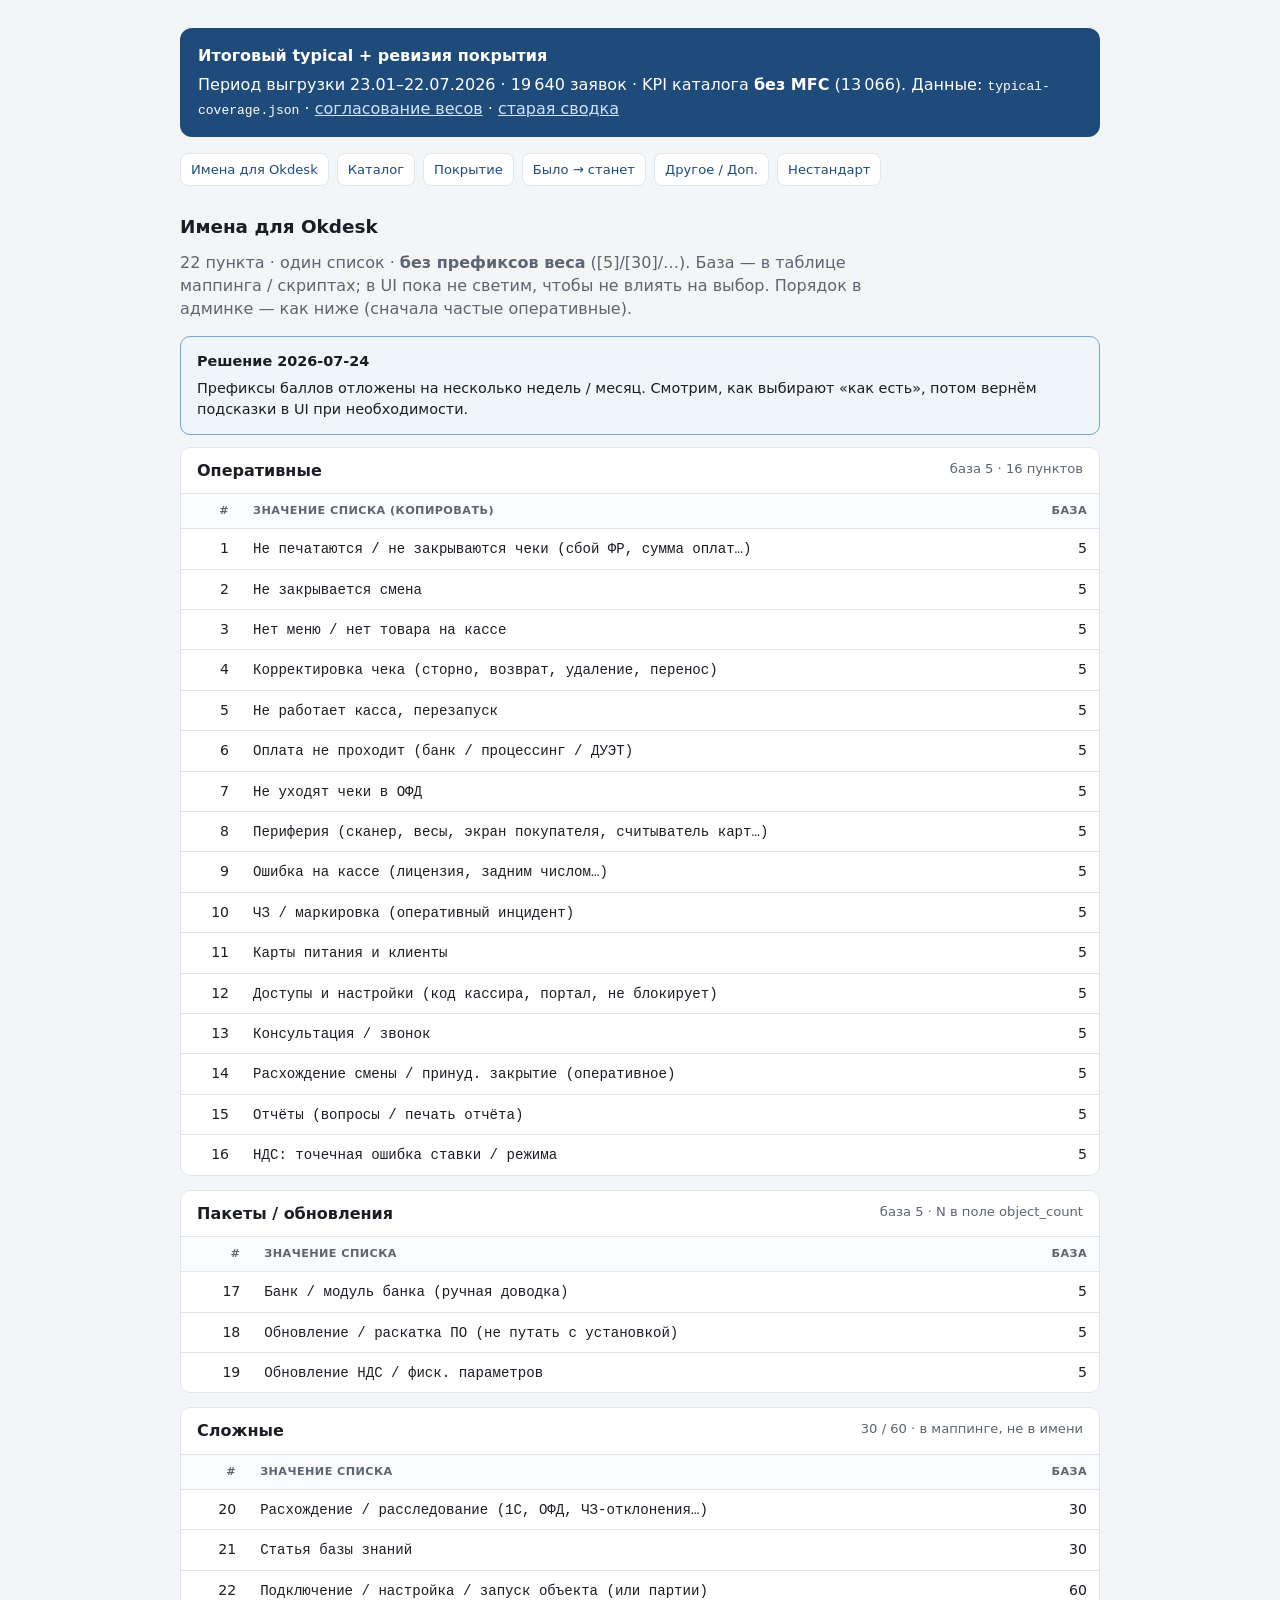
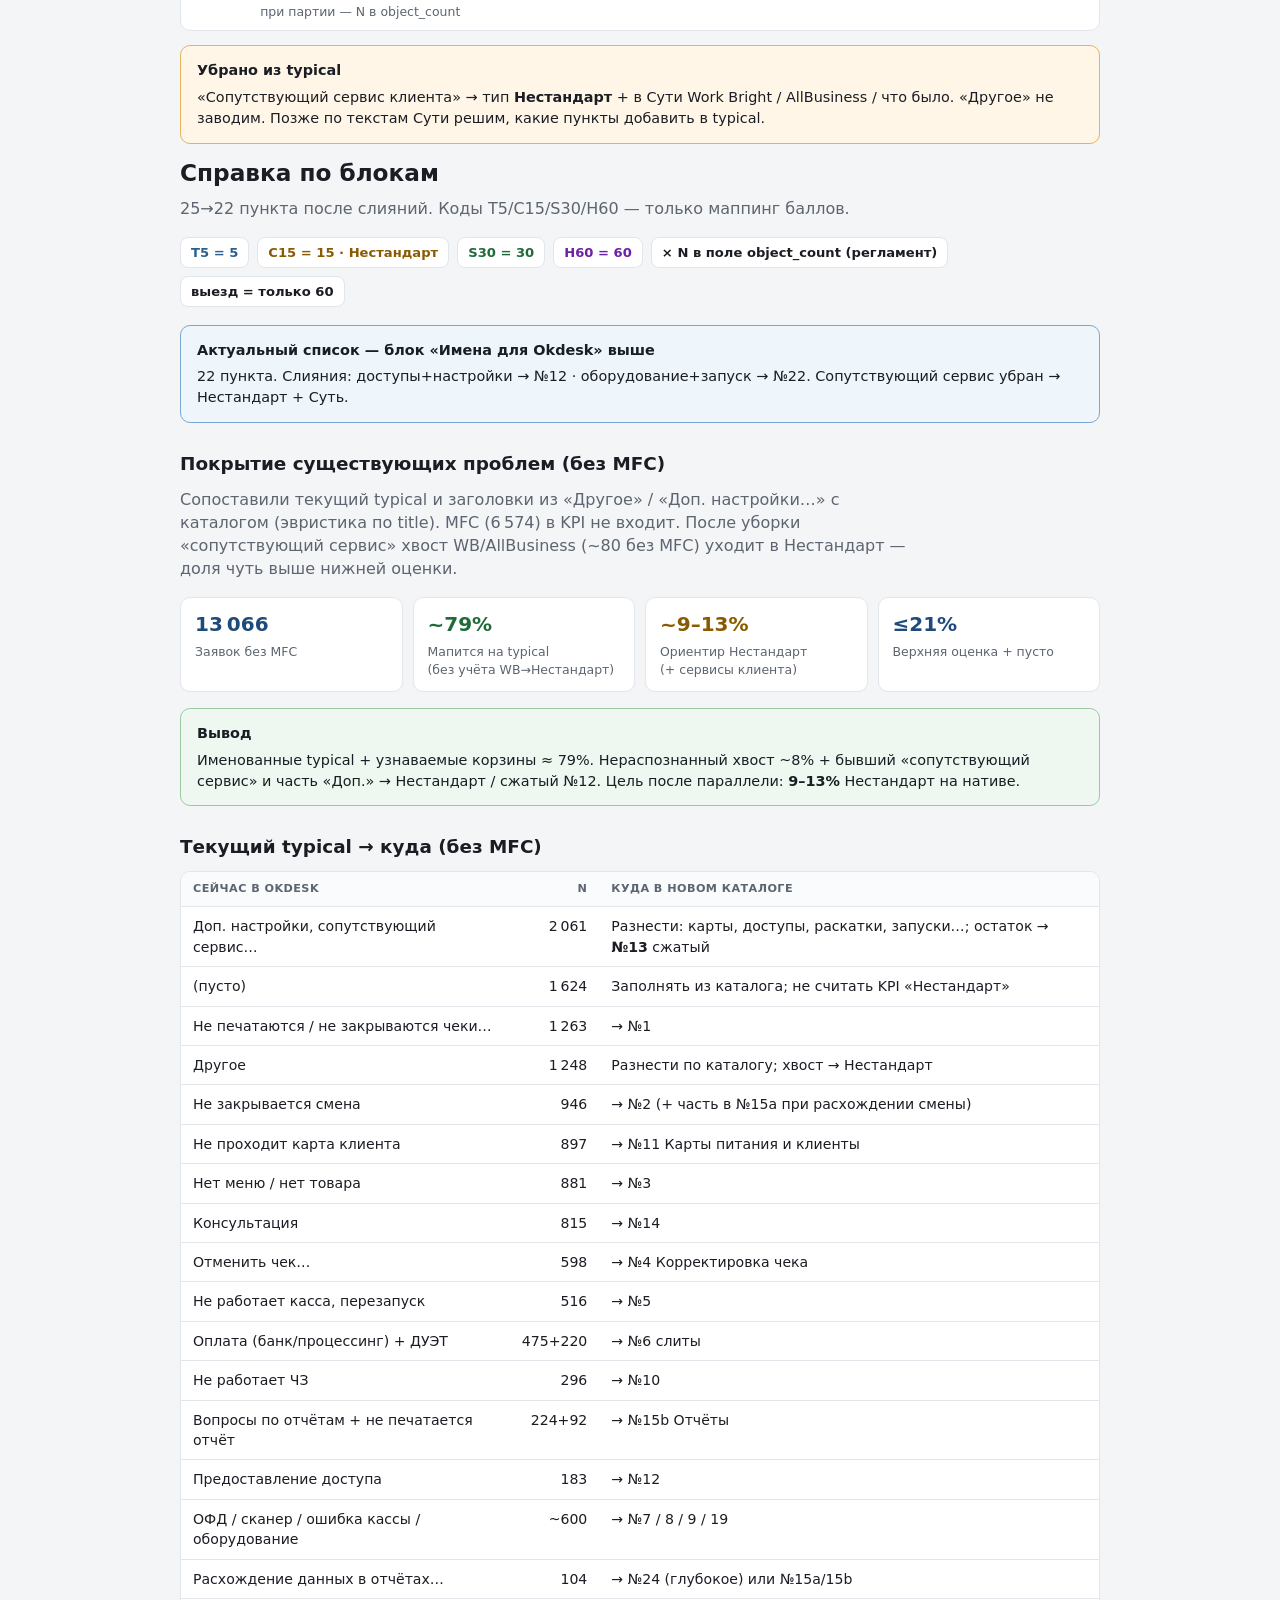
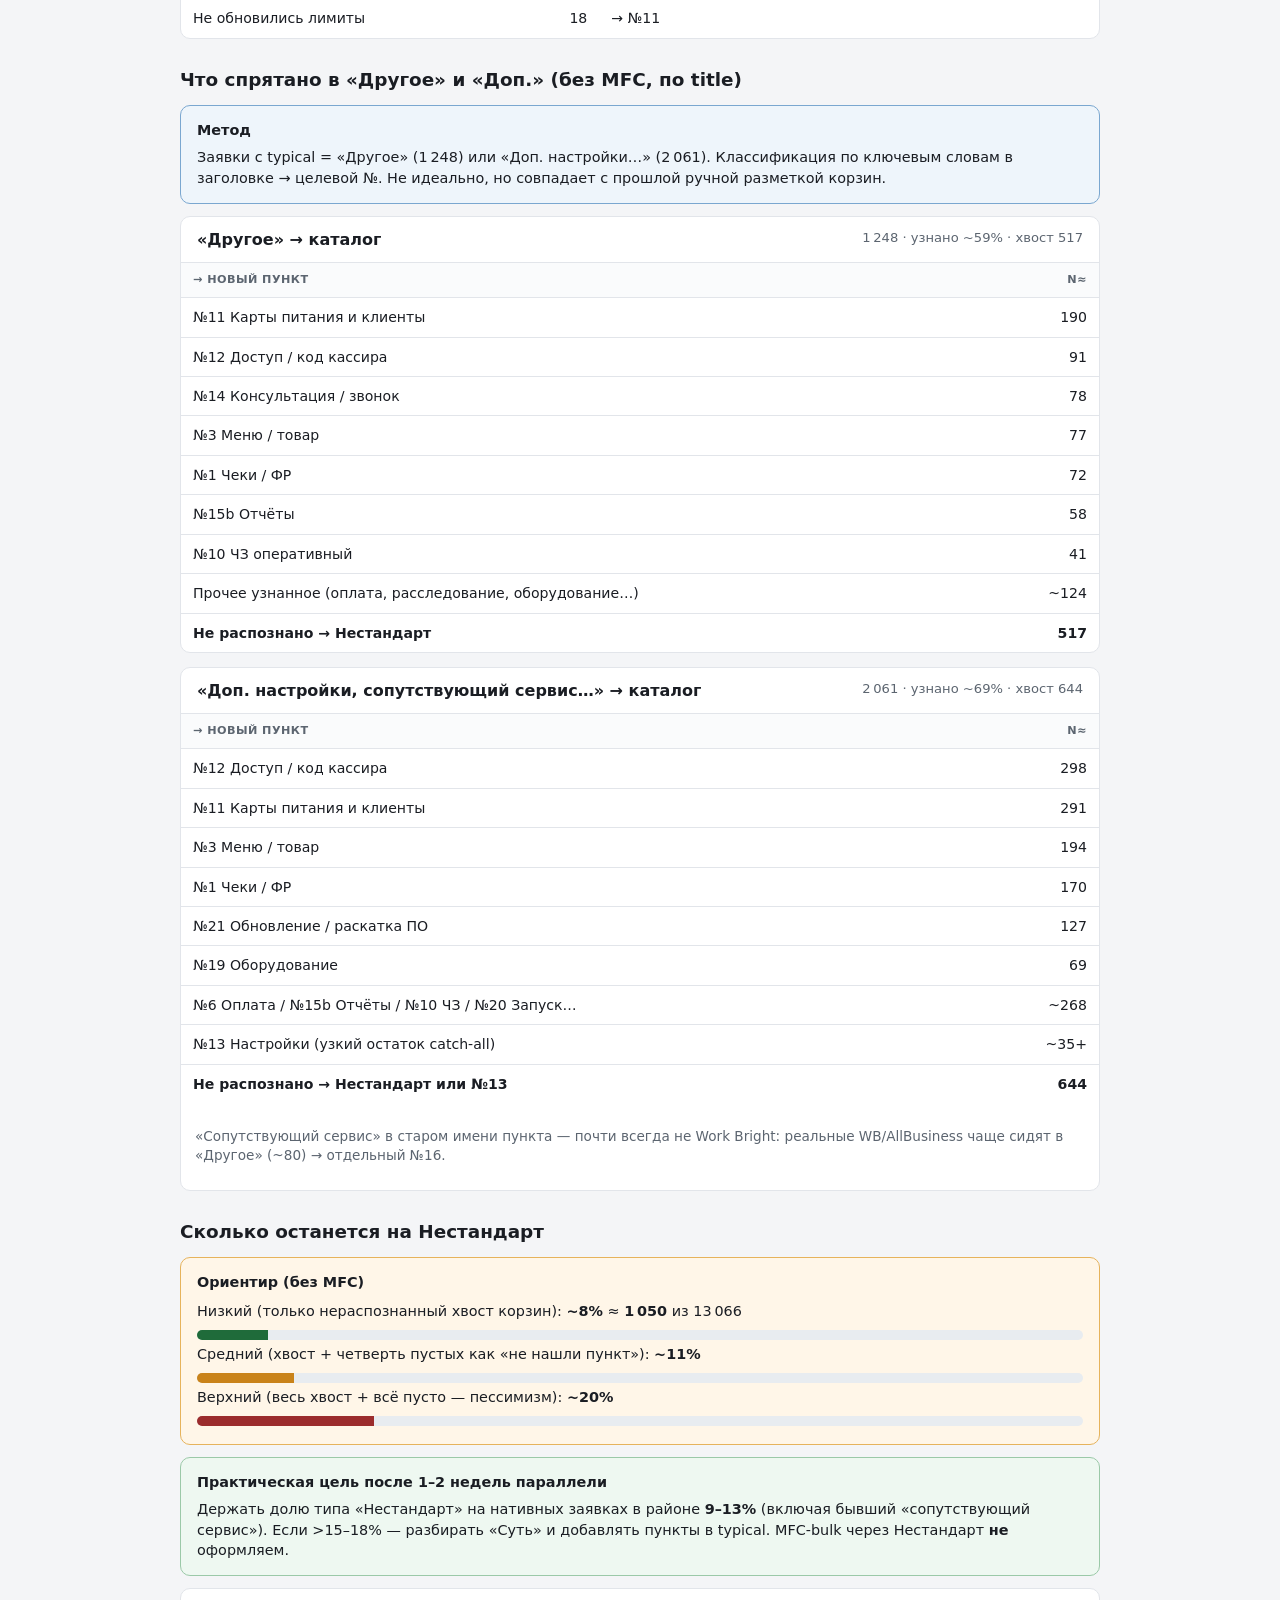
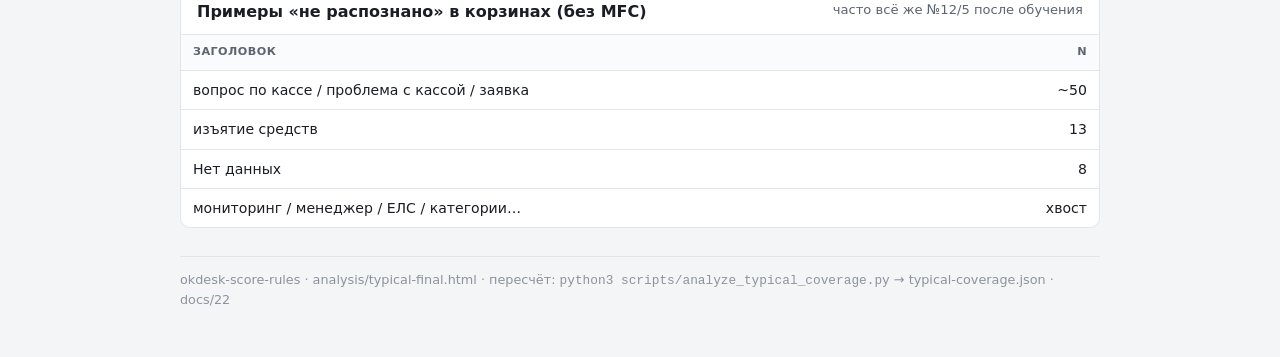
<file: analysis/typical-final.html>
<!DOCTYPE html>
<html lang="ru">
<head>
  <meta charset="utf-8" />
  <meta name="viewport" content="width=device-width, initial-scale=1" />
  <title>Итоговый typical + покрытие / Нестандарт</title>
  <style>
    :root {
      --bg: #f4f5f7; --surface: #fff; --text: #1a1d23; --muted: #5c6570; --faint: #8b939e;
      --line: #e2e5ea; --accent: #1f4b7a;
      --t5: #2a5f8f; --c15: #8a5a00; --s30: #1f6b3a; --h60: #6b21a8;
      --ok-bg: #eef8f1; --warn-bg: #fff6e8; --info-bg: #eef5fb;
    }
    * { box-sizing: border-box; }
    body { margin: 0; font-family: "Segoe UI", system-ui, -apple-system, sans-serif; background: var(--bg); color: var(--text); line-height: 1.45; }
    .wrap { max-width: 960px; margin: 0 auto; padding: 28px 20px 72px; }
    h1 { font-size: 1.45rem; font-weight: 700; margin: 0 0 8px; }
    h2 { font-size: 1.15rem; font-weight: 650; margin: 28px 0 10px; }
    .lead { color: var(--muted); margin: 0 0 16px; max-width: 72ch; }
    .banner {
      background: #1f4b7a; color: #fff; border-radius: 12px; padding: 16px 18px; margin-bottom: 16px;
    }
    .banner a { color: #cfe3ff; }
    .nav { display: flex; flex-wrap: wrap; gap: 8px; margin: 0 0 16px; }
    .nav a {
      font-size: 0.82rem; color: var(--accent); text-decoration: none; border: 1px solid var(--line);
      background: var(--surface); padding: 6px 10px; border-radius: 8px;
    }
    .codes { display: flex; flex-wrap: wrap; gap: 8px; margin: 0 0 18px; }
    .codes span {
      font-size: 0.82rem; font-weight: 650; padding: 5px 10px; border-radius: 8px; background: var(--surface); border: 1px solid var(--line);
    }
    .codes .t5 { color: var(--t5); }
    .codes .c15 { color: var(--c15); }
    .codes .s30 { color: var(--s30); }
    .codes .h60 { color: var(--h60); }
    .stats { display: grid; grid-template-columns: repeat(4, 1fr); gap: 10px; margin: 12px 0 16px; }
    @media (max-width: 800px) { .stats { grid-template-columns: 1fr 1fr; } }
    .stat { background: var(--surface); border: 1px solid var(--line); border-radius: 10px; padding: 12px 14px; }
    .stat .v { font-size: 1.25rem; font-weight: 700; color: var(--accent); }
    .stat .l { font-size: 0.78rem; color: var(--muted); margin-top: 4px; }
    .stat.ok .v { color: var(--s30); }
    .stat.warn .v { color: var(--c15); }
    .card { background: var(--surface); border: 1px solid var(--line); border-radius: 10px; overflow: hidden; margin-bottom: 14px; }
    .card-h { padding: 11px 16px; border-bottom: 1px solid var(--line); font-weight: 650; display: flex; justify-content: space-between; gap: 8px; flex-wrap: wrap; }
    .card-h .n { font-weight: 500; font-size: 0.82rem; color: var(--muted); }
    table { width: 100%; border-collapse: collapse; font-size: 0.88rem; }
    th, td { padding: 9px 12px; border-bottom: 1px solid var(--line); text-align: left; vertical-align: top; }
    th { font-size: 0.7rem; text-transform: uppercase; letter-spacing: 0.04em; color: var(--muted); background: #fafbfc; }
    tr:last-child td { border-bottom: 0; }
    td.num, th.num { text-align: right; font-variant-numeric: tabular-nums; white-space: nowrap; }
    td.id { width: 2.4rem; color: var(--faint); }
    td.base { width: 3.8rem; text-align: center; }
    td.ncol { width: 4.2rem; color: var(--muted); font-size: 0.82rem; }
    .badge {
      display: inline-block; font-size: 0.8rem; font-weight: 700; padding: 2px 8px; border-radius: 6px;
    }
    .badge.t5 { background: #e8f0f8; color: var(--t5); }
    .badge.c15 { background: var(--warn-bg); color: var(--c15); }
    .badge.s30 { background: var(--ok-bg); color: var(--s30); }
    .badge.h60 { background: #f3e8ff; color: var(--h60); }
    .badge.kill { background: #fdeceb; color: #9b2c2c; }
    .name { font-weight: 550; }
    .hint { display: block; font-size: 0.78rem; color: var(--muted); font-weight: 400; margin-top: 2px; }
    .callout { border-radius: 10px; padding: 14px 16px; margin: 12px 0; border: 1px solid var(--line); background: var(--surface); font-size: 0.9rem; }
    .callout.info { background: var(--info-bg); border-color: #7aa7d0; }
    .callout.warn { background: var(--warn-bg); border-color: #e6b35c; }
    .callout.ok { background: var(--ok-bg); border-color: #9bc9a8; }
    .callout strong { display: block; margin-bottom: 6px; }
    .bar { height: 10px; background: #e8ecf0; border-radius: 6px; overflow: hidden; margin: 8px 0 4px; }
    .bar > i { display: block; height: 100%; background: #1f6b3a; }
    .bar > i.mid { background: #c9831a; }
    .bar > i.hi { background: #9b2c2c; }
    .muted { color: var(--muted); font-size: 0.85rem; }
    footer { margin-top: 28px; color: var(--faint); font-size: 0.8rem; border-top: 1px solid var(--line); padding-top: 14px; }
  </style>
</head>
<body>
  <div class="wrap">
    <div class="banner">
      <strong style="display:block;margin-bottom:6px">Итоговый typical + ревизия покрытия</strong>
      Период выгрузки 23.01–22.07.2026 · 19 640 заявок · KPI каталога <b>без MFC</b> (13 066).
      Данные: <code>typical-coverage.json</code> ·
      <a href="weight-approval.html">согласование весов</a> ·
      <a href="typical-catalog.html">старая сводка</a>
    </div>

    <nav class="nav">
      <a href="#okdesk-names">Имена для Okdesk</a>
      <a href="#catalog">Каталог</a>
      <a href="#coverage">Покрытие</a>
      <a href="#map">Было → станет</a>
      <a href="#baskets">Другое / Доп.</a>
      <a href="#nonstd">Нестандарт</a>
    </nav>

    <section id="okdesk-names">
      <h2>Имена для Okdesk</h2>
      <p class="lead">22 пункта · один список · <b>без префиксов веса</b> ([5]/[30]/…). База — в таблице маппинга / скриптах; в UI пока не светим, чтобы не влиять на выбор. Порядок в админке — как ниже (сначала частые оперативные).</p>
      <div class="callout info">
        <strong>Решение 2026-07-24</strong>
        Префиксы баллов отложены на несколько недель / месяц. Смотрим, как выбирают «как есть», потом вернём подсказки в UI при необходимости.
      </div>
      <div class="card">
        <div class="card-h"><span>Оперативные</span><span class="n">база 5 · 16 пунктов</span></div>
        <table>
          <thead><tr><th class="num">#</th><th>Значение списка (копировать)</th><th class="num">База</th></tr></thead>
          <tbody>
            <tr><td class="num">1</td><td><code>Не печатаются / не закрываются чеки (сбой ФР, сумма оплат…)</code></td><td class="num">5</td></tr>
            <tr><td class="num">2</td><td><code>Не закрывается смена</code></td><td class="num">5</td></tr>
            <tr><td class="num">3</td><td><code>Нет меню / нет товара на кассе</code></td><td class="num">5</td></tr>
            <tr><td class="num">4</td><td><code>Корректировка чека (сторно, возврат, удаление, перенос)</code></td><td class="num">5</td></tr>
            <tr><td class="num">5</td><td><code>Не работает касса, перезапуск</code></td><td class="num">5</td></tr>
            <tr><td class="num">6</td><td><code>Оплата не проходит (банк / процессинг / ДУЭТ)</code></td><td class="num">5</td></tr>
            <tr><td class="num">7</td><td><code>Не уходят чеки в ОФД</code></td><td class="num">5</td></tr>
            <tr><td class="num">8</td><td><code>Периферия (сканер, весы, экран покупателя, считыватель карт…)</code></td><td class="num">5</td></tr>
            <tr><td class="num">9</td><td><code>Ошибка на кассе (лицензия, задним числом…)</code></td><td class="num">5</td></tr>
            <tr><td class="num">10</td><td><code>ЧЗ / маркировка (оперативный инцидент)</code></td><td class="num">5</td></tr>
            <tr><td class="num">11</td><td><code>Карты питания и клиенты</code></td><td class="num">5</td></tr>
            <tr><td class="num">12</td><td><code>Доступы и настройки (код кассира, портал, не блокирует)</code></td><td class="num">5</td></tr>
            <tr><td class="num">13</td><td><code>Консультация / звонок</code></td><td class="num">5</td></tr>
            <tr><td class="num">14</td><td><code>Расхождение смены / принуд. закрытие (оперативное)</code></td><td class="num">5</td></tr>
            <tr><td class="num">15</td><td><code>Отчёты (вопросы / печать отчёта)</code></td><td class="num">5</td></tr>
            <tr><td class="num">16</td><td><code>НДС: точечная ошибка ставки / режима</code></td><td class="num">5</td></tr>
          </tbody>
        </table>
      </div>
      <div class="card">
        <div class="card-h"><span>Пакеты / обновления</span><span class="n">база 5 · N в поле object_count</span></div>
        <table>
          <thead><tr><th class="num">#</th><th>Значение списка</th><th class="num">База</th></tr></thead>
          <tbody>
            <tr><td class="num">17</td><td><code>Банк / модуль банка (ручная доводка)</code></td><td class="num">5</td></tr>
            <tr><td class="num">18</td><td><code>Обновление / раскатка ПО (не путать с установкой)</code></td><td class="num">5</td></tr>
            <tr><td class="num">19</td><td><code>Обновление НДС / фиск. параметров</code></td><td class="num">5</td></tr>
          </tbody>
        </table>
      </div>
      <div class="card">
        <div class="card-h"><span>Сложные</span><span class="n">30 / 60 · в маппинге, не в имени</span></div>
        <table>
          <thead><tr><th class="num">#</th><th>Значение списка</th><th class="num">База</th></tr></thead>
          <tbody>
            <tr><td class="num">20</td><td><code>Расхождение / расследование (1С, ОФД, ЧЗ-отклонения…)</code></td><td class="num">30</td></tr>
            <tr><td class="num">21</td><td><code>Статья базы знаний</code></td><td class="num">30</td></tr>
            <tr><td class="num">22</td><td><code>Подключение / настройка / запуск объекта (или партии)</code><span class="hint">при партии — N в object_count</span></td><td class="num">60</td></tr>
          </tbody>
        </table>
      </div>
      <div class="callout warn">
        <strong>Убрано из typical</strong>
        «Сопутствующий сервис клиента» → тип <b>Нестандарт</b> + в Сути Work Bright / AllBusiness / что было.
        «Другое» не заводим. Позже по текстам Сути решим, какие пункты добавить в typical.
      </div>
    </section>

    <h1 id="catalog">Справка по блокам</h1>
    <p class="lead">25→22 пункта после слияний. Коды T5/C15/S30/H60 — только маппинг баллов.</p>

    <div class="codes">
      <span class="t5">T5 = 5</span>
      <span class="c15">C15 = 15 · Нестандарт</span>
      <span class="s30">S30 = 30</span>
      <span class="h60">H60 = 60</span>
      <span>× N в поле object_count (регламент)</span>
      <span>выезд = только 60</span>
    </div>

    <section id="catalog">
      <div class="callout info">
        <strong>Актуальный список — блок «Имена для Okdesk» выше</strong>
        22 пункта. Слияния: доступы+настройки → №12 · оборудование+запуск → №22.
        Сопутствующий сервис убран → Нестандарт + Суть.
      </div>
    </section>

    <!-- ========== COVERAGE ========== -->
    <section id="coverage">
      <h2>Покрытие существующих проблем (без MFC)</h2>
      <p class="lead">
        Сопоставили текущий typical и заголовки из «Другое» / «Доп. настройки…» с каталогом
        (эвристика по title). MFC (6 574) в KPI не входит. После уборки «сопутствующий сервис»
        хвост WB/AllBusiness (~80 без MFC) уходит в Нестандарт — доля чуть выше нижней оценки.
      </p>

      <div class="stats">
        <div class="stat"><div class="v">13 066</div><div class="l">Заявок без MFC</div></div>
        <div class="stat ok"><div class="v">~79%</div><div class="l">Мапится на typical<br>(без учёта WB→Нестандарт)</div></div>
        <div class="stat warn"><div class="v">~9–13%</div><div class="l">Ориентир Нестандарт<br>(+ сервисы клиента)</div></div>
        <div class="stat"><div class="v">≤21%</div><div class="l">Верхняя оценка + пусто</div></div>
      </div>

      <div class="callout ok">
        <strong>Вывод</strong>
        Именованные typical + узнаваемые корзины ≈ 79%. Нераспознанный хвост ~8% + бывший «сопутствующий сервис»
        и часть «Доп.» → Нестандарт / сжатый №12. Цель после параллели: <b>9–13%</b> Нестандарт на нативе.
      </div>
    </section>

    <section id="map">
      <h2>Текущий typical → куда (без MFC)</h2>
      <div class="card">
        <table>
          <thead><tr><th>Сейчас в Okdesk</th><th class="num">N</th><th>Куда в новом каталоге</th></tr></thead>
          <tbody>
            <tr><td>Доп. настройки, сопутствующий сервис…</td><td class="num">2 061</td><td>Разнести: карты, доступы, раскатки, запуски…; остаток → <b>№13</b> сжатый</td></tr>
            <tr><td>(пусто)</td><td class="num">1 624</td><td>Заполнять из каталога; не считать KPI «Нестандарт»</td></tr>
            <tr><td>Не печатаются / не закрываются чеки…</td><td class="num">1 263</td><td>→ №1</td></tr>
            <tr><td>Другое</td><td class="num">1 248</td><td>Разнести по каталогу; хвост → Нестандарт</td></tr>
            <tr><td>Не закрывается смена</td><td class="num">946</td><td>→ №2 (+ часть в №15a при расхождении смены)</td></tr>
            <tr><td>Не проходит карта клиента</td><td class="num">897</td><td>→ №11 Карты питания и клиенты</td></tr>
            <tr><td>Нет меню / нет товара</td><td class="num">881</td><td>→ №3</td></tr>
            <tr><td>Консультация</td><td class="num">815</td><td>→ №14</td></tr>
            <tr><td>Отменить чек…</td><td class="num">598</td><td>→ №4 Корректировка чека</td></tr>
            <tr><td>Не работает касса, перезапуск</td><td class="num">516</td><td>→ №5</td></tr>
            <tr><td>Оплата (банк/процессинг) + ДУЭТ</td><td class="num">475+220</td><td>→ №6 слиты</td></tr>
            <tr><td>Не работает ЧЗ</td><td class="num">296</td><td>→ №10</td></tr>
            <tr><td>Вопросы по отчётам + не печатается отчёт</td><td class="num">224+92</td><td>→ №15b Отчёты</td></tr>
            <tr><td>Предоставление доступа</td><td class="num">183</td><td>→ №12</td></tr>
            <tr><td>ОФД / сканер / ошибка кассы / оборудование</td><td class="num">~600</td><td>→ №7 / 8 / 9 / 19</td></tr>
            <tr><td>Расхождение данных в отчётах…</td><td class="num">104</td><td>→ №24 (глубокое) или №15a/15b</td></tr>
            <tr><td>Не обновились лимиты</td><td class="num">18</td><td>→ №11</td></tr>
          </tbody>
        </table>
      </div>
    </section>

    <section id="baskets">
      <h2>Что спрятано в «Другое» и «Доп.» (без MFC, по title)</h2>
      <div class="callout info">
        <strong>Метод</strong>
        Заявки с typical = «Другое» (1 248) или «Доп. настройки…» (2 061). Классификация по ключевым словам в заголовке → целевой №.
        Не идеально, но совпадает с прошлой ручной разметкой корзин.
      </div>

      <div class="card">
        <div class="card-h"><span>«Другое» → каталог</span><span class="n">1 248 · узнано ~59% · хвост 517</span></div>
        <table>
          <thead><tr><th>→ Новый пункт</th><th class="num">N≈</th></tr></thead>
          <tbody>
            <tr><td>№11 Карты питания и клиенты</td><td class="num">190</td></tr>
            <tr><td>№12 Доступ / код кассира</td><td class="num">91</td></tr>
            <tr><td>№14 Консультация / звонок</td><td class="num">78</td></tr>
            <tr><td>№3 Меню / товар</td><td class="num">77</td></tr>
            <tr><td>№1 Чеки / ФР</td><td class="num">72</td></tr>
            <tr><td>№15b Отчёты</td><td class="num">58</td></tr>
            <tr><td>№10 ЧЗ оперативный</td><td class="num">41</td></tr>
            <tr><td>Прочее узнанное (оплата, расследование, оборудование…)</td><td class="num">~124</td></tr>
            <tr><td><b>Не распознано → Нестандарт</b></td><td class="num"><b>517</b></td></tr>
          </tbody>
        </table>
      </div>

      <div class="card">
        <div class="card-h"><span>«Доп. настройки, сопутствующий сервис…» → каталог</span><span class="n">2 061 · узнано ~69% · хвост 644</span></div>
        <table>
          <thead><tr><th>→ Новый пункт</th><th class="num">N≈</th></tr></thead>
          <tbody>
            <tr><td>№12 Доступ / код кассира</td><td class="num">298</td></tr>
            <tr><td>№11 Карты питания и клиенты</td><td class="num">291</td></tr>
            <tr><td>№3 Меню / товар</td><td class="num">194</td></tr>
            <tr><td>№1 Чеки / ФР</td><td class="num">170</td></tr>
            <tr><td>№21 Обновление / раскатка ПО</td><td class="num">127</td></tr>
            <tr><td>№19 Оборудование</td><td class="num">69</td></tr>
            <tr><td>№6 Оплата / №15b Отчёты / №10 ЧЗ / №20 Запуск…</td><td class="num">~268</td></tr>
            <tr><td>№13 Настройки (узкий остаток catch-all)</td><td class="num">~35+</td></tr>
            <tr><td><b>Не распознано → Нестандарт или №13</b></td><td class="num"><b>644</b></td></tr>
          </tbody>
        </table>
        <p class="muted" style="padding:10px 14px">
          «Сопутствующий сервис» в старом имени пункта — почти всегда не Work Bright: реальные WB/AllBusiness чаще сидят в «Другое» (~80) → отдельный №16.
        </p>
      </div>
    </section>

    <section id="nonstd">
      <h2>Сколько останется на Нестандарт</h2>

      <div class="callout warn">
        <strong>Ориентир (без MFC)</strong>
        <div style="margin-top:8px">Низкий (только нераспознанный хвост корзин): <b>~8%</b> ≈ <b>1 050</b> из 13 066</div>
        <div class="bar"><i style="width:8%"></i></div>
        <div>Средний (хвост + четверть пустых как «не нашли пункт»): <b>~11%</b></div>
        <div class="bar"><i class="mid" style="width:11%"></i></div>
        <div>Верхний (весь хвост + всё пусто — пессимизм): <b>~20%</b></div>
        <div class="bar"><i class="hi" style="width:20%"></i></div>
      </div>

      <div class="callout ok">
        <strong>Практическая цель после 1–2 недель параллели</strong>
        Держать долю типа «Нестандарт» на нативных заявках в районе <b>9–13%</b>
        (включая бывший «сопутствующий сервис»).
        Если &gt;15–18% — разбирать «Суть» и добавлять пункты в typical.
        MFC-bulk через Нестандарт <b>не</b> оформляем.
      </div>

      <div class="card">
        <div class="card-h"><span>Примеры «не распознано» в корзинах (без MFC)</span><span class="n">часто всё же №12/5 после обучения</span></div>
        <table>
          <thead><tr><th>Заголовок</th><th class="num">N</th></tr></thead>
          <tbody>
            <tr><td>вопрос по кассе / проблема с кассой / заявка</td><td class="num">~50</td></tr>
            <tr><td>изъятие средств</td><td class="num">13</td></tr>
            <tr><td>Нет данных</td><td class="num">8</td></tr>
            <tr><td>мониторинг / менеджер / ЕЛС / категории…</td><td class="num">хвост</td></tr>
          </tbody>
        </table>
      </div>
    </section>

    <footer>
      okdesk-score-rules · analysis/typical-final.html ·
      пересчёт: <code>python3 scripts/analyze_typical_coverage.py</code> → typical-coverage.json ·
      docs/22
    </footer>
  </div>
</body>
</html>
</file>
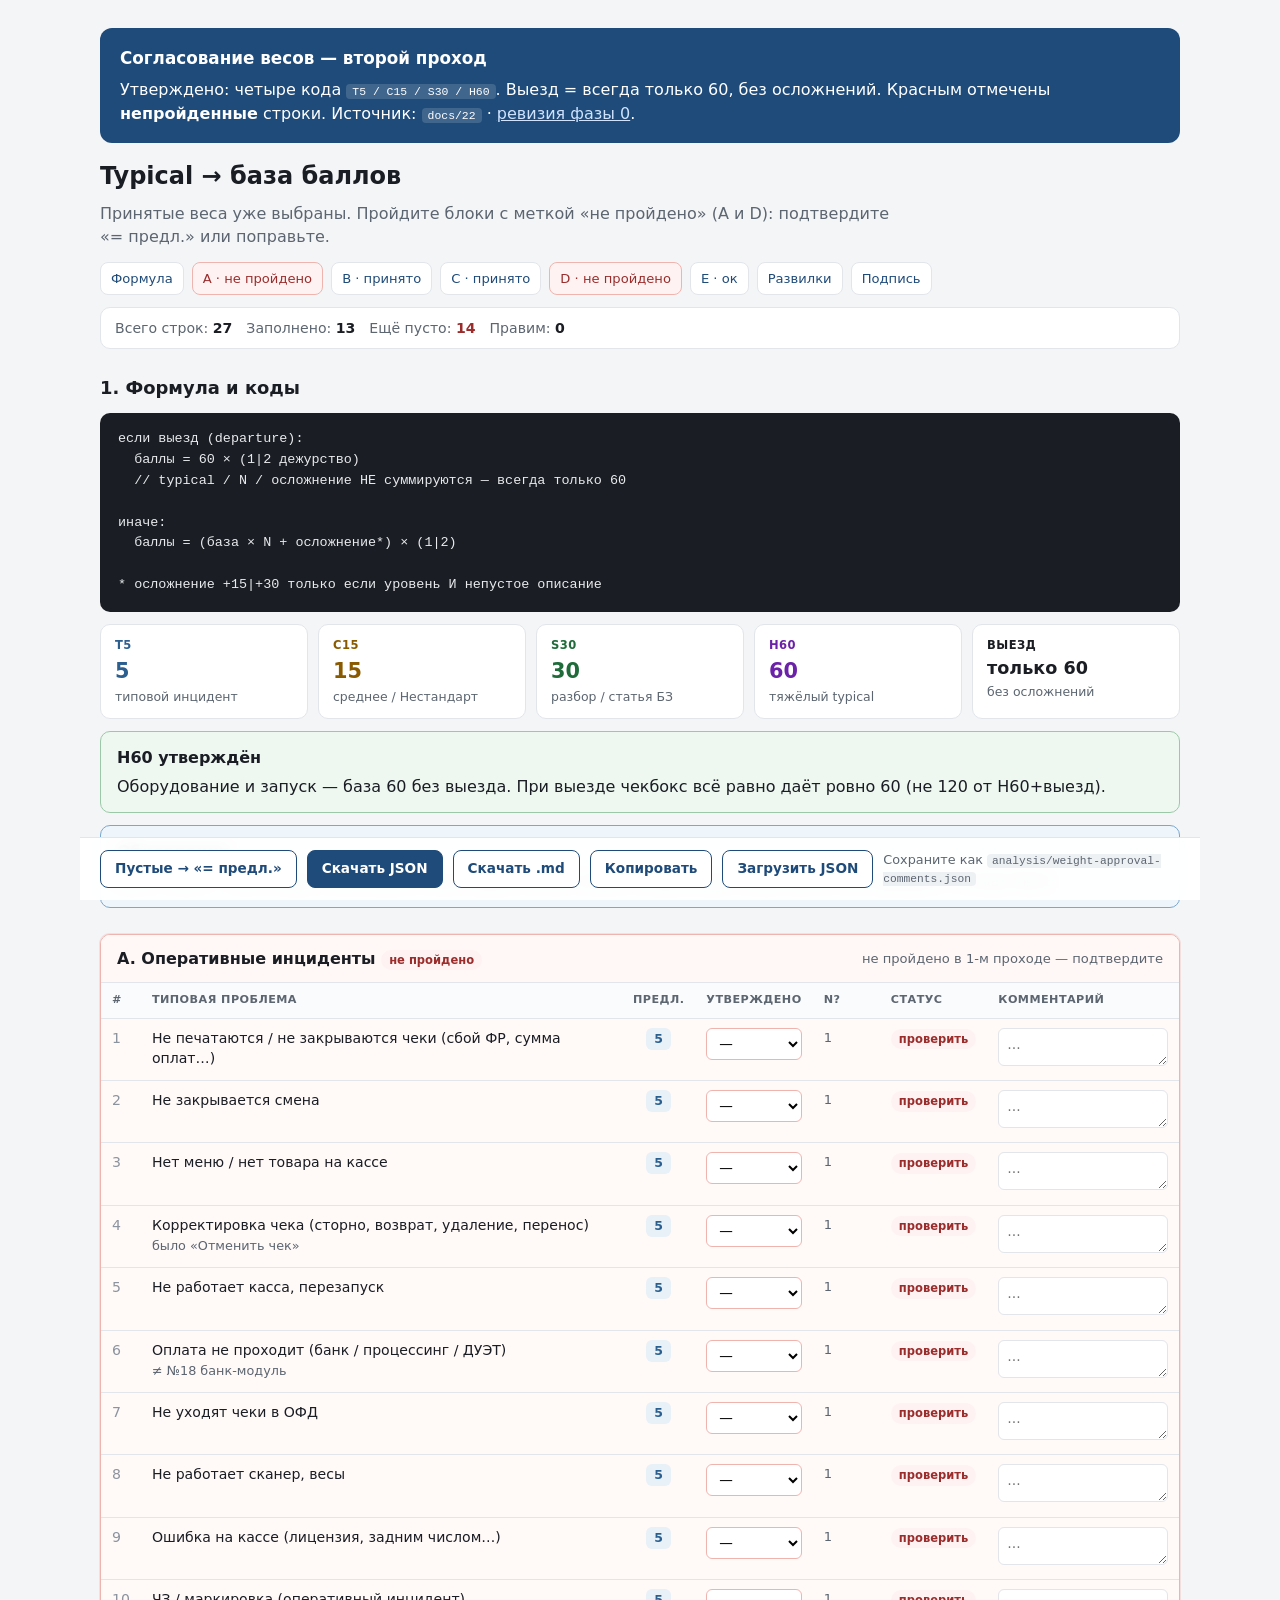
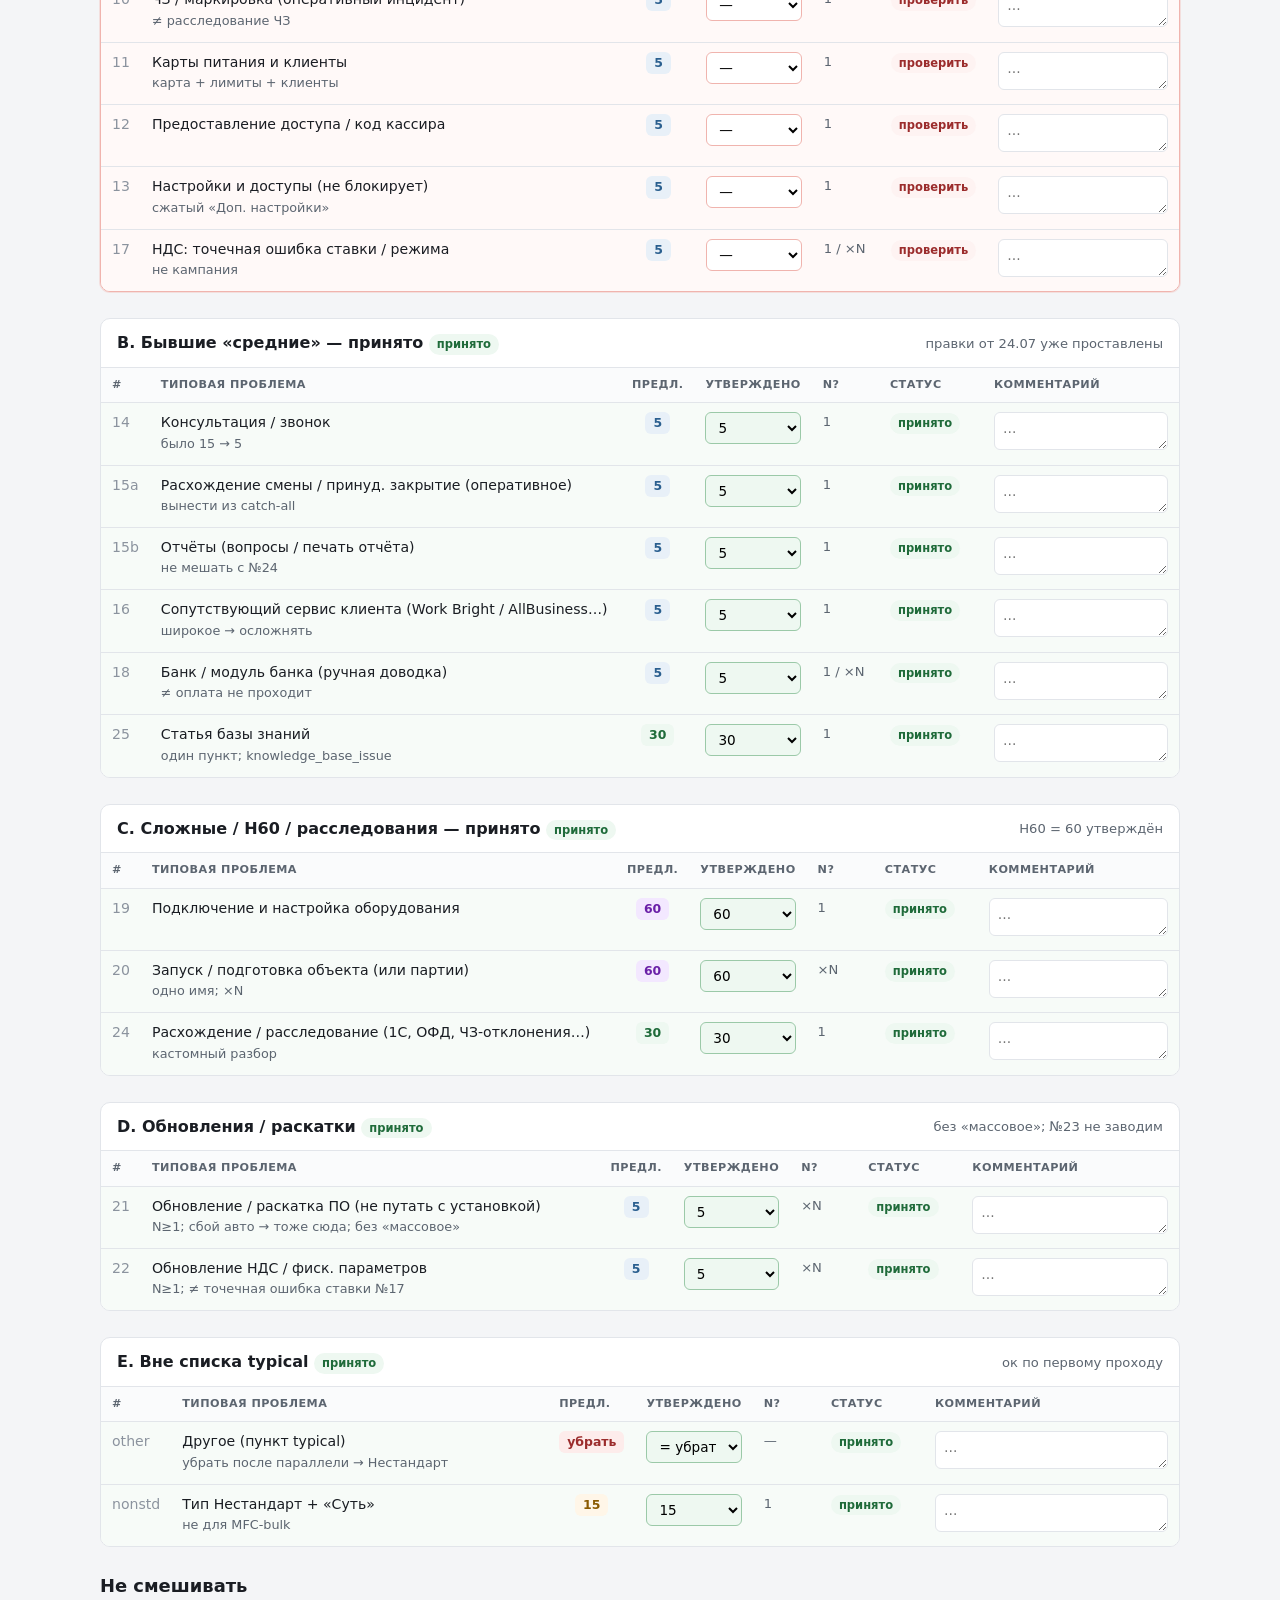
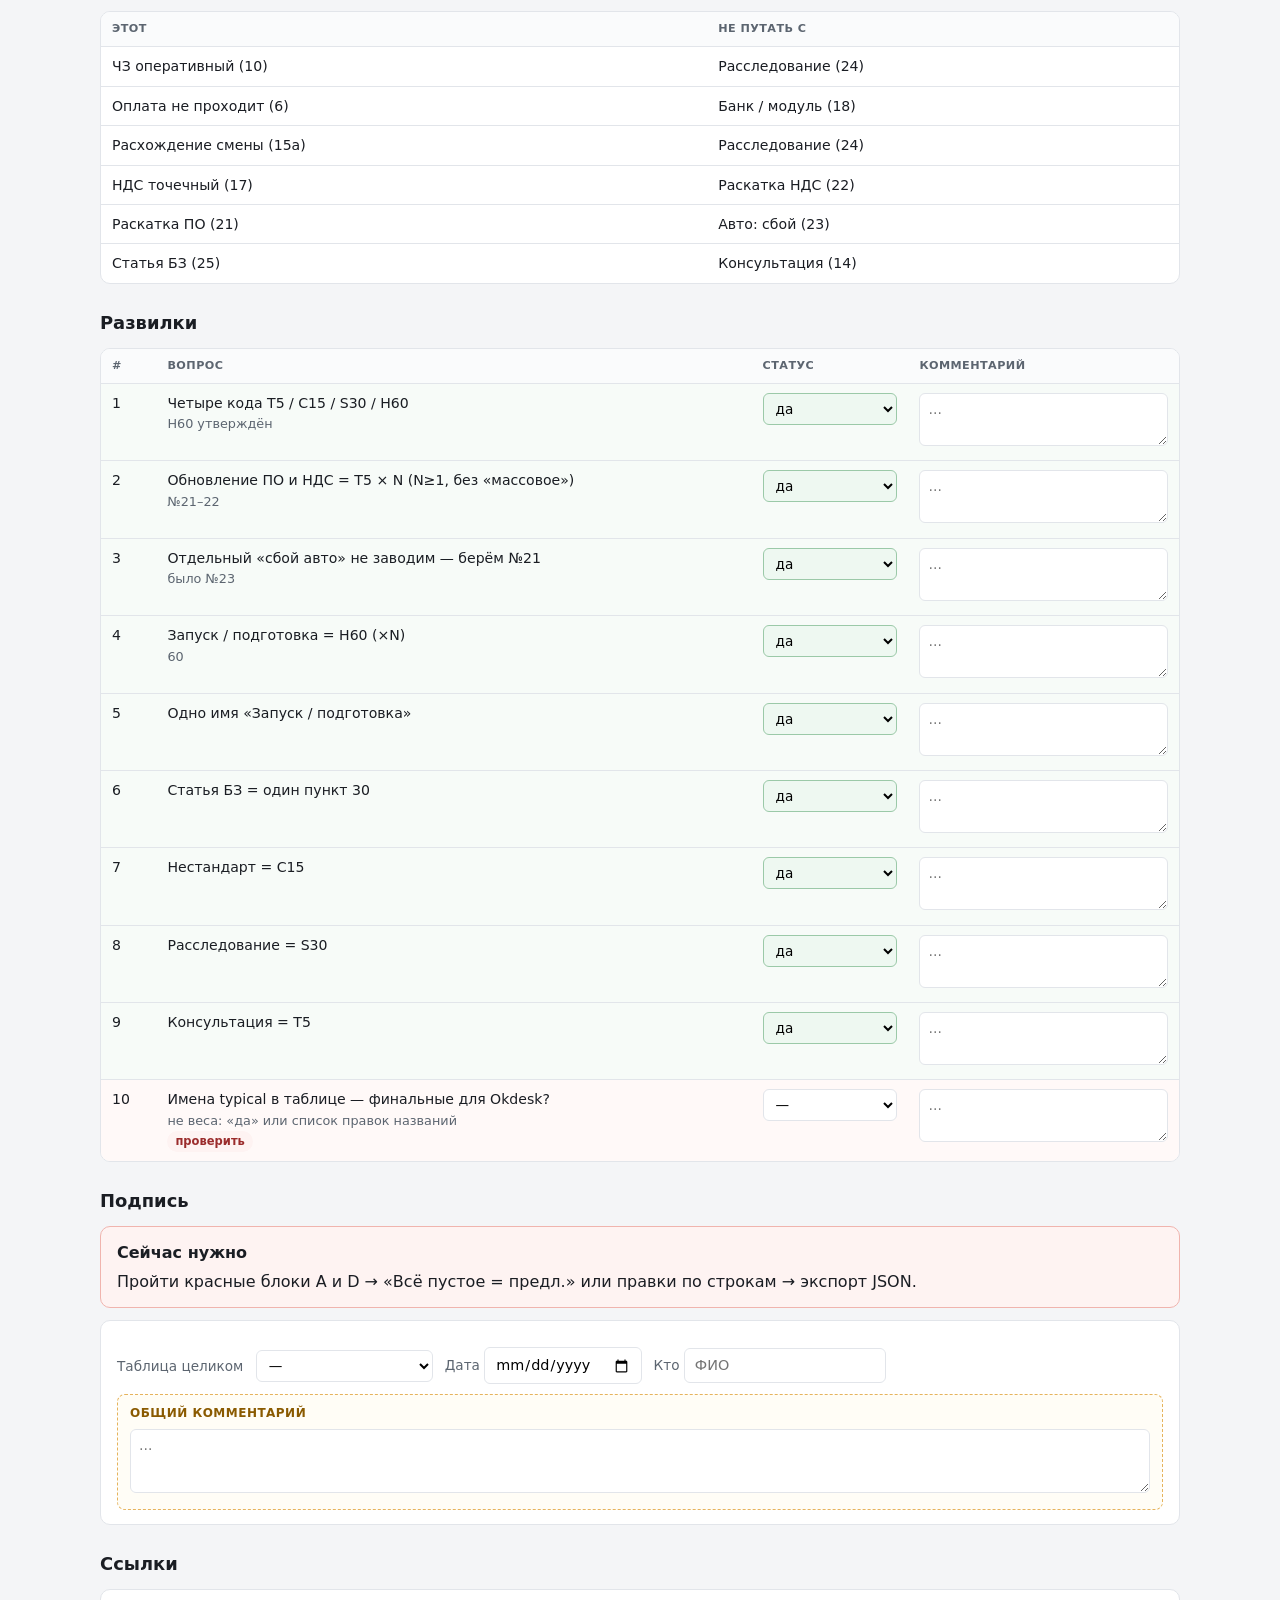
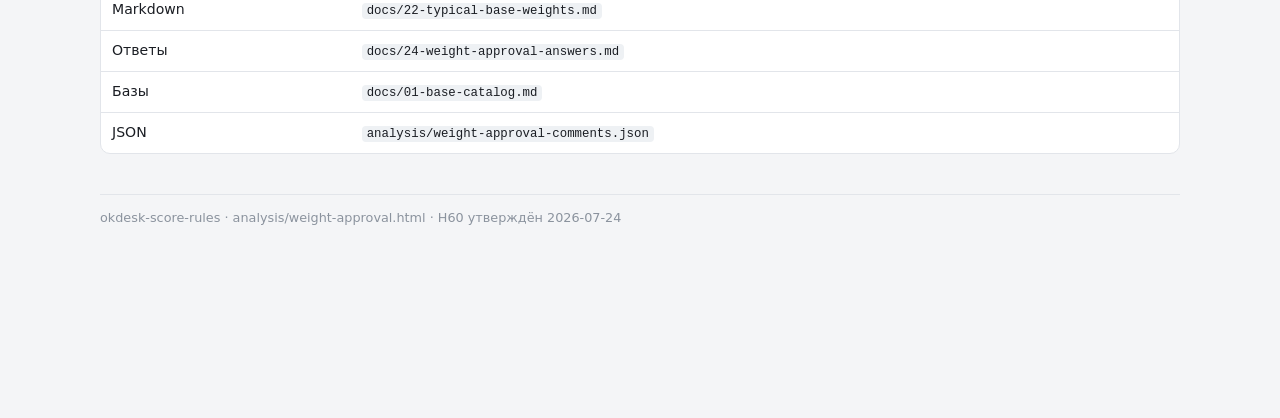
<file: analysis/weight-approval.html>
<!DOCTYPE html>
<html lang="ru">
<head>
  <meta charset="utf-8" />
  <meta name="viewport" content="width=device-width, initial-scale=1" />
  <title>Согласование весов — второй проход</title>
  <style>
    :root {
      --bg: #f4f5f7; --surface: #fff; --text: #1a1d23; --muted: #5c6570; --faint: #8b939e;
      --line: #e2e5ea; --accent: #1f4b7a;
      --warn-bg: #fff6e8; --warn-border: #e6b35c;
      --info-bg: #eef5fb; --info-border: #7aa7d0;
      --ok-bg: #eef8f1; --ok-border: #9bc9a8;
      --pend-bg: #fef3f2; --pend-border: #f0b4ae;
      --t5: #2a5f8f; --c15: #8a5a00; --s30: #1f6b3a; --h60: #6b21a8;
    }
    * { box-sizing: border-box; }
    body { margin: 0; font-family: "Segoe UI", system-ui, -apple-system, sans-serif; background: var(--bg); color: var(--text); line-height: 1.45; }
    .wrap { max-width: 1120px; margin: 0 auto; padding: 28px 20px 110px; }
    h1 { font-size: 1.5rem; font-weight: 700; margin: 0 0 8px; }
    h2 { font-size: 1.12rem; font-weight: 650; margin: 0 0 10px; }
    .lead { color: var(--muted); margin: 0 0 14px; max-width: 80ch; }
    .banner {
      background: #1f4b7a; color: #fff; border-radius: 12px; padding: 18px 20px; margin-bottom: 16px;
    }
    .banner a { color: #cfe3ff; }
    .banner code { background: rgba(255,255,255,.15); padding: 1px 6px; border-radius: 4px; }
    .nav { display: flex; flex-wrap: wrap; gap: 8px; margin: 12px 0; }
    .nav a {
      font-size: 0.82rem; color: var(--accent); text-decoration: none; border: 1px solid var(--line);
      background: var(--surface); padding: 6px 10px; border-radius: 8px;
    }
    .nav a:hover { border-color: var(--accent); }
    .nav a.pend { border-color: var(--pend-border); background: var(--pend-bg); color: #9b2c2c; }
    section { margin-top: 26px; }
    .callout { border-radius: 10px; padding: 14px 16px; margin: 12px 0; border: 1px solid var(--line); background: var(--surface); }
    .callout.warn { background: var(--warn-bg); border-color: var(--warn-border); }
    .callout.info { background: var(--info-bg); border-color: var(--info-border); }
    .callout.ok { background: var(--ok-bg); border-color: var(--ok-border); }
    .callout.pend { background: var(--pend-bg); border-color: var(--pend-border); }
    .callout strong { display: block; margin-bottom: 6px; }
    .codes { display: grid; grid-template-columns: repeat(5, 1fr); gap: 10px; margin: 12px 0; }
    @media (max-width: 900px) { .codes { grid-template-columns: 1fr 1fr; } }
    .code { background: var(--surface); border: 1px solid var(--line); border-radius: 10px; padding: 12px 14px; }
    .code .k { font-size: 0.72rem; font-weight: 700; letter-spacing: 0.04em; text-transform: uppercase; }
    .code .v { font-size: 1.3rem; font-weight: 700; margin: 2px 0; }
    .code .d { font-size: 0.78rem; color: var(--muted); }
    .code.t5 .k, .code.t5 .v { color: var(--t5); }
    .code.c15 .k, .code.c15 .v { color: var(--c15); }
    .code.s30 .k, .code.s30 .v { color: var(--s30); }
    .code.h60 .k, .code.h60 .v { color: var(--h60); }
    .card { background: var(--surface); border: 1px solid var(--line); border-radius: 10px; margin: 12px 0; overflow: hidden; }
    .card.needs-review { border-color: var(--pend-border); box-shadow: 0 0 0 1px rgba(240,180,174,.35); }
    .card-h {
      padding: 12px 16px; border-bottom: 1px solid var(--line); font-weight: 650;
      display: flex; justify-content: space-between; gap: 8px; align-items: center; flex-wrap: wrap;
    }
    .card.needs-review .card-h { background: #fff8f7; }
    .card-h .sub { font-weight: 500; font-size: 0.82rem; color: var(--muted); }
    table { width: 100%; border-collapse: collapse; font-size: 0.88rem; }
    th, td { padding: 9px 11px; border-bottom: 1px solid var(--line); text-align: left; vertical-align: top; }
    th { font-size: 0.7rem; text-transform: uppercase; letter-spacing: 0.04em; color: var(--muted); font-weight: 600; background: #fafbfc; }
    tr:last-child td { border-bottom: 0; }
    tr.pending { background: #fff9f8; }
    tr.done { background: #f7fbf8; }
    td.num { width: 2.4rem; color: var(--faint); font-variant-numeric: tabular-nums; }
    td.prop { width: 4.2rem; text-align: center; }
    td.ncol { width: 4.2rem; color: var(--muted); font-size: 0.82rem; white-space: nowrap; }
    td.decide { width: 7.2rem; }
    td.st { width: 6.5rem; }
    .badge {
      display: inline-block; font-size: 0.78rem; font-weight: 700; padding: 2px 8px; border-radius: 6px;
    }
    .badge.t5 { background: #e8f0f8; color: var(--t5); }
    .badge.c15 { background: var(--warn-bg); color: var(--c15); }
    .badge.s30 { background: var(--ok-bg); color: var(--s30); }
    .badge.h60 { background: #f3e8ff; color: var(--h60); }
    .badge.kill { background: #fdeceb; color: #9b2c2c; }
    .pill {
      display: inline-block; font-size: 0.72rem; font-weight: 600; padding: 2px 8px; border-radius: 999px;
      background: #eef2f6; color: var(--muted);
    }
    .pill.ok { background: var(--ok-bg); color: #1f6b3a; }
    .pill.pend { background: var(--pend-bg); color: #9b2c2c; }
    pre.formula {
      background: #1a1d23; color: #e8eaed; border-radius: 10px; padding: 16px 18px;
      font-size: 0.84rem; line-height: 1.55; overflow-x: auto; margin: 12px 0;
    }
    code { font-size: 0.88em; background: #eef1f4; padding: 1px 5px; border-radius: 4px; }
    .weight-sel, .status-sel {
      font: inherit; font-size: 0.85rem; padding: 6px 8px; border-radius: 6px;
      border: 1px solid var(--line); background: #fff; width: 100%;
    }
    .weight-sel.ok, .status-sel.ok { background: var(--ok-bg); border-color: var(--ok-border); }
    .weight-sel.fix, .status-sel.fix { background: var(--warn-bg); border-color: var(--warn-border); }
    .weight-sel.empty { border-color: var(--pend-border); background: #fff; }
    .row-comment, .approve-comment, #c-general {
      width: 100%; min-height: 38px; resize: vertical; font: inherit; font-size: 0.84rem;
      border: 1px solid var(--line); border-radius: 6px; padding: 6px 8px; background: #fff;
    }
    .approve-comment { min-height: 48px; }
    #c-general { min-height: 64px; }
    .hint-cell { font-size: 0.8rem; color: var(--muted); margin-top: 2px; }
    .progress {
      display: flex; gap: 14px; flex-wrap: wrap; font-size: 0.88rem; color: var(--muted);
      margin: 10px 0 0; padding: 10px 14px; background: var(--surface); border: 1px solid var(--line); border-radius: 10px;
    }
    .progress b { color: var(--text); }
    .progress .need b { color: #9b2c2c; }
    .meta-row { display: flex; flex-wrap: wrap; gap: 12px; margin-top: 12px; align-items: center; }
    .meta-row label { font-size: 0.85rem; color: var(--muted); }
    .meta-row input[type="text"], .meta-row input[type="date"] {
      font: inherit; font-size: 0.9rem; padding: 6px 10px; border: 1px solid var(--line); border-radius: 6px;
    }
    .comment-box {
      margin: 10px 0 0; padding: 10px 12px; background: #fffdf6; border: 1px dashed #e6b35c; border-radius: 8px;
    }
    .comment-box label {
      display: block; font-size: 0.75rem; font-weight: 650; color: #8a5a00;
      text-transform: uppercase; letter-spacing: 0.04em; margin-bottom: 6px;
    }
    ul.keep { margin: 8px 0; padding-left: 20px; color: var(--muted); }
    footer { margin-top: 40px; color: var(--faint); font-size: 0.8rem; border-top: 1px solid var(--line); padding-top: 14px; }
    .toolbar {
      position: sticky; bottom: 0; z-index: 20; margin: 24px -20px 0; padding: 12px 20px;
      background: rgba(255,255,255,.94); border-top: 1px solid var(--line);
      backdrop-filter: blur(8px); display: flex; flex-wrap: wrap; gap: 10px; align-items: center;
    }
    .toolbar button {
      font: inherit; font-size: 0.85rem; font-weight: 600; padding: 8px 14px; border-radius: 8px;
      border: 1px solid var(--accent); background: var(--accent); color: #fff; cursor: pointer;
    }
    .toolbar button.secondary { background: #fff; color: var(--accent); }
    .toolbar .hint { font-size: 0.8rem; color: var(--muted); flex: 1; min-width: 160px; }
    .toolbar .saved { font-size: 0.8rem; color: #1f6b3a; }
    #importFile { display: none; }
    .links a { color: var(--accent); }
  </style>
</head>
<body>
  <div class="wrap">
    <div class="banner">
      <strong style="display:block;font-size:1.05rem;margin-bottom:8px">Согласование весов — второй проход</strong>
      Утверждено: четыре кода <code>T5 / C15 / S30 / H60</code>. Выезд = всегда только 60, без осложнений.
      Красным отмечены <b>непройденные</b> строки. Источник: <code>docs/22</code> ·
      <a href="phase0-revision.html">ревизия фазы 0</a>.
    </div>

    <h1>Typical → база баллов</h1>
    <p class="lead">
      Принятые веса уже выбраны. Пройдите блоки с меткой «не пройдено» (A и D): подтвердите «= предл.» или поправьте.
    </p>

    <nav class="nav">
      <a href="#formula">Формула</a>
      <a href="#block-a" class="pend">A · не пройдено</a>
      <a href="#block-b">B · принято</a>
      <a href="#block-c">C · принято</a>
      <a href="#block-d" class="pend">D · не пройдено</a>
      <a href="#block-e">E · ок</a>
      <a href="#forks">Развилки</a>
      <a href="#signoff">Подпись</a>
    </nav>

    <div class="progress" id="progress">
      <span>Всего строк: <b id="p-rows">—</b></span>
      <span>Заполнено: <b id="p-done">—</b></span>
      <span class="need">Ещё пусто: <b id="p-empty">—</b></span>
      <span>Правим: <b id="p-fix">—</b></span>
    </div>

    <section id="formula">
      <h2>1. Формула и коды</h2>
      <pre class="formula">если выезд (departure):
  баллы = 60 × (1|2 дежурство)
  // typical / N / осложнение НЕ суммируются — всегда только 60

иначе:
  баллы = (база × N + осложнение*) × (1|2)

* осложнение +15|+30 только если уровень И непустое описание</pre>
      <div class="codes">
        <div class="code t5"><div class="k">T5</div><div class="v">5</div><div class="d">типовой инцидент</div></div>
        <div class="code c15"><div class="k">C15</div><div class="v">15</div><div class="d">среднее / Нестандарт</div></div>
        <div class="code s30"><div class="k">S30</div><div class="v">30</div><div class="d">разбор / статья БЗ</div></div>
        <div class="code h60"><div class="k">H60</div><div class="v">60</div><div class="d">тяжёлый typical</div></div>
        <div class="code"><div class="k">Выезд</div><div class="v" style="font-size:1.1rem">только 60</div><div class="d">без осложнений</div></div>
      </div>
      <div class="callout ok">
        <strong>H60 утверждён</strong>
        Оборудование и запуск — база 60 без выезда. При выезде чекбокс всё равно даёт ровно 60 (не 120 от H60+выезд).
      </div>
      <div class="callout info">
        <strong>Обновления</strong>
        №21 / №22 — без слова «массовое»; N≥1 (одна точка тоже). Отдельный «сбой авто» не заводим → снова №21.
      </div>
    </section>

    <div id="tables"></div>

    <section id="dont-mix">
      <h2>Не смешивать</h2>
      <div class="card">
        <table>
          <thead><tr><th>Этот</th><th>Не путать с</th></tr></thead>
          <tbody>
            <tr><td>ЧЗ оперативный (10)</td><td>Расследование (24)</td></tr>
            <tr><td>Оплата не проходит (6)</td><td>Банк / модуль (18)</td></tr>
            <tr><td>Расхождение смены (15a)</td><td>Расследование (24)</td></tr>
            <tr><td>НДС точечный (17)</td><td>Раскатка НДС (22)</td></tr>
            <tr><td>Раскатка ПО (21)</td><td>Авто: сбой (23)</td></tr>
            <tr><td>Статья БЗ (25)</td><td>Консультация (14)</td></tr>
          </tbody>
        </table>
      </div>
    </section>

    <section id="forks">
      <h2>Развилки</h2>
      <div class="card" id="forks-card"></div>
    </section>

    <section id="signoff">
      <h2>Подпись</h2>
      <div class="callout pend">
        <strong>Сейчас нужно</strong>
        Пройти красные блоки A и D → «Всё пустое = предл.» или правки по строкам → экспорт JSON.
      </div>
      <div class="card" style="padding:14px 16px">
        <div class="meta-row">
          <label>Таблица целиком
            <select class="status-sel" data-key="signoff.status" style="width:auto;display:inline-block;margin-left:8px">
              <option value="">—</option>
              <option value="да">да</option>
              <option value="частично">частично (A/D ещё)</option>
              <option value="нет">нет</option>
            </select>
          </label>
          <label>Дата <input type="date" data-key="signoff.date" /></label>
          <label>Кто <input type="text" data-key="signoff.who" placeholder="ФИО" style="min-width:12rem" /></label>
        </div>
        <div class="comment-box">
          <label for="c-general">Общий комментарий</label>
          <textarea id="c-general" data-key="general" placeholder="…"></textarea>
        </div>
      </div>
    </section>

    <section>
      <h2>Ссылки</h2>
      <div class="card links">
        <table>
          <tbody>
            <tr><td>Markdown</td><td><code>docs/22-typical-base-weights.md</code></td></tr>
            <tr><td>Ответы</td><td><code>docs/24-weight-approval-answers.md</code></td></tr>
            <tr><td>Базы</td><td><code>docs/01-base-catalog.md</code></td></tr>
            <tr><td>JSON</td><td><code>analysis/weight-approval-comments.json</code></td></tr>
          </tbody>
        </table>
      </div>
    </section>

    <footer>okdesk-score-rules · analysis/weight-approval.html · H60 утверждён 2026-07-24</footer>

    <div class="toolbar">
      <button type="button" id="btnFillPending" class="secondary">Пустые → «= предл.»</button>
      <button type="button" id="btnExportJson">Скачать JSON</button>
      <button type="button" id="btnExportMd" class="secondary">Скачать .md</button>
      <button type="button" id="btnCopy" class="secondary">Копировать</button>
      <label for="importFile" style="display:inline-block;background:#fff;color:var(--accent);border:1px solid var(--accent);padding:8px 14px;border-radius:8px;cursor:pointer;font-weight:600;font-size:0.85rem">Загрузить JSON</label>
      <input type="file" id="importFile" accept="application/json,.json" />
      <span class="hint">Сохраните как <code>analysis/weight-approval-comments.json</code></span>
      <span class="saved" id="saveState"></span>
    </div>
  </div>

  <script>
  (function () {
    const STORE = "okdesk-weight-approval-v2";

    /** prop = proposed base string; locked = pre-filled from prior approval; pending = needs review */
    const BLOCKS = [
      {
        id: "block-a",
        title: "A. Оперативные инциденты",
        sub: "не пройдено в 1-м проходе — подтвердите",
        pending: true,
        rows: [
          { id: "1", name: "Не печатаются / не закрываются чеки (сбой ФР, сумма оплат…)", prop: "5", n: "1", pending: true },
          { id: "2", name: "Не закрывается смена", prop: "5", n: "1", pending: true },
          { id: "3", name: "Нет меню / нет товара на кассе", prop: "5", n: "1", pending: true },
          { id: "4", name: "Корректировка чека (сторно, возврат, удаление, перенос)", hint: "было «Отменить чек»", prop: "5", n: "1", pending: true },
          { id: "5", name: "Не работает касса, перезапуск", prop: "5", n: "1", pending: true },
          { id: "6", name: "Оплата не проходит (банк / процессинг / ДУЭТ)", hint: "≠ №18 банк-модуль", prop: "5", n: "1", pending: true },
          { id: "7", name: "Не уходят чеки в ОФД", prop: "5", n: "1", pending: true },
          { id: "8", name: "Не работает сканер, весы", prop: "5", n: "1", pending: true },
          { id: "9", name: "Ошибка на кассе (лицензия, задним числом…)", prop: "5", n: "1", pending: true },
          { id: "10", name: "ЧЗ / маркировка (оперативный инцидент)", hint: "≠ расследование ЧЗ", prop: "5", n: "1", pending: true },
          { id: "11", name: "Карты питания и клиенты", hint: "карта + лимиты + клиенты", prop: "5", n: "1", pending: true },
          { id: "12", name: "Предоставление доступа / код кассира", prop: "5", n: "1", pending: true },
          { id: "13", name: "Настройки и доступы (не блокирует)", hint: "сжатый «Доп. настройки»", prop: "5", n: "1", pending: true },
          { id: "17", name: "НДС: точечная ошибка ставки / режима", hint: "не кампания", prop: "5", n: "1 / ×N", pending: true },
        ],
      },
      {
        id: "block-b",
        title: "B. Бывшие «средние» — принято",
        sub: "правки от 24.07 уже проставлены",
        pending: false,
        rows: [
          { id: "14", name: "Консультация / звонок", hint: "было 15 → 5", prop: "5", n: "1", locked: "5" },
          { id: "15a", name: "Расхождение смены / принуд. закрытие (оперативное)", hint: "вынести из catch-all", prop: "5", n: "1", locked: "5" },
          { id: "15b", name: "Отчёты (вопросы / печать отчёта)", hint: "не мешать с №24", prop: "5", n: "1", locked: "5" },
          { id: "16", name: "Сопутствующий сервис клиента (Work Bright / AllBusiness…)", hint: "широкое → осложнять", prop: "5", n: "1", locked: "5" },
          { id: "18", name: "Банк / модуль банка (ручная доводка)", hint: "≠ оплата не проходит", prop: "5", n: "1 / ×N", locked: "5" },
          { id: "25", name: "Статья базы знаний", hint: "один пункт; knowledge_base_issue", prop: "30", n: "1", locked: "30" },
        ],
      },
      {
        id: "block-c",
        title: "C. Сложные / H60 / расследования — принято",
        sub: "H60 = 60 утверждён",
        pending: false,
        rows: [
          { id: "19", name: "Подключение и настройка оборудования", prop: "60", n: "1", locked: "60" },
          { id: "20", name: "Запуск / подготовка объекта (или партии)", hint: "одно имя; ×N", prop: "60", n: "×N", locked: "60" },
          { id: "24", name: "Расхождение / расследование (1С, ОФД, ЧЗ-отклонения…)", hint: "кастомный разбор", prop: "30", n: "1", locked: "30" },
        ],
      },
      {
        id: "block-d",
        title: "D. Обновления / раскатки",
        sub: "без «массовое»; №23 не заводим",
        pending: false,
        rows: [
          { id: "21", name: "Обновление / раскатка ПО (не путать с установкой)", hint: "N≥1; сбой авто → тоже сюда; без «массовое»", prop: "5", n: "×N", locked: "5" },
          { id: "22", name: "Обновление НДС / фиск. параметров", hint: "N≥1; ≠ точечная ошибка ставки №17", prop: "5", n: "×N", locked: "5" },
          // 23 убран: сбой авто → №21
        ],
      },
      {
        id: "block-e",
        title: "E. Вне списка typical",
        sub: "ок по первому проходу",
        pending: false,
        rows: [
          { id: "other", name: "Другое (пункт typical)", hint: "убрать после параллели → Нестандарт", prop: "убрать", n: "—", locked: "=", special: "kill" },
          { id: "nonstd", name: "Тип Нестандарт + «Суть»", hint: "не для MFC-bulk", prop: "15", n: "1", locked: "15" },
        ],
      },
    ];

    const FORKS = [
      { id: "1", q: "Четыре кода T5 / C15 / S30 / H60", locked: "да", note: "H60 утверждён" },
      { id: "2", q: "Обновление ПО и НДС = T5 × N (N≥1, без «массовое»)", locked: "да", note: "№21–22" },
      { id: "3", q: "Отдельный «сбой авто» не заводим — берём №21", locked: "да", note: "было №23" },
      { id: "4", q: "Запуск / подготовка = H60 (×N)", locked: "да", note: "60" },
      { id: "5", q: "Одно имя «Запуск / подготовка»", locked: "да" },
      { id: "6", q: "Статья БЗ = один пункт 30", locked: "да" },
      { id: "7", q: "Нестандарт = C15", locked: "да" },
      { id: "8", q: "Расследование = S30", locked: "да" },
      { id: "9", q: "Консультация = T5", locked: "да" },
      { id: "10", q: "Имена typical в таблице — финальные для Okdesk?", locked: "", pending: true, note: "не веса: «да» или список правок названий" },
    ];

    function badgeClass(prop) {
      if (prop === "5") return "t5";
      if (prop === "15") return "c15";
      if (prop === "30") return "s30";
      if (prop === "60") return "h60";
      if (prop === "убрать") return "kill";
      return "";
    }

    function weightOptions(prop, special) {
      if (special === "kill") {
        return [
          ["", "—"],
          ["=", "= убрать"],
          ["keep", "оставить пока"],
          ["fix", "правим"],
        ];
      }
      return [
        ["", "—"],
        ["=", "= предл."],
        ["5", "5"],
        ["15", "15"],
        ["30", "30"],
        ["60", "60"],
        ["fix", "правим"],
      ];
    }

    function renderTables() {
      const root = document.getElementById("tables");
      let html = "";
      BLOCKS.forEach((block) => {
        html += `<section id="${block.id}">
          <div class="card${block.pending ? " needs-review" : ""}">
            <div class="card-h">
              <span>${block.title} ${block.pending ? '<span class="pill pend">не пройдено</span>' : '<span class="pill ok">принято</span>'}</span>
              <span class="sub">${block.sub}</span>
            </div>
            <table>
              <thead><tr>
                <th>#</th><th>Типовая проблема</th><th>Предл.</th><th>Утверждено</th><th>N?</th><th>Статус</th><th>Комментарий</th>
              </tr></thead><tbody>`;
        block.rows.forEach((r) => {
          const opts = weightOptions(r.prop, r.special)
            .map(([v, lab]) => `<option value="${v}">${lab}</option>`)
            .join("");
          const def = r.locked != null ? r.locked : "";
          const st = r.pending ? '<span class="pill pend">проверить</span>' : '<span class="pill ok">принято</span>';
          const trClass = r.pending ? "pending" : "done";
          html += `<tr class="${trClass}" data-row="${r.id}">
            <td class="num">${r.id}</td>
            <td>${r.name}${r.hint ? `<div class="hint-cell">${r.hint}</div>` : ""}</td>
            <td class="prop"><span class="badge ${badgeClass(r.prop)}">${r.prop}</span></td>
            <td class="decide"><select class="weight-sel" data-key="w.${r.id}" data-prop="${r.prop}" data-default="${def}" aria-label="Вес ${r.id}">${opts}</select></td>
            <td class="ncol">${r.n}</td>
            <td class="st">${st}</td>
            <td><textarea class="row-comment" data-key="w.${r.id}.c" rows="1" placeholder="…"></textarea></td>
          </tr>`;
        });
        html += `</tbody></table></div></section>`;
      });
      root.innerHTML = html;
    }

    function renderForks() {
      let html = `<table><thead><tr><th>#</th><th>Вопрос</th><th>Статус</th><th>Комментарий</th></tr></thead><tbody>`;
      FORKS.forEach((f) => {
        const opts = [
          ["", "—"],
          ["да", "да"],
          ["правим", "правим"],
          ["позже", "позже"],
        ].map(([v, lab]) => `<option value="${v}">${lab}</option>`).join("");
        html += `<tr class="${f.pending ? "pending" : "done"}">
          <td>${f.id}</td>
          <td>${f.q}${f.note ? `<div class="hint-cell">${f.note}</div>` : ""}${f.pending ? ' <span class="pill pend">проверить</span>' : ""}</td>
          <td><select class="status-sel" data-key="f.${f.id}" data-default="${f.locked || ""}">${opts}</select></td>
          <td><textarea class="approve-comment" data-key="f.${f.id}.c" rows="2" placeholder="…"></textarea></td>
        </tr>`;
      });
      html += `</tbody></table>`;
      document.getElementById("forks-card").innerHTML = html;
    }

    const fields = () => document.querySelectorAll("[data-key]");
    const weightSels = () => document.querySelectorAll(".weight-sel");
    const saveState = document.getElementById("saveState");

    function collect() {
      const data = { saved_at: new Date().toISOString(), version: 2, comments: {} };
      fields().forEach((el) => { data.comments[el.dataset.key] = el.value; });
      return data;
    }

    function paint(el) {
      if (!el.classList.contains("weight-sel") && !el.classList.contains("status-sel")) return;
      el.classList.remove("ok", "fix", "empty");
      const v = el.value;
      if (!v) el.classList.add("empty");
      else if (v === "правим" || v === "keep" || v === "нет") el.classList.add("fix");
      else el.classList.add("ok");
    }

    function applyDefaults() {
      document.querySelectorAll("[data-default]").forEach((el) => {
        const d = el.dataset.default;
        if (d !== undefined && d !== "" && !el.value) el.value = d;
      });
    }

    function apply(data) {
      const map = (data && data.comments) || data || {};
      fields().forEach((el) => {
        if (map[el.dataset.key] != null && map[el.dataset.key] !== "") el.value = map[el.dataset.key];
      });
      applyDefaults();
      fields().forEach(paint);
      updateProgress();
    }

    function persist() {
      localStorage.setItem(STORE, JSON.stringify(collect()));
      saveState.textContent = "сохранено " + new Date().toLocaleTimeString("ru-RU");
      updateProgress();
    }

    function updateProgress() {
      const sels = weightSels();
      let done = 0, empty = 0, fix = 0;
      sels.forEach((s) => {
        if (!s.value) empty++;
        else if (s.value === "правим") fix++;
        else done++;
      });
      document.getElementById("p-rows").textContent = String(sels.length);
      document.getElementById("p-done").textContent = String(done);
      document.getElementById("p-empty").textContent = String(empty);
      document.getElementById("p-fix").textContent = String(fix);
    }

    function toMarkdown(data) {
      const c = data.comments || {};
      const lines = ["# Согласование весов (v2)", "", "Сохранено: " + (data.saved_at || ""), "", "## Строки", ""];
      weightSels().forEach((sel) => {
        const key = sel.dataset.key;
        const id = key.replace(/^w\./, "");
        const st = (c[key] || "").trim();
        if (!st) return;
        const cm = (c[key + ".c"] || "").trim();
        const final = st === "=" ? sel.dataset.prop : st;
        lines.push("- **" + id + "** → **" + final + "** (выбор: " + st + ")" + (cm ? " — " + cm : ""));
      });
      lines.push("", "## Развилки", "");
      for (let i = 1; i <= 10; i++) {
        const st = (c["f." + i] || "").trim();
        const cm = (c["f." + i + ".c"] || "").trim();
        if (st || cm) lines.push("- **" + i + "** [" + (st || "—") + "]" + (cm ? ": " + cm : ""));
      }
      const g = (c.general || "").trim();
      if (g) lines.push("", "## Общее", "", g, "");
      return lines.join("\n");
    }

    function download(filename, text, mime) {
      const blob = new Blob([text], { type: mime });
      const a = document.createElement("a");
      a.href = URL.createObjectURL(blob);
      a.download = filename;
      a.click();
      URL.revokeObjectURL(a.href);
    }

    renderTables();
    renderForks();

    // Prefill from prior decisions; then overlay localStorage / import
    applyDefaults();
    try {
      const raw = localStorage.getItem(STORE);
      if (raw) apply(JSON.parse(raw));
      else {
        fields().forEach(paint);
        updateProgress();
      }
    } catch (e) {
      fields().forEach(paint);
      updateProgress();
    }

    fields().forEach((el) => {
      const h = () => { paint(el); persist(); };
      el.addEventListener("input", h);
      el.addEventListener("change", h);
    });

    document.getElementById("btnFillPending").onclick = () => {
      weightSels().forEach((s) => {
        if (!s.value) {
          s.value = "=";
          paint(s);
        }
      });
      document.querySelectorAll(".status-sel[data-key^='f.']").forEach((s) => {
        if (!s.value && s.dataset.default) {
          s.value = s.dataset.default;
          paint(s);
        } else if (!s.value) {
          s.value = "да";
          paint(s);
        }
      });
      persist();
    };

    document.getElementById("btnExportJson").onclick = () => {
      download("weight-approval-comments.json", JSON.stringify(collect(), null, 2), "application/json");
    };
    document.getElementById("btnExportMd").onclick = () => {
      download("weight-approval-comments.md", toMarkdown(collect()), "text/markdown");
    };
    document.getElementById("btnCopy").onclick = async () => {
      try {
        await navigator.clipboard.writeText(toMarkdown(collect()));
        saveState.textContent = "скопировано";
      } catch (e) {
        saveState.textContent = "скачайте .md";
      }
    };
    document.getElementById("importFile").onchange = (ev) => {
      const file = ev.target.files && ev.target.files[0];
      if (!file) return;
      const reader = new FileReader();
      reader.onload = () => {
        try {
          apply(JSON.parse(reader.result));
          persist();
          saveState.textContent = "загружено";
        } catch (e) {
          saveState.textContent = "ошибка JSON";
        }
      };
      reader.readAsText(file);
      ev.target.value = "";
    };
  })();
  </script>
</body>
</html>
</file>
